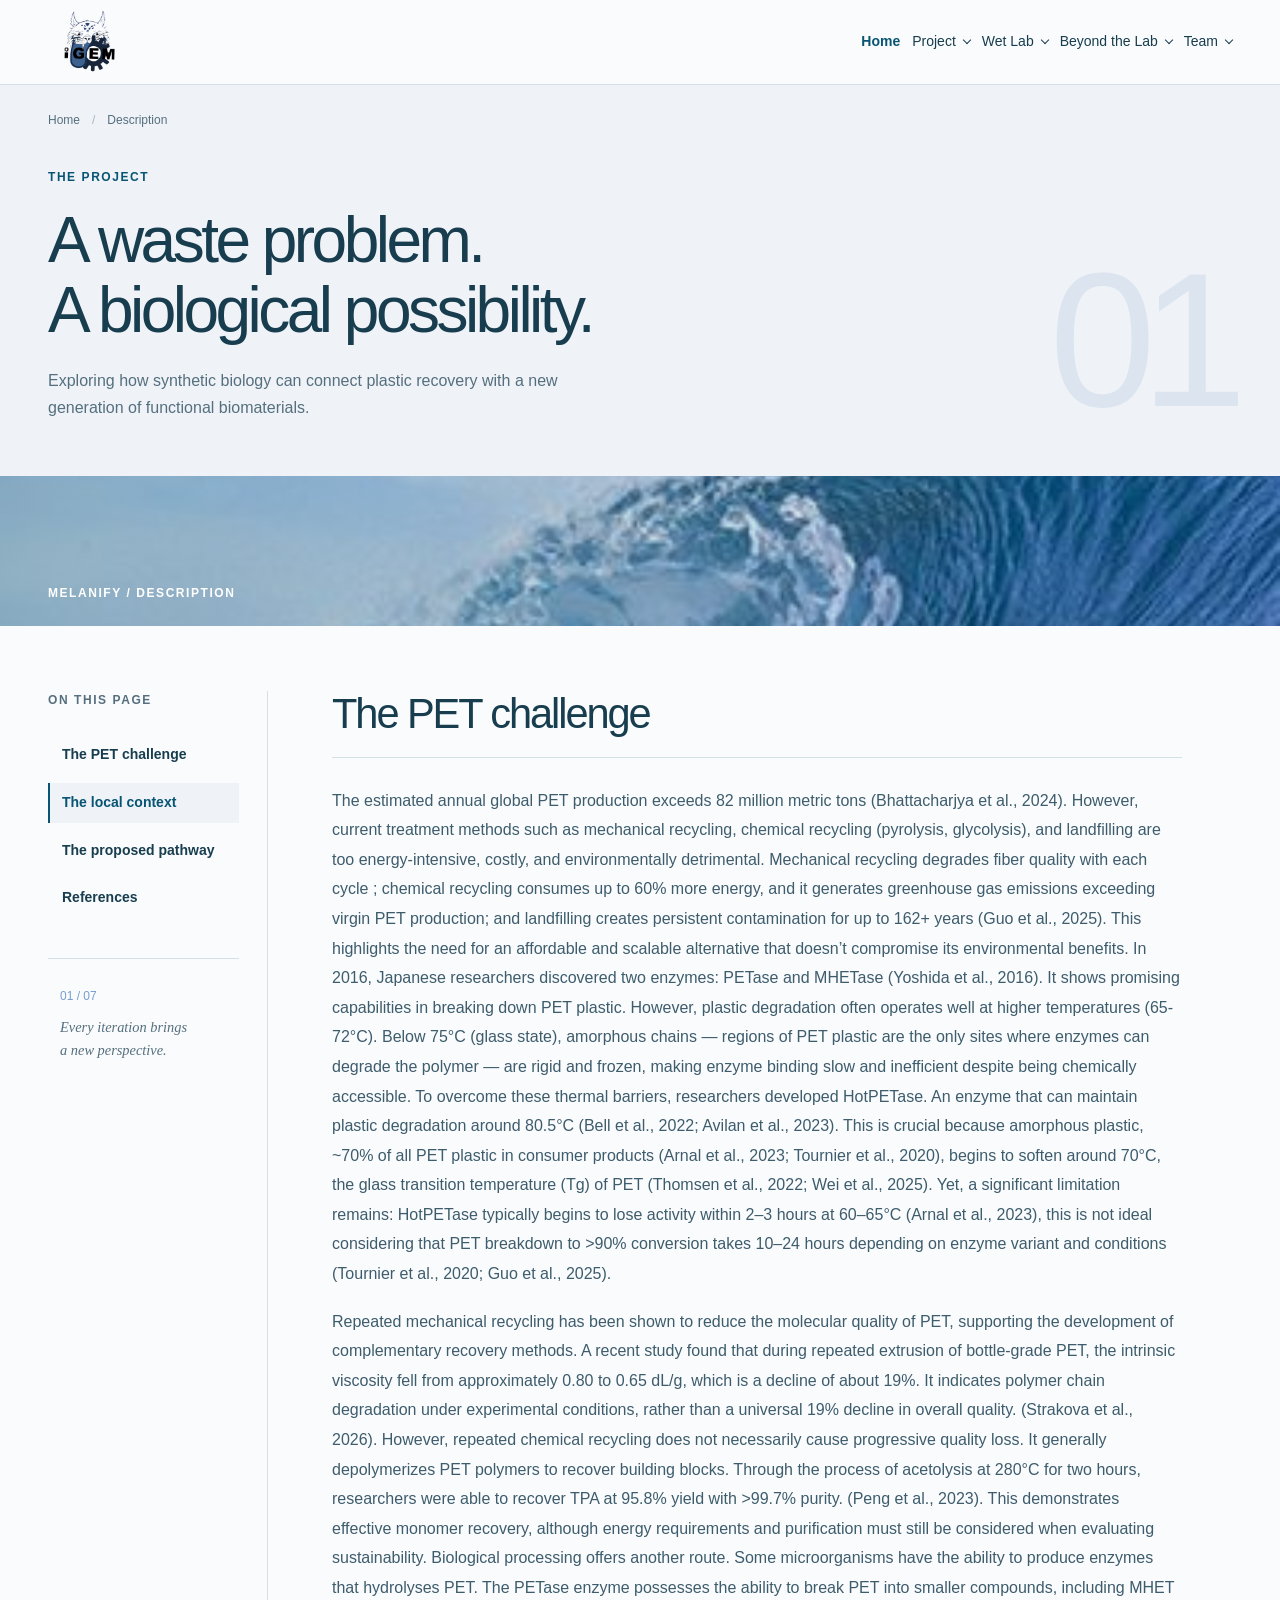
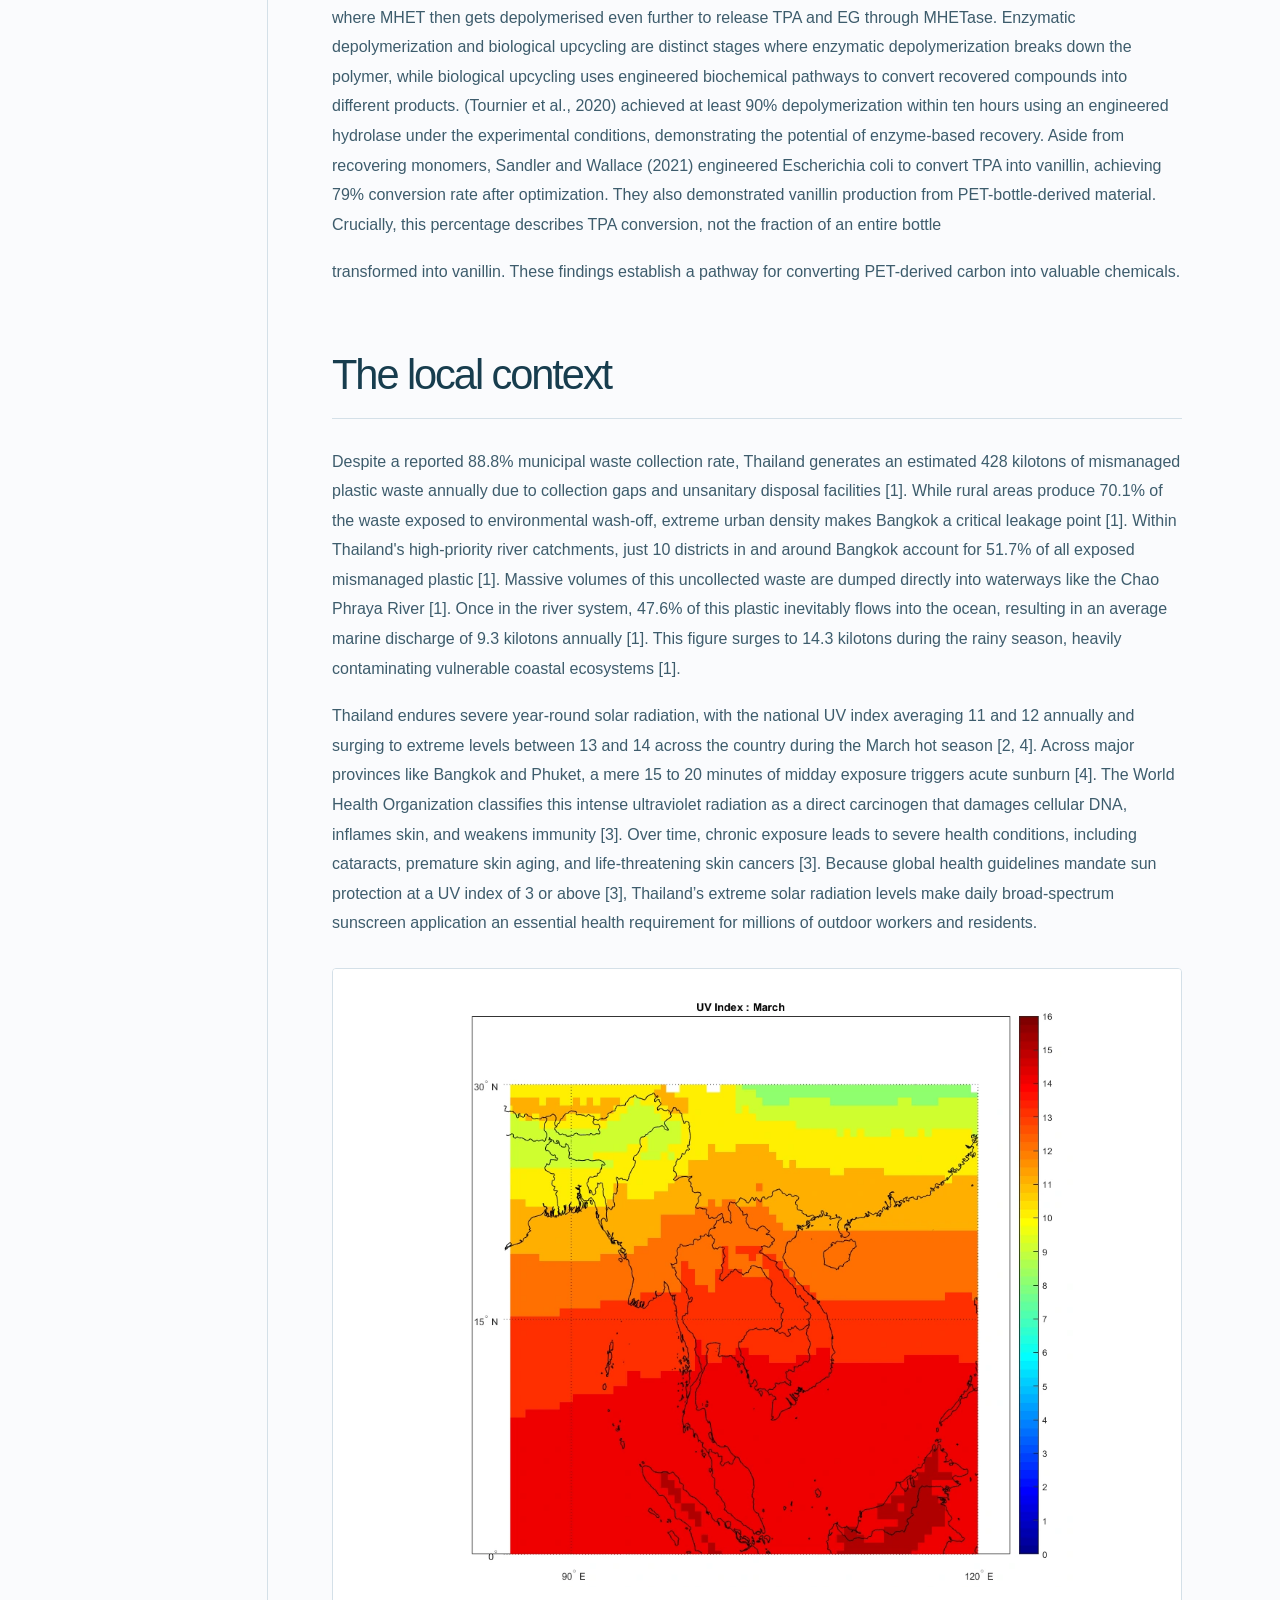
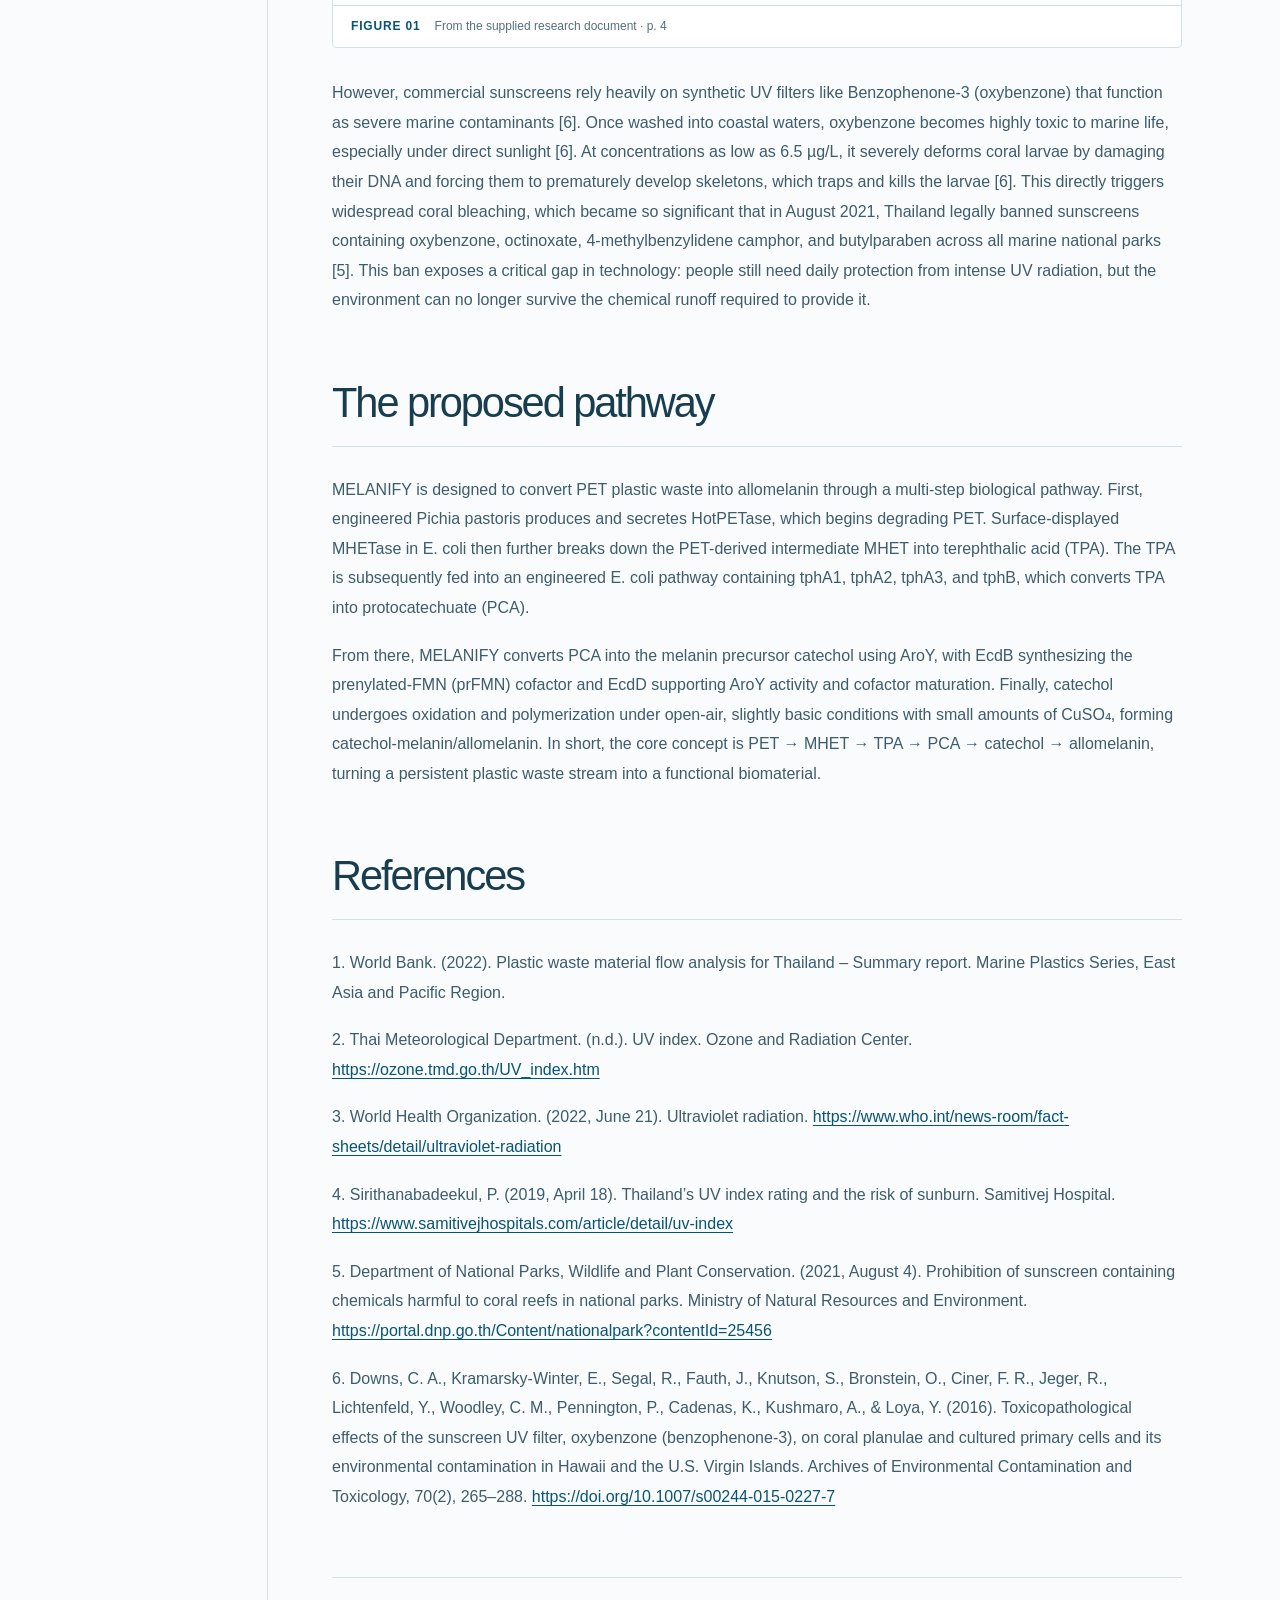
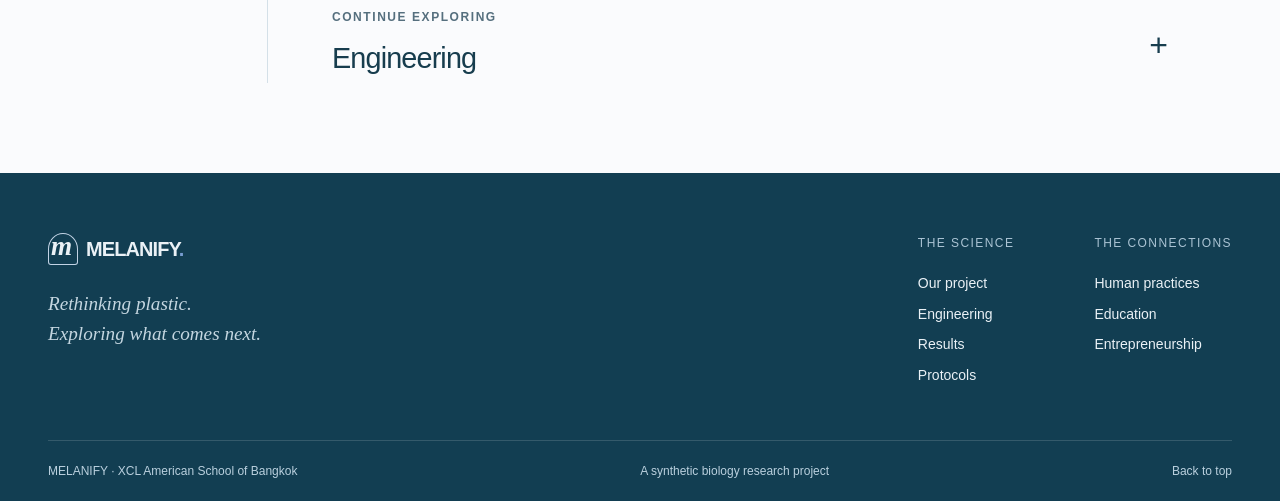
<file: description.html>
<!DOCTYPE html>
<html lang="en">
  <head>
    <meta charset="utf-8">
    <meta name="viewport" content="width=device-width, initial-scale=1">
    <meta name="theme-color" content="#075473">
    <meta name="description" content="MELANIFY explores a biological pathway from PET plastic waste to allomelanin. Discover our engineering, research and community work.">
    <title>Project description | MELANIFY</title>
    <link rel="icon" type="image/svg+xml" href="assets/favicon.svg">
    <link rel="stylesheet" href="styles.css">
    <script src="script.js" defer=""></script>
       
<style>

   /* GLOBAL BOX SIZING */


*,
*::before,
*::after {
  box-sizing: border-box;
}


   /* BRAND / LOGO */

.brand {
  display: inline-flex;
  align-items: center;
  gap: 8px;
  min-width: 0;
  max-width: 100%;
}

.brand-logo {
  display: block;
  width: 80px;
  height: 80px;
  max-width: 100%;
  flex: 0 0 auto;
  object-fit: contain;
  margin: 0;
}


   /* MAIN TAB INDICATOR */


.nav-main::before {
  content: "";
  display: block;
  width: 6px;
  height: 6px;
  background-color: #ffffff;
  border-radius: 50%;
}


   /* DROPDOWN INDICATOR */


.nav-dropdown-icon::before {
  content: "";
  display: block;
  width: 6px;
  height: 6px;
  border-right: 1.5px solid #ffffff;
  border-bottom: 1.5px solid #ffffff;
  transform: translateY(-2px) rotate(45deg);
}


   /* NAVIGATION LAYOUT */


#main-nav {
  display: flex;
  align-items: center;
  flex-wrap: wrap;
  gap: 8px 12px;
  max-width: 100%;
}

#main-nav > a.main-tab,
#main-nav .nav-group > summary {
  display: inline-flex;
  align-items: center;
  gap: 8px;
  min-width: 0;
  max-width: 100%;
  line-height: 1.5;
}

/* Main navigation links */

#main-nav > a {
  overflow-wrap: anywhere;
}

   /* SECTION HEADING */


.story-section .section-heading h2 {
  width: 100%;
  max-width: 800px;
  margin: 0 auto 16px;
  font-size: clamp(28px, 3.2vw, 42px);
  line-height: 1.2;
  text-align: center;
  white-space: normal;
  overflow-wrap: break-word;
  text-wrap: balance;
}


   /* TABLET RESPONSIVE */


@media (max-width: 900px) {
  .brand-logo {
    width: 36px;
    height: 36px;
  }

  #main-nav {
    gap: 8px 10px;
  }

  #main-nav > a.main-tab,
  #main-nav .nav-group > summary {
    gap: 6px;
    font-size: 14px;
  }

  .story-section .section-heading h2 {
    font-size: clamp(27px, 4vw, 36px);
  }
}


   /* MOBILE RESPONSIVE */


@media (max-width: 600px) {
  .brand {
    gap: 6px;
  }

  .brand-logo {
    width: 32px;
    height: 32px;
  }

  #main-nav {
    width: 100%;
    gap: 8px;
  }

  #main-nav > a.main-tab,
  #main-nav .nav-group > summary {
    font-size: 13px;
    gap: 6px;
  }

  #main-nav > a::before,
  #main-nav .nav-group > summary::before {
    width: 14px;
    height: 14px;
    min-width: 14px;
    flex-basis: 14px;
  }

  #main-nav .nav-group > summary::before {
    background-size: 11px;
  }

  .story-section .section-heading h2 {
    width: 100%;
    font-size: clamp(26px, 6.5vw, 34px);
    line-height: 1.25;
    text-align: left;
    white-space: normal;
    text-wrap: wrap;
  }
}


   /* SMALL MOBILE */


@media (max-width: 360px) {
  .brand-logo {
    width: 28px;
    height: 28px;
  }

  #main-nav {
    gap: 6px;
  }

  #main-nav > a.main-tab,
  #main-nav .nav-group > summary {
    font-size: 12px;
  }

  .story-section .section-heading h2 {
    font-size: 26px;
  }
}


   /* REDUCED MOTION ACCESSIBILITY */


@media (prefers-reduced-motion: reduce) {
  *,
  *::before,
  *::after {
    scroll-behavior: auto !important;
    animation-duration: 0.01ms !important;
    animation-iteration-count: 1 !important;
    transition-duration: 0.01ms !important;
  }
}
</style>
  </head>
  <body data-page="description">
    <a class="skip-link" href="#main">Skip to content</a>
   <header class="site-header">

  <div class="header-inner">

    <!-- Logo Image -->
    <a class="brand" href="index.html" aria-label="MELANIFY home">
        <!-- <span>MELANIFY<span class="brand-period">.</span></span> -->
      <img src="/logo-removebg-preview.png" alt="MELANIFY Logo" class="brand-logo">
    </a>

    
    <button class="menu-toggle" aria-expanded="false" aria-controls="main-nav">
      <span></span>
      <span></span>
      <span class="sr-only">Toggle navigation</span>
    </button>

    <nav id="main-nav" aria-label="Main navigation">

      <!-- Home -->
      <a href="index.html" aria-current="page">Home</a>

      <!-- Project -->
      <details class="nav-group">
        <summary>Project<span class="chevron"></span></summary>
        <div class="nav-dropdown">
          <a href="description.html">Description: Problem Breakdown</a>
          <a href="proposed-pathway.html">Proposed Pathway</a>
        </div>
      </details>

      <!-- Wet Lab -->
      <details class="nav-group">
        <summary>Wet Lab<span class="chevron"></span></summary>
        <div class="nav-dropdown">
          <a href="engineering.html">Engineering</a>
          <a href="results.html">Results</a>
          <a href="protocols.html">Protocols &amp; Notebook</a>
          <a href="safety.html">Safety</a>
        </div>
      </details>

      <!-- Beyond the Lab -->
      <details class="nav-group">
        <summary>Beyond the Lab<span class="chevron"></span></summary>
        <div class="nav-dropdown">
          <a href="human-practices.html">Integrated Human Practices</a>
          <a href="education.html">Education</a>
          <a href="entrepreneurship.html">Entrepreneurship</a>
        </div>
      </details>

      <!-- Team -->
      <details class="nav-group">
        <summary>Team<span class="chevron"></span></summary>
        <div class="nav-dropdown">
          <a href="members.html">Members</a>
          <a href="attributions.html">Attributions</a>
        </div>
      </details>

    </nav>

  </div>

  <div class="reading-progress" aria-hidden="true"></div>

</header>
    <main id="main">
      <section class="chapter-hero" id="top">
        <div class="wrap">
          <div class="breadcrumb"><a href="index.html">Home</a><span>/</span>Description</div>
          <div class="eyebrow">THE PROJECT</div>
          <h1>A waste problem.<br>A biological possibility.</h1>
          <p>Exploring how synthetic biology can connect plastic recovery with a new generation of functional biomaterials.</p>
          <span class="chapter-number" aria-hidden="true">01</span>
        </div>
      </section>
      <div class="chapter-banner">
        <img src="assets/ocean-palette.png" alt="" width="906" height="551">
        <span>MELANIFY / DESCRIPTION</span>
      </div>
      <div class="article-layout wrap">
        <aside class="article-sidebar">
          <div class="toc-sticky">
            <span class="small-label">ON THIS PAGE</span>
            <nav class="toc" aria-label="Chapter contents">
              <a class="toc-primary" href="#the-pet-challenge">The PET challenge</a>
              <a class="toc-primary" href="#the-local-context">The local context</a>
              <a class="toc-primary" href="#the-proposed-pathway">The proposed pathway</a>
              <a class="toc-primary" href="#references">References</a>
            </nav>
            <div class="sidebar-note">
              <span>01 / 07</span>
              <p>Every iteration brings<br>a new perspective.</p>
            </div>
          </div>
        </aside>
        <article class="article-content" id="chapter-content">
          <h2 id="the-pet-challenge" class="" data-reveal="">The PET challenge</h2>
          <p>The estimated annual global PET production exceeds 82 million metric tons (Bhattacharjya et al., 2024). However, current treatment methods such as mechanical recycling, chemical recycling (pyrolysis, glycolysis), and landfilling are too energy-intensive, costly, and environmentally detrimental. Mechanical recycling degrades fiber quality with each cycle ; chemical recycling consumes up to 60% more energy, and it generates greenhouse gas emissions exceeding virgin PET production; and landfilling creates persistent contamination for up to 162+ years (Guo et al., 2025). This highlights the need for an affordable and scalable alternative that doesn’t compromise its environmental benefits. In 2016, Japanese researchers discovered two enzymes: PETase and MHETase (Yoshida et al., 2016). It shows promising capabilities in breaking down PET plastic. However, plastic degradation often operates well at higher temperatures (65-72°C). Below 75°C (glass state), amorphous chains — regions of PET plastic are the only sites where enzymes can degrade the polymer — are rigid and frozen, making enzyme binding slow and inefficient despite being chemically accessible. To overcome these thermal barriers, researchers developed HotPETase. An enzyme that can maintain plastic degradation around 80.5°C (Bell et al., 2022; Avilan et al., 2023). This is crucial because amorphous plastic, ~70% of all PET plastic in consumer products (Arnal et al., 2023; Tournier et al., 2020), begins to soften around 70°C, the glass transition temperature (Tg) of PET (Thomsen et al., 2022; Wei et al., 2025). Yet, a significant limitation remains: HotPETase typically begins to lose activity within 2–3 hours at 60–65°C (Arnal et al., 2023), this is not ideal considering that PET breakdown to &gt;90% conversion takes 10–24 hours depending on enzyme variant and conditions (Tournier et al., 2020; Guo et al., 2025).</p>
          <p>Repeated mechanical recycling has been shown to reduce the molecular quality of PET, supporting the development of complementary recovery methods. A recent study found that during repeated extrusion of bottle-grade PET, the intrinsic viscosity fell from approximately 0.80 to 0.65 dL/g, which is a decline of about 19%. It indicates polymer chain degradation under experimental conditions, rather than a universal 19% decline in overall quality. (Strakova et al., 2026). However, repeated chemical recycling does not necessarily cause progressive quality loss. It generally depolymerizes PET polymers to recover building blocks. Through the process of acetolysis at 280°C for two hours, researchers were able to recover TPA at 95.8% yield with &gt;99.7% purity. (Peng et al., 2023). This demonstrates effective monomer recovery, although energy requirements and purification must still be considered when evaluating sustainability. Biological processing offers another route. Some microorganisms have the ability to produce enzymes that hydrolyses PET. The PETase enzyme possesses the ability to break PET into smaller compounds, including MHET where MHET then gets depolymerised even further to release TPA and EG through MHETase. Enzymatic depolymerization and biological upcycling are distinct stages where enzymatic depolymerization breaks down the polymer, while biological upcycling uses engineered biochemical pathways to convert recovered compounds into different products. (Tournier et al., 2020) achieved at least 90% depolymerization within ten hours using an engineered hydrolase under the experimental conditions, demonstrating the potential of enzyme-based recovery. Aside from recovering monomers, Sandler and Wallace (2021) engineered Escherichia coli to convert TPA into vanillin, achieving 79% conversion rate after optimization. They also demonstrated vanillin production from PET-bottle-derived material. Crucially, this percentage describes TPA conversion, not the fraction of an entire bottle</p>
          <p>transformed into vanillin. These findings establish a pathway for converting PET-derived carbon into valuable chemicals.</p>
          <h2 id="the-local-context" class="" data-reveal="">The local context</h2>
          <p>Despite a reported 88.8% municipal waste collection rate, Thailand generates an estimated 428 kilotons of mismanaged plastic waste annually due to collection gaps and unsanitary disposal facilities [1]. While rural areas produce 70.1% of the waste exposed to environmental wash-off, extreme urban density makes Bangkok a critical leakage point [1]. Within Thailand's high-priority river catchments, just 10 districts in and around Bangkok account for 51.7% of all exposed mismanaged plastic [1]. Massive volumes of this uncollected waste are dumped directly into waterways like the Chao Phraya River [1]. Once in the river system, 47.6% of this plastic inevitably flows into the ocean, resulting in an average marine discharge of 9.3 kilotons annually [1]. This figure surges to 14.3 kilotons during the rainy season, heavily contaminating vulnerable coastal ecosystems [1].</p>
          <p>Thailand endures severe year-round solar radiation, with the national UV index averaging 11 and 12 annually and surging to extreme levels between 13 and 14 across the country during the March hot season [2, 4]. Across major provinces like Bangkok and Phuket, a mere 15 to 20 minutes of midday exposure triggers acute sunburn [4]. The World Health Organization classifies this intense ultraviolet radiation as a direct carcinogen that damages cellular DNA, inflames skin, and weakens immunity [3]. Over time, chronic exposure leads to severe health conditions, including cataracts, premature skin aging, and life-threatening skin cancers [3]. Because global health guidelines mandate sun protection at a UV index of 3 or above [3], Thailand’s extreme solar radiation levels make daily broad-spectrum sunscreen application an essential health requirement for millions of outdoor workers and residents.</p>
          <figure class="research-figure" data-reveal="">
            <a class="figure-open" data-image="assets/figure-4-4.webp" data-alt="Supplied Description figure, source page 4" aria-label="Enlarge figure from source page 4" href="assets/figure-4-4.webp" target="_blank" rel="noopener"><img src="assets/figure-4-4.webp" alt="Supplied Description figure from source page 4" width="875" height="825" loading="lazy"><span class="figure-zoom">View full size</span></a>
            <figcaption><span>FIGURE 01</span>From the supplied research document · p. 4</figcaption>
          </figure>
          <p>However, commercial sunscreens rely heavily on synthetic UV filters like Benzophenone-3 (oxybenzone) that function as severe marine contaminants [6]. Once washed into coastal waters, oxybenzone becomes highly toxic to marine life, especially under direct sunlight [6]. At concentrations as low as 6.5 µg/L, it severely deforms coral larvae by damaging their DNA and forcing them to prematurely develop skeletons, which traps and kills the larvae [6]. This directly triggers widespread coral bleaching, which became so significant that in August 2021, Thailand legally banned sunscreens containing oxybenzone, octinoxate, 4-methylbenzylidene camphor, and butylparaben across all marine national parks [5]. This ban exposes a critical gap in technology: people still need daily protection from intense UV radiation, but the environment can no longer survive the chemical runoff required to provide it.</p>
          <h2 id="the-proposed-pathway" class="" data-reveal="">The proposed pathway</h2>
          <p>MELANIFY is designed to convert PET plastic waste into allomelanin through a multi-step biological pathway. First, engineered Pichia pastoris produces and secretes HotPETase, which begins degrading PET. Surface-displayed MHETase in E. coli then further breaks down the PET-derived intermediate MHET into terephthalic acid (TPA). The TPA is subsequently fed into an engineered E. coli pathway containing tphA1, tphA2, tphA3, and tphB, which converts TPA into protocatechuate (PCA).</p>
          <p>From there, MELANIFY converts PCA into the melanin precursor catechol using AroY, with EcdB synthesizing the prenylated-FMN (prFMN) cofactor and EcdD supporting AroY activity and cofactor maturation. Finally, catechol undergoes oxidation and polymerization under open-air, slightly basic conditions with small amounts of CuSO₄, forming catechol-melanin/allomelanin. In short, the core concept is PET → MHET → TPA → PCA → catechol → allomelanin, turning a persistent plastic waste stream into a functional biomaterial.</p>
          <h2 id="references" class="" data-reveal="">References</h2>
          <p>1. World Bank. (2022). Plastic waste material flow analysis for Thailand – Summary report. Marine Plastics Series, East Asia and Pacific Region.</p>
          <p>2. Thai Meteorological Department. (n.d.). UV index. Ozone and Radiation Center. <a href="https://ozone.tmd.go.th/UV_index.htm" target="_blank" rel="noopener noreferrer">https://ozone.tmd.go.th/UV_index.htm</a></p>
          <p>3. World Health Organization. (2022, June 21). Ultraviolet radiation. <a href="https://www.who.int/news-room/fact-sheets/detail/ultraviolet-radiation" target="_blank" rel="noopener noreferrer">https://www.who.int/news-room/fact-sheets/detail/ultraviolet-radiation</a></p>
          <p>4. Sirithanabadeekul, P. (2019, April 18). Thailand’s UV index rating and the risk of sunburn. Samitivej Hospital. <a href="https://www.samitivejhospitals.com/article/detail/uv-index" target="_blank" rel="noopener noreferrer">https://www.samitivejhospitals.com/article/detail/uv-index</a></p>
          <p>5. Department of National Parks, Wildlife and Plant Conservation. (2021, August 4). Prohibition of sunscreen containing chemicals harmful to coral reefs in national parks. Ministry of Natural Resources and Environment. <a href="https://portal.dnp.go.th/Content/nationalpark?contentId=25456" target="_blank" rel="noopener noreferrer">https://portal.dnp.go.th/Content/nationalpark?contentId=25456</a></p>
          <p>6. Downs, C. A., Kramarsky-Winter, E., Segal, R., Fauth, J., Knutson, S., Bronstein, O., Ciner, F. R., Jeger, R., Lichtenfeld, Y., Woodley, C. M., Pennington, P., Cadenas, K., Kushmaro, A., &amp; Loya, Y. (2016). Toxicopathological effects of the sunscreen UV filter, oxybenzone (benzophenone-3), on coral planulae and cultured primary cells and its environmental contamination in Hawaii and the U.S. Virgin Islands. Archives of Environmental Contamination and Toxicology, 70(2), 265–288. <a href="https://doi.org/10.1007/s00244-015-0227-7" target="_blank" rel="noopener noreferrer">https://doi.org/10.1007/s00244-015-0227-7</a></p>
          <a class="next-chapter" id="chapter-next" href="engineering.html" data-reveal=""><span><span class="small-label">CONTINUE EXPLORING</span><strong>Engineering</strong></span><span class="next-plus" aria-hidden="true">+</span></a>
        </article>
      </div>
    </main>
    <footer class="site-footer">
      <div class="footer-top">
        <div>
          <a class="brand footer-brand" href="index.html"><span class="brand-mark" aria-hidden="true">m</span><span>MELANIFY<span class="brand-period">.</span></span></a>
          <p>Rethinking plastic.<br>Exploring what comes next.</p>
        </div>
        <div class="footer-links">
          <div>
            <span>THE SCIENCE</span>
            <a href="description.html" aria-current="page">Our project</a>
            <a href="engineering.html">Engineering</a>
            <a href="results.html">Results</a>
            <a href="protocols.html">Protocols</a>
          </div>
          <div>
            <span>THE CONNECTIONS</span>
            <a href="human-practices.html">Human practices</a>
            <a href="education.html">Education</a>
            <a href="entrepreneurship.html">Entrepreneurship</a>
          </div>
        </div>
      </div>
      <div class="footer-bottom">
        <span>MELANIFY · XCL American School of Bangkok</span>
        <span>A synthetic biology research project</span>
        <a href="#top">Back to top</a>
      </div>
    </footer>
    <dialog class="figure-dialog" aria-label="Enlarged research figure">
      <button class="dialog-close" aria-label="Close enlarged figure">Close <span aria-hidden="true">×</span></button>
      <img alt="">
      <p>Original figure from the supplied research document</p>
    </dialog>
  </body>
</html>
</file>
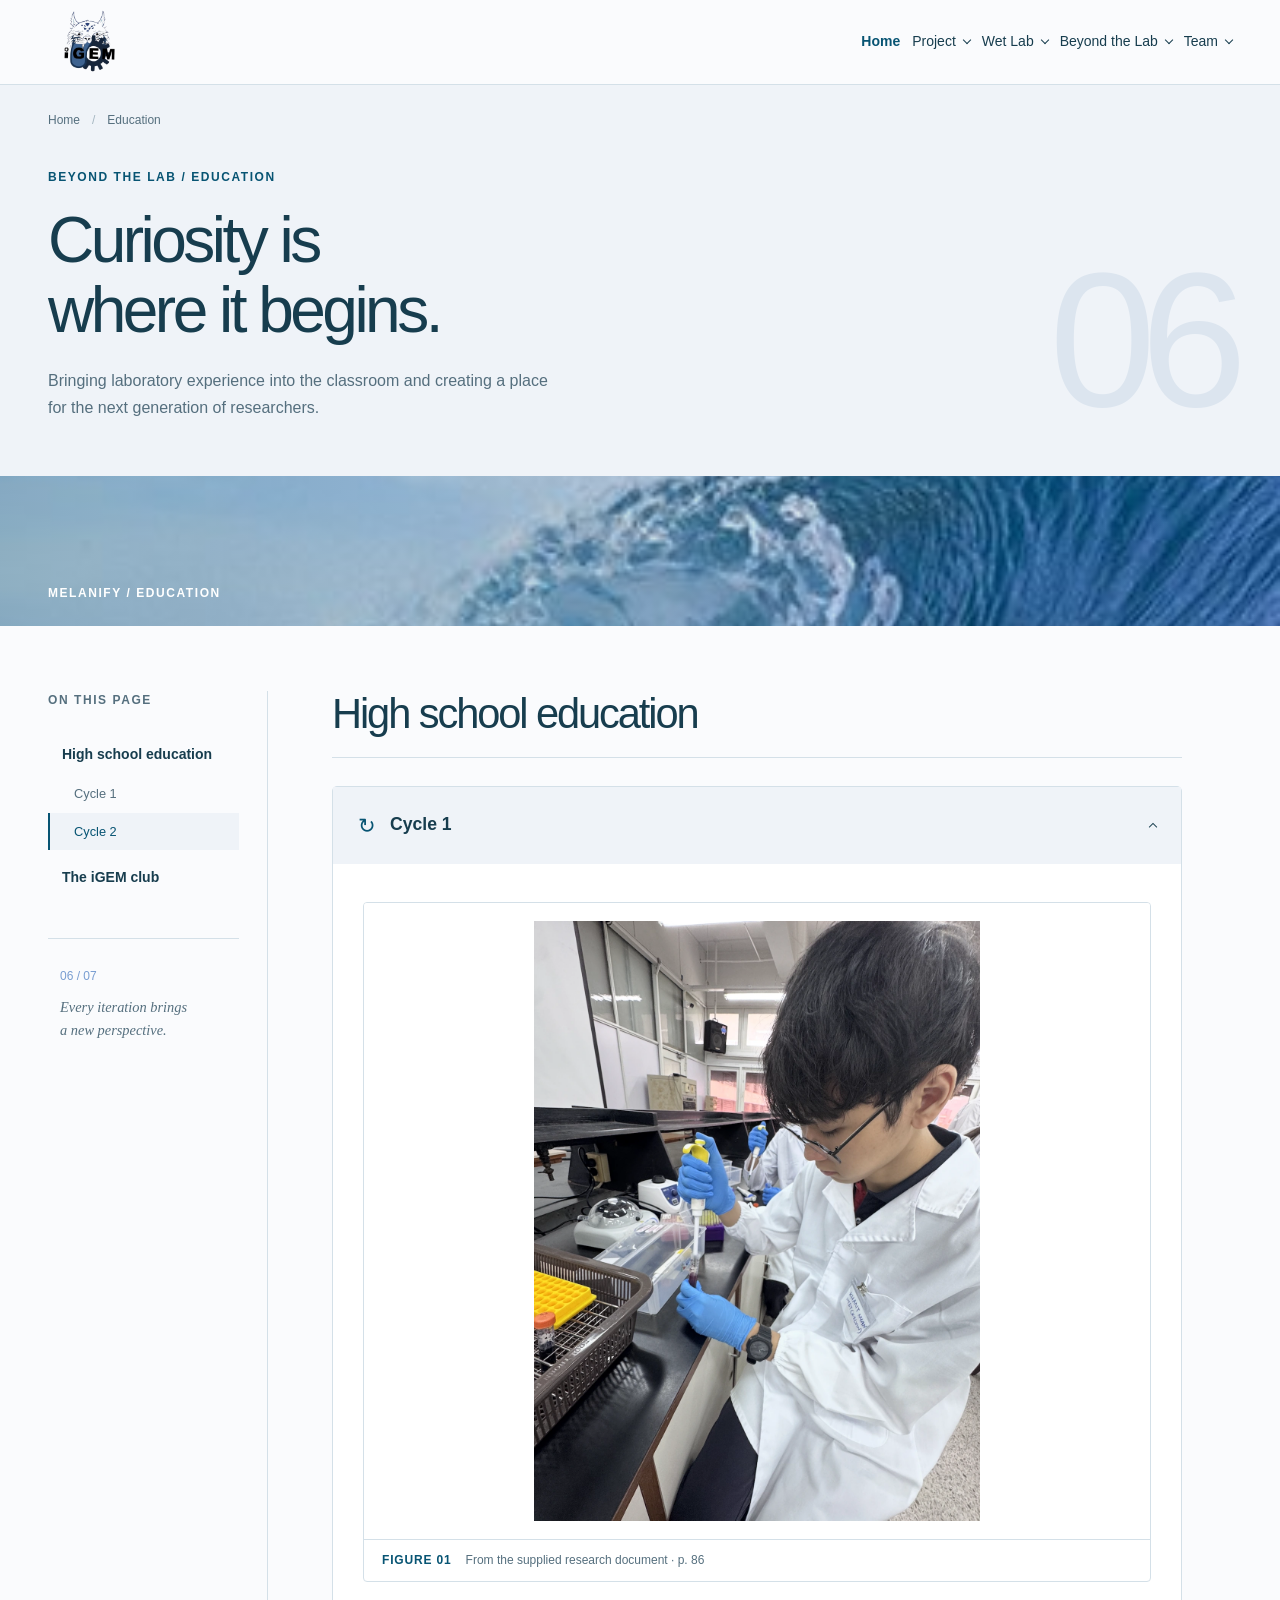
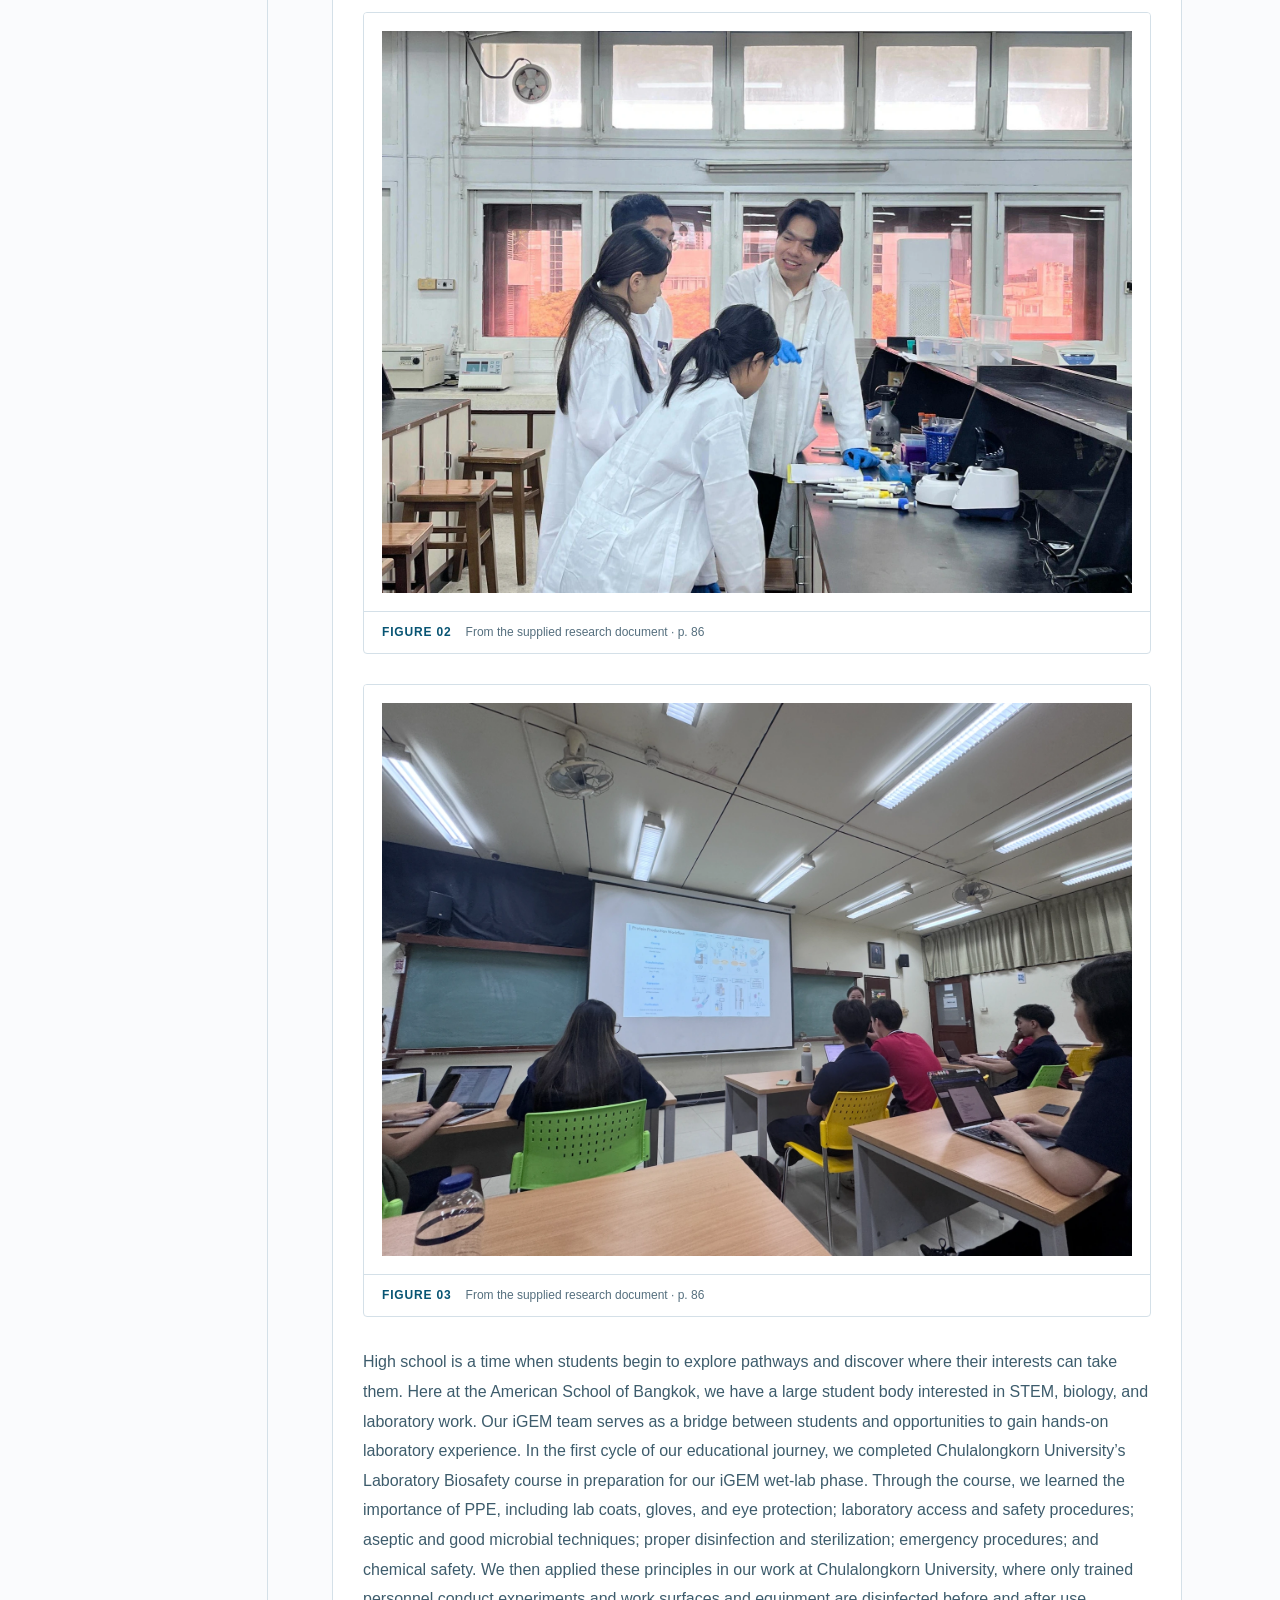
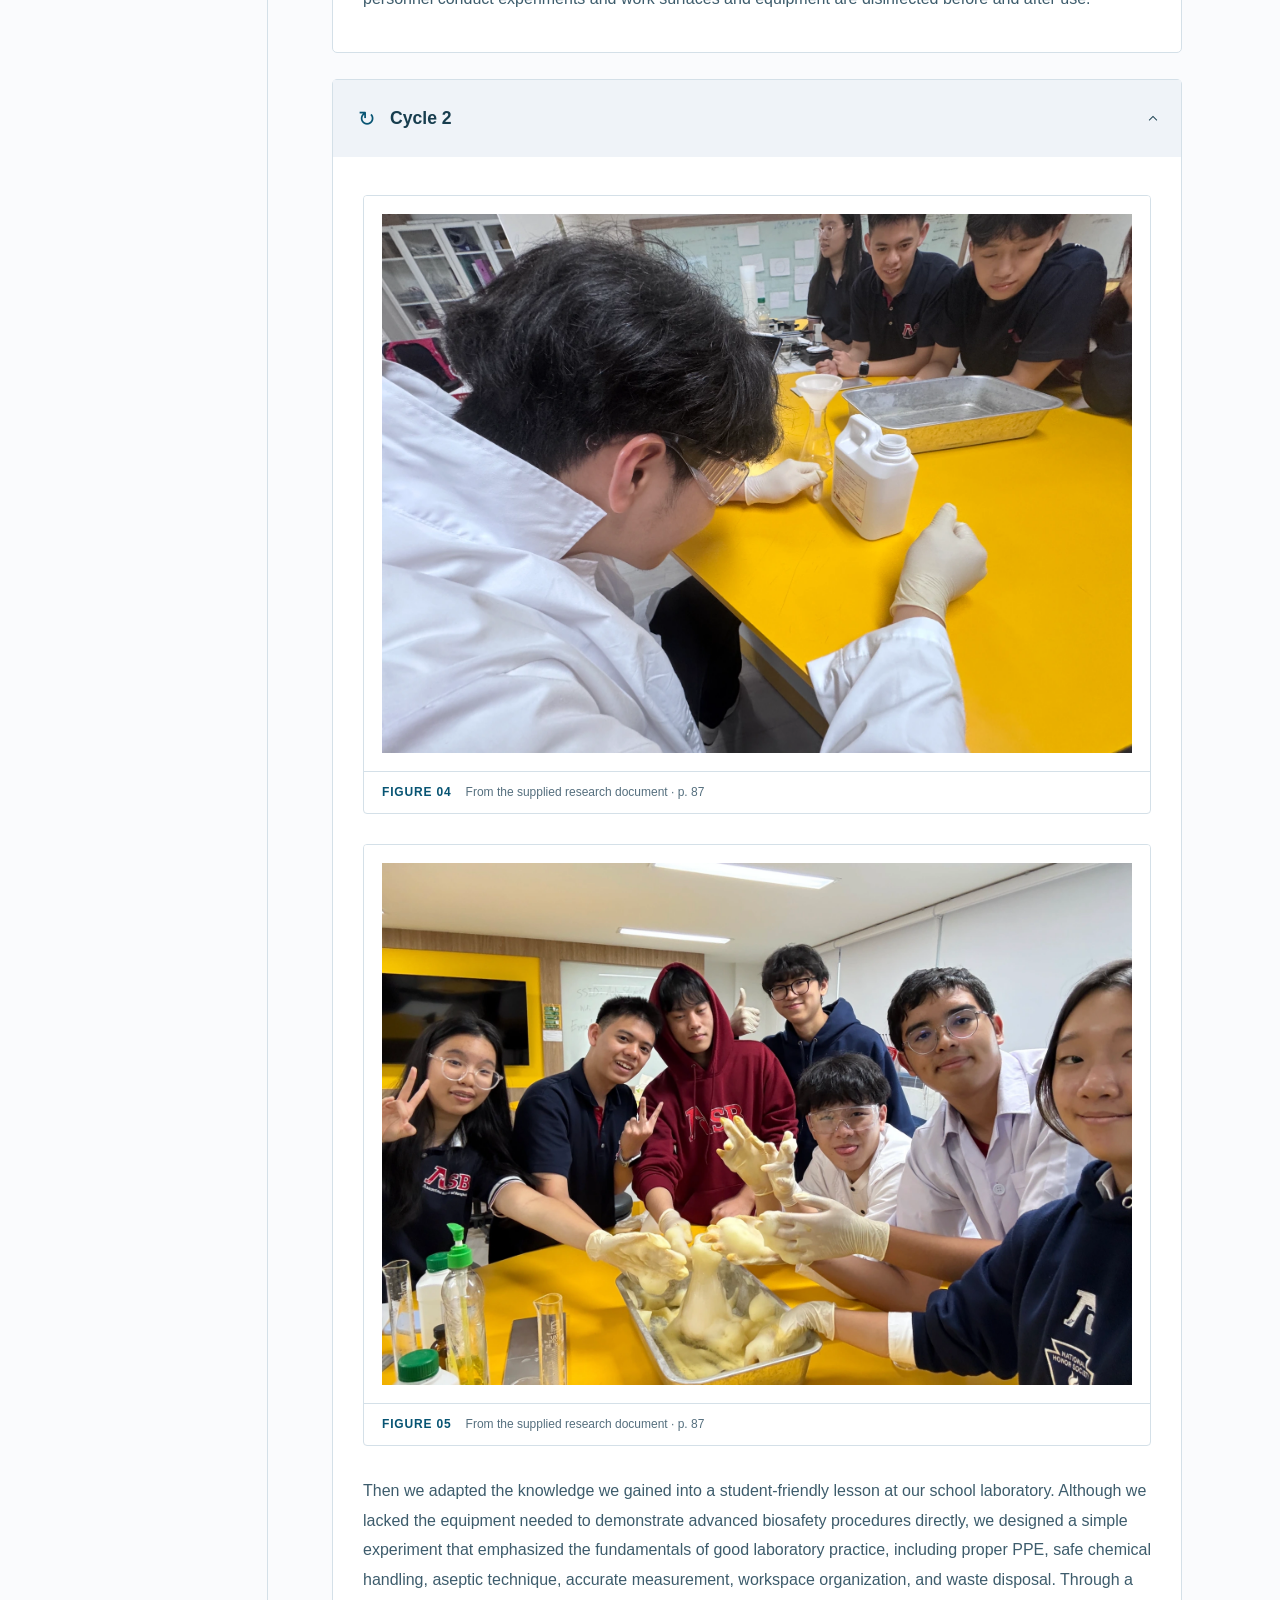
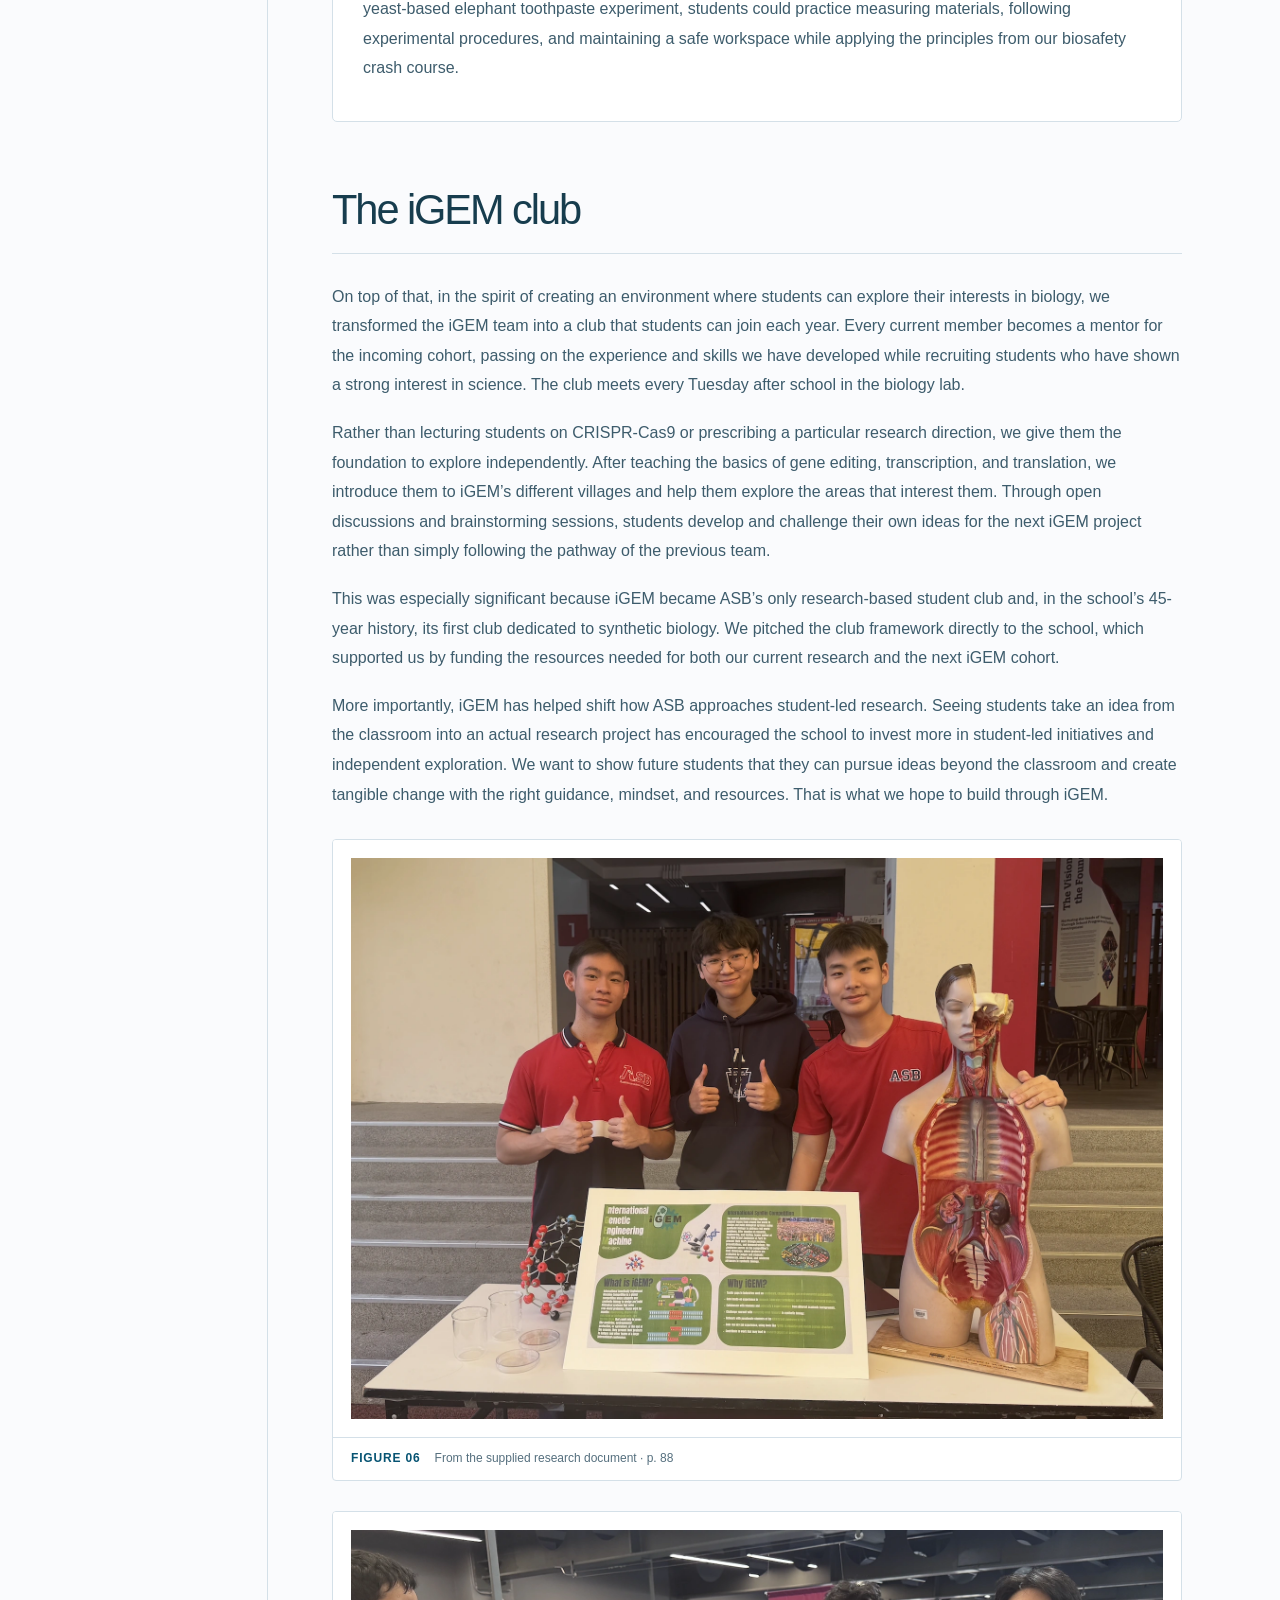
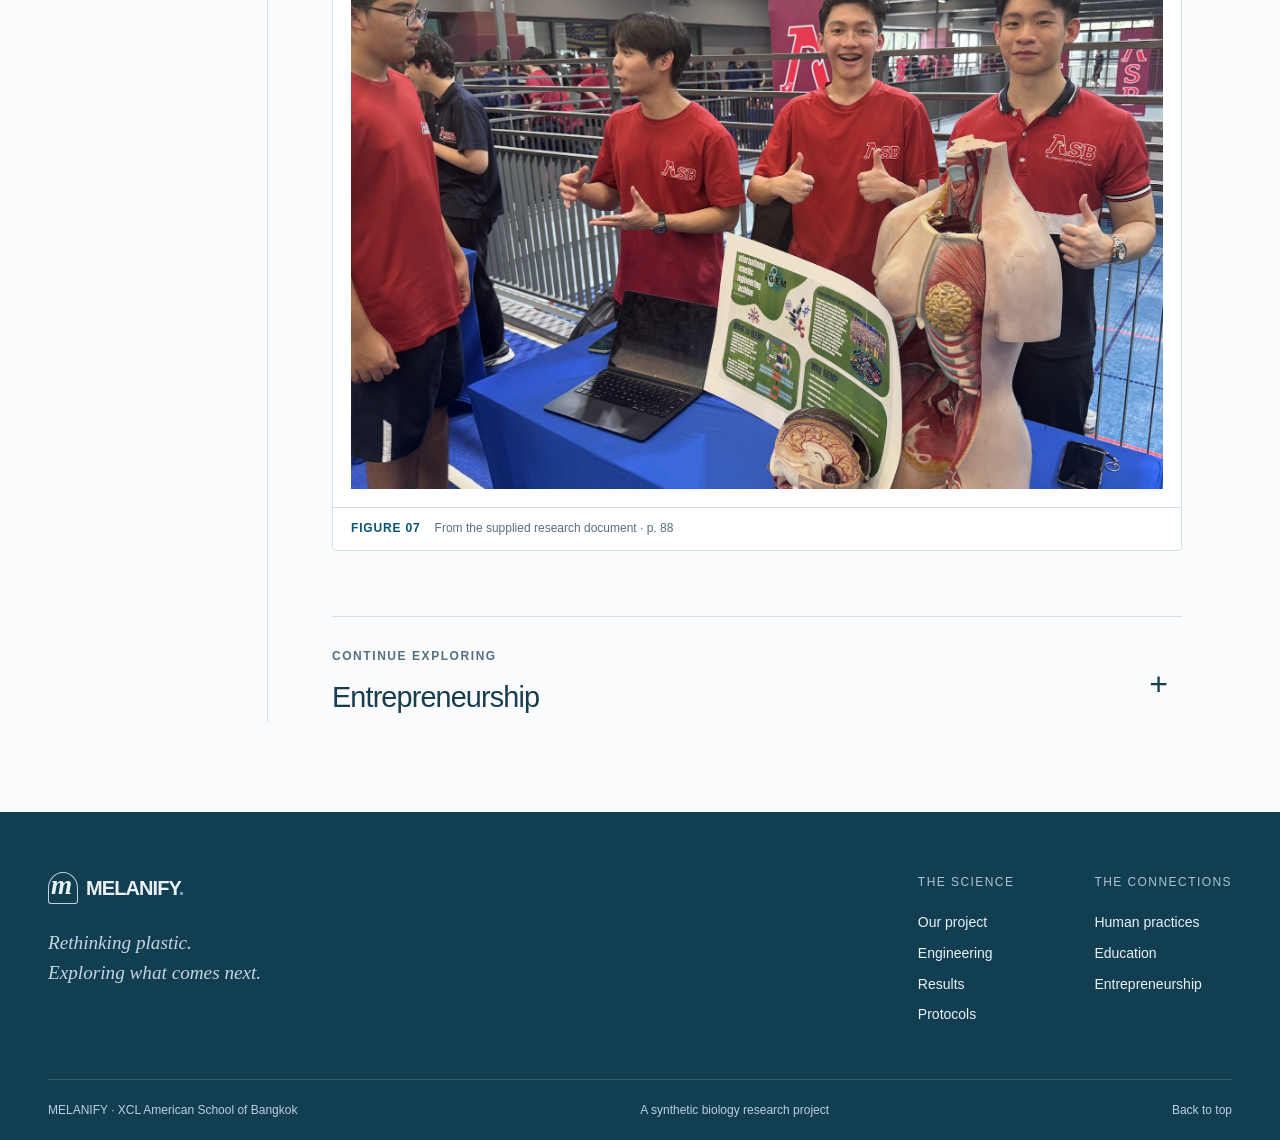
<file: education.html>
<!DOCTYPE html>
<html lang="en">
  <head>
    <meta charset="utf-8">
    <meta name="viewport" content="width=device-width, initial-scale=1">
    <meta name="theme-color" content="#075473">
    <meta name="description" content="MELANIFY explores a biological pathway from PET plastic waste to allomelanin. Discover our engineering, research and community work.">
    <title>Education | MELANIFY</title>
    <link rel="icon" type="image/svg+xml" href="assets/favicon.svg">
    <link rel="stylesheet" href="styles.css">
    <script src="script.js" defer=""></script>

    <style>

   /* GLOBAL BOX SIZING */


*,
*::before,
*::after {
  box-sizing: border-box;
}


   /* BRAND / LOGO */

.brand {
  display: inline-flex;
  align-items: center;
  gap: 8px;
  min-width: 0;
  max-width: 100%;
}

.brand-logo {
  display: block;
  width: 80px;
  height: 80px;
  max-width: 100%;
  flex: 0 0 auto;
  object-fit: contain;
  margin: 0;
}


   /* MAIN TAB INDICATOR */


.nav-main::before {
  content: "";
  display: block;
  width: 6px;
  height: 6px;
  background-color: #ffffff;
  border-radius: 50%;
}


   /* DROPDOWN INDICATOR */


.nav-dropdown-icon::before {
  content: "";
  display: block;
  width: 6px;
  height: 6px;
  border-right: 1.5px solid #ffffff;
  border-bottom: 1.5px solid #ffffff;
  transform: translateY(-2px) rotate(45deg);
}


   /* NAVIGATION LAYOUT */


#main-nav {
  display: flex;
  align-items: center;
  flex-wrap: wrap;
  gap: 8px 12px;
  max-width: 100%;
}

#main-nav > a.main-tab,
#main-nav .nav-group > summary {
  display: inline-flex;
  align-items: center;
  gap: 8px;
  min-width: 0;
  max-width: 100%;
  line-height: 1.5;
}

/* Main navigation links */

#main-nav > a {
  overflow-wrap: anywhere;
}

   /* SECTION HEADING */


.story-section .section-heading h2 {
  width: 100%;
  max-width: 800px;
  margin: 0 auto 16px;
  font-size: clamp(28px, 3.2vw, 42px);
  line-height: 1.2;
  text-align: center;
  white-space: normal;
  overflow-wrap: break-word;
  text-wrap: balance;
}


   /* TABLET RESPONSIVE */


@media (max-width: 900px) {
  .brand-logo {
    width: 36px;
    height: 36px;
  }

  #main-nav {
    gap: 8px 10px;
  }

  #main-nav > a.main-tab,
  #main-nav .nav-group > summary {
    gap: 6px;
    font-size: 14px;
  }

  .story-section .section-heading h2 {
    font-size: clamp(27px, 4vw, 36px);
  }
}


   /* MOBILE RESPONSIVE */


@media (max-width: 600px) {
  .brand {
    gap: 6px;
  }

  .brand-logo {
    width: 32px;
    height: 32px;
  }

  #main-nav {
    width: 100%;
    gap: 8px;
  }

  #main-nav > a.main-tab,
  #main-nav .nav-group > summary {
    font-size: 13px;
    gap: 6px;
  }

  #main-nav > a::before,
  #main-nav .nav-group > summary::before {
    width: 14px;
    height: 14px;
    min-width: 14px;
    flex-basis: 14px;
  }

  #main-nav .nav-group > summary::before {
    background-size: 11px;
  }

  .story-section .section-heading h2 {
    width: 100%;
    font-size: clamp(26px, 6.5vw, 34px);
    line-height: 1.25;
    text-align: left;
    white-space: normal;
    text-wrap: wrap;
  }
}


   /* SMALL MOBILE */


@media (max-width: 360px) {
  .brand-logo {
    width: 28px;
    height: 28px;
  }

  #main-nav {
    gap: 6px;
  }

  #main-nav > a.main-tab,
  #main-nav .nav-group > summary {
    font-size: 12px;
  }

  .story-section .section-heading h2 {
    font-size: 26px;
  }
}


   /* REDUCED MOTION ACCESSIBILITY */


@media (prefers-reduced-motion: reduce) {
  *,
  *::before,
  *::after {
    scroll-behavior: auto !important;
    animation-duration: 0.01ms !important;
    animation-iteration-count: 1 !important;
    transition-duration: 0.01ms !important;
  }
}
</style>
  </head>
  <body data-page="education">
    <a class="skip-link" href="#main">Skip to content</a>
   <header class="site-header">

  <div class="header-inner">

    <!-- Logo Image -->
    <a class="brand" href="index.html" aria-label="MELANIFY home">
        <!-- <span>MELANIFY<span class="brand-period">.</span></span> -->
      <img src="/logo-removebg-preview.png" alt="MELANIFY Logo" class="brand-logo">
    </a>

    
    <button class="menu-toggle" aria-expanded="false" aria-controls="main-nav">
      <span></span>
      <span></span>
      <span class="sr-only">Toggle navigation</span>
    </button>

    <nav id="main-nav" aria-label="Main navigation">

      <!-- Home -->
      <a href="index.html" aria-current="page">Home</a>

      <!-- Project -->
      <details class="nav-group">
        <summary>Project<span class="chevron"></span></summary>
        <div class="nav-dropdown">
          <a href="description.html">Description: Problem Breakdown</a>
          <a href="proposed-pathway.html">Proposed Pathway</a>
        </div>
      </details>

      <!-- Wet Lab -->
      <details class="nav-group">
        <summary>Wet Lab<span class="chevron"></span></summary>
        <div class="nav-dropdown">
          <a href="engineering.html">Engineering</a>
          <a href="results.html">Results</a>
          <a href="protocols.html">Protocols &amp; Notebook</a>
          <a href="safety.html">Safety</a>
        </div>
      </details>

      <!-- Beyond the Lab -->
      <details class="nav-group">
        <summary>Beyond the Lab<span class="chevron"></span></summary>
        <div class="nav-dropdown">
          <a href="human-practices.html">Integrated Human Practices</a>
          <a href="education.html">Education</a>
          <a href="entrepreneurship.html">Entrepreneurship</a>
        </div>
      </details>

      <!-- Team -->
      <details class="nav-group">
        <summary>Team<span class="chevron"></span></summary>
        <div class="nav-dropdown">
          <a href="members.html">Members</a>
          <a href="attributions.html">Attributions</a>

        </div>
      </details>

    </nav>

   

  </div>

  <div class="reading-progress" aria-hidden="true"></div>

</header>
    <main id="main">
      <section class="chapter-hero" id="top">
        <div class="wrap">
          <div class="breadcrumb"><a href="index.html">Home</a><span>/</span>Education</div>
          <div class="eyebrow">BEYOND THE LAB / EDUCATION</div>
          <h1>Curiosity is<br>where it begins.</h1>
          <p>Bringing laboratory experience into the classroom and creating a place for the next generation of researchers.</p>
          <span class="chapter-number" aria-hidden="true">06</span>
        </div>
      </section>
      <div class="chapter-banner">
        <img src="assets/ocean-palette.png" alt="" width="906" height="551">
        <span>MELANIFY / EDUCATION</span>
      </div>
      <div class="article-layout wrap">
        <aside class="article-sidebar">
          <div class="toc-sticky">
            <span class="small-label">ON THIS PAGE</span>
            <nav class="toc" aria-label="Chapter contents">
              <a class="toc-primary" href="#high-school-education">High school education</a>
              <a class="toc-secondary" href="#cycle-1">Cycle 1</a>
              <a class="toc-secondary" href="#cycle-2">Cycle 2</a>
              <a class="toc-primary" href="#the-igem-club">The iGEM club</a>
            </nav>
            <div class="sidebar-note">
              <span>06 / 07</span>
              <p>Every iteration brings<br>a new perspective.</p>
            </div>
          </div>
        </aside>
        <article class="article-content" id="chapter-content">
          <h2 id="high-school-education" class="" data-reveal="">High school education</h2>
          <details class="cycle-block" id="cycle-1" open="">
            <summary><span class="cycle-icon" aria-hidden="true">↻</span><span>Cycle 1</span><span class="chevron"></span></summary>
            <div class="cycle-content">
              <figure class="research-figure" data-reveal="">
                <a class="figure-open" data-image="assets/figure-86-6.webp" data-alt="Supplied Education figure, source page 86" aria-label="Enlarge figure from source page 86" href="assets/figure-86-6.webp" target="_blank" rel="noopener"><img src="assets/figure-86-6.webp" alt="Supplied Education figure from source page 86" width="1172" height="1580" loading="lazy"><span class="figure-zoom">View full size</span></a>
                <figcaption><span>FIGURE 01</span>From the supplied research document · p. 86</figcaption>
              </figure>
              <figure class="research-figure" data-reveal="">
                <a class="figure-open" data-image="assets/figure-86-5.webp" data-alt="Supplied Education figure, source page 86" aria-label="Enlarge figure from source page 86" href="assets/figure-86-5.webp" target="_blank" rel="noopener"><img src="assets/figure-86-5.webp" alt="Supplied Education figure from source page 86" width="1800" height="1349" loading="lazy"><span class="figure-zoom">View full size</span></a>
                <figcaption><span>FIGURE 02</span>From the supplied research document · p. 86</figcaption>
              </figure>
              <figure class="research-figure" data-reveal="">
                <a class="figure-open" data-image="assets/figure-86-7.webp" data-alt="Supplied Education figure, source page 86" aria-label="Enlarge figure from source page 86" href="assets/figure-86-7.webp" target="_blank" rel="noopener"><img src="assets/figure-86-7.webp" alt="Supplied Education figure from source page 86" width="1800" height="1327" loading="lazy"><span class="figure-zoom">View full size</span></a>
                <figcaption><span>FIGURE 03</span>From the supplied research document · p. 86</figcaption>
              </figure>
              <p>High school is a time when students begin to explore pathways and discover where their interests can take them. Here at the American School of Bangkok, we have a large student body interested in STEM, biology, and laboratory work. Our iGEM team serves as a bridge between students and opportunities to gain hands-on laboratory experience. In the first cycle of our educational journey, we completed Chulalongkorn University’s Laboratory Biosafety course in preparation for our iGEM wet-lab phase. Through the course, we learned the importance of PPE, including lab coats, gloves, and eye protection; laboratory access and safety procedures; aseptic and good microbial techniques; proper disinfection and sterilization; emergency procedures; and chemical safety. We then applied these principles in our work at Chulalongkorn University, where only trained personnel conduct experiments and work surfaces and equipment are disinfected before and after use.</p>
            </div>
          </details>
          <details class="cycle-block" id="cycle-2" open="">
            <summary><span class="cycle-icon" aria-hidden="true">↻</span><span>Cycle 2</span><span class="chevron"></span></summary>
            <div class="cycle-content">
              <figure class="research-figure" data-reveal="">
                <a class="figure-open" data-image="assets/figure-87-10.webp" data-alt="Supplied Education figure, source page 87" aria-label="Enlarge figure from source page 87" href="assets/figure-87-10.webp" target="_blank" rel="noopener"><img src="assets/figure-87-10.webp" alt="Supplied Education figure from source page 87" width="1800" height="1293" loading="lazy"><span class="figure-zoom">View full size</span></a>
                <figcaption><span>FIGURE 04</span>From the supplied research document · p. 87</figcaption>
              </figure>
              <figure class="research-figure" data-reveal="">
                <a class="figure-open" data-image="assets/figure-87-9.webp" data-alt="Supplied Education figure, source page 87" aria-label="Enlarge figure from source page 87" href="assets/figure-87-9.webp" target="_blank" rel="noopener"><img src="assets/figure-87-9.webp" alt="Supplied Education figure from source page 87" width="1800" height="1252" loading="lazy"><span class="figure-zoom">View full size</span></a>
                <figcaption><span>FIGURE 05</span>From the supplied research document · p. 87</figcaption>
              </figure>
              <p>Then we adapted the knowledge we gained into a student-friendly lesson at our school laboratory. Although we lacked the equipment needed to demonstrate advanced biosafety procedures directly, we designed a simple experiment that emphasized the fundamentals of good laboratory practice, including proper PPE, safe chemical handling, aseptic technique, accurate measurement, workspace organization, and waste disposal. Through a yeast-based elephant toothpaste experiment, students could practice measuring materials, following experimental procedures, and maintaining a safe workspace while applying the principles from our biosafety crash course.</p>
            </div>
          </details>
          <h2 id="the-igem-club" class="" data-reveal="">The iGEM club</h2>
          <p>On top of that, in the spirit of creating an environment where students can explore their interests in biology, we transformed the iGEM team into a club that students can join each year. Every current member becomes a mentor for the incoming cohort, passing on the experience and skills we have developed while recruiting students who have shown a strong interest in science. The club meets every Tuesday after school in the biology lab.</p>
          <p>Rather than lecturing students on CRISPR-Cas9 or prescribing a particular research direction, we give them the foundation to explore independently. After teaching the basics of gene editing, transcription, and translation, we introduce them to iGEM’s different villages and help them explore the areas that interest them. Through open discussions and brainstorming sessions, students develop and challenge their own ideas for the next iGEM project rather than simply following the pathway of the previous team.</p>
          <p>This was especially significant because iGEM became ASB’s only research-based student club and, in the school’s 45-year history, its first club dedicated to synthetic biology. We pitched the club framework directly to the school, which supported us by funding the resources needed for both our current research and the next iGEM cohort.</p>
          <p>More importantly, iGEM has helped shift how ASB approaches student-led research. Seeing students take an idea from the classroom into an actual research project has encouraged the school to invest more in student-led initiatives and independent exploration. We want to show future students that they can pursue ideas beyond the classroom and create tangible change with the right guidance, mindset, and resources. That is what we hope to build through iGEM.</p>
          <figure class="research-figure" data-reveal="">
            <a class="figure-open" data-image="assets/figure-88-5.webp" data-alt="Supplied Education figure, source page 88" aria-label="Enlarge figure from source page 88" href="assets/figure-88-5.webp" target="_blank" rel="noopener"><img src="assets/figure-88-5.webp" alt="Supplied Education figure from source page 88" width="1716" height="1186" loading="lazy"><span class="figure-zoom">View full size</span></a>
            <figcaption><span>FIGURE 06</span>From the supplied research document · p. 88</figcaption>
          </figure>
          <figure class="research-figure" data-reveal="">
            <a class="figure-open" data-image="assets/figure-88-4.webp" data-alt="Supplied Education figure, source page 88" aria-label="Enlarge figure from source page 88" href="assets/figure-88-4.webp" target="_blank" rel="noopener"><img src="assets/figure-88-4.webp" alt="Supplied Education figure from source page 88" width="1800" height="1241" loading="lazy"><span class="figure-zoom">View full size</span></a>
            <figcaption><span>FIGURE 07</span>From the supplied research document · p. 88</figcaption>
          </figure>
          <a class="next-chapter" id="chapter-next" href="entrepreneurship.html" data-reveal=""><span><span class="small-label">CONTINUE EXPLORING</span><strong>Entrepreneurship</strong></span><span class="next-plus" aria-hidden="true">+</span></a>
        </article>
      </div>
    </main>
    <footer class="site-footer">
      <div class="footer-top">
        <div>
          <a class="brand footer-brand" href="index.html"><span class="brand-mark" aria-hidden="true">m</span><span>MELANIFY<span class="brand-period">.</span></span></a>
          <p>Rethinking plastic.<br>Exploring what comes next.</p>
        </div>
        <div class="footer-links">
          <div>
            <span>THE SCIENCE</span>
            <a href="description.html">Our project</a>
            <a href="engineering.html">Engineering</a>
            <a href="results.html">Results</a>
            <a href="protocols.html">Protocols</a>
          </div>
          <div>
            <span>THE CONNECTIONS</span>
            <a href="human-practices.html">Human practices</a>
            <a href="education.html" aria-current="page">Education</a>
            <a href="entrepreneurship.html">Entrepreneurship</a>
          </div>
        </div>
      </div>
      <div class="footer-bottom">
        <span>MELANIFY · XCL American School of Bangkok</span>
        <span>A synthetic biology research project</span>
        <a href="#top">Back to top</a>
      </div>
    </footer>
    <dialog class="figure-dialog" aria-label="Enlarged research figure">
      <button class="dialog-close" aria-label="Close enlarged figure">Close <span aria-hidden="true">×</span></button>
      <img alt="">
      <p>Original figure from the supplied research document</p>
    </dialog>
  </body>
</html>
</file>
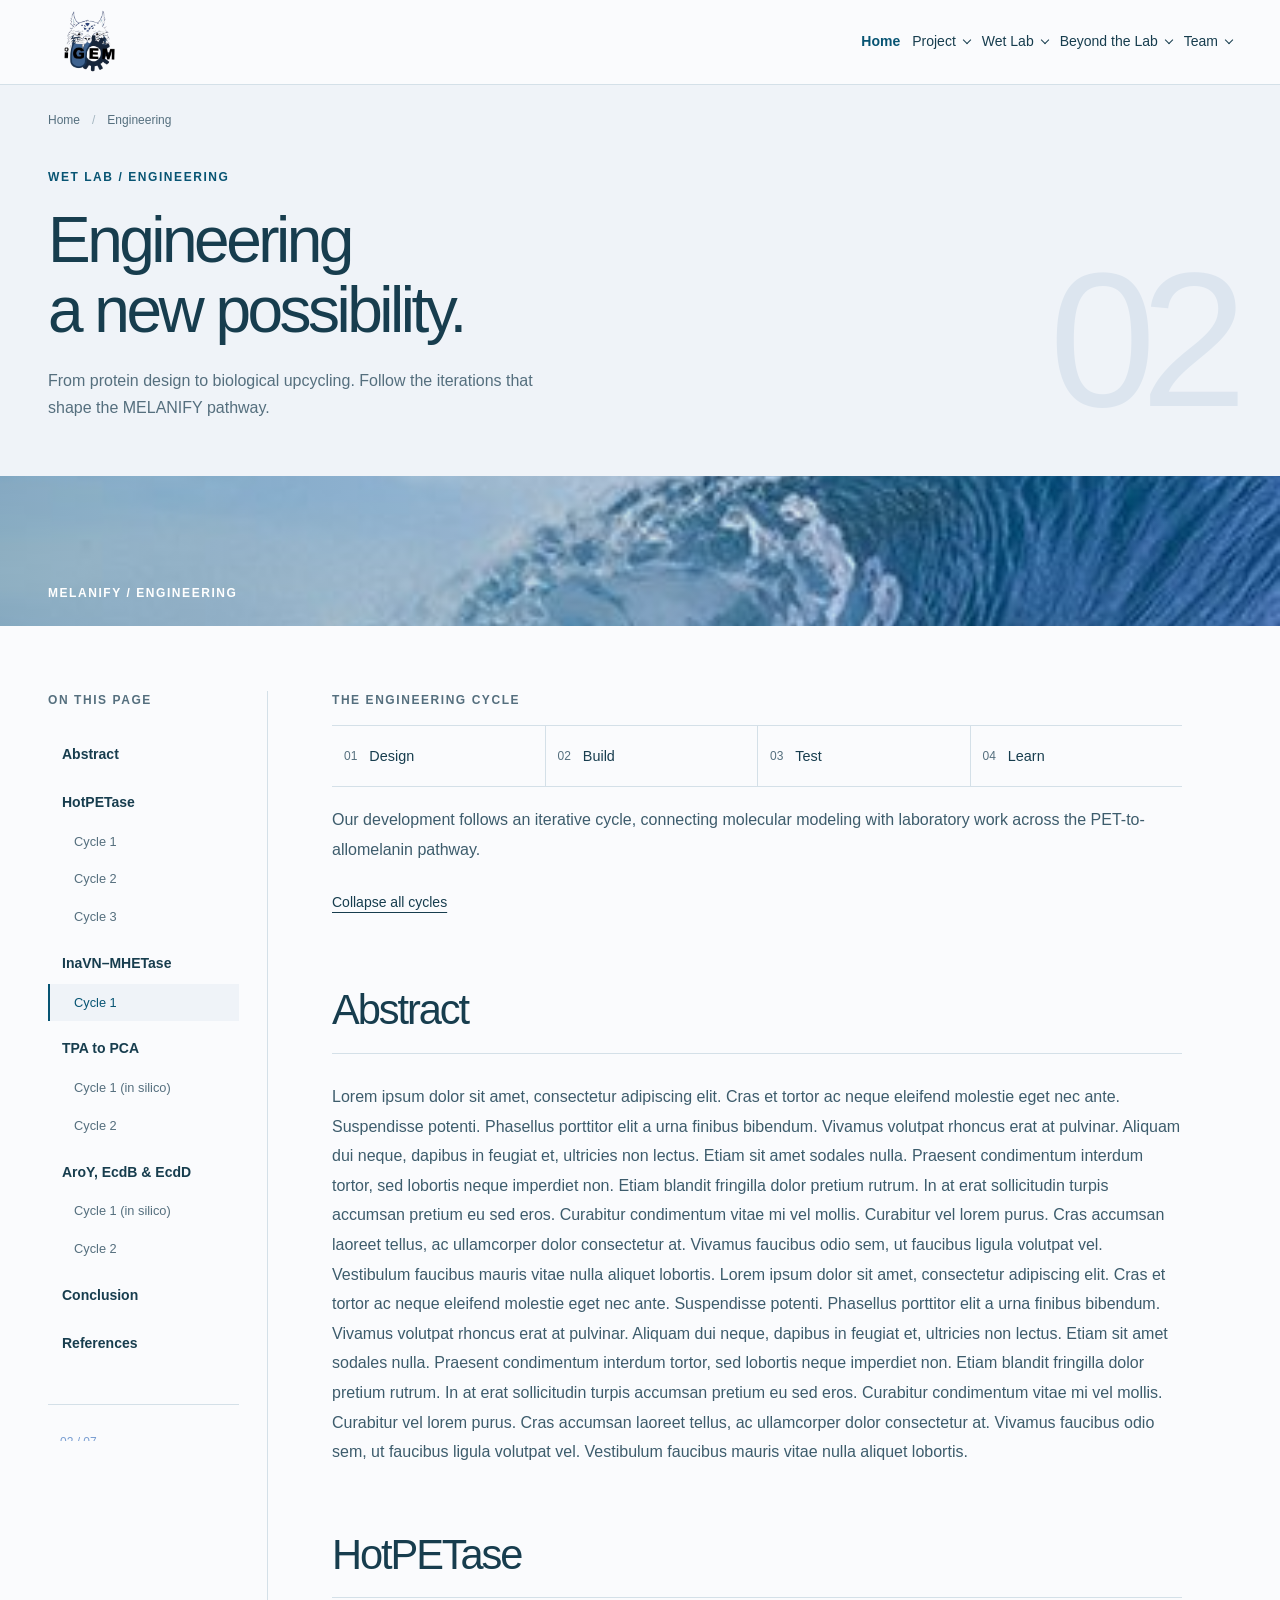
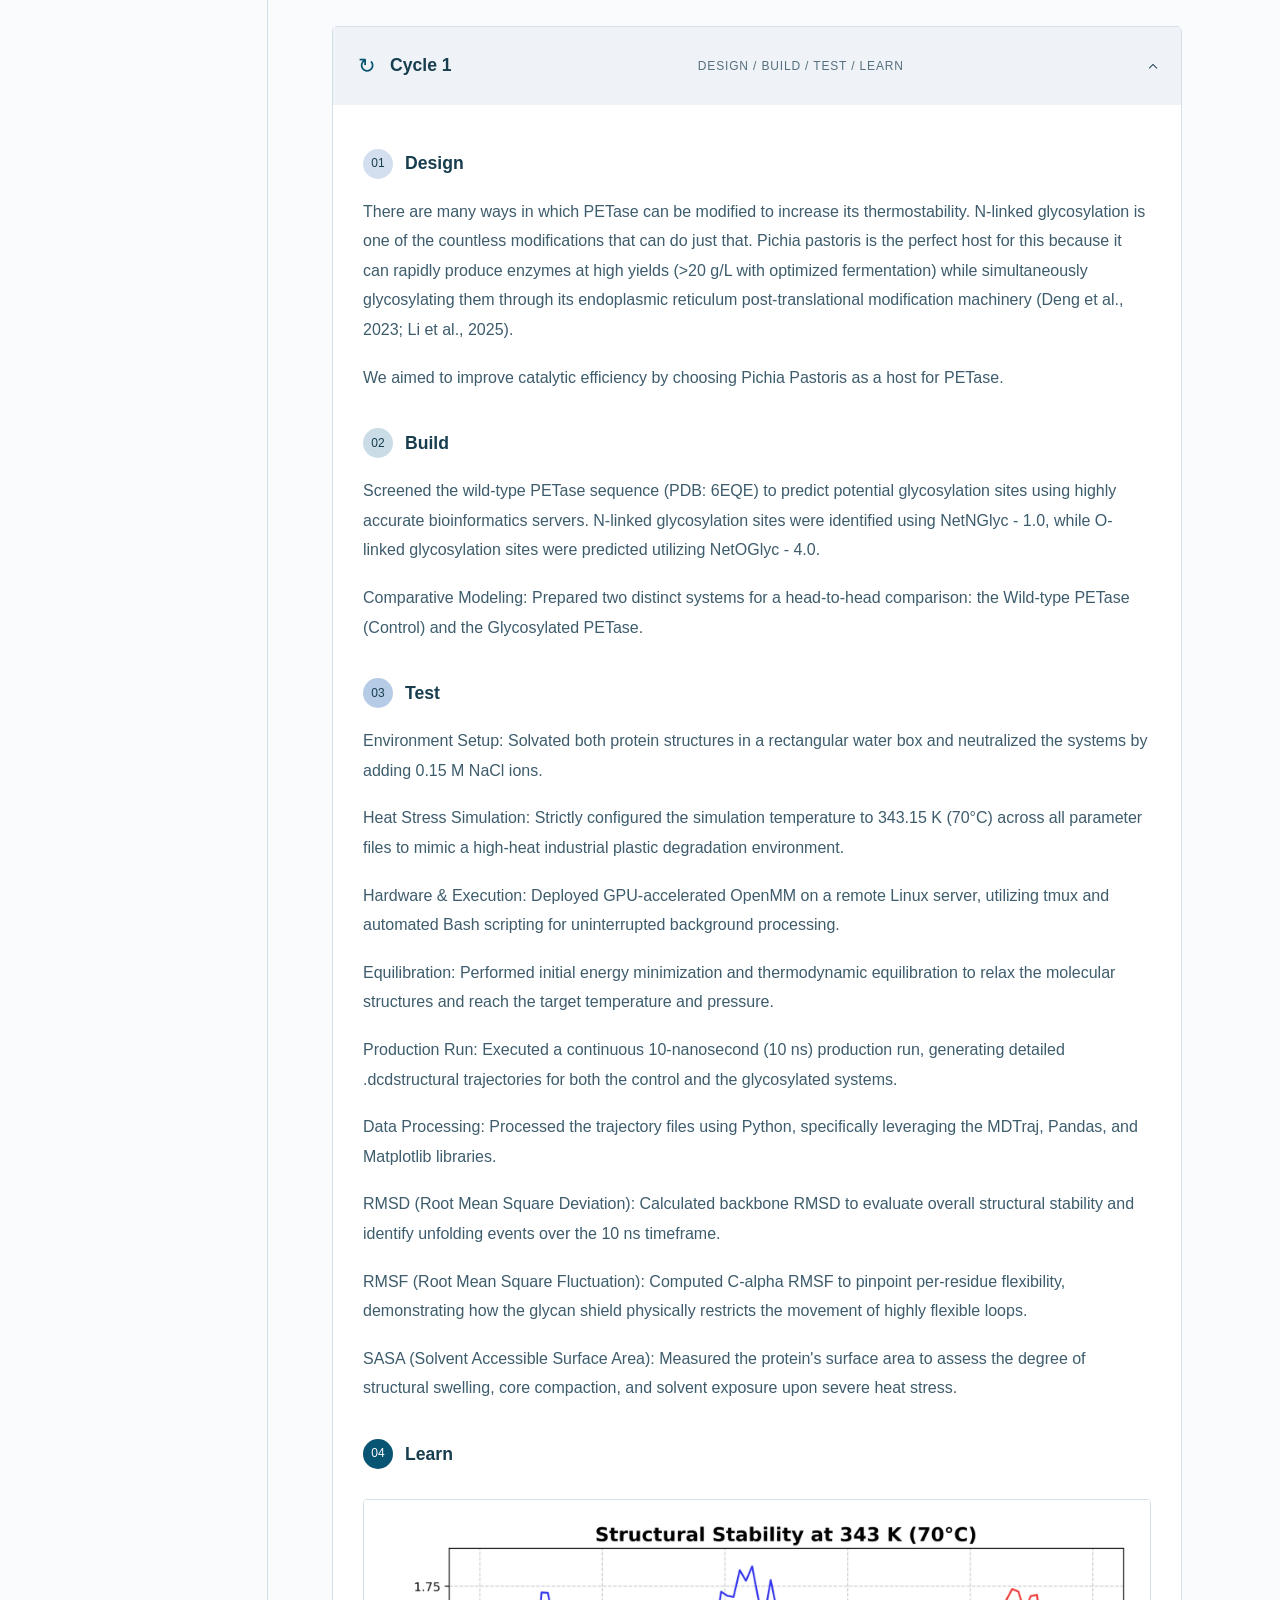
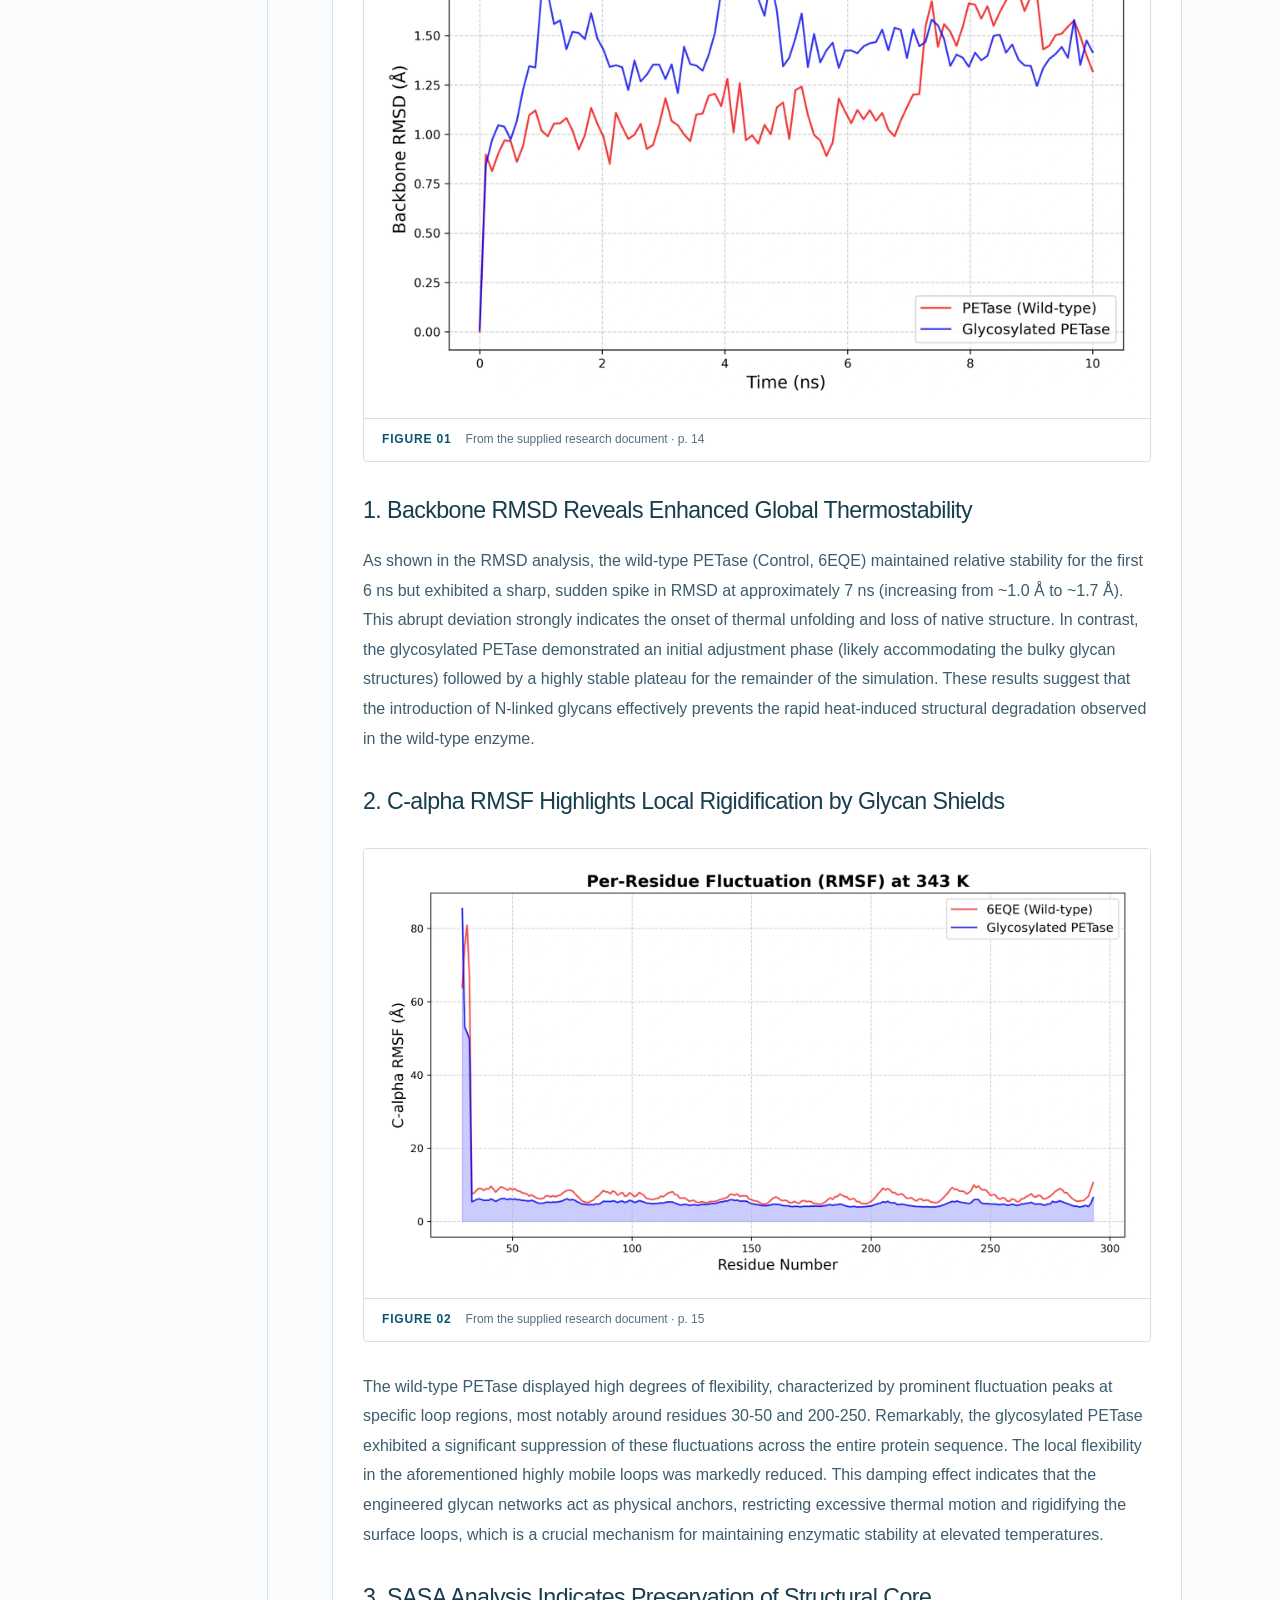
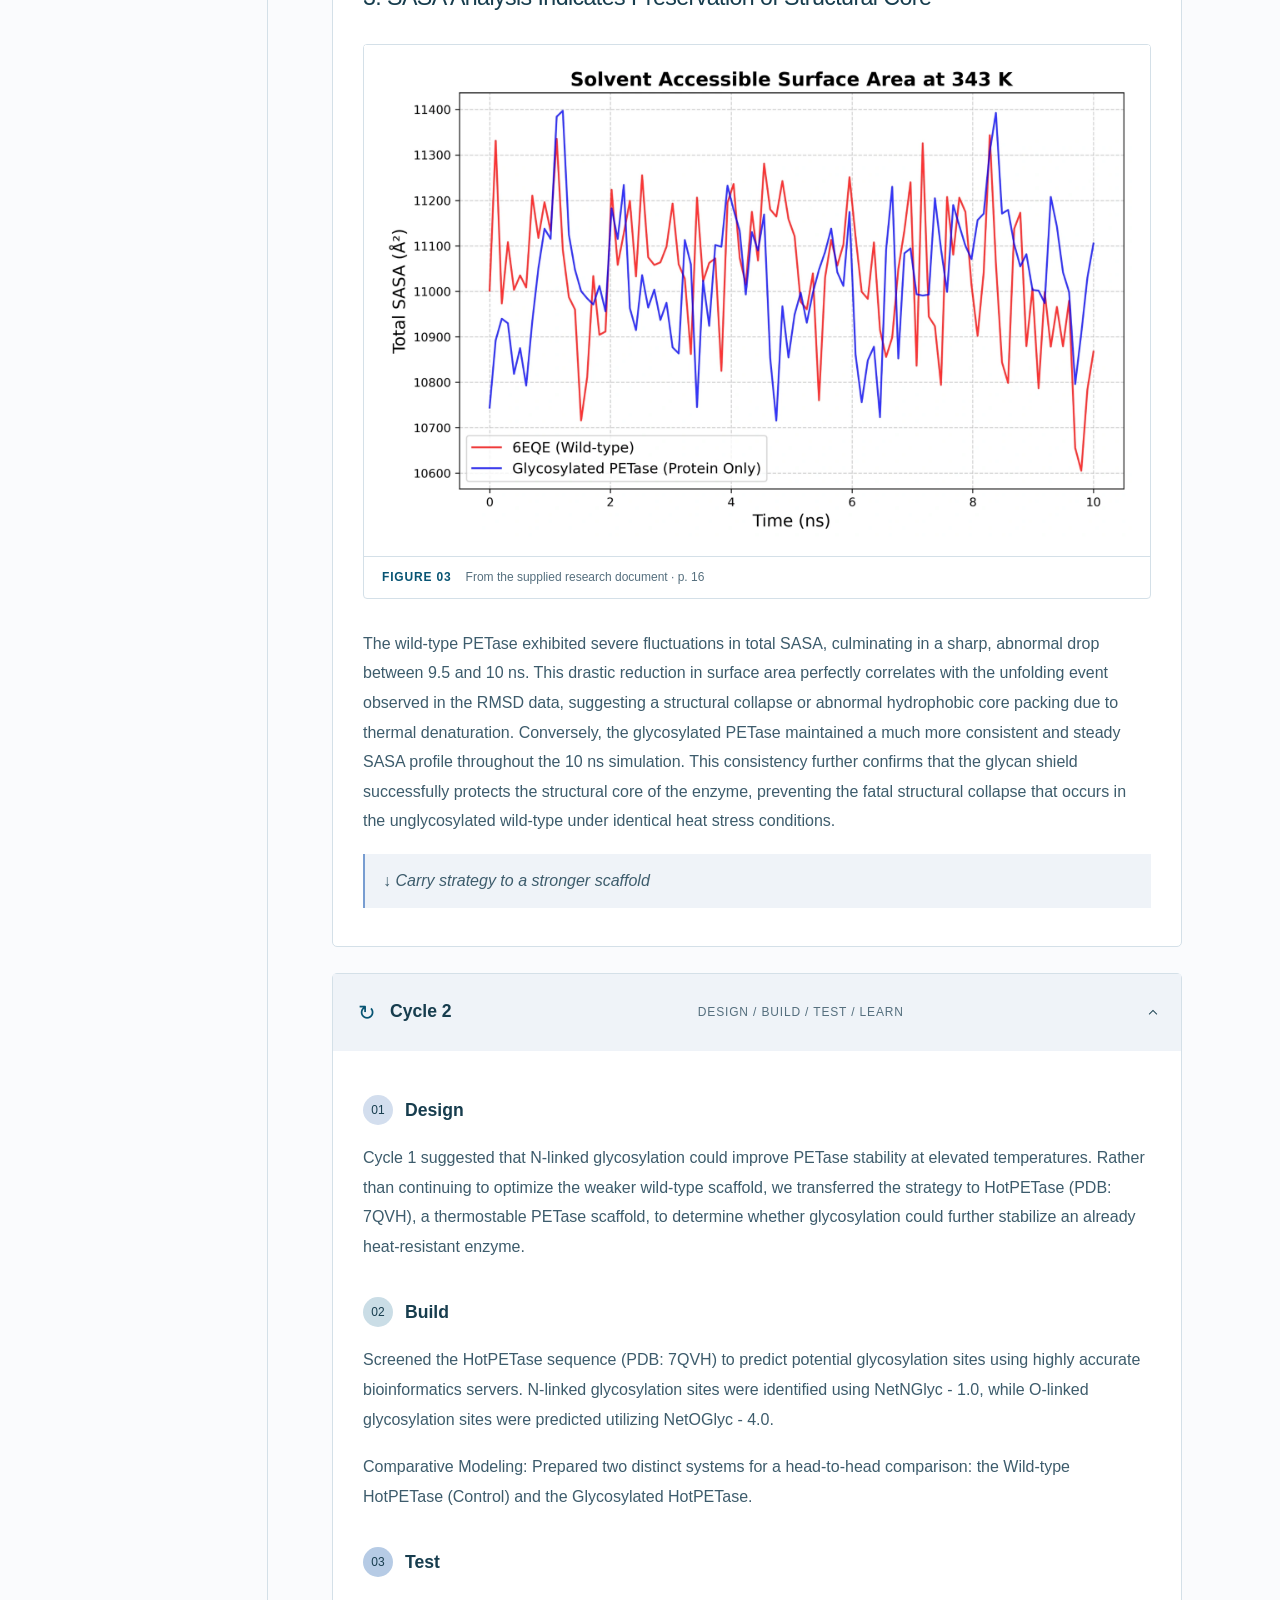
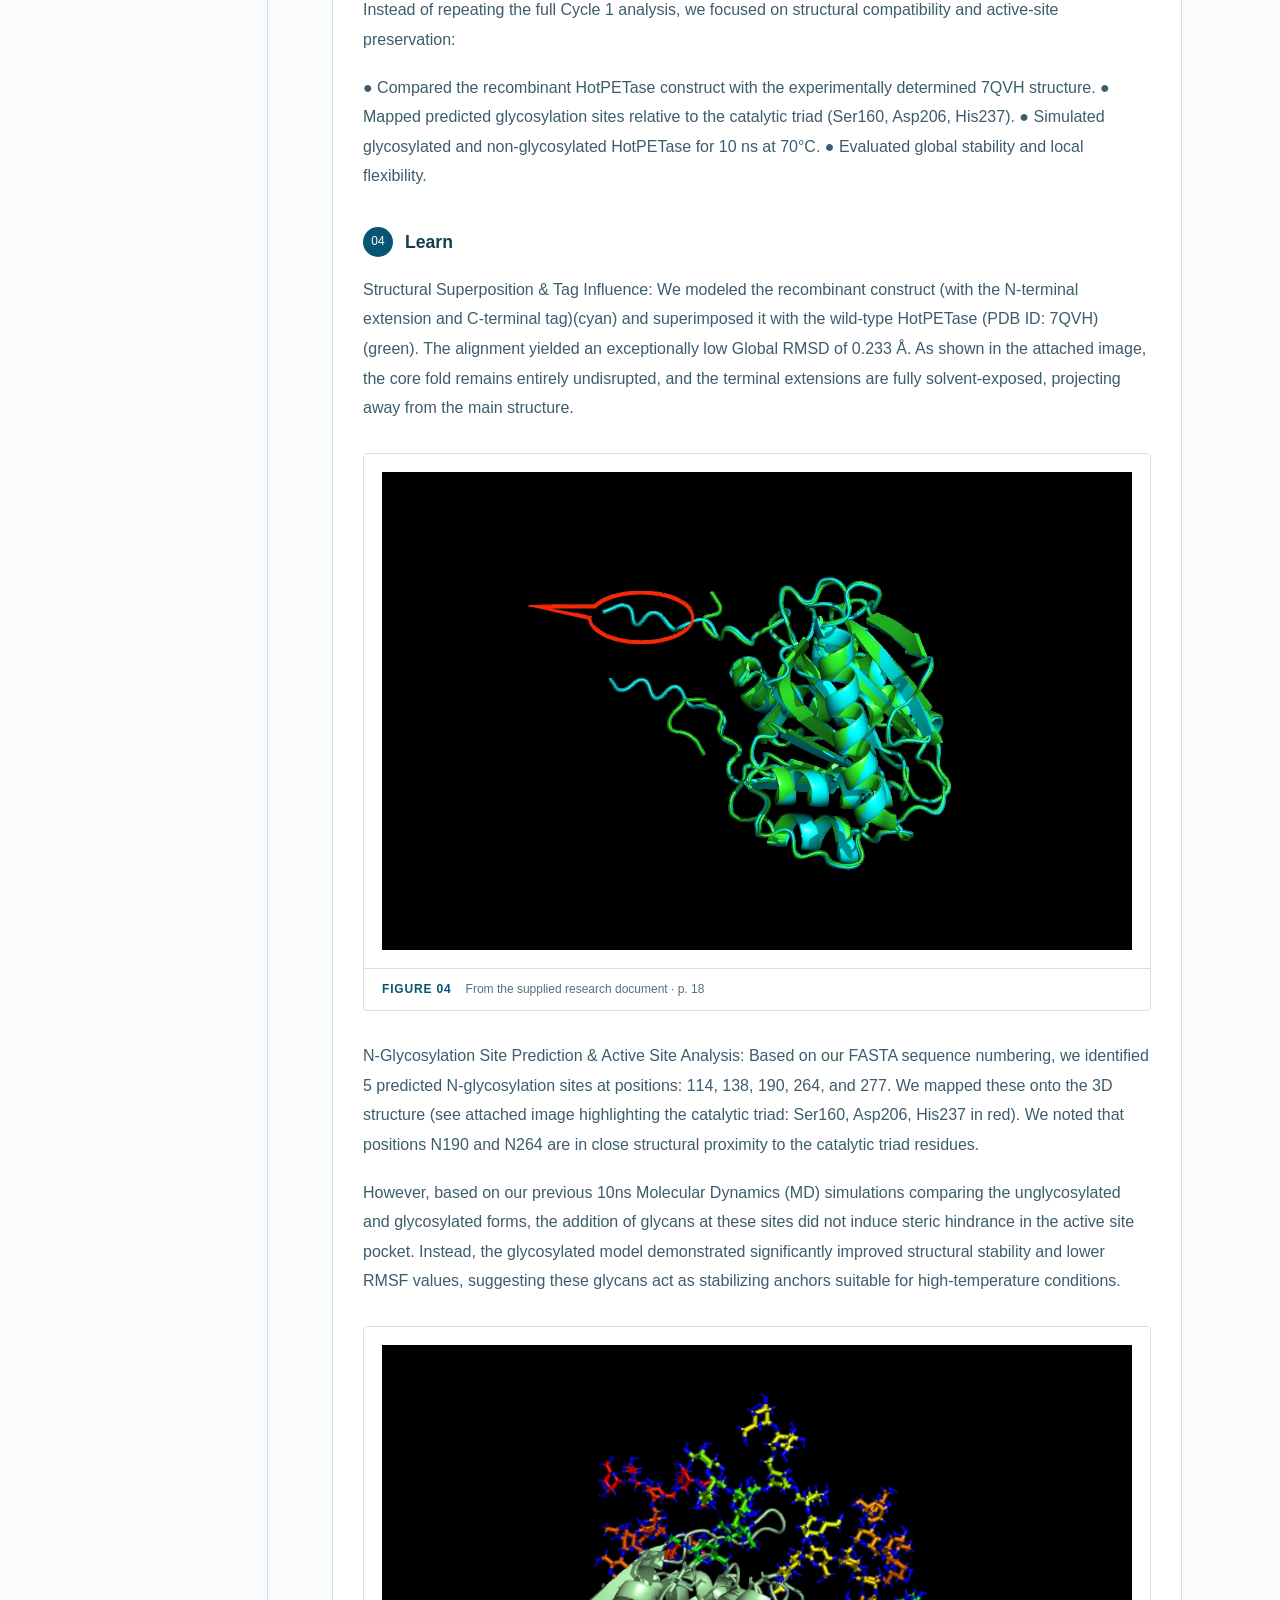
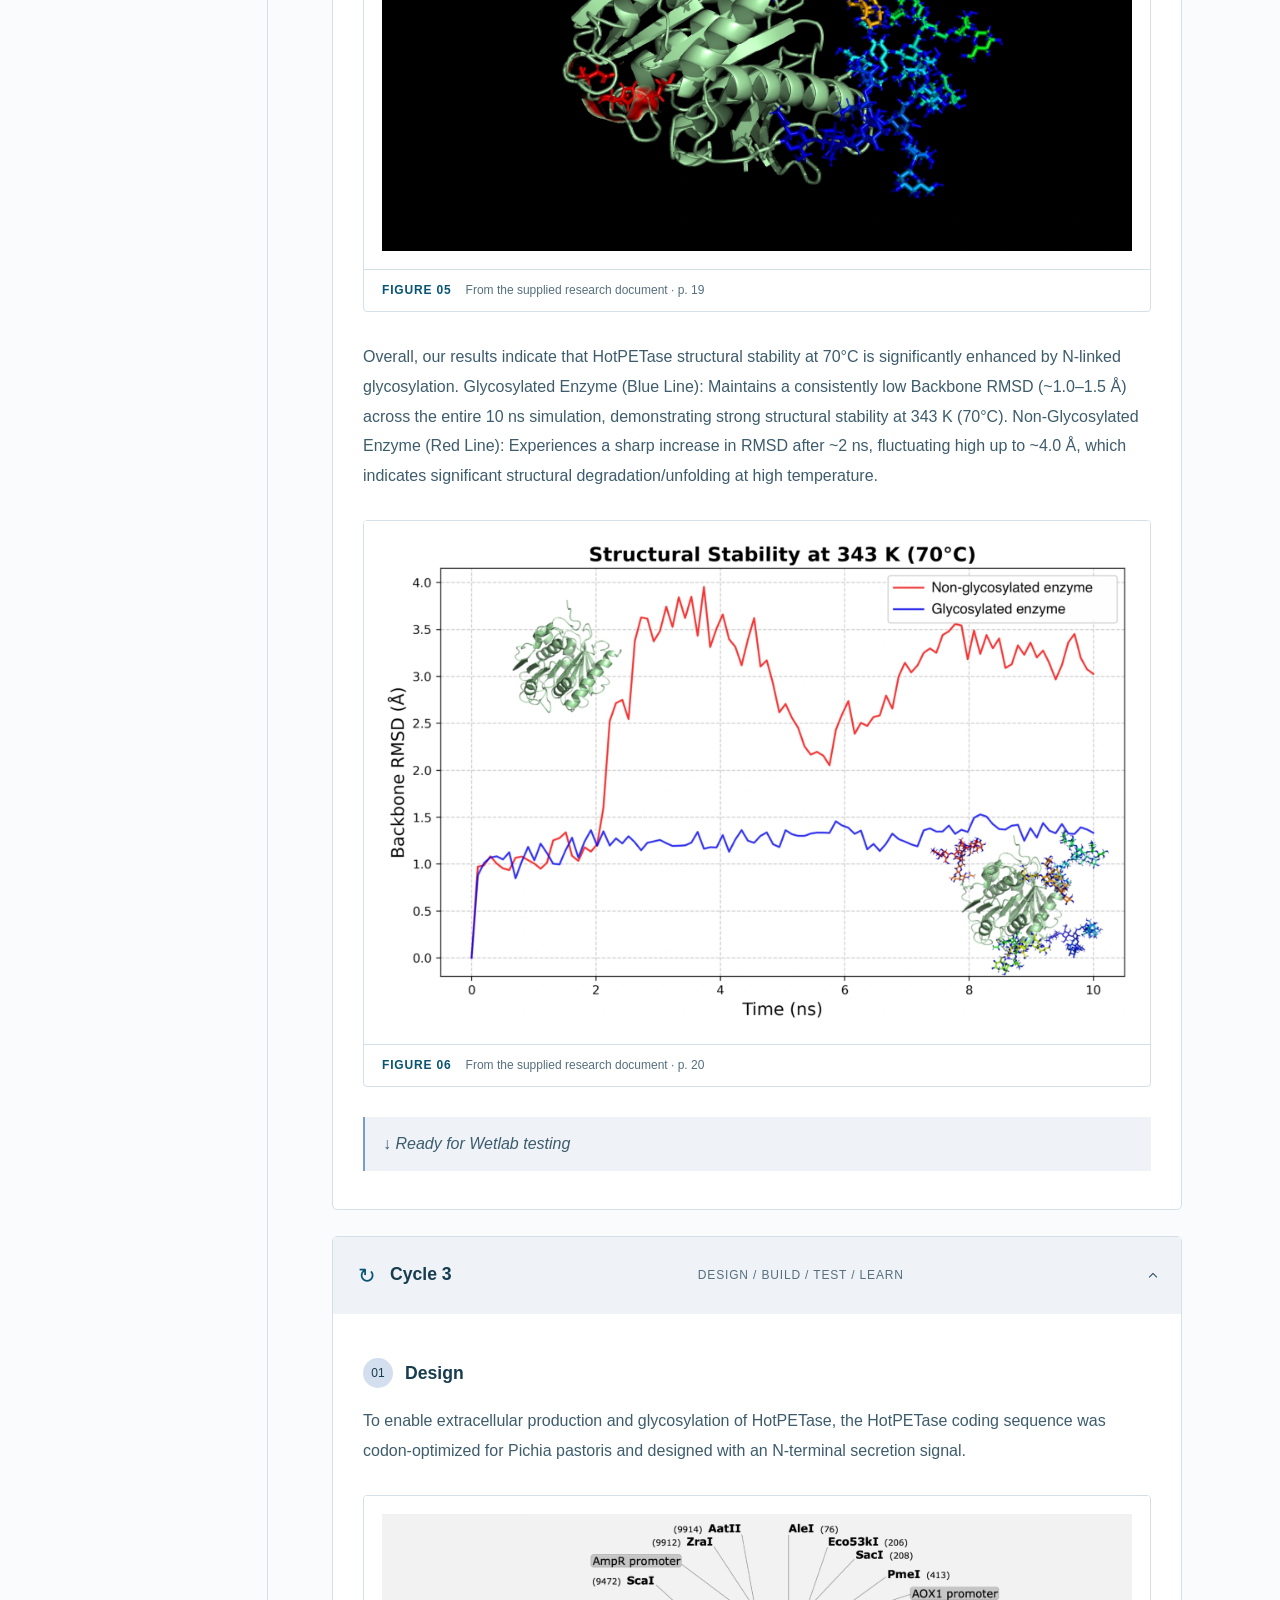
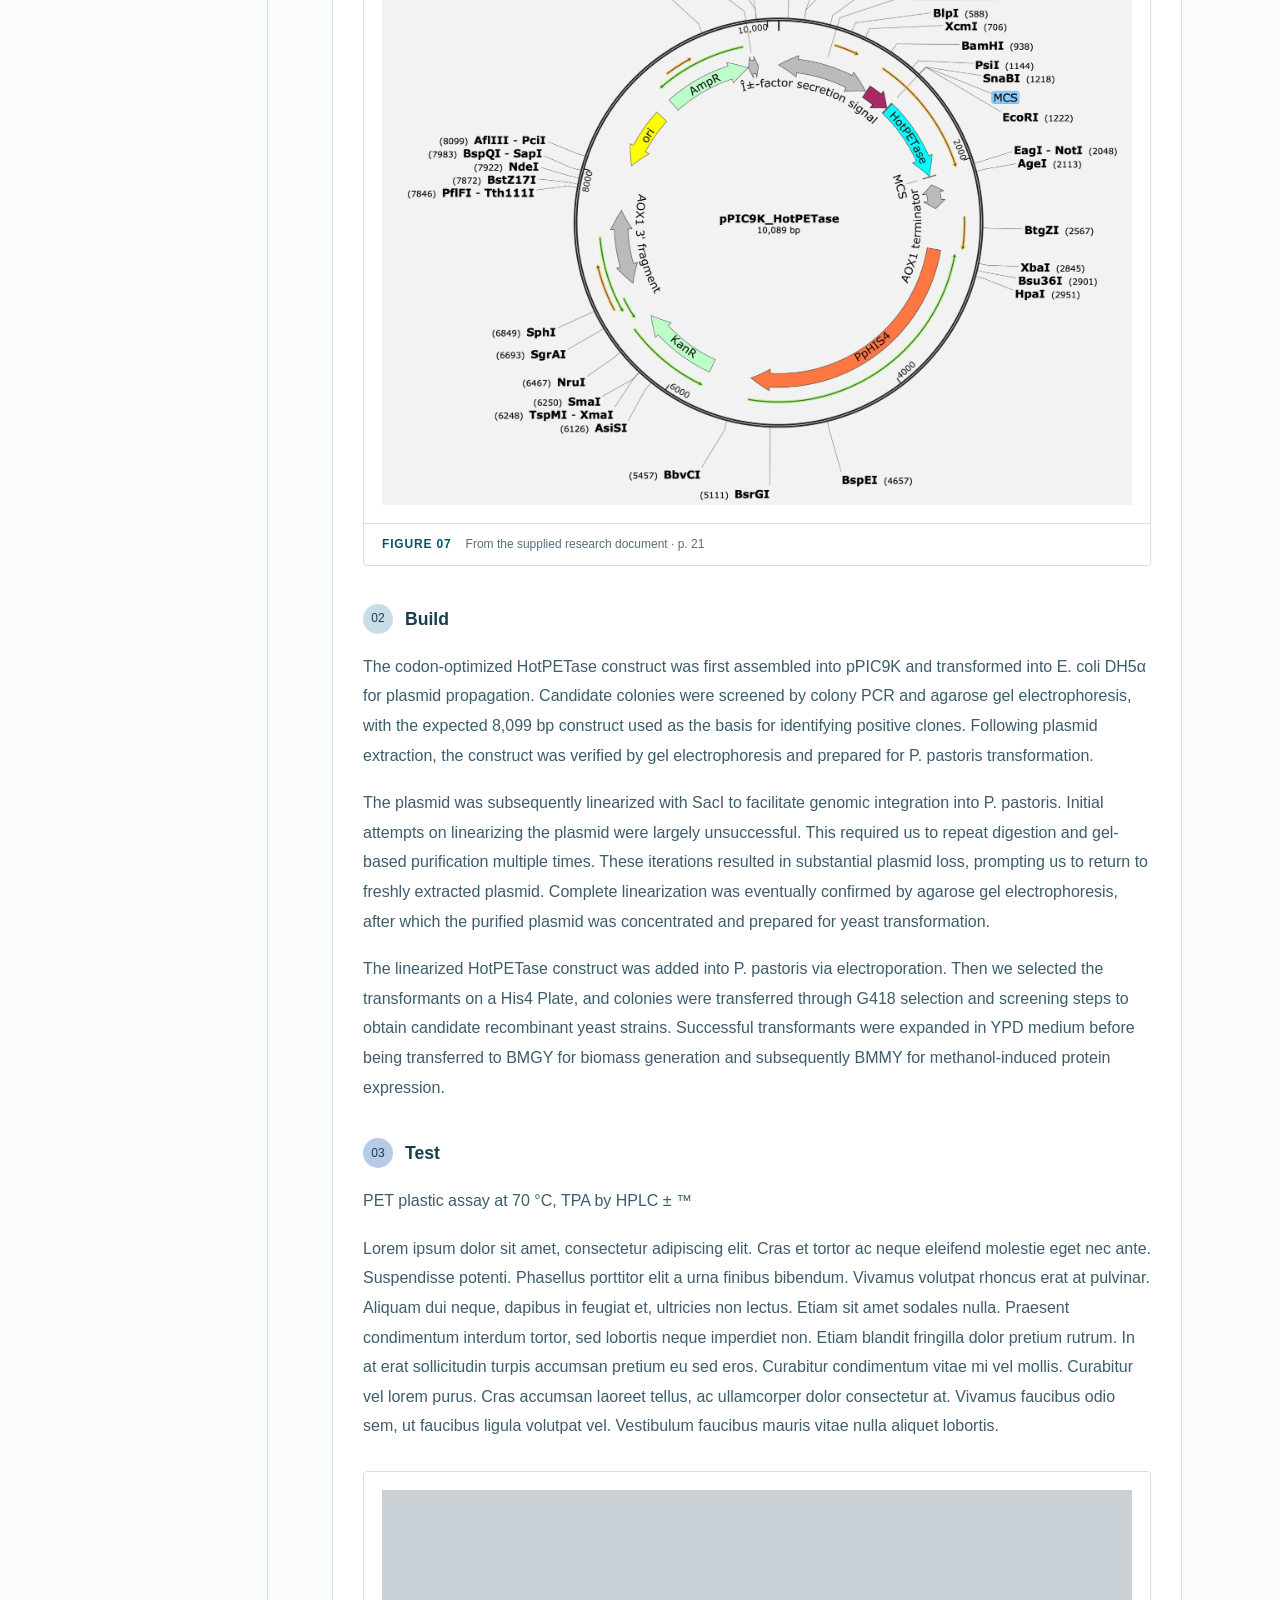
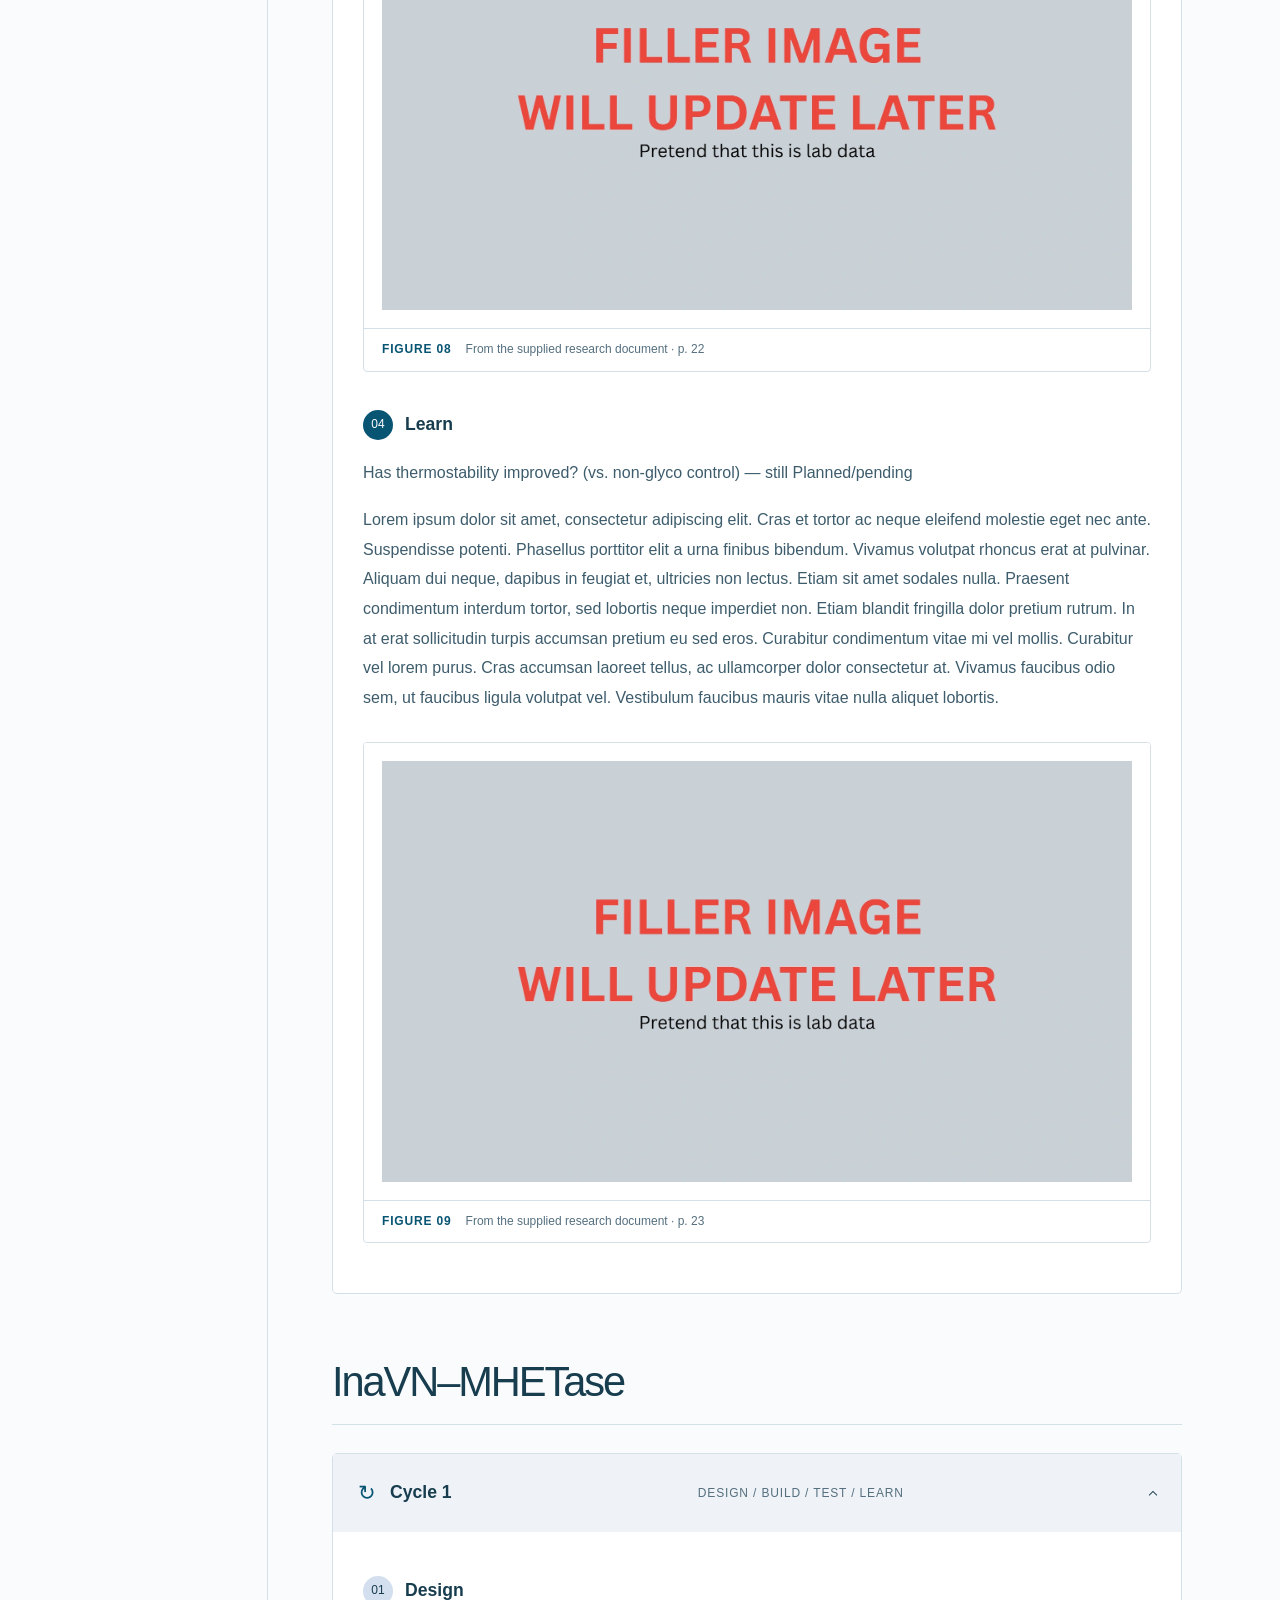
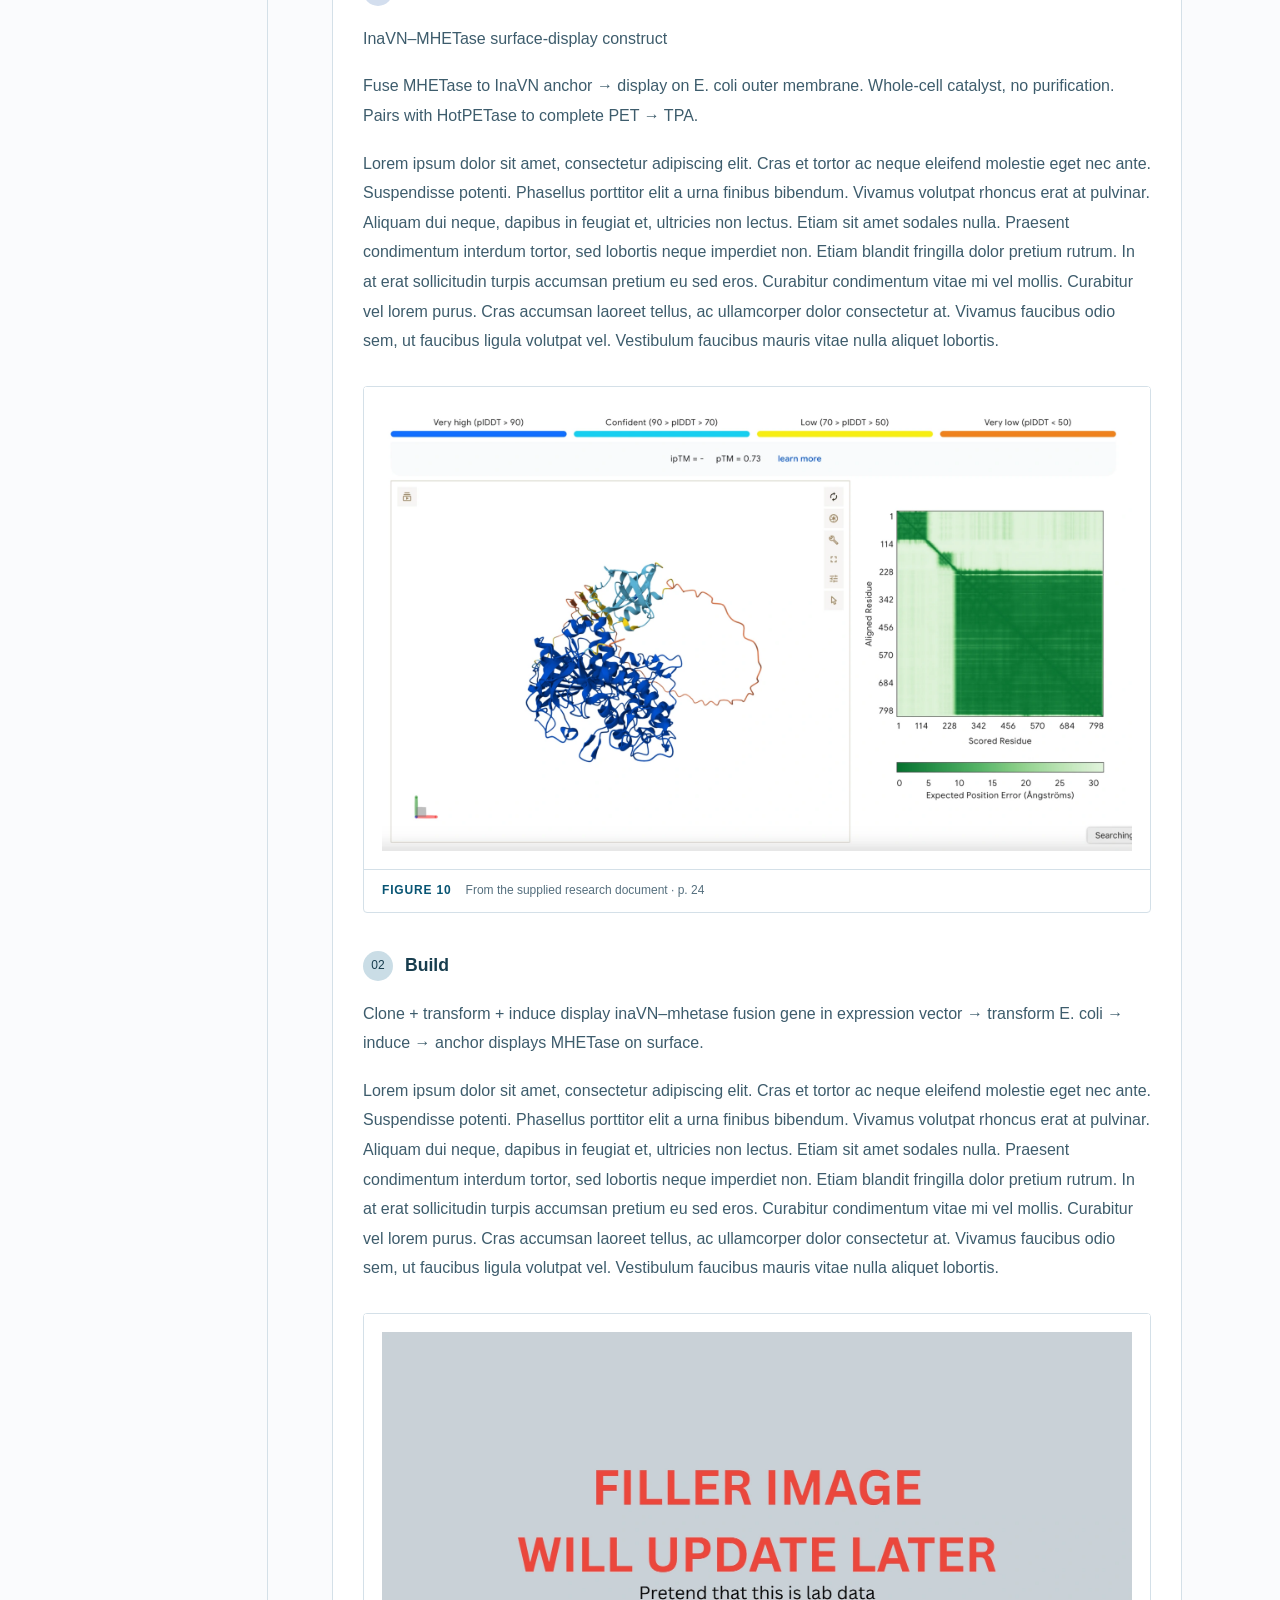
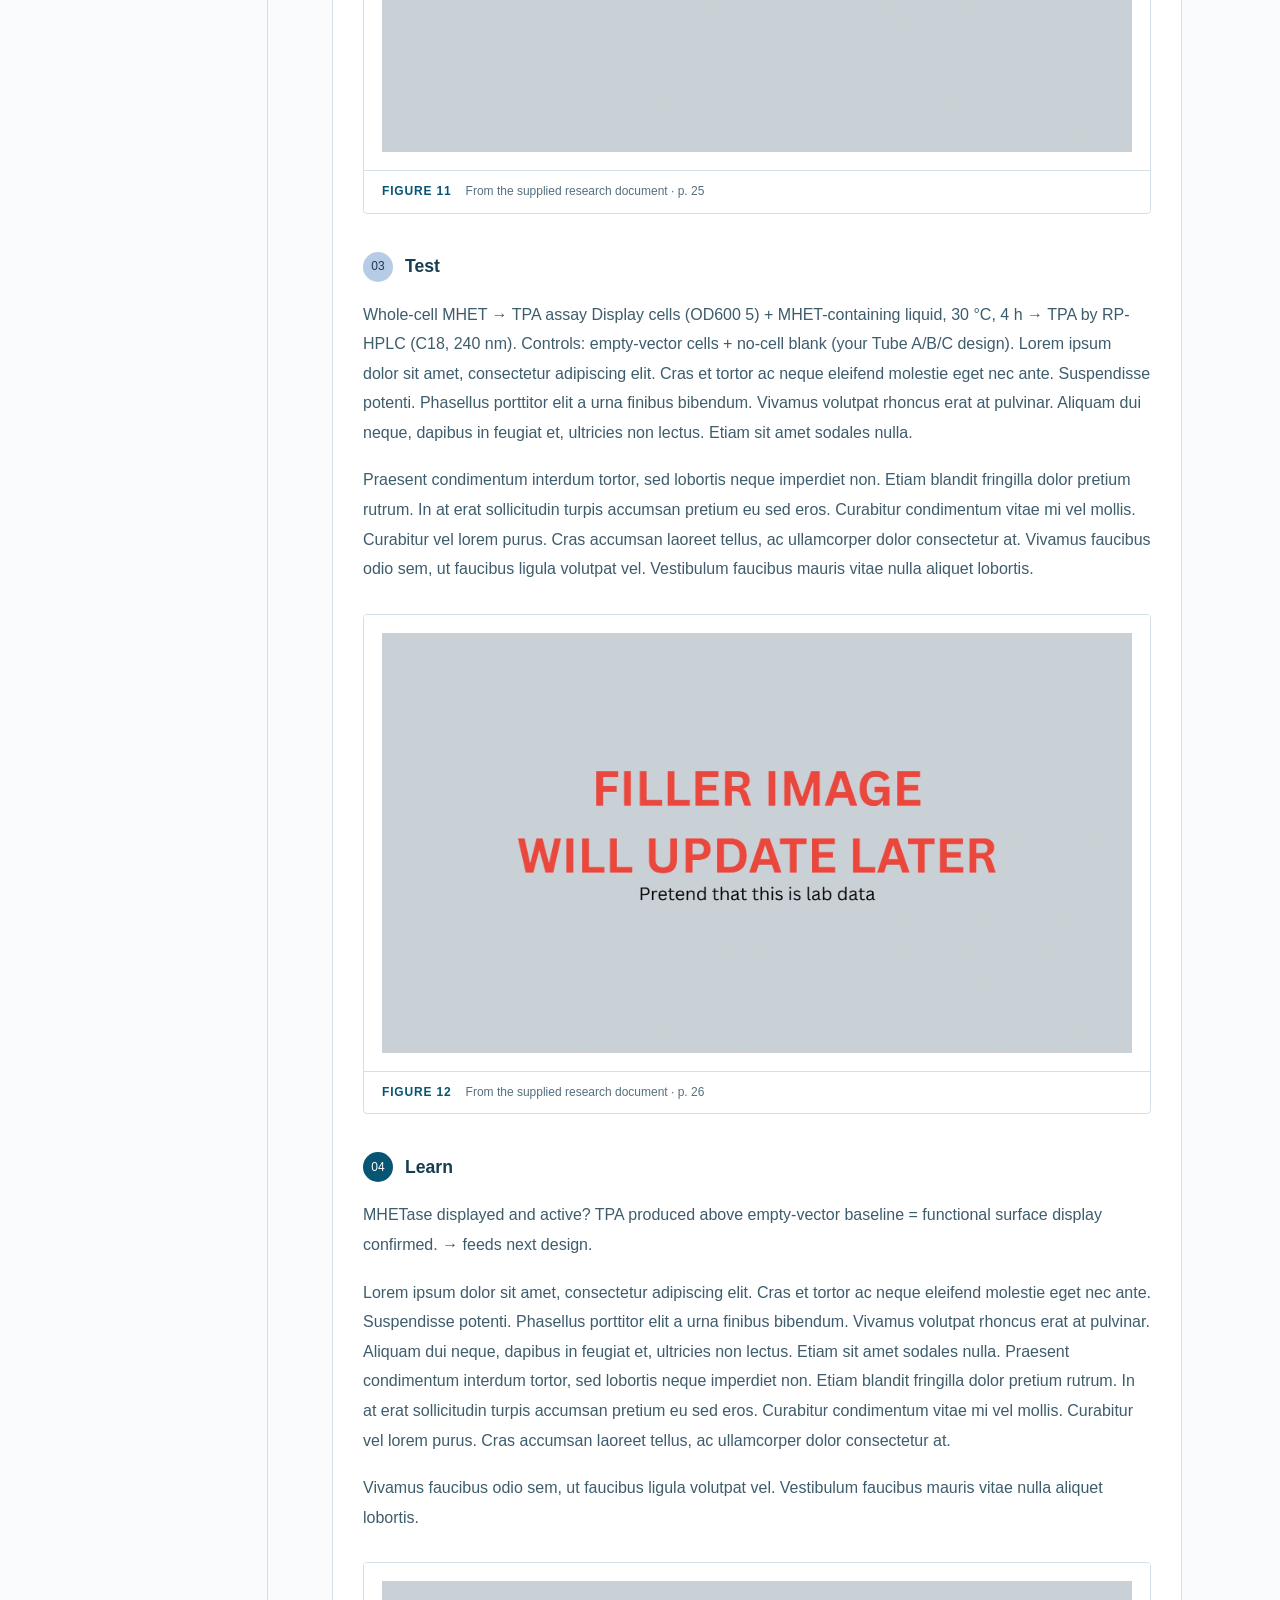
<file: engineering.html>
<!DOCTYPE html>
<html lang="en">
  <head>
    <meta charset="utf-8">
    <meta name="viewport" content="width=device-width, initial-scale=1">
    <meta name="theme-color" content="#075473">
    <meta name="description" content="MELANIFY explores a biological pathway from PET plastic waste to allomelanin. Discover our engineering, research and community work.">
    <title>Engineering success | MELANIFY</title>
    <link rel="icon" type="image/svg+xml" href="assets/favicon.svg">
    <link rel="stylesheet" href="styles.css">
    <script src="script.js" defer=""></script>

    <style>

   /* GLOBAL BOX SIZING */


*,
*::before,
*::after {
  box-sizing: border-box;
}


   /* BRAND / LOGO */

.brand {
  display: inline-flex;
  align-items: center;
  gap: 8px;
  min-width: 0;
  max-width: 100%;
}

.brand-logo {
  display: block;
  width: 80px;
  height: 80px;
  max-width: 100%;
  flex: 0 0 auto;
  object-fit: contain;
  margin: 0;
}


   /* MAIN TAB INDICATOR */


.nav-main::before {
  content: "";
  display: block;
  width: 6px;
  height: 6px;
  background-color: #ffffff;
  border-radius: 50%;
}


   /* DROPDOWN INDICATOR */


.nav-dropdown-icon::before {
  content: "";
  display: block;
  width: 6px;
  height: 6px;
  border-right: 1.5px solid #ffffff;
  border-bottom: 1.5px solid #ffffff;
  transform: translateY(-2px) rotate(45deg);
}


   /* NAVIGATION LAYOUT */


#main-nav {
  display: flex;
  align-items: center;
  flex-wrap: wrap;
  gap: 8px 12px;
  max-width: 100%;
}

#main-nav > a.main-tab,
#main-nav .nav-group > summary {
  display: inline-flex;
  align-items: center;
  gap: 8px;
  min-width: 0;
  max-width: 100%;
  line-height: 1.5;
}

/* Main navigation links */

#main-nav > a {
  overflow-wrap: anywhere;
}

   /* SECTION HEADING */


.story-section .section-heading h2 {
  width: 100%;
  max-width: 800px;
  margin: 0 auto 16px;
  font-size: clamp(28px, 3.2vw, 42px);
  line-height: 1.2;
  text-align: center;
  white-space: normal;
  overflow-wrap: break-word;
  text-wrap: balance;
}


   /* TABLET RESPONSIVE */


@media (max-width: 900px) {
  .brand-logo {
    width: 36px;
    height: 36px;
  }

  #main-nav {
    gap: 8px 10px;
  }

  #main-nav > a.main-tab,
  #main-nav .nav-group > summary {
    gap: 6px;
    font-size: 14px;
  }

  .story-section .section-heading h2 {
    font-size: clamp(27px, 4vw, 36px);
  }
}


   /* MOBILE RESPONSIVE */


@media (max-width: 600px) {
  .brand {
    gap: 6px;
  }

  .brand-logo {
    width: 32px;
    height: 32px;
  }

  #main-nav {
    width: 100%;
    gap: 8px;
  }

  #main-nav > a.main-tab,
  #main-nav .nav-group > summary {
    font-size: 13px;
    gap: 6px;
  }

  #main-nav > a::before,
  #main-nav .nav-group > summary::before {
    width: 14px;
    height: 14px;
    min-width: 14px;
    flex-basis: 14px;
  }

  #main-nav .nav-group > summary::before {
    background-size: 11px;
  }

  .story-section .section-heading h2 {
    width: 100%;
    font-size: clamp(26px, 6.5vw, 34px);
    line-height: 1.25;
    text-align: left;
    white-space: normal;
    text-wrap: wrap;
  }
}


   /* SMALL MOBILE */


@media (max-width: 360px) {
  .brand-logo {
    width: 28px;
    height: 28px;
  }

  #main-nav {
    gap: 6px;
  }

  #main-nav > a.main-tab,
  #main-nav .nav-group > summary {
    font-size: 12px;
  }

  .story-section .section-heading h2 {
    font-size: 26px;
  }
}


   /* REDUCED MOTION ACCESSIBILITY */


@media (prefers-reduced-motion: reduce) {
  *,
  *::before,
  *::after {
    scroll-behavior: auto !important;
    animation-duration: 0.01ms !important;
    animation-iteration-count: 1 !important;
    transition-duration: 0.01ms !important;
  }
}
</style>
  </head>
  <body data-page="engineering">
    <a class="skip-link" href="#main">Skip to content</a>
   

     <header class="site-header">

  <div class="header-inner">

    <!-- Logo Image -->
    <a class="brand" href="index.html" aria-label="MELANIFY home">
        <!-- <span>MELANIFY<span class="brand-period">.</span></span> -->
      <img src="/logo-removebg-preview.png" alt="MELANIFY Logo" class="brand-logo">
    </a>

    
    <button class="menu-toggle" aria-expanded="false" aria-controls="main-nav">
      <span></span>
      <span></span>
      <span class="sr-only">Toggle navigation</span>
    </button>

    <nav id="main-nav" aria-label="Main navigation">

      <!-- Home -->
      <a href="index.html" aria-current="page">Home</a>

      <!-- Project -->
      <details class="nav-group">
        <summary>Project<span class="chevron"></span></summary>
        <div class="nav-dropdown">
          <a href="description.html">Description: Problem Breakdown</a>
          <a href="proposed-pathway.html">Proposed Pathway</a>
        </div>
      </details>

      <!-- Wet Lab -->
      <details class="nav-group">
        <summary>Wet Lab<span class="chevron"></span></summary>
        <div class="nav-dropdown">
          <a href="engineering.html">Engineering</a>
          <a href="results.html">Results</a>
          <a href="protocols.html">Protocols &amp; Notebook</a>
          <a href="safety.html">Safety</a>
        </div>
      </details>

      <!-- Beyond the Lab -->
      <details class="nav-group">
        <summary>Beyond the Lab<span class="chevron"></span></summary>
        <div class="nav-dropdown">
          <a href="human-practices.html">Integrated Human Practices</a>
          <a href="education.html">Education</a>
          <a href="entrepreneurship.html">Entrepreneurship</a>
        </div>
      </details>

      <!-- Team -->
      <details class="nav-group">
        <summary>Team<span class="chevron"></span></summary>
        <div class="nav-dropdown">
          <a href="members.html">Members</a>
          <a href="attributions.html">Attributions</a>
        </div>
      </details>

    </nav>

  </div>

  <div class="reading-progress" aria-hidden="true"></div>

</header>
    <main id="main">
      <section class="chapter-hero" id="top">
        <div class="wrap">
          <div class="breadcrumb"><a href="index.html">Home</a><span>/</span>Engineering</div>
          <div class="eyebrow">WET LAB / ENGINEERING</div>
          <h1>Engineering<br>a new possibility.</h1>
          <p>From protein design to biological upcycling. Follow the iterations that shape the MELANIFY pathway.</p>
          <span class="chapter-number" aria-hidden="true">02</span>
        </div>
      </section>
      <div class="chapter-banner">
        <img src="assets/ocean-palette.png" alt="" width="906" height="551">
        <span>MELANIFY / ENGINEERING</span>
      </div>
      <div class="article-layout wrap">
        <aside class="article-sidebar">
          <div class="toc-sticky">
            <span class="small-label">ON THIS PAGE</span>
            <nav class="toc" aria-label="Chapter contents">
              <a class="toc-primary" href="#abstract">Abstract</a>
              <a class="toc-primary" href="#hotpetase">HotPETase</a>
              <a class="toc-secondary" href="#cycle-1">Cycle 1</a>
              <a class="toc-secondary" href="#cycle-2">Cycle 2</a>
              <a class="toc-secondary" href="#cycle-3">Cycle 3</a>
              <a class="toc-primary" href="#inavn-mhetase">InaVN–MHETase</a>
              <a class="toc-secondary" href="#cycle-1-2">Cycle 1</a>
              <a class="toc-primary" href="#tpa-to-pca">TPA to PCA</a>
              <a class="toc-secondary" href="#cycle-1-in-silico">Cycle 1 (in silico)</a>
              <a class="toc-secondary" href="#cycle-2-2">Cycle 2</a>
              <a class="toc-primary" href="#aroy-ecdb-ecdd">AroY, EcdB &amp; EcdD</a>
              <a class="toc-secondary" href="#cycle-1-in-silico-2">Cycle 1 (in silico)</a>
              <a class="toc-secondary" href="#cycle-2-3">Cycle 2</a>
              <a class="toc-primary" href="#conclusion">Conclusion</a>
              <a class="toc-primary" href="#references">References</a>
            </nav>
            <div class="sidebar-note">
              <span>02 / 07</span>
              <p>Every iteration brings<br>a new perspective.</p>
            </div>
          </div>
        </aside>
        <article class="article-content" id="chapter-content">
          <div class="engineering-intro">
            <span class="small-label">THE ENGINEERING CYCLE</span>
            <div class="dbtl-strip">
              <span><b>01</b>Design</span>
              <span><b>02</b>Build</span>
              <span><b>03</b>Test</span>
              <span><b>04</b>Learn</span>
            </div>
            <p>Our development follows an iterative cycle, connecting molecular modeling with laboratory work across the PET-to-allomelanin pathway.</p>
            <button class="cycle-toggle" aria-expanded="true">Collapse all cycles</button>
          </div>
          <h2 id="abstract" class="" data-reveal="">Abstract</h2>
          <p>Lorem ipsum dolor sit amet, consectetur adipiscing elit. Cras et tortor ac neque eleifend molestie eget nec ante. Suspendisse potenti. Phasellus porttitor elit a urna finibus bibendum. Vivamus volutpat rhoncus erat at pulvinar. Aliquam dui neque, dapibus in feugiat et, ultricies non lectus. Etiam sit amet sodales nulla. Praesent condimentum interdum tortor, sed lobortis neque imperdiet non. Etiam blandit fringilla dolor pretium rutrum. In at erat sollicitudin turpis accumsan pretium eu sed eros. Curabitur condimentum vitae mi vel mollis. Curabitur vel lorem purus. Cras accumsan laoreet tellus, ac ullamcorper dolor consectetur at. Vivamus faucibus odio sem, ut faucibus ligula volutpat vel. Vestibulum faucibus mauris vitae nulla aliquet lobortis. Lorem ipsum dolor sit amet, consectetur adipiscing elit. Cras et tortor ac neque eleifend molestie eget nec ante. Suspendisse potenti. Phasellus porttitor elit a urna finibus bibendum. Vivamus volutpat rhoncus erat at pulvinar. Aliquam dui neque, dapibus in feugiat et, ultricies non lectus. Etiam sit amet sodales nulla. Praesent condimentum interdum tortor, sed lobortis neque imperdiet non. Etiam blandit fringilla dolor pretium rutrum. In at erat sollicitudin turpis accumsan pretium eu sed eros. Curabitur condimentum vitae mi vel mollis. Curabitur vel lorem purus. Cras accumsan laoreet tellus, ac ullamcorper dolor consectetur at. Vivamus faucibus odio sem, ut faucibus ligula volutpat vel. Vestibulum faucibus mauris vitae nulla aliquet lobortis.</p>
          <h2 id="hotpetase" class="" data-reveal="">HotPETase</h2>
          <details class="cycle-block" id="cycle-1" open="">
            <summary><span class="cycle-icon" aria-hidden="true">↻</span><span>Cycle 1</span><span class="cycle-summary-label">DESIGN / BUILD / TEST / LEARN</span><span class="chevron"></span></summary>
            <div class="cycle-content">
              <h4 id="design" class="stage-heading stage-design"><span aria-hidden="true">01</span>Design</h4>
              <p>There are many ways in which PETase can be modified to increase its thermostability. N-linked glycosylation is one of the countless modifications that can do just that. Pichia pastoris is the perfect host for this because it can rapidly produce enzymes at high yields (&gt;20 g/L with optimized fermentation) while simultaneously glycosylating them through its endoplasmic reticulum post-translational modification machinery (Deng et al., 2023; Li et al., 2025).</p>
              <p>We aimed to improve catalytic efficiency by choosing Pichia Pastoris as a host for PETase.</p>
              <h4 id="build" class="stage-heading stage-build"><span aria-hidden="true">02</span>Build</h4>
              <p>Screened the wild-type PETase sequence (PDB: 6EQE) to predict potential glycosylation sites using highly accurate bioinformatics servers. N-linked glycosylation sites were identified using NetNGlyc - 1.0, while O-linked glycosylation sites were predicted utilizing NetOGlyc - 4.0.</p>
              <p>Comparative Modeling: Prepared two distinct systems for a head-to-head comparison: the Wild-type PETase (Control) and the Glycosylated PETase.</p>
              <h4 id="test" class="stage-heading stage-test"><span aria-hidden="true">03</span>Test</h4>
              <p>Environment Setup: Solvated both protein structures in a rectangular water box and neutralized the systems by adding 0.15 M NaCl ions.</p>
              <p>Heat Stress Simulation: Strictly configured the simulation temperature to 343.15 K (70°C) across all parameter files to mimic a high-heat industrial plastic degradation environment.</p>
              <p>Hardware &amp; Execution: Deployed GPU-accelerated OpenMM on a remote Linux server, utilizing tmux and automated Bash scripting for uninterrupted background processing.</p>
              <p>Equilibration: Performed initial energy minimization and thermodynamic equilibration to relax the molecular structures and reach the target temperature and pressure.</p>
              <p>Production Run: Executed a continuous 10-nanosecond (10 ns) production run, generating detailed .dcdstructural trajectories for both the control and the glycosylated systems.</p>
              <p>Data Processing: Processed the trajectory files using Python, specifically leveraging the MDTraj, Pandas, and Matplotlib libraries.</p>
              <p>RMSD (Root Mean Square Deviation): Calculated backbone RMSD to evaluate overall structural stability and identify unfolding events over the 10 ns timeframe.</p>
              <p>RMSF (Root Mean Square Fluctuation): Computed C-alpha RMSF to pinpoint per-residue flexibility, demonstrating how the glycan shield physically restricts the movement of highly flexible loops.</p>
              <p>SASA (Solvent Accessible Surface Area): Measured the protein's surface area to assess the degree of structural swelling, core compaction, and solvent exposure upon severe heat stress.</p>
              <h4 id="learn" class="stage-heading stage-learn"><span aria-hidden="true">04</span>Learn</h4>
              <figure class="research-figure" data-reveal="">
                <a class="figure-open" data-image="assets/figure-14-8.webp" data-alt="Supplied Engineering figure, source page 14" aria-label="Enlarge figure from source page 14" href="assets/figure-14-8.webp" target="_blank" rel="noopener"><img src="assets/figure-14-8.webp" alt="Supplied Engineering figure from source page 14" width="1800" height="1158" loading="lazy"><span class="figure-zoom">View full size</span></a>
                <figcaption><span>FIGURE 01</span>From the supplied research document · p. 14</figcaption>
              </figure>
              <h3 id="1-backbone-rmsd-reveals-enhanced-global-thermostability" class="">1. Backbone RMSD Reveals Enhanced Global Thermostability</h3>
              <p>As shown in the RMSD analysis, the wild-type PETase (Control, 6EQE) maintained relative stability for the first 6 ns but exhibited a sharp, sudden spike in RMSD at approximately 7 ns (increasing from ~1.0 Å to ~1.7 Å). This abrupt deviation strongly indicates the onset of thermal unfolding and loss of native structure. In contrast, the glycosylated PETase demonstrated an initial adjustment phase (likely accommodating the bulky glycan structures) followed by a highly stable plateau for the remainder of the simulation. These results suggest that the introduction of N-linked glycans effectively prevents the rapid heat-induced structural degradation observed in the wild-type enzyme.</p>
              <h3 id="2-c-alpha-rmsf-highlights-local-rigidification-by-glycan-shields" class="">2. C-alpha RMSF Highlights Local Rigidification by Glycan Shields</h3>
              <figure class="research-figure" data-reveal="">
                <a class="figure-open" data-image="assets/figure-15-4.webp" data-alt="Supplied Engineering figure, source page 15" aria-label="Enlarge figure from source page 15" href="assets/figure-15-4.webp" target="_blank" rel="noopener"><img src="assets/figure-15-4.webp" alt="Supplied Engineering figure from source page 15" width="1800" height="993" loading="lazy"><span class="figure-zoom">View full size</span></a>
                <figcaption><span>FIGURE 02</span>From the supplied research document · p. 15</figcaption>
              </figure>
              <p>The wild-type PETase displayed high degrees of flexibility, characterized by prominent fluctuation peaks at specific loop regions, most notably around residues 30-50 and 200-250. Remarkably, the glycosylated PETase exhibited a significant suppression of these fluctuations across the entire protein sequence. The local flexibility in the aforementioned highly mobile loops was markedly reduced. This damping effect indicates that the engineered glycan networks act as physical anchors, restricting excessive thermal motion and rigidifying the surface loops, which is a crucial mechanism for maintaining enzymatic stability at elevated temperatures.</p>
              <h3 id="3-sasa-analysis-indicates-preservation-of-structural-core" class="">3. SASA Analysis Indicates Preservation of Structural Core</h3>
              <figure class="research-figure" data-reveal="">
                <a class="figure-open" data-image="assets/figure-16-5.webp" data-alt="Supplied Engineering figure, source page 16" aria-label="Enlarge figure from source page 16" href="assets/figure-16-5.webp" target="_blank" rel="noopener"><img src="assets/figure-16-5.webp" alt="Supplied Engineering figure from source page 16" width="1800" height="1140" loading="lazy"><span class="figure-zoom">View full size</span></a>
                <figcaption><span>FIGURE 03</span>From the supplied research document · p. 16</figcaption>
              </figure>
              <p>The wild-type PETase exhibited severe fluctuations in total SASA, culminating in a sharp, abnormal drop between 9.5 and 10 ns. This drastic reduction in surface area perfectly correlates with the unfolding event observed in the RMSD data, suggesting a structural collapse or abnormal hydrophobic core packing due to thermal denaturation. Conversely, the glycosylated PETase maintained a much more consistent and steady SASA profile throughout the 10 ns simulation. This consistency further confirms that the glycan shield successfully protects the structural core of the enzyme, preventing the fatal structural collapse that occurs in the unglycosylated wild-type under identical heat stress conditions.</p>
              <p class="research-transition">↓ Carry strategy to a stronger scaffold</p>
            </div>
          </details>
          <details class="cycle-block" id="cycle-2" open="">
            <summary><span class="cycle-icon" aria-hidden="true">↻</span><span>Cycle 2</span><span class="cycle-summary-label">DESIGN / BUILD / TEST / LEARN</span><span class="chevron"></span></summary>
            <div class="cycle-content">
              <h4 id="design-2" class="stage-heading stage-design"><span aria-hidden="true">01</span>Design</h4>
              <p>Cycle 1 suggested that N-linked glycosylation could improve PETase stability at elevated temperatures. Rather than continuing to optimize the weaker wild-type scaffold, we transferred the strategy to HotPETase (PDB: 7QVH), a thermostable PETase scaffold, to determine whether glycosylation could further stabilize an already heat-resistant enzyme.</p>
              <h4 id="build-2" class="stage-heading stage-build"><span aria-hidden="true">02</span>Build</h4>
              <p>Screened the HotPETase sequence (PDB: 7QVH) to predict potential glycosylation sites using highly accurate bioinformatics servers. N-linked glycosylation sites were identified using NetNGlyc - 1.0, while O-linked glycosylation sites were predicted utilizing NetOGlyc - 4.0.</p>
              <p>Comparative Modeling: Prepared two distinct systems for a head-to-head comparison: the Wild-type HotPETase (Control) and the Glycosylated HotPETase.</p>
              <h4 id="test-2" class="stage-heading stage-test"><span aria-hidden="true">03</span>Test</h4>
              <p>Instead of repeating the full Cycle 1 analysis, we focused on structural compatibility and active-site preservation:</p>
              <p>● Compared the recombinant HotPETase construct with the experimentally determined 7QVH structure. ● Mapped predicted glycosylation sites relative to the catalytic triad (Ser160, Asp206, His237). ● Simulated glycosylated and non-glycosylated HotPETase for 10 ns at 70°C. ● Evaluated global stability and local flexibility.</p>
              <h4 id="learn-2" class="stage-heading stage-learn"><span aria-hidden="true">04</span>Learn</h4>
              <p>Structural Superposition &amp; Tag Influence: We modeled the recombinant construct (with the N-terminal extension and C-terminal tag)(cyan) and superimposed it with the wild-type HotPETase (PDB ID: 7QVH) (green). The alignment yielded an exceptionally low Global RMSD of 0.233 Å. As shown in the attached image, the core fold remains entirely undisrupted, and the terminal extensions are fully solvent-exposed, projecting away from the main structure.</p>
              <figure class="research-figure" data-reveal="">
                <a class="figure-open" data-image="assets/figure-18-2.webp" data-alt="Supplied Engineering figure, source page 18" aria-label="Enlarge figure from source page 18" href="assets/figure-18-2.webp" target="_blank" rel="noopener"><img src="assets/figure-18-2.webp" alt="Supplied Engineering figure from source page 18" width="1280" height="816" loading="lazy"><span class="figure-zoom">View full size</span></a>
                <figcaption><span>FIGURE 04</span>From the supplied research document · p. 18</figcaption>
              </figure>
              <p>N-Glycosylation Site Prediction &amp; Active Site Analysis: Based on our FASTA sequence numbering, we identified 5 predicted N-glycosylation sites at positions: 114, 138, 190, 264, and 277. We mapped these onto the 3D structure (see attached image highlighting the catalytic triad: Ser160, Asp206, His237 in red). We noted that positions N190 and N264 are in close structural proximity to the catalytic triad residues.</p>
              <p>However, based on our previous 10ns Molecular Dynamics (MD) simulations comparing the unglycosylated and glycosylated forms, the addition of glycans at these sites did not induce steric hindrance in the active site pocket. Instead, the glycosylated model demonstrated significantly improved structural stability and lower RMSF values, suggesting these glycans act as stabilizing anchors suitable for high-temperature conditions.</p>
              <figure class="research-figure" data-reveal="">
                <a class="figure-open" data-image="assets/figure-19-2.webp" data-alt="Supplied Engineering figure, source page 19" aria-label="Enlarge figure from source page 19" href="assets/figure-19-2.webp" target="_blank" rel="noopener"><img src="assets/figure-19-2.webp" alt="Supplied Engineering figure from source page 19" width="1680" height="1134" loading="lazy"><span class="figure-zoom">View full size</span></a>
                <figcaption><span>FIGURE 05</span>From the supplied research document · p. 19</figcaption>
              </figure>
              <p>Overall, our results indicate that HotPETase structural stability at 70°C is significantly enhanced by N-linked glycosylation. Glycosylated Enzyme (Blue Line): Maintains a consistently low Backbone RMSD (~1.0–1.5 Å) across the entire 10 ns simulation, demonstrating strong structural stability at 343 K (70°C). Non-Glycosylated Enzyme (Red Line): Experiences a sharp increase in RMSD after ~2 ns, fluctuating high up to ~4.0 Å, which indicates significant structural degradation/unfolding at high temperature.</p>
              <figure class="research-figure" data-reveal="">
                <a class="figure-open" data-image="assets/figure-20-3.webp" data-alt="Supplied Engineering figure, source page 20" aria-label="Enlarge figure from source page 20" href="assets/figure-20-3.webp" target="_blank" rel="noopener"><img src="assets/figure-20-3.webp" alt="Supplied Engineering figure from source page 20" width="1800" height="1168" loading="lazy"><span class="figure-zoom">View full size</span></a>
                <figcaption><span>FIGURE 06</span>From the supplied research document · p. 20</figcaption>
              </figure>
              <p class="research-transition">↓ Ready for Wetlab testing</p>
            </div>
          </details>
          <details class="cycle-block" id="cycle-3" open="">
            <summary><span class="cycle-icon" aria-hidden="true">↻</span><span>Cycle 3</span><span class="cycle-summary-label">DESIGN / BUILD / TEST / LEARN</span><span class="chevron"></span></summary>
            <div class="cycle-content">
              <h4 id="design-3" class="stage-heading stage-design"><span aria-hidden="true">01</span>Design</h4>
              <p>To enable extracellular production and glycosylation of HotPETase, the HotPETase coding sequence was codon-optimized for Pichia pastoris and designed with an N-terminal secretion signal.</p>
              <figure class="research-figure" data-reveal="">
                <a class="figure-open" data-image="assets/figure-21-3.webp" data-alt="Supplied Engineering figure, source page 21" aria-label="Enlarge figure from source page 21" href="assets/figure-21-3.webp" target="_blank" rel="noopener"><img src="assets/figure-21-3.webp" alt="Supplied Engineering figure from source page 21" width="1800" height="1417" loading="lazy"><span class="figure-zoom">View full size</span></a>
                <figcaption><span>FIGURE 07</span>From the supplied research document · p. 21</figcaption>
              </figure>
              <h4 id="build-3" class="stage-heading stage-build"><span aria-hidden="true">02</span>Build</h4>
              <p>The codon-optimized HotPETase construct was first assembled into pPIC9K and transformed into E. coli DH5α for plasmid propagation. Candidate colonies were screened by colony PCR and agarose gel electrophoresis, with the expected 8,099 bp construct used as the basis for identifying positive clones. Following plasmid extraction, the construct was verified by gel electrophoresis and prepared for P. pastoris transformation.</p>
              <p>The plasmid was subsequently linearized with SacI to facilitate genomic integration into P. pastoris. Initial attempts on linearizing the plasmid were largely unsuccessful. This required us to repeat digestion and gel-based purification multiple times. These iterations resulted in substantial plasmid loss, prompting us to return to freshly extracted plasmid. Complete linearization was eventually confirmed by agarose gel electrophoresis, after which the purified plasmid was concentrated and prepared for yeast transformation.</p>
              <p>The linearized HotPETase construct was added into P. pastoris via electroporation. Then we selected the transformants on a His4 Plate, and colonies were transferred through G418 selection and screening steps to obtain candidate recombinant yeast strains. Successful transformants were expanded in YPD medium before being transferred to BMGY for biomass generation and subsequently BMMY for methanol-induced protein expression.</p>
              <h4 id="test-3" class="stage-heading stage-test"><span aria-hidden="true">03</span>Test</h4>
              <p>PET plastic assay at 70 °C, TPA by HPLC ± ™</p>
              <p>Lorem ipsum dolor sit amet, consectetur adipiscing elit. Cras et tortor ac neque eleifend molestie eget nec ante. Suspendisse potenti. Phasellus porttitor elit a urna finibus bibendum. Vivamus volutpat rhoncus erat at pulvinar. Aliquam dui neque, dapibus in feugiat et, ultricies non lectus. Etiam sit amet sodales nulla. Praesent condimentum interdum tortor, sed lobortis neque imperdiet non. Etiam blandit fringilla dolor pretium rutrum. In at erat sollicitudin turpis accumsan pretium eu sed eros. Curabitur condimentum vitae mi vel mollis. Curabitur vel lorem purus. Cras accumsan laoreet tellus, ac ullamcorper dolor consectetur at. Vivamus faucibus odio sem, ut faucibus ligula volutpat vel. Vestibulum faucibus mauris vitae nulla aliquet lobortis.</p>
              <figure class="research-figure" data-reveal="">
                <a class="figure-open" data-image="assets/figure-22-3.webp" data-alt="Supplied Engineering figure, source page 22" aria-label="Enlarge figure from source page 22" href="assets/figure-22-3.webp" target="_blank" rel="noopener"><img src="assets/figure-22-3.webp" alt="Supplied Engineering figure from source page 22" width="1800" height="1009" loading="lazy"><span class="figure-zoom">View full size</span></a>
                <figcaption><span>FIGURE 08</span>From the supplied research document · p. 22</figcaption>
              </figure>
              <h4 id="learn-3" class="stage-heading stage-learn"><span aria-hidden="true">04</span>Learn</h4>
              <p>Has thermostability improved? (vs. non-glyco control) — still Planned/pending</p>
              <p>Lorem ipsum dolor sit amet, consectetur adipiscing elit. Cras et tortor ac neque eleifend molestie eget nec ante. Suspendisse potenti. Phasellus porttitor elit a urna finibus bibendum. Vivamus volutpat rhoncus erat at pulvinar. Aliquam dui neque, dapibus in feugiat et, ultricies non lectus. Etiam sit amet sodales nulla. Praesent condimentum interdum tortor, sed lobortis neque imperdiet non. Etiam blandit fringilla dolor pretium rutrum. In at erat sollicitudin turpis accumsan pretium eu sed eros. Curabitur condimentum vitae mi vel mollis. Curabitur vel lorem purus. Cras accumsan laoreet tellus, ac ullamcorper dolor consectetur at. Vivamus faucibus odio sem, ut faucibus ligula volutpat vel. Vestibulum faucibus mauris vitae nulla aliquet lobortis.</p>
              <figure class="research-figure" data-reveal="">
                <a class="figure-open" data-image="assets/figure-23-5.webp" data-alt="Supplied Engineering figure, source page 23" aria-label="Enlarge figure from source page 23" href="assets/figure-23-5.webp" target="_blank" rel="noopener"><img src="assets/figure-23-5.webp" alt="Supplied Engineering figure from source page 23" width="1800" height="1009" loading="lazy"><span class="figure-zoom">View full size</span></a>
                <figcaption><span>FIGURE 09</span>From the supplied research document · p. 23</figcaption>
              </figure>
            </div>
          </details>
          <h2 id="inavn-mhetase" class="" data-reveal="">InaVN–MHETase</h2>
          <details class="cycle-block" id="cycle-1-2" open="">
            <summary><span class="cycle-icon" aria-hidden="true">↻</span><span>Cycle 1</span><span class="cycle-summary-label">DESIGN / BUILD / TEST / LEARN</span><span class="chevron"></span></summary>
            <div class="cycle-content">
              <h4 id="design-4" class="stage-heading stage-design"><span aria-hidden="true">01</span>Design</h4>
              <p>InaVN–MHETase surface-display construct</p>
              <p>Fuse MHETase to InaVN anchor → display on E. coli outer membrane. Whole-cell catalyst, no purification. Pairs with HotPETase to complete PET → TPA.</p>
              <p>Lorem ipsum dolor sit amet, consectetur adipiscing elit. Cras et tortor ac neque eleifend molestie eget nec ante. Suspendisse potenti. Phasellus porttitor elit a urna finibus bibendum. Vivamus volutpat rhoncus erat at pulvinar. Aliquam dui neque, dapibus in feugiat et, ultricies non lectus. Etiam sit amet sodales nulla. Praesent condimentum interdum tortor, sed lobortis neque imperdiet non. Etiam blandit fringilla dolor pretium rutrum. In at erat sollicitudin turpis accumsan pretium eu sed eros. Curabitur condimentum vitae mi vel mollis. Curabitur vel lorem purus. Cras accumsan laoreet tellus, ac ullamcorper dolor consectetur at. Vivamus faucibus odio sem, ut faucibus ligula volutpat vel. Vestibulum faucibus mauris vitae nulla aliquet lobortis.</p>
              <figure class="research-figure" data-reveal="">
                <a class="figure-open" data-image="assets/figure-24-3.webp" data-alt="Supplied Engineering figure, source page 24" aria-label="Enlarge figure from source page 24" href="assets/figure-24-3.webp" target="_blank" rel="noopener"><img src="assets/figure-24-3.webp" alt="Supplied Engineering figure from source page 24" width="1800" height="1072" loading="lazy"><span class="figure-zoom">View full size</span></a>
                <figcaption><span>FIGURE 10</span>From the supplied research document · p. 24</figcaption>
              </figure>
              <h4 id="build-4" class="stage-heading stage-build"><span aria-hidden="true">02</span>Build</h4>
              <p>Clone + transform + induce display inaVN–mhetase fusion gene in expression vector → transform E. coli → induce → anchor displays MHETase on surface.</p>
              <p>Lorem ipsum dolor sit amet, consectetur adipiscing elit. Cras et tortor ac neque eleifend molestie eget nec ante. Suspendisse potenti. Phasellus porttitor elit a urna finibus bibendum. Vivamus volutpat rhoncus erat at pulvinar. Aliquam dui neque, dapibus in feugiat et, ultricies non lectus. Etiam sit amet sodales nulla. Praesent condimentum interdum tortor, sed lobortis neque imperdiet non. Etiam blandit fringilla dolor pretium rutrum. In at erat sollicitudin turpis accumsan pretium eu sed eros. Curabitur condimentum vitae mi vel mollis. Curabitur vel lorem purus. Cras accumsan laoreet tellus, ac ullamcorper dolor consectetur at. Vivamus faucibus odio sem, ut faucibus ligula volutpat vel. Vestibulum faucibus mauris vitae nulla aliquet lobortis.</p>
              <figure class="research-figure" data-reveal="">
                <a class="figure-open" data-image="assets/figure-25-3.webp" data-alt="Supplied Engineering figure, source page 25" aria-label="Enlarge figure from source page 25" href="assets/figure-25-3.webp" target="_blank" rel="noopener"><img src="assets/figure-25-3.webp" alt="Supplied Engineering figure from source page 25" width="1800" height="1009" loading="lazy"><span class="figure-zoom">View full size</span></a>
                <figcaption><span>FIGURE 11</span>From the supplied research document · p. 25</figcaption>
              </figure>
              <h4 id="test-4" class="stage-heading stage-test"><span aria-hidden="true">03</span>Test</h4>
              <p>Whole-cell MHET → TPA assay Display cells (OD600 5) + MHET-containing liquid, 30 °C, 4 h → TPA by RP-HPLC (C18, 240 nm). Controls: empty-vector cells + no-cell blank (your Tube A/B/C design). Lorem ipsum dolor sit amet, consectetur adipiscing elit. Cras et tortor ac neque eleifend molestie eget nec ante. Suspendisse potenti. Phasellus porttitor elit a urna finibus bibendum. Vivamus volutpat rhoncus erat at pulvinar. Aliquam dui neque, dapibus in feugiat et, ultricies non lectus. Etiam sit amet sodales nulla.</p>
              <p>Praesent condimentum interdum tortor, sed lobortis neque imperdiet non. Etiam blandit fringilla dolor pretium rutrum. In at erat sollicitudin turpis accumsan pretium eu sed eros. Curabitur condimentum vitae mi vel mollis. Curabitur vel lorem purus. Cras accumsan laoreet tellus, ac ullamcorper dolor consectetur at. Vivamus faucibus odio sem, ut faucibus ligula volutpat vel. Vestibulum faucibus mauris vitae nulla aliquet lobortis.</p>
              <figure class="research-figure" data-reveal="">
                <a class="figure-open" data-image="assets/figure-26-3.webp" data-alt="Supplied Engineering figure, source page 26" aria-label="Enlarge figure from source page 26" href="assets/figure-26-3.webp" target="_blank" rel="noopener"><img src="assets/figure-26-3.webp" alt="Supplied Engineering figure from source page 26" width="1800" height="1009" loading="lazy"><span class="figure-zoom">View full size</span></a>
                <figcaption><span>FIGURE 12</span>From the supplied research document · p. 26</figcaption>
              </figure>
              <h4 id="learn-4" class="stage-heading stage-learn"><span aria-hidden="true">04</span>Learn</h4>
              <p>MHETase displayed and active? TPA produced above empty-vector baseline = functional surface display confirmed. → feeds next design.</p>
              <p>Lorem ipsum dolor sit amet, consectetur adipiscing elit. Cras et tortor ac neque eleifend molestie eget nec ante. Suspendisse potenti. Phasellus porttitor elit a urna finibus bibendum. Vivamus volutpat rhoncus erat at pulvinar. Aliquam dui neque, dapibus in feugiat et, ultricies non lectus. Etiam sit amet sodales nulla. Praesent condimentum interdum tortor, sed lobortis neque imperdiet non. Etiam blandit fringilla dolor pretium rutrum. In at erat sollicitudin turpis accumsan pretium eu sed eros. Curabitur condimentum vitae mi vel mollis. Curabitur vel lorem purus. Cras accumsan laoreet tellus, ac ullamcorper dolor consectetur at.</p>
              <p>Vivamus faucibus odio sem, ut faucibus ligula volutpat vel. Vestibulum faucibus mauris vitae nulla aliquet lobortis.</p>
              <figure class="research-figure" data-reveal="">
                <a class="figure-open" data-image="assets/figure-27-5.webp" data-alt="Supplied Engineering figure, source page 27" aria-label="Enlarge figure from source page 27" href="assets/figure-27-5.webp" target="_blank" rel="noopener"><img src="assets/figure-27-5.webp" alt="Supplied Engineering figure from source page 27" width="1800" height="1009" loading="lazy"><span class="figure-zoom">View full size</span></a>
                <figcaption><span>FIGURE 13</span>From the supplied research document · p. 27</figcaption>
              </figure>
            </div>
          </details>
          <h2 id="tpa-to-pca" class="" data-reveal="">TPA to PCA</h2>
          <details class="cycle-block" id="cycle-1-in-silico" open="">
            <summary><span class="cycle-icon" aria-hidden="true">↻</span><span>Cycle 1 (in silico)</span><span class="cycle-summary-label">DESIGN / BUILD / TEST / LEARN</span><span class="chevron"></span></summary>
            <div class="cycle-content">
              <h4 id="design-5" class="stage-heading stage-design"><span aria-hidden="true">01</span>Design</h4>
              <p>tph operon in pETDuet, 4 subunits</p>
              <p>Lorem ipsum dolor sit amet, consectetur adipiscing elit. Cras et tortor ac neque eleifend molestie eget nec ante. Suspendisse potenti. Phasellus porttitor elit a urna finibus bibendum. Vivamus volutpat rhoncus erat at pulvinar. Aliquam dui neque, dapibus in feugiat et, ultricies non lectus. Etiam sit amet sodales nulla. Praesent condimentum interdum tortor, sed lobortis neque imperdiet non. Etiam blandit fringilla dolor pretium rutrum. In at erat sollicitudin turpis accumsan pretium eu sed eros. Curabitur condimentum vitae mi vel mollis. Curabitur vel lorem purus. Cras accumsan laoreet tellus, ac ullamcorper dolor consectetur at.</p>
              <p>Vivamus faucibus odio sem, ut faucibus ligula volutpat vel. Vestibulum faucibus mauris vitae nulla aliquet lobortis.</p>
              <figure class="research-figure" data-reveal="">
                <a class="figure-open" data-image="assets/figure-28-3.webp" data-alt="Supplied Engineering figure, source page 28" aria-label="Enlarge figure from source page 28" href="assets/figure-28-3.webp" target="_blank" rel="noopener"><img src="assets/figure-28-3.webp" alt="Supplied Engineering figure from source page 28" width="1800" height="1009" loading="lazy"><span class="figure-zoom">View full size</span></a>
                <figcaption><span>FIGURE 14</span>From the supplied research document · p. 28</figcaption>
              </figure>
              <h4 id="build-5" class="stage-heading stage-build"><span aria-hidden="true">02</span>Build</h4>
              <p>AlphaFold / AF-multimer models of subunits + dioxygenase complex</p>
              <p>Lorem ipsum dolor sit amet, consectetur adipiscing elit. Cras et tortor ac neque eleifend molestie eget nec ante. Suspendisse potenti. Phasellus porttitor elit a urna finibus bibendum. Vivamus volutpat rhoncus erat at pulvinar. Aliquam dui neque, dapibus in feugiat et, ultricies non lectus. Etiam sit amet sodales nulla. Praesent condimentum interdum tortor, sed lobortis neque imperdiet non. Etiam blandit fringilla dolor pretium rutrum. In at erat sollicitudin turpis accumsan pretium eu sed eros. Curabitur condimentum vitae mi vel mollis. Curabitur vel lorem purus. Cras accumsan laoreet tellus, ac ullamcorper dolor consectetur at. Vivamus faucibus odio sem, ut faucibus ligula volutpat vel. Vestibulum faucibus mauris vitae nulla aliquet lobortis.</p>
              <figure class="research-figure" data-reveal="">
                <a class="figure-open" data-image="assets/figure-29-2.webp" data-alt="Supplied Engineering figure, source page 29" aria-label="Enlarge figure from source page 29" href="assets/figure-29-2.webp" target="_blank" rel="noopener"><img src="assets/figure-29-2.webp" alt="Supplied Engineering figure from source page 29" width="1800" height="1009" loading="lazy"><span class="figure-zoom">View full size</span></a>
                <figcaption><span>FIGURE 15</span>From the supplied research document · p. 29</figcaption>
              </figure>
              <h4 id="test-5" class="stage-heading stage-test"><span aria-hidden="true">03</span>Test</h4>
              <p>Structure QC — folds, Rieske + mononuclear Fe site geometry, A2–A3 interface, complex assembly plausible</p>
              <p>Lorem ipsum dolor sit amet, consectetur adipiscing elit. Cras et tortor ac neque eleifend molestie eget nec ante. Suspendisse potenti. Phasellus porttitor elit a urna finibus bibendum. Vivamus volutpat rhoncus erat at pulvinar. Aliquam dui neque, dapibus in feugiat et, ultricies non lectus. Etiam sit amet sodales nulla. Praesent condimentum interdum tortor, sed lobortis neque imperdiet non. Etiam blandit fringilla dolor pretium rutrum. In at erat sollicitudin turpis accumsan pretium eu sed eros. Curabitur condimentum vitae mi vel mollis. Curabitur vel lorem purus. Cras accumsan laoreet tellus, ac ullamcorper dolor consectetur at. Vivamus faucibus odio sem, ut faucibus ligula volutpat vel. Vestibulum faucibus mauris vitae nulla aliquet lobortis.</p>
              <figure class="research-figure" data-reveal="">
                <a class="figure-open" data-image="assets/figure-30-2.webp" data-alt="Supplied Engineering figure, source page 30" aria-label="Enlarge figure from source page 30" href="assets/figure-30-2.webp" target="_blank" rel="noopener"><img src="assets/figure-30-2.webp" alt="Supplied Engineering figure from source page 30" width="1800" height="1009" loading="lazy"><span class="figure-zoom">View full size</span></a>
                <figcaption><span>FIGURE 16</span>From the supplied research document · p. 30</figcaption>
              </figure>
              <h4 id="learn-5" class="stage-heading stage-learn"><span aria-hidden="true">04</span>Learn</h4>
              <p>Subunits model well, complex assembles</p>
              <p class="research-transition">↓ Ready for Wetlab testing</p>
              <p>Lorem ipsum dolor sit amet, consectetur adipiscing elit. Cras et tortor ac neque eleifend molestie eget nec ante. Suspendisse potenti. Phasellus porttitor elit a urna finibus bibendum. Vivamus volutpat rhoncus erat at pulvinar. Aliquam dui neque, dapibus in feugiat et, ultricies non lectus. Etiam sit amet sodales nulla. Praesent condimentum interdum tortor, sed lobortis neque imperdiet non. Etiam blandit fringilla dolor pretium rutrum. In at erat sollicitudin turpis accumsan pretium eu sed eros. Curabitur condimentum vitae mi vel mollis. Curabitur vel lorem purus. Cras accumsan laoreet tellus, ac ullamcorper dolor consectetur at. Vivamus faucibus odio sem, ut faucibus ligula volutpat vel. Vestibulum faucibus mauris vitae nulla aliquet lobortis.</p>
              <figure class="research-figure" data-reveal="">
                <a class="figure-open" data-image="assets/figure-31-3.webp" data-alt="Supplied Engineering figure, source page 31" aria-label="Enlarge figure from source page 31" href="assets/figure-31-3.webp" target="_blank" rel="noopener"><img src="assets/figure-31-3.webp" alt="Supplied Engineering figure from source page 31" width="1800" height="1009" loading="lazy"><span class="figure-zoom">View full size</span></a>
                <figcaption><span>FIGURE 17</span>From the supplied research document · p. 31</figcaption>
              </figure>
            </div>
          </details>
          <details class="cycle-block" id="cycle-2-2" open="">
            <summary><span class="cycle-icon" aria-hidden="true">↻</span><span>Cycle 2</span><span class="cycle-summary-label">DESIGN / BUILD / TEST / LEARN</span><span class="chevron"></span></summary>
            <div class="cycle-content">
              <h4 id="design-6" class="stage-heading stage-design"><span aria-hidden="true">01</span>Design</h4>
              <p>tph operon in pETDuet for TPA→PCA Co-express 4-gene system: 3-component dioxygenase (A1 reductase + A2 oxygenase-α + A3 β) and TphB dehydrogenase. Converts TPA → PCA downstream of MHETase.</p>
              <p>Lorem ipsum dolor sit amet, consectetur adipiscing elit. Cras et tortor ac neque eleifend molestie eget nec ante. Suspendisse potenti. Phasellus porttitor elit a urna finibus bibendum. Vivamus volutpat rhoncus erat at pulvinar. Aliquam dui neque, dapibus in feugiat et, ultricies non lectus. Etiam sit amet sodales nulla. Praesent condimentum interdum tortor, sed lobortis neque imperdiet non. Etiam blandit fringilla dolor pretium rutrum. In at erat sollicitudin turpis accumsan pretium eu sed eros. Curabitur condimentum vitae mi vel mollis. Curabitur vel lorem purus. Cras accumsan laoreet tellus, ac ullamcorper dolor consectetur at. Vivamus faucibus odio sem, ut faucibus ligula volutpat vel. Vestibulum faucibus mauris vitae nulla aliquet lobortis.</p>
              <figure class="research-figure" data-reveal="">
                <a class="figure-open" data-image="assets/figure-32-2.webp" data-alt="Supplied Engineering figure, source page 32" aria-label="Enlarge figure from source page 32" href="assets/figure-32-2.webp" target="_blank" rel="noopener"><img src="assets/figure-32-2.webp" alt="Supplied Engineering figure from source page 32" width="1800" height="1009" loading="lazy"><span class="figure-zoom">View full size</span></a>
                <figcaption><span>FIGURE 18</span>From the supplied research document · p. 32</figcaption>
              </figure>
              <h4 id="build-6" class="stage-heading stage-build"><span aria-hidden="true">02</span>Build</h4>
              <p>Clone into pETDuet dual MCS, transform BL21 tphA1A2A3 in MCS1, tphB in MCS2 (or native operon order). Transform E. coli, IPTG induce.</p>
              <p>Lorem ipsum dolor sit amet, consectetur adipiscing elit. Cras et tortor ac neque eleifend molestie eget nec ante. Suspendisse potenti. Phasellus porttitor elit a urna finibus bibendum. Vivamus volutpat rhoncus erat at pulvinar. Aliquam dui neque, dapibus in feugiat et, ultricies non lectus. Etiam sit amet sodales nulla. Praesent condimentum interdum tortor, sed lobortis neque imperdiet non. Etiam blandit fringilla dolor pretium rutrum. In at erat sollicitudin turpis accumsan pretium eu sed eros. Curabitur condimentum vitae mi vel mollis. Curabitur vel lorem purus. Cras accumsan laoreet tellus, ac ullamcorper dolor consectetur at. Vivamus faucibus odio sem, ut faucibus ligula volutpat vel. Vestibulum faucibus mauris vitae nulla aliquet lobortis.</p>
              <figure class="research-figure" data-reveal="">
                <a class="figure-open" data-image="assets/figure-33-2.webp" data-alt="Supplied Engineering figure, source page 33" aria-label="Enlarge figure from source page 33" href="assets/figure-33-2.webp" target="_blank" rel="noopener"><img src="assets/figure-33-2.webp" alt="Supplied Engineering figure from source page 33" width="1800" height="1009" loading="lazy"><span class="figure-zoom">View full size</span></a>
                <figcaption><span>FIGURE 19</span>From the supplied research document · p. 33</figcaption>
              </figure>
              <h4 id="test-6" class="stage-heading stage-test"><span aria-hidden="true">03</span>Test</h4>
              <p>TPA→PCA conversion assay Feed TPA to whole cells, 30 °C → track TPA loss + PCA gain by HPLC (PCA UV ~250/290 nm) or LC-MS. Controls: empty vector + no-substrate.</p>
              <p>Lorem ipsum dolor sit amet, consectetur adipiscing elit. Cras et tortor ac neque eleifend molestie eget nec ante. Suspendisse potenti. Phasellus porttitor elit a urna finibus bibendum. Vivamus volutpat rhoncus erat at pulvinar. Aliquam dui neque, dapibus in feugiat et, ultricies non lectus. Etiam sit amet sodales nulla. Praesent condimentum interdum tortor, sed lobortis neque imperdiet non. Etiam blandit fringilla dolor pretium rutrum. In at erat sollicitudin turpis accumsan pretium eu sed eros. Curabitur condimentum vitae mi vel mollis. Curabitur vel lorem purus. Cras accumsan laoreet tellus, ac ullamcorper dolor consectetur at. Vivamus faucibus odio sem, ut faucibus ligula volutpat vel. Vestibulum faucibus mauris vitae nulla aliquet lobortis.</p>
              <figure class="research-figure" data-reveal="">
                <a class="figure-open" data-image="assets/figure-34-2.webp" data-alt="Supplied Engineering figure, source page 34" aria-label="Enlarge figure from source page 34" href="assets/figure-34-2.webp" target="_blank" rel="noopener"><img src="assets/figure-34-2.webp" alt="Supplied Engineering figure from source page 34" width="1800" height="1009" loading="lazy"><span class="figure-zoom">View full size</span></a>
                <figcaption><span>FIGURE 20</span>From the supplied research document · p. 34</figcaption>
              </figure>
              <h4 id="learn-6" class="stage-heading stage-learn"><span aria-hidden="true">04</span>Learn</h4>
              <p>Functional TPA→PCA? PCA produced + TPA consumed vs. control = operon active, dioxygenase assembled.</p>
              <p>Lorem ipsum dolor sit amet, consectetur adipiscing elit. Cras et tortor ac neque eleifend molestie eget nec ante. Suspendisse potenti. Phasellus porttitor elit a urna finibus bibendum. Vivamus volutpat rhoncus erat at pulvinar. Aliquam dui neque, dapibus in feugiat et, ultricies non lectus. Etiam sit amet sodales nulla. Praesent condimentum interdum tortor, sed lobortis neque imperdiet non. Etiam blandit fringilla dolor pretium rutrum. In at erat sollicitudin turpis accumsan pretium eu sed eros. Curabitur condimentum vitae mi vel mollis. Curabitur vel lorem purus. Cras accumsan laoreet tellus, ac ullamcorper dolor consectetur at. Vivamus faucibus odio sem, ut faucibus ligula volutpat vel. Vestibulum faucibus mauris vitae nulla aliquet lobortis.</p>
              <figure class="research-figure" data-reveal="">
                <a class="figure-open" data-image="assets/figure-35-3.webp" data-alt="Supplied Engineering figure, source page 35" aria-label="Enlarge figure from source page 35" href="assets/figure-35-3.webp" target="_blank" rel="noopener"><img src="assets/figure-35-3.webp" alt="Supplied Engineering figure from source page 35" width="1800" height="1009" loading="lazy"><span class="figure-zoom">View full size</span></a>
                <figcaption><span>FIGURE 21</span>From the supplied research document · p. 35</figcaption>
              </figure>
            </div>
          </details>
          <h2 id="aroy-ecdb-ecdd" class="" data-reveal="">AroY, EcdB &amp; EcdD</h2>
          <details class="cycle-block" id="cycle-1-in-silico-2" open="">
            <summary><span class="cycle-icon" aria-hidden="true">↻</span><span>Cycle 1 (in silico)</span><span class="cycle-summary-label">DESIGN / BUILD / TEST / LEARN</span><span class="chevron"></span></summary>
            <div class="cycle-content">
              <h4 id="design-7" class="stage-heading stage-design"><span aria-hidden="true">01</span>Design</h4>
              <p>tph operon in pETDuet, 4 subunits</p>
              <h4 id="build-7" class="stage-heading stage-build"><span aria-hidden="true">02</span>Build</h4>
              <p>AlphaFold / AF-multimer models of subunits + dioxygenase complex</p>
              <h4 id="test-7" class="stage-heading stage-test"><span aria-hidden="true">03</span>Test</h4>
              <p>Structure QC — folds, Rieske + mononuclear Fe site geometry, A2–A3 interface, complex assembly plausible</p>
              <h4 id="learn-7" class="stage-heading stage-learn"><span aria-hidden="true">04</span>Learn</h4>
              <p>Subunits model well, complex assembles</p>
              <p class="research-transition">↓ Ready for Wetlab testing</p>
            </div>
          </details>
          <details class="cycle-block" id="cycle-2-3" open="">
            <summary><span class="cycle-icon" aria-hidden="true">↻</span><span>Cycle 2</span><span class="cycle-summary-label">DESIGN / BUILD / TEST / LEARN</span><span class="chevron"></span></summary>
            <div class="cycle-content">
              <h4 id="design-8" class="stage-heading stage-design"><span aria-hidden="true">01</span>Design</h4>
              <p>tph operon in pETDuet for TPA→PCA Co-express 4-gene system: 3-component dioxygenase (A1 reductase + A2 oxygenase-α + A3 β) and TphB dehydrogenase. Converts TPA → PCA downstream of MHETase.</p>
              <h4 id="build-8" class="stage-heading stage-build"><span aria-hidden="true">02</span>Build</h4>
              <p>Clone into pETDuet dual MCS, transform BL21 tphA1A2A3 in MCS1, tphB in MCS2 (or native operon order). Transform E. coli, IPTG induce.</p>
              <h4 id="test-8" class="stage-heading stage-test"><span aria-hidden="true">03</span>Test</h4>
              <p>TPA→PCA conversion assay Feed TPA to whole cells, 30 °C → track TPA loss + PCA gain by HPLC (PCA UV ~250/290 nm) or LC-MS. Controls: empty vector + no-substrate.</p>
              <h4 id="learn-8" class="stage-heading stage-learn"><span aria-hidden="true">04</span>Learn</h4>
              <p>Functional TPA→PCA? PCA produced + TPA consumed vs. control = operon active, dioxygenase assembled.</p>
            </div>
          </details>
          <h2 id="conclusion" class="" data-reveal="">Conclusion</h2>
          <p>Lorem ipsum dolor sit amet, consectetur adipiscing elit. Cras et tortor ac neque eleifend molestie eget nec ante. Suspendisse potenti. Phasellus porttitor elit a urna finibus bibendum. Vivamus volutpat rhoncus erat at pulvinar. Aliquam dui neque, dapibus in feugiat et, ultricies non lectus. Etiam sit amet sodales nulla. Praesent condimentum interdum tortor, sed lobortis neque imperdiet non. Etiam blandit fringilla dolor pretium rutrum. In at erat sollicitudin turpis accumsan pretium eu sed eros. Curabitur condimentum vitae mi vel mollis. Curabitur vel lorem purus. Cras accumsan laoreet tellus, ac ullamcorper dolor consectetur at. Vivamus</p>
          <p>faucibus odio sem, ut faucibus ligula volutpat vel. Vestibulum faucibus mauris vitae nulla aliquet lobortis. Lorem ipsum dolor sit amet, consectetur adipiscing elit. Cras et tortor ac neque eleifend molestie eget nec ante. Suspendisse potenti. Phasellus porttitor elit a urna finibus bibendum. Vivamus volutpat rhoncus erat at pulvinar. Aliquam dui neque, dapibus in feugiat et, ultricies non lectus. Etiam sit amet sodales nulla. Praesent condimentum interdum tortor, sed lobortis neque imperdiet non. Etiam blandit fringilla dolor pretium rutrum. In at erat sollicitudin turpis accumsan pretium eu sed eros. Curabitur condimentum vitae mi vel mollis. Curabitur vel lorem purus. Cras accumsan laoreet tellus, ac ullamcorper dolor consectetur at. Vivamus faucibus odio sem, ut faucibus ligula volutpat vel. Vestibulum faucibus mauris vitae nulla aliquet lobortis. Lorem ipsum dolor sit amet, consectetur adipiscing elit. Cras et tortor ac neque eleifend molestie eget nec ante. Suspendisse potenti. Phasellus porttitor elit a urna finibus bibendum. Vivamus volutpat rhoncus erat at pulvinar. Aliquam dui neque, dapibus in feugiat et, ultricies non lectus. Etiam sit amet sodales nulla. Praesent condimentum interdum tortor, sed lobortis neque imperdiet non. Etiam blandit fringilla dolor pretium rutrum. In at erat sollicitudin turpis accumsan pretium eu sed eros. Curabitur condimentum vitae mi vel mollis. Curabitur vel lorem purus. Cras accumsan laoreet tellus, ac ullamcorper dolor consectetur at. Vivamus faucibus odio sem, ut faucibus ligula volutpat vel. Vestibulum faucibus mauris vitae nulla aliquet lobortis.</p>
          <h2 id="references" class="" data-reveal="">References</h2>
          <p>Lorem ipsum dolor sit amet, consectetur adipiscing elit. Cras et tortor ac neque eleifend molestie eget nec ante. Suspendisse potenti. Phasellus porttitor elit a urna finibus bibendum. Vivamus volutpat rhoncus erat at pulvinar. Aliquam dui neque, dapibus in feugiat et, ultricies non lectus. Etiam sit amet sodales nulla. Praesent condimentum interdum tortor, sed lobortis neque imperdiet non. Etiam blandit fringilla dolor pretium rutrum. In at erat sollicitudin turpis accumsan pretium eu sed eros. Curabitur condimentum vitae mi vel mollis. Curabitur vel lorem purus. Cras accumsan laoreet tellus, ac ullamcorper dolor consectetur at. Vivamus</p>
          <p>faucibus odio sem, ut faucibus ligula volutpat vel. Vestibulum faucibus mauris vitae nulla aliquet lobortis. Lorem ipsum dolor sit amet, consectetur adipiscing elit. Cras et tortor ac neque eleifend molestie eget nec ante. Suspendisse potenti. Phasellus porttitor elit a urna finibus bibendum. Vivamus volutpat rhoncus erat at pulvinar. Aliquam dui neque, dapibus in feugiat et, ultricies non lectus. Etiam sit amet sodales nulla. Praesent condimentum interdum tortor, sed lobortis neque imperdiet non. Etiam blandit fringilla dolor pretium rutrum. In at erat sollicitudin turpis accumsan pretium eu sed eros. Curabitur condimentum vitae mi vel mollis. Curabitur vel lorem purus. Cras accumsan laoreet tellus, ac ullamcorper dolor consectetur at. Vivamus faucibus odio sem, ut faucibus ligula volutpat vel. Vestibulum faucibus mauris vitae nulla aliquet lobortis. Lorem ipsum dolor sit amet, consectetur adipiscing elit. Cras et tortor ac neque eleifend molestie eget nec ante. Suspendisse potenti. Phasellus porttitor elit a urna finibus bibendum. Vivamus volutpat rhoncus erat at pulvinar. Aliquam dui neque, dapibus in feugiat et, ultricies non lectus. Etiam sit amet sodales nulla. Praesent condimentum interdum tortor, sed lobortis neque imperdiet non. Etiam blandit fringilla dolor pretium rutrum. In at erat sollicitudin turpis accumsan pretium eu sed eros. Curabitur condimentum vitae mi vel mollis. Curabitur vel lorem purus. Cras accumsan laoreet tellus, ac ullamcorper dolor consectetur at. Vivamus faucibus odio sem, ut faucibus ligula volutpat vel. Vestibulum faucibus mauris vitae nulla aliquet lobortis.</p>
          <a class="next-chapter" id="chapter-next" href="protocols.html" data-reveal=""><span><span class="small-label">CONTINUE EXPLORING</span><strong>Protocols</strong></span><span class="next-plus" aria-hidden="true">+</span></a>
        </article>
      </div>
    </main>
    <footer class="site-footer">
      <div class="footer-top">
        <div>
          <a class="brand footer-brand" href="index.html"><span class="brand-mark" aria-hidden="true">m</span><span>MELANIFY<span class="brand-period">.</span></span></a>
          <p>Rethinking plastic.<br>Exploring what comes next.</p>
        </div>
        <div class="footer-links">
          <div>
            <span>THE SCIENCE</span>
            <a href="description.html">Our project</a>
            <a href="engineering.html" aria-current="page">Engineering</a>
            <a href="results.html">Results</a>
            <a href="protocols.html">Protocols</a>
          </div>
          <div>
            <span>THE CONNECTIONS</span>
            <a href="human-practices.html">Human practices</a>
            <a href="education.html">Education</a>
            <a href="entrepreneurship.html">Entrepreneurship</a>
          </div>
        </div>
      </div>
      <div class="footer-bottom">
        <span>MELANIFY · XCL American School of Bangkok</span>
        <span>A synthetic biology research project</span>
        <a href="#top">Back to top</a>
      </div>
    </footer>
    <dialog class="figure-dialog" aria-label="Enlarged research figure">
      <button class="dialog-close" aria-label="Close enlarged figure">Close <span aria-hidden="true">×</span></button>
      <img alt="">
      <p>Original figure from the supplied research document</p>
    </dialog>
  </body>
</html>
</file>
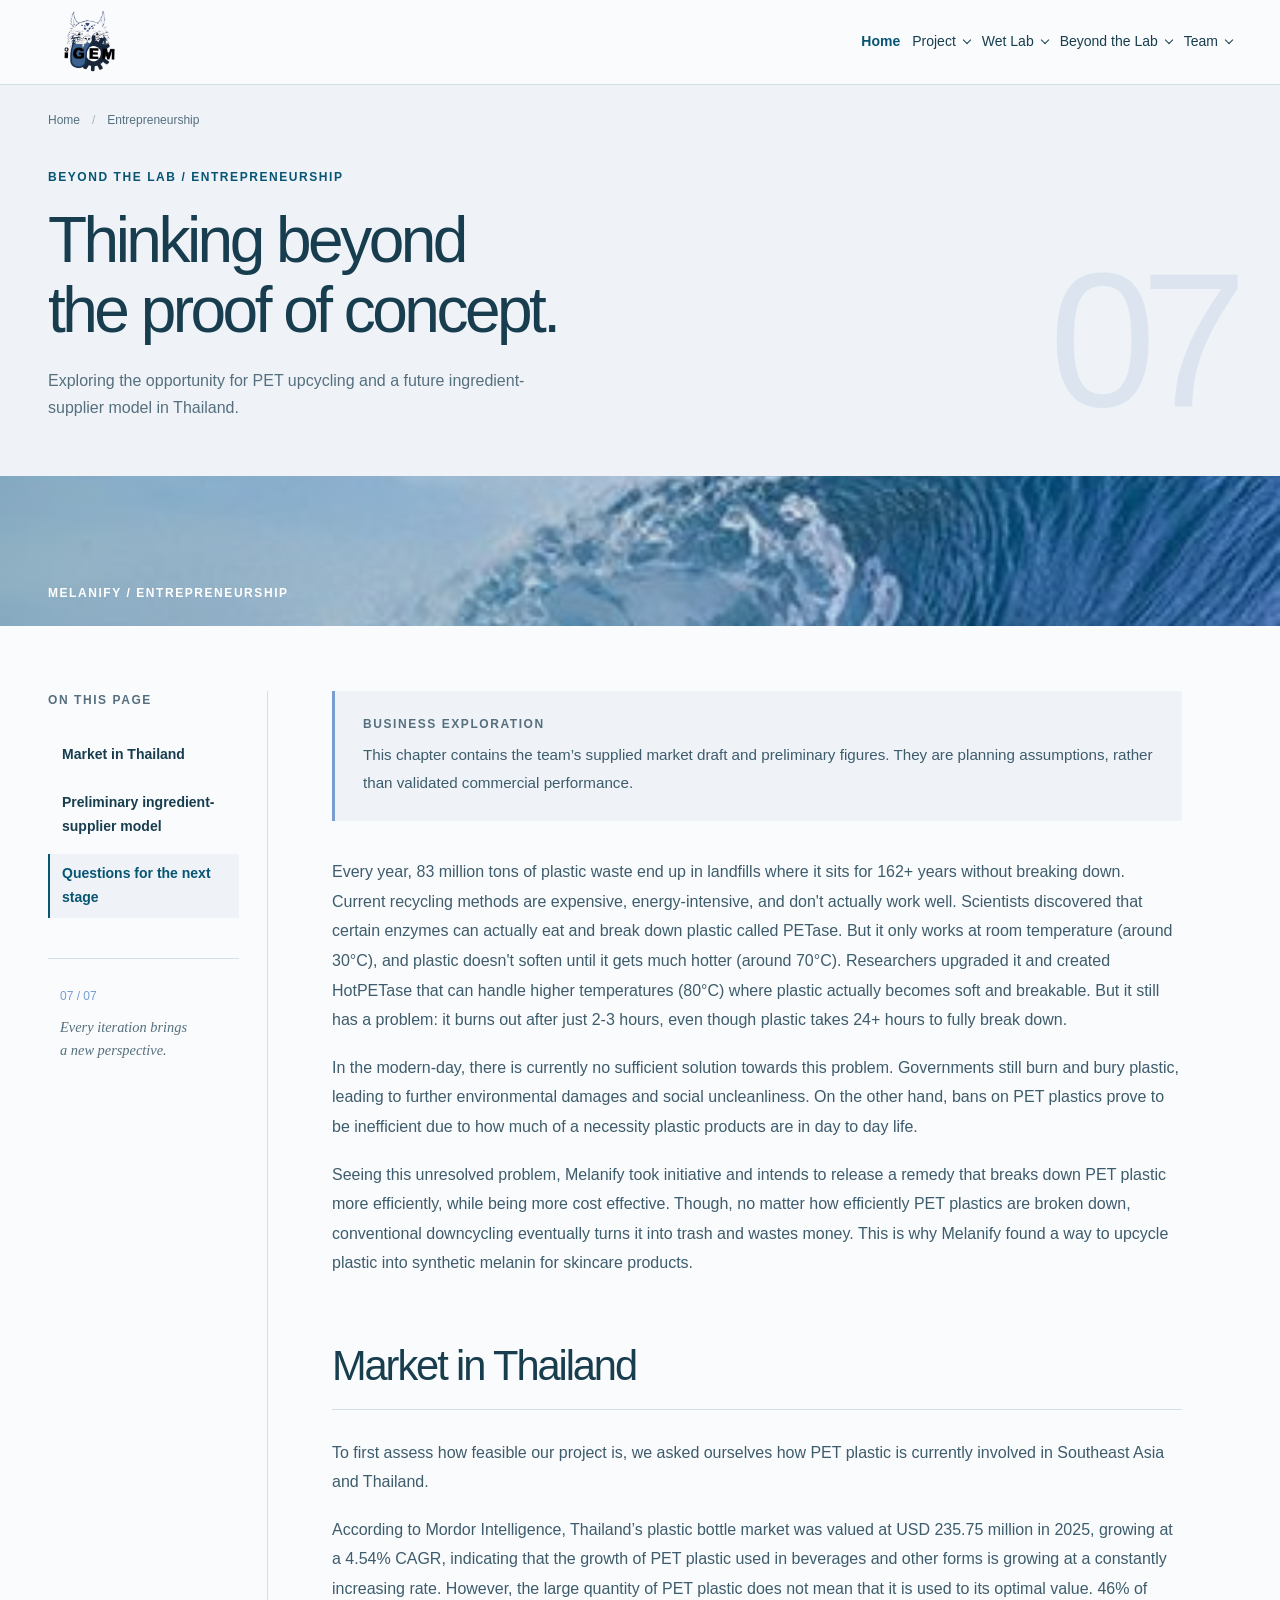
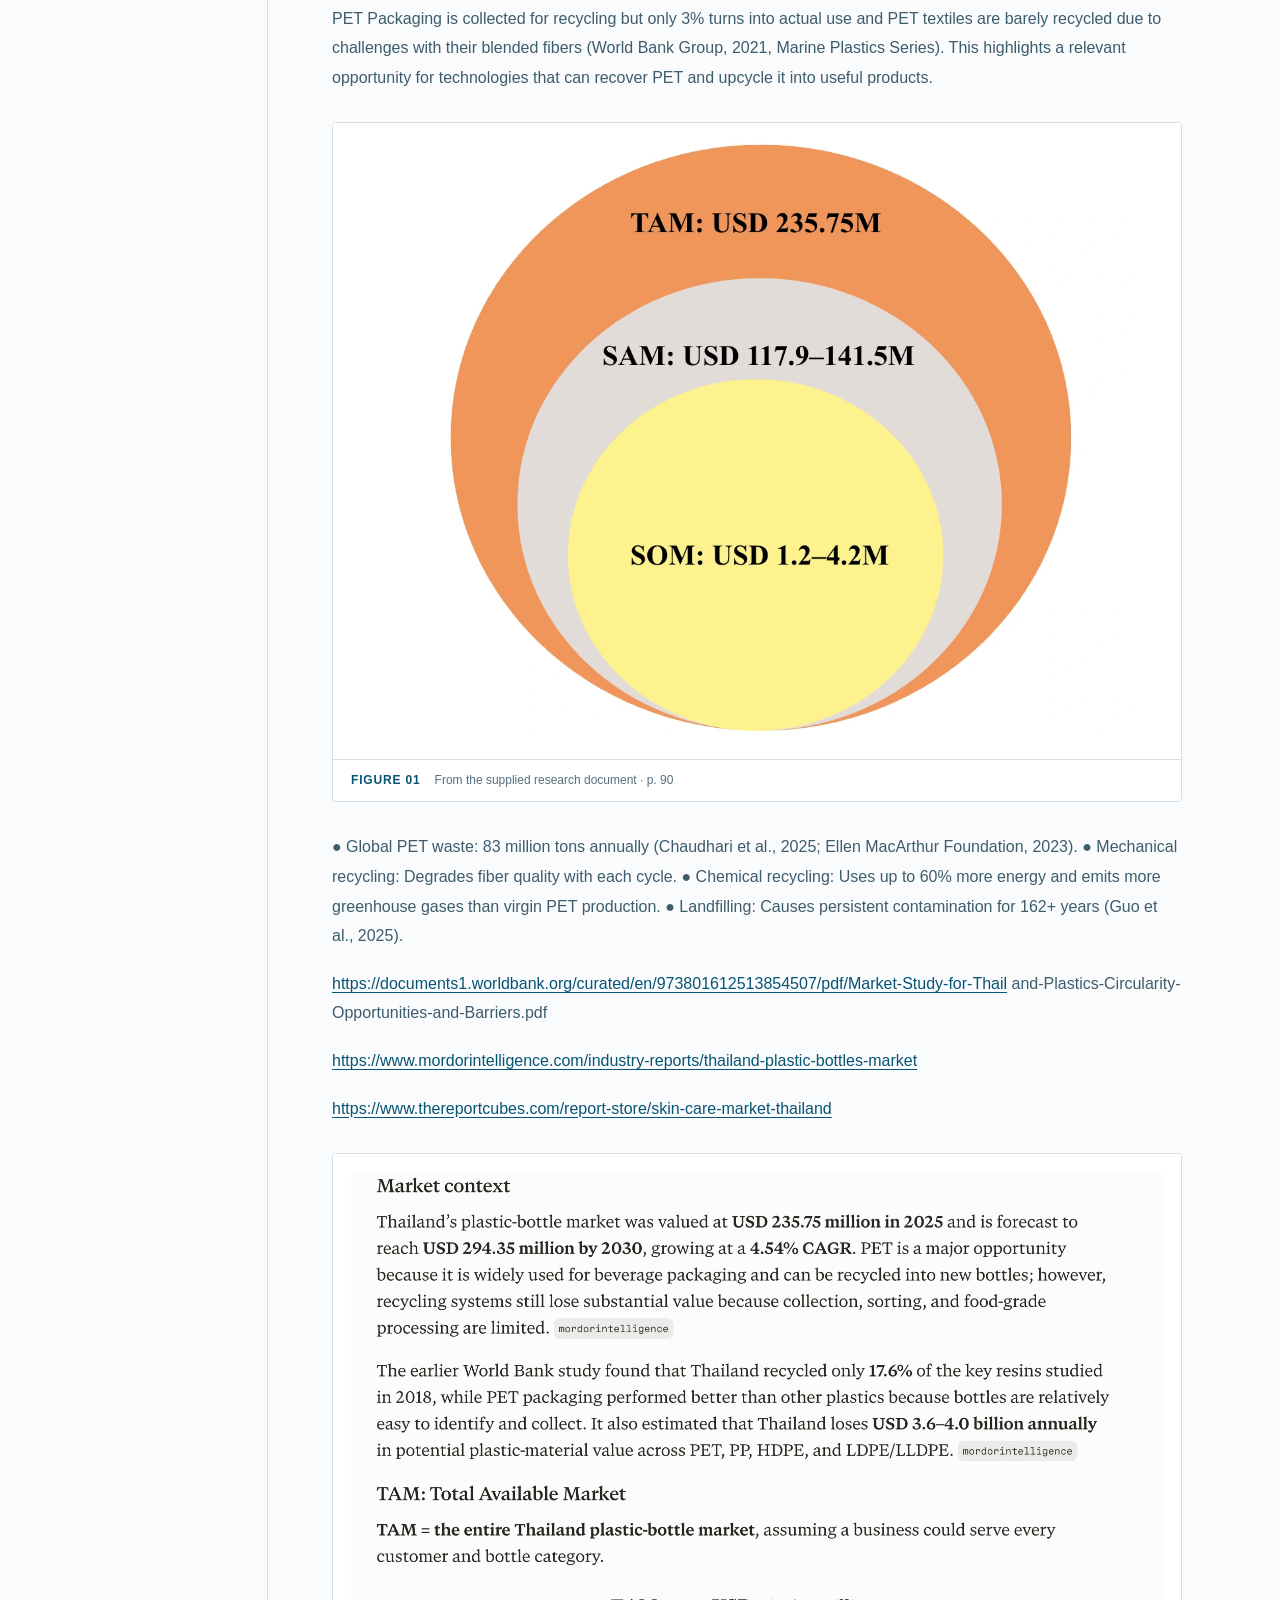
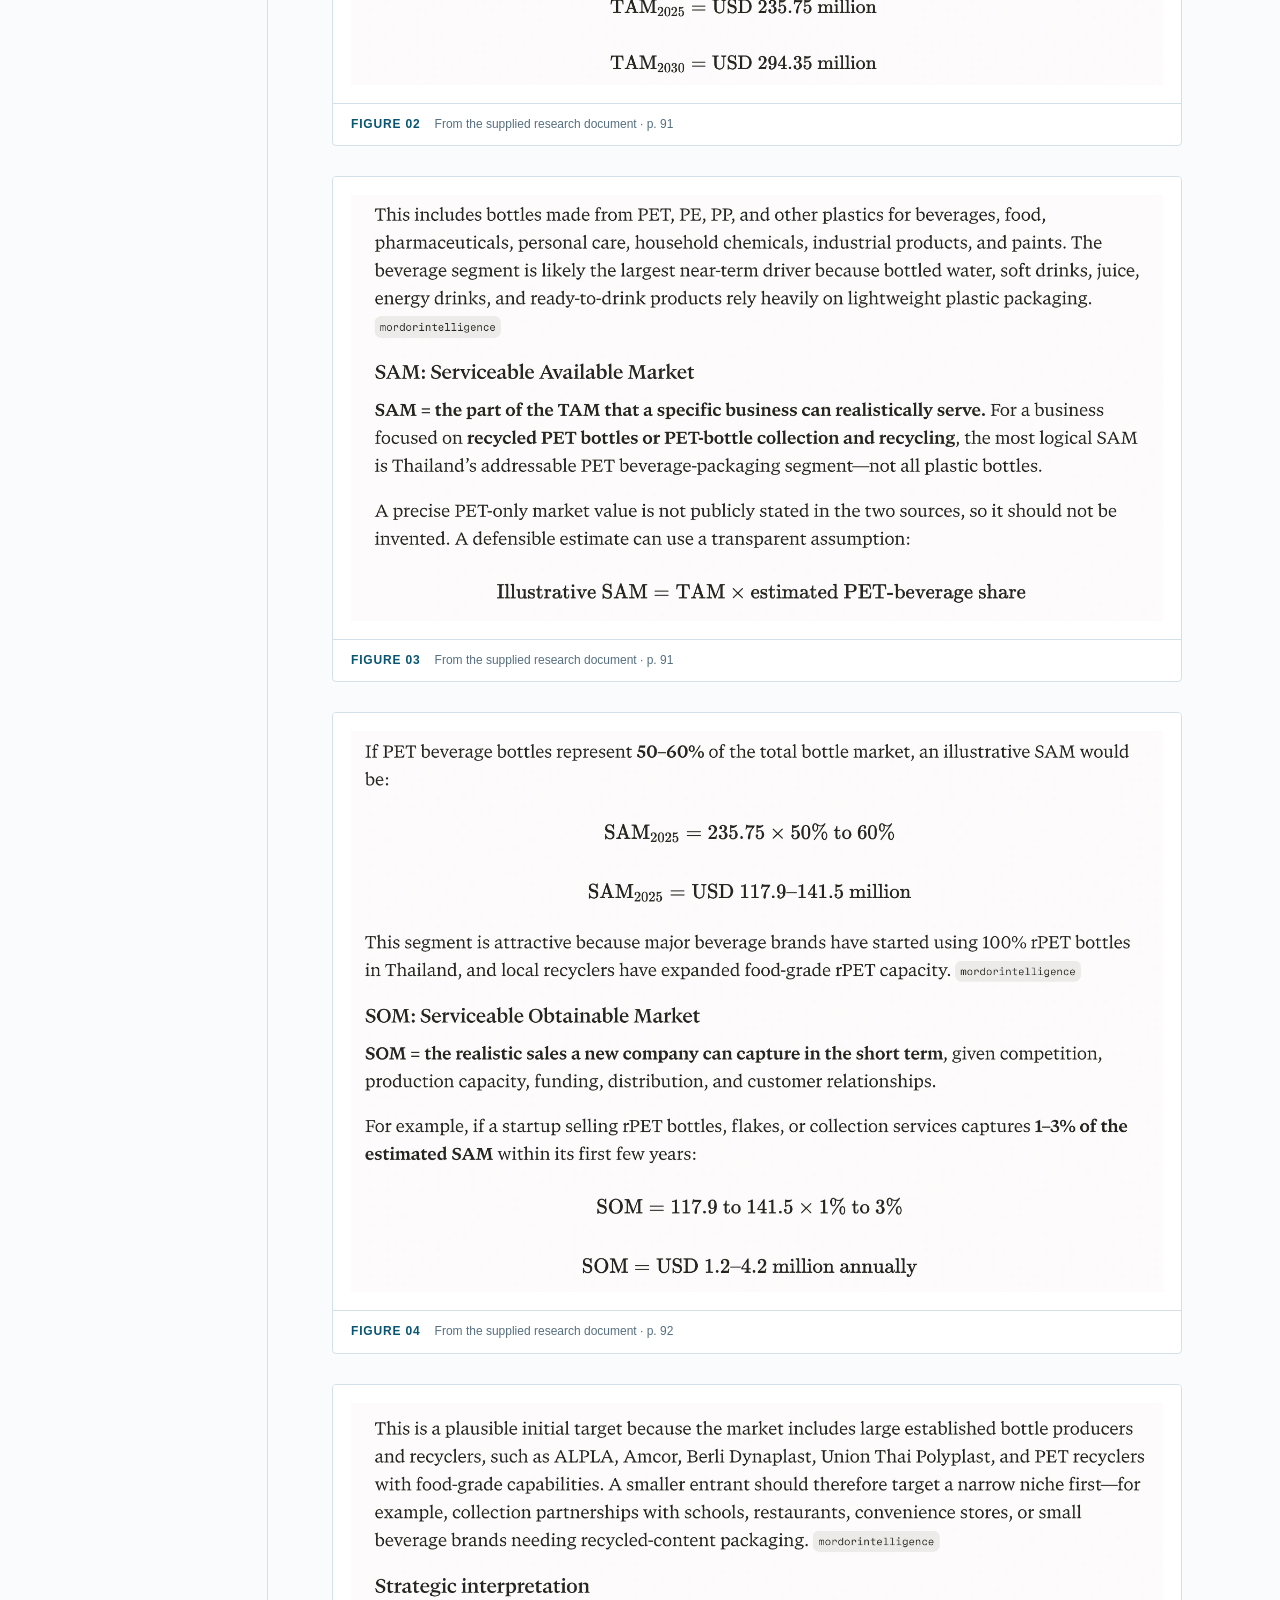
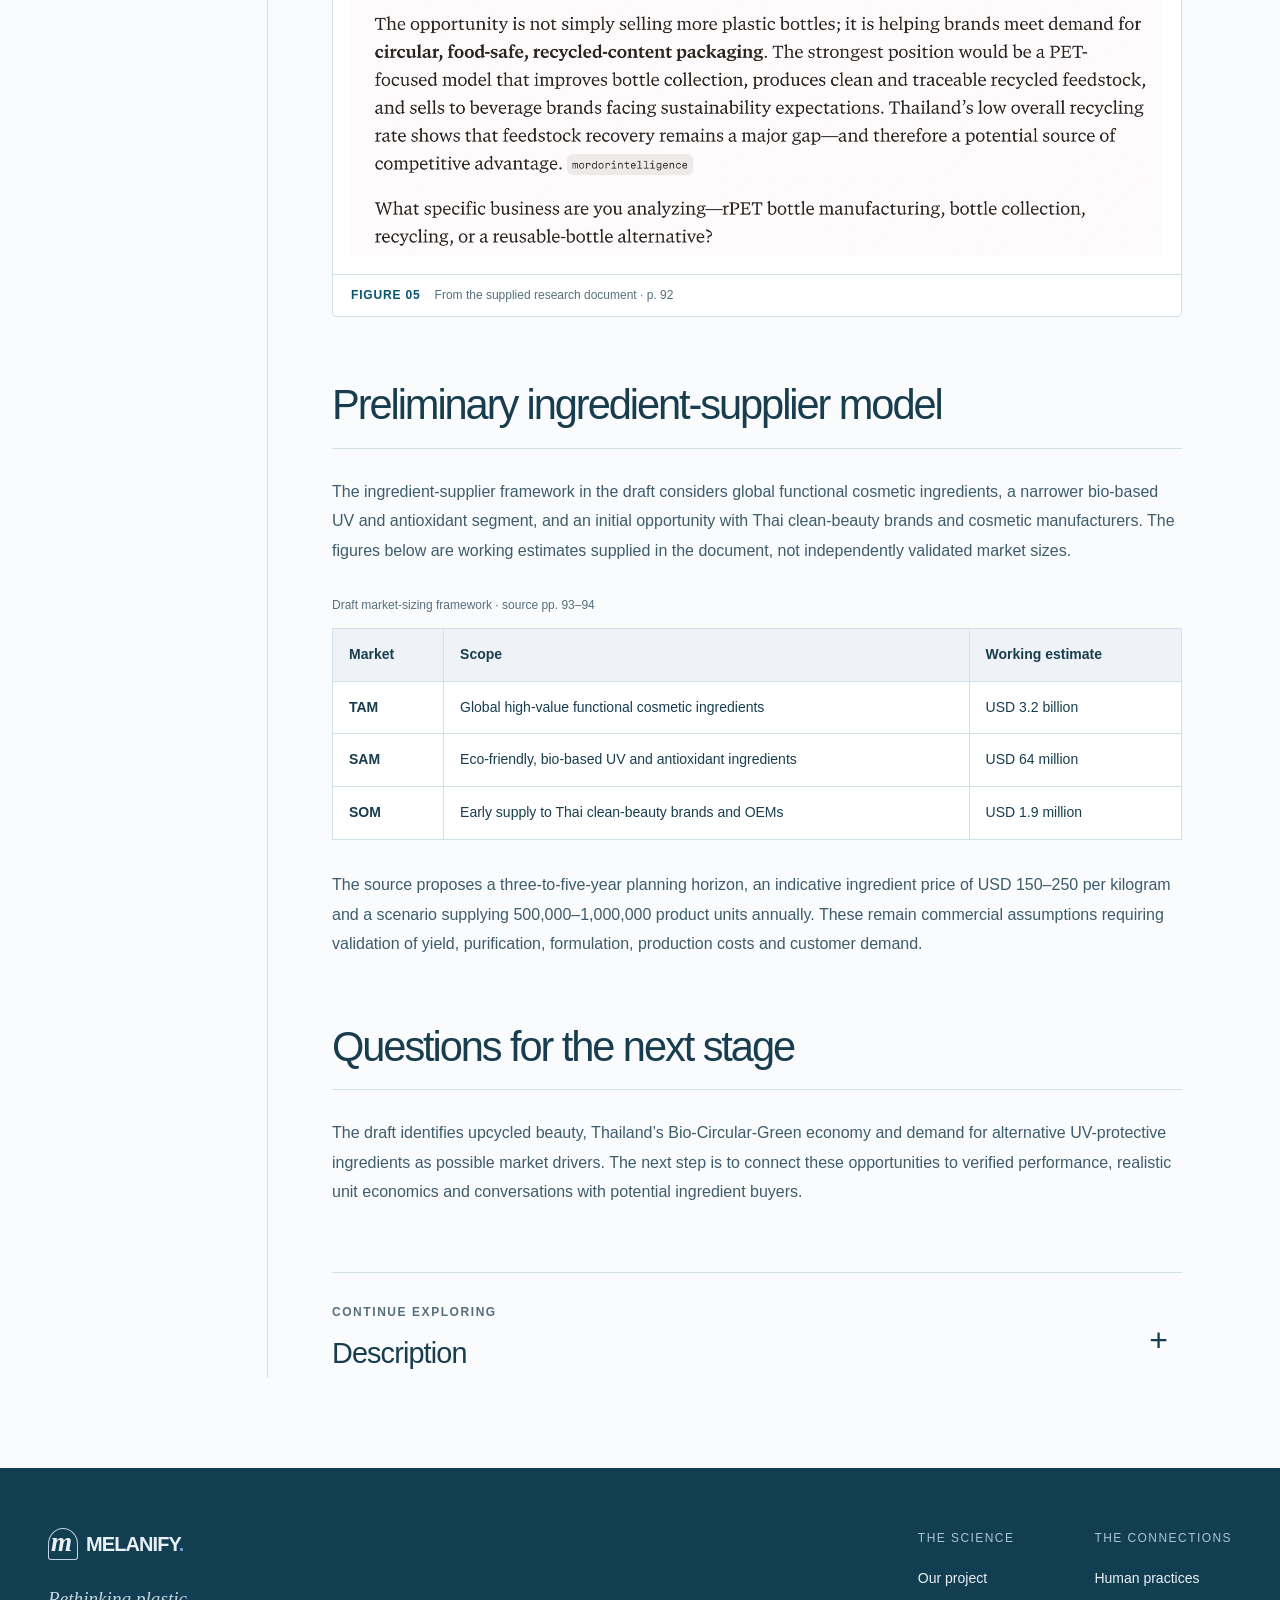
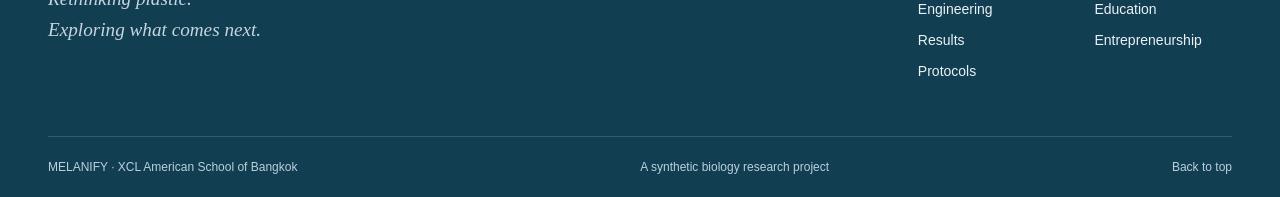
<file: entrepreneurship.html>
<!DOCTYPE html>
<html lang="en">
  <head>
    <meta charset="utf-8">
    <meta name="viewport" content="width=device-width, initial-scale=1">
    <meta name="theme-color" content="#075473">
    <meta name="description" content="MELANIFY explores a biological pathway from PET plastic waste to allomelanin. Discover our engineering, research and community work.">
    <title>Entrepreneurship | MELANIFY</title>
    <link rel="icon" type="image/svg+xml" href="assets/favicon.svg">
    <link rel="stylesheet" href="styles.css">
    <script src="script.js" defer=""></script>

      <style>

   /* GLOBAL BOX SIZING */


*,
*::before,
*::after {
  box-sizing: border-box;
}


   /* BRAND / LOGO */

.brand {
  display: inline-flex;
  align-items: center;
  gap: 8px;
  min-width: 0;
  max-width: 100%;
}

.brand-logo {
  display: block;
  width: 80px;
  height: 80px;
  max-width: 100%;
  flex: 0 0 auto;
  object-fit: contain;
  margin: 0;
}


   /* MAIN TAB INDICATOR */


.nav-main::before {
  content: "";
  display: block;
  width: 6px;
  height: 6px;
  background-color: #ffffff;
  border-radius: 50%;
}


   /* DROPDOWN INDICATOR */


.nav-dropdown-icon::before {
  content: "";
  display: block;
  width: 6px;
  height: 6px;
  border-right: 1.5px solid #ffffff;
  border-bottom: 1.5px solid #ffffff;
  transform: translateY(-2px) rotate(45deg);
}


   /* NAVIGATION LAYOUT */


#main-nav {
  display: flex;
  align-items: center;
  flex-wrap: wrap;
  gap: 8px 12px;
  max-width: 100%;
}

#main-nav > a.main-tab,
#main-nav .nav-group > summary {
  display: inline-flex;
  align-items: center;
  gap: 8px;
  min-width: 0;
  max-width: 100%;
  line-height: 1.5;
}

/* Main navigation links */

#main-nav > a {
  overflow-wrap: anywhere;
}

   /* SECTION HEADING */


.story-section .section-heading h2 {
  width: 100%;
  max-width: 800px;
  margin: 0 auto 16px;
  font-size: clamp(28px, 3.2vw, 42px);
  line-height: 1.2;
  text-align: center;
  white-space: normal;
  overflow-wrap: break-word;
  text-wrap: balance;
}


   /* TABLET RESPONSIVE */


@media (max-width: 900px) {
  .brand-logo {
    width: 36px;
    height: 36px;
  }

  #main-nav {
    gap: 8px 10px;
  }

  #main-nav > a.main-tab,
  #main-nav .nav-group > summary {
    gap: 6px;
    font-size: 14px;
  }

  .story-section .section-heading h2 {
    font-size: clamp(27px, 4vw, 36px);
  }
}


   /* MOBILE RESPONSIVE */


@media (max-width: 600px) {
  .brand {
    gap: 6px;
  }

  .brand-logo {
    width: 32px;
    height: 32px;
  }

  #main-nav {
    width: 100%;
    gap: 8px;
  }

  #main-nav > a.main-tab,
  #main-nav .nav-group > summary {
    font-size: 13px;
    gap: 6px;
  }

  #main-nav > a::before,
  #main-nav .nav-group > summary::before {
    width: 14px;
    height: 14px;
    min-width: 14px;
    flex-basis: 14px;
  }

  #main-nav .nav-group > summary::before {
    background-size: 11px;
  }

  .story-section .section-heading h2 {
    width: 100%;
    font-size: clamp(26px, 6.5vw, 34px);
    line-height: 1.25;
    text-align: left;
    white-space: normal;
    text-wrap: wrap;
  }
}


   /* SMALL MOBILE */


@media (max-width: 360px) {
  .brand-logo {
    width: 28px;
    height: 28px;
  }

  #main-nav {
    gap: 6px;
  }

  #main-nav > a.main-tab,
  #main-nav .nav-group > summary {
    font-size: 12px;
  }

  .story-section .section-heading h2 {
    font-size: 26px;
  }
}


   /* REDUCED MOTION ACCESSIBILITY */


@media (prefers-reduced-motion: reduce) {
  *,
  *::before,
  *::after {
    scroll-behavior: auto !important;
    animation-duration: 0.01ms !important;
    animation-iteration-count: 1 !important;
    transition-duration: 0.01ms !important;
  }
}
</style>
  </head>
  <body data-page="entrepreneurship">
    <a class="skip-link" href="#main">Skip to content</a>
     <header class="site-header">

  <div class="header-inner">

    <!-- Logo Image -->
    <a class="brand" href="index.html" aria-label="MELANIFY home">
        <!-- <span>MELANIFY<span class="brand-period">.</span></span> -->
      <img src="/logo-removebg-preview.png" alt="MELANIFY Logo" class="brand-logo">
    </a>

    
    <button class="menu-toggle" aria-expanded="false" aria-controls="main-nav">
      <span></span>
      <span></span>
      <span class="sr-only">Toggle navigation</span>
    </button>

    <nav id="main-nav" aria-label="Main navigation">

      <!-- Home -->
      <a href="index.html" aria-current="page">Home</a>

      <!-- Project -->
      <details class="nav-group">
        <summary>Project<span class="chevron"></span></summary>
        <div class="nav-dropdown">
          <a href="description.html">Description: Problem Breakdown</a>
          <a href="proposed-pathway.html">Proposed Pathway</a>
        </div>
      </details>

      <!-- Wet Lab -->
      <details class="nav-group">
        <summary>Wet Lab<span class="chevron"></span></summary>
        <div class="nav-dropdown">
          <a href="engineering.html">Engineering</a>
          <a href="results.html">Results</a>
          <a href="protocols.html">Protocols &amp; Notebook</a>
          <a href="safety.html">Safety</a>
        </div>
      </details>

      <!-- Beyond the Lab -->
      <details class="nav-group">
        <summary>Beyond the Lab<span class="chevron"></span></summary>
        <div class="nav-dropdown">
          <a href="human-practices.html">Integrated Human Practices</a>
          <a href="education.html">Education</a>
          <a href="entrepreneurship.html">Entrepreneurship</a>
        </div>
      </details>

      <!-- Team -->
      <details class="nav-group">
        <summary>Team<span class="chevron"></span></summary>
        <div class="nav-dropdown">
          <a href="members.html">Members</a>
          <a href="attributions.html">Attributions</a>
        </div>
      </details>

    </nav>

  </div>

  <div class="reading-progress" aria-hidden="true"></div>

</header>
    <main id="main">
      <section class="chapter-hero" id="top">
        <div class="wrap">
          <div class="breadcrumb"><a href="index.html">Home</a><span>/</span>Entrepreneurship</div>
          <div class="eyebrow">BEYOND THE LAB / ENTREPRENEURSHIP</div>
          <h1>Thinking beyond<br>the proof of concept.</h1>
          <p>Exploring the opportunity for PET upcycling and a future ingredient-supplier model in Thailand.</p>
          <span class="chapter-number" aria-hidden="true">07</span>
        </div>
      </section>
      <div class="chapter-banner">
        <img src="assets/ocean-palette.png" alt="" width="906" height="551">
        <span>MELANIFY / ENTREPRENEURSHIP</span>
      </div>
      <div class="article-layout wrap">
        <aside class="article-sidebar">
          <div class="toc-sticky">
            <span class="small-label">ON THIS PAGE</span>
            <nav class="toc" aria-label="Chapter contents">
              <a class="toc-primary" href="#market-in-thailand">Market in Thailand</a>
              <a class="toc-primary" href="#preliminary-ingredient-supplier-model">Preliminary ingredient-supplier model</a>
              <a class="toc-primary" href="#questions-for-the-next-stage">Questions for the next stage</a>
            </nav>
            <div class="sidebar-note">
              <span>07 / 07</span>
              <p>Every iteration brings<br>a new perspective.</p>
            </div>
          </div>
        </aside>
        <article class="article-content" id="chapter-content">
          <div class="article-callout">
            <span class="small-label">BUSINESS EXPLORATION</span>
            <p>This chapter contains the team’s supplied market draft and preliminary figures. They are planning assumptions, rather than validated commercial performance.</p>
          </div>
          <p>Every year, 83 million tons of plastic waste end up in landfills where it sits for 162+ years without breaking down. Current recycling methods are expensive, energy-intensive, and don't actually work well. Scientists discovered that certain enzymes can actually eat and break down plastic called PETase. But it only works at room temperature (around 30°C), and plastic doesn't soften until it gets much hotter (around 70°C). Researchers upgraded it and created HotPETase that can handle higher temperatures (80°C) where plastic actually becomes soft and breakable. But it still has a problem: it burns out after just 2-3 hours, even though plastic takes 24+ hours to fully break down.</p>
          <p>In the modern-day, there is currently no sufficient solution towards this problem. Governments still burn and bury plastic, leading to further environmental damages and social uncleanliness. On the other hand, bans on PET plastics prove to be inefficient due to how much of a necessity plastic products are in day to day life.</p>
          <p>Seeing this unresolved problem, Melanify took initiative and intends to release a remedy that breaks down PET plastic more efficiently, while being more cost effective. Though, no matter how efficiently PET plastics are broken down, conventional downcycling eventually turns it into trash and wastes money. This is why Melanify found a way to upcycle plastic into synthetic melanin for skincare products.</p>
          <h2 id="market-in-thailand" class="" data-reveal="">Market in Thailand</h2>
          <p>To first assess how feasible our project is, we asked ourselves how PET plastic is currently involved in Southeast Asia and Thailand.</p>
          <p>According to Mordor Intelligence, Thailand’s plastic bottle market was valued at USD 235.75 million in 2025, growing at a 4.54% CAGR, indicating that the growth of PET plastic used in beverages and other forms is growing at a constantly increasing rate. However, the large quantity of PET plastic does not mean that it is used to its optimal value. 46% of PET Packaging is collected for recycling but only 3% turns into actual use and PET textiles are barely recycled due to challenges with their blended fibers (World Bank Group, 2021, Marine Plastics Series). This highlights a relevant opportunity for technologies that can recover PET and upcycle it into useful products.</p>
          <figure class="research-figure" data-reveal="">
            <a class="figure-open" data-image="assets/figure-90-3.webp" data-alt="Supplied Entrepreneurship figure, source page 90" aria-label="Enlarge figure from source page 90" href="assets/figure-90-3.webp" target="_blank" rel="noopener"><img src="assets/figure-90-3.webp" alt="Supplied Entrepreneurship figure from source page 90" width="1168" height="908" loading="lazy"><span class="figure-zoom">View full size</span></a>
            <figcaption><span>FIGURE 01</span>From the supplied research document · p. 90</figcaption>
          </figure>
          <p>● Global PET waste: 83 million tons annually (Chaudhari et al., 2025; Ellen MacArthur Foundation, 2023). ● Mechanical recycling: Degrades fiber quality with each cycle. ● Chemical recycling: Uses up to 60% more energy and emits more greenhouse gases than virgin PET production. ● Landfilling: Causes persistent contamination for 162+ years (Guo et al., 2025).</p>
          <p><a href="https://documents1.worldbank.org/curated/en/973801612513854507/pdf/Market-Study-for-Thail" target="_blank" rel="noopener noreferrer">https://documents1.worldbank.org/curated/en/973801612513854507/pdf/Market-Study-for-Thail</a> and-Plastics-Circularity-Opportunities-and-Barriers.pdf</p>
          <p><a href="https://www.mordorintelligence.com/industry-reports/thailand-plastic-bottles-market" target="_blank" rel="noopener noreferrer">https://www.mordorintelligence.com/industry-reports/thailand-plastic-bottles-market</a></p>
          <p><a href="https://www.thereportcubes.com/report-store/skin-care-market-thailand" target="_blank" rel="noopener noreferrer">https://www.thereportcubes.com/report-store/skin-care-market-thailand</a></p>
          <figure class="research-figure" data-reveal="">
            <a class="figure-open" data-image="assets/figure-91-3.webp" data-alt="Supplied Entrepreneurship figure, source page 91" aria-label="Enlarge figure from source page 91" href="assets/figure-91-3.webp" target="_blank" rel="noopener"><img src="assets/figure-91-3.webp" alt="Supplied Entrepreneurship figure from source page 91" width="1594" height="1006" loading="lazy"><span class="figure-zoom">View full size</span></a>
            <figcaption><span>FIGURE 02</span>From the supplied research document · p. 91</figcaption>
          </figure>
          <figure class="research-figure" data-reveal="">
            <a class="figure-open" data-image="assets/figure-91-4.webp" data-alt="Supplied Entrepreneurship figure, source page 91" aria-label="Enlarge figure from source page 91" href="assets/figure-91-4.webp" target="_blank" rel="noopener"><img src="assets/figure-91-4.webp" alt="Supplied Entrepreneurship figure from source page 91" width="1512" height="794" loading="lazy"><span class="figure-zoom">View full size</span></a>
            <figcaption><span>FIGURE 03</span>From the supplied research document · p. 91</figcaption>
          </figure>
          <figure class="research-figure" data-reveal="">
            <a class="figure-open" data-image="assets/figure-92-2.webp" data-alt="Supplied Entrepreneurship figure, source page 92" aria-label="Enlarge figure from source page 92" href="assets/figure-92-2.webp" target="_blank" rel="noopener"><img src="assets/figure-92-2.webp" alt="Supplied Entrepreneurship figure from source page 92" width="1520" height="1050" loading="lazy"><span class="figure-zoom">View full size</span></a>
            <figcaption><span>FIGURE 04</span>From the supplied research document · p. 92</figcaption>
          </figure>
          <figure class="research-figure" data-reveal="">
            <a class="figure-open" data-image="assets/figure-92-3.webp" data-alt="Supplied Entrepreneurship figure, source page 92" aria-label="Enlarge figure from source page 92" href="assets/figure-92-3.webp" target="_blank" rel="noopener"><img src="assets/figure-92-3.webp" alt="Supplied Entrepreneurship figure from source page 92" width="1512" height="844" loading="lazy"><span class="figure-zoom">View full size</span></a>
            <figcaption><span>FIGURE 05</span>From the supplied research document · p. 92</figcaption>
          </figure>
          <h2 id="preliminary-ingredient-supplier-model" class="" data-reveal="">Preliminary ingredient-supplier model</h2>
          <p>The ingredient-supplier framework in the draft considers global functional cosmetic ingredients, a narrower bio-based UV and antioxidant segment, and an initial opportunity with Thai clean-beauty brands and cosmetic manufacturers. The figures below are working estimates supplied in the document, not independently validated market sizes.</p>
          <div class="table-wrap">
            <table>
              <caption>Draft market-sizing framework · source pp. 93–94</caption>
              <thead>
                <tr>
                  <th scope="col">Market</th>
                  <th scope="col">Scope</th>
                  <th scope="col">Working estimate</th>
                </tr>
              </thead>
              <tbody>
                <tr>
                  <th scope="row">TAM</th>
                  <td>Global high-value functional cosmetic ingredients</td>
                  <td>USD 3.2 billion</td>
                </tr>
                <tr>
                  <th scope="row">SAM</th>
                  <td>Eco-friendly, bio-based UV and antioxidant ingredients</td>
                  <td>USD 64 million</td>
                </tr>
                <tr>
                  <th scope="row">SOM</th>
                  <td>Early supply to Thai clean-beauty brands and OEMs</td>
                  <td>USD 1.9 million</td>
                </tr>
              </tbody>
            </table>
          </div>
          <p>The source proposes a three-to-five-year planning horizon, an indicative ingredient price of USD 150–250 per kilogram and a scenario supplying 500,000–1,000,000 product units annually. These remain commercial assumptions requiring validation of yield, purification, formulation, production costs and customer demand.</p>
          <h2 id="questions-for-the-next-stage" class="" data-reveal="">Questions for the next stage</h2>
          <p>The draft identifies upcycled beauty, Thailand’s Bio-Circular-Green economy and demand for alternative UV-protective ingredients as possible market drivers. The next step is to connect these opportunities to verified performance, realistic unit economics and conversations with potential ingredient buyers.</p>
          <a class="next-chapter" id="chapter-next" href="description.html" data-reveal=""><span><span class="small-label">CONTINUE EXPLORING</span><strong>Description</strong></span><span class="next-plus" aria-hidden="true">+</span></a>
        </article>
      </div>
    </main>
    <footer class="site-footer">
      <div class="footer-top">
        <div>
          <a class="brand footer-brand" href="index.html"><span class="brand-mark" aria-hidden="true">m</span><span>MELANIFY<span class="brand-period">.</span></span></a>
          <p>Rethinking plastic.<br>Exploring what comes next.</p>
        </div>
        <div class="footer-links">
          <div>
            <span>THE SCIENCE</span>
            <a href="description.html">Our project</a>
            <a href="engineering.html">Engineering</a>
            <a href="results.html">Results</a>
            <a href="protocols.html">Protocols</a>
          </div>
          <div>
            <span>THE CONNECTIONS</span>
            <a href="human-practices.html">Human practices</a>
            <a href="education.html">Education</a>
            <a href="entrepreneurship.html" aria-current="page">Entrepreneurship</a>
          </div>
        </div>
      </div>
      <div class="footer-bottom">
        <span>MELANIFY · XCL American School of Bangkok</span>
        <span>A synthetic biology research project</span>
        <a href="#top">Back to top</a>
      </div>
    </footer>
    <dialog class="figure-dialog" aria-label="Enlarged research figure">
      <button class="dialog-close" aria-label="Close enlarged figure">Close <span aria-hidden="true">×</span></button>
      <img alt="">
      <p>Original figure from the supplied research document</p>
    </dialog>
  </body>
</html>
</file>
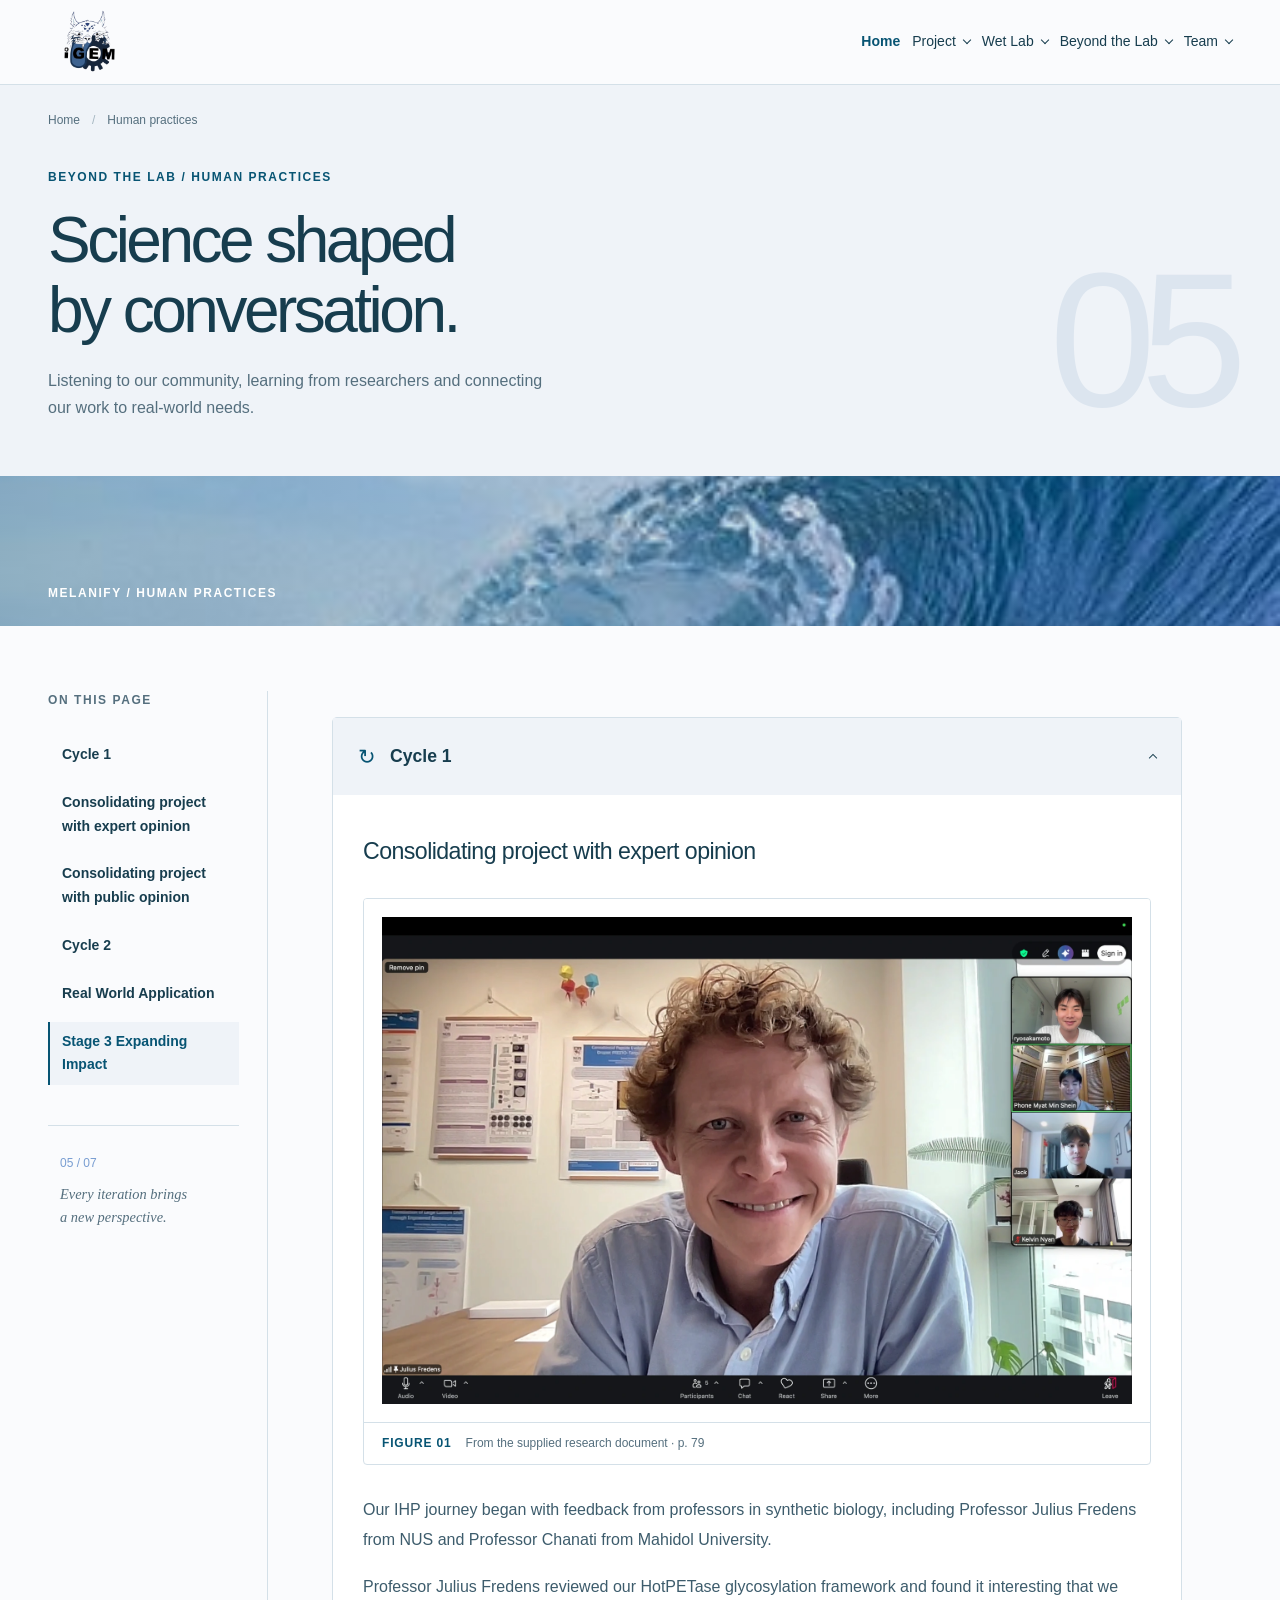
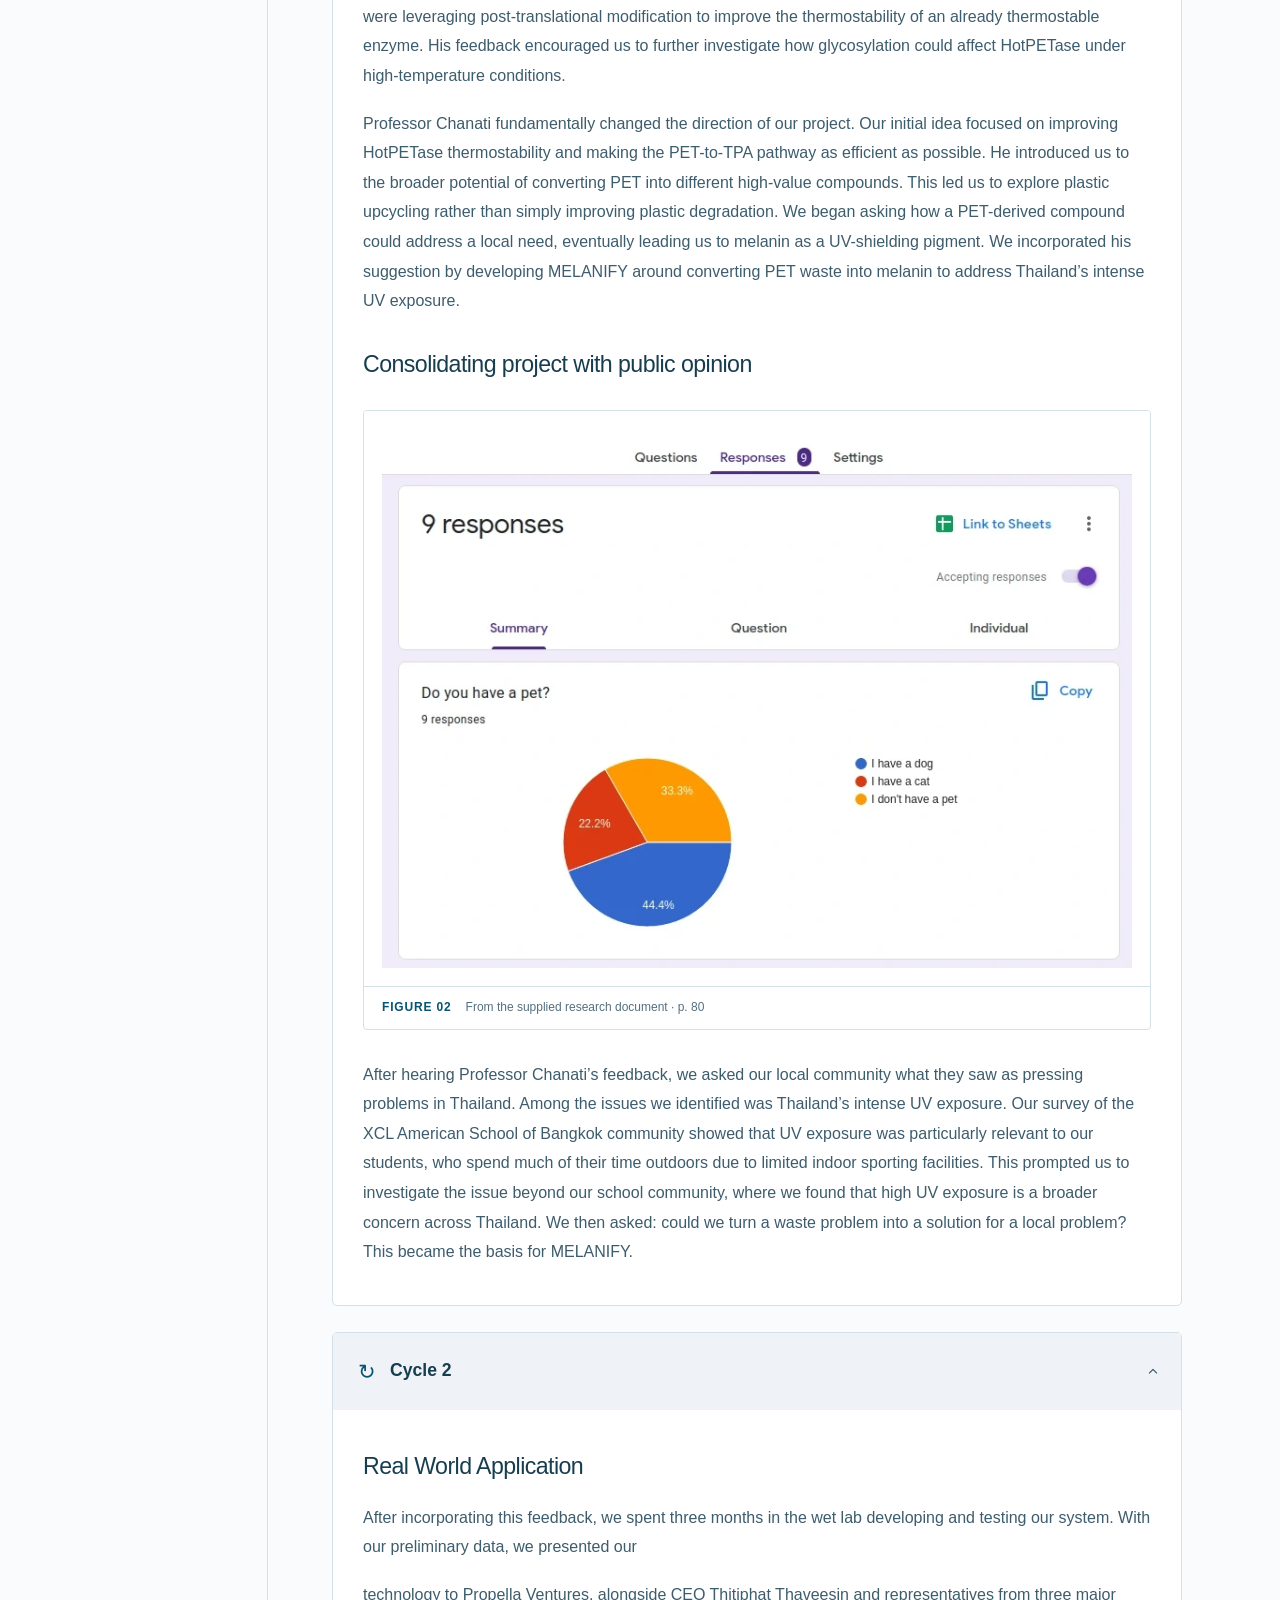
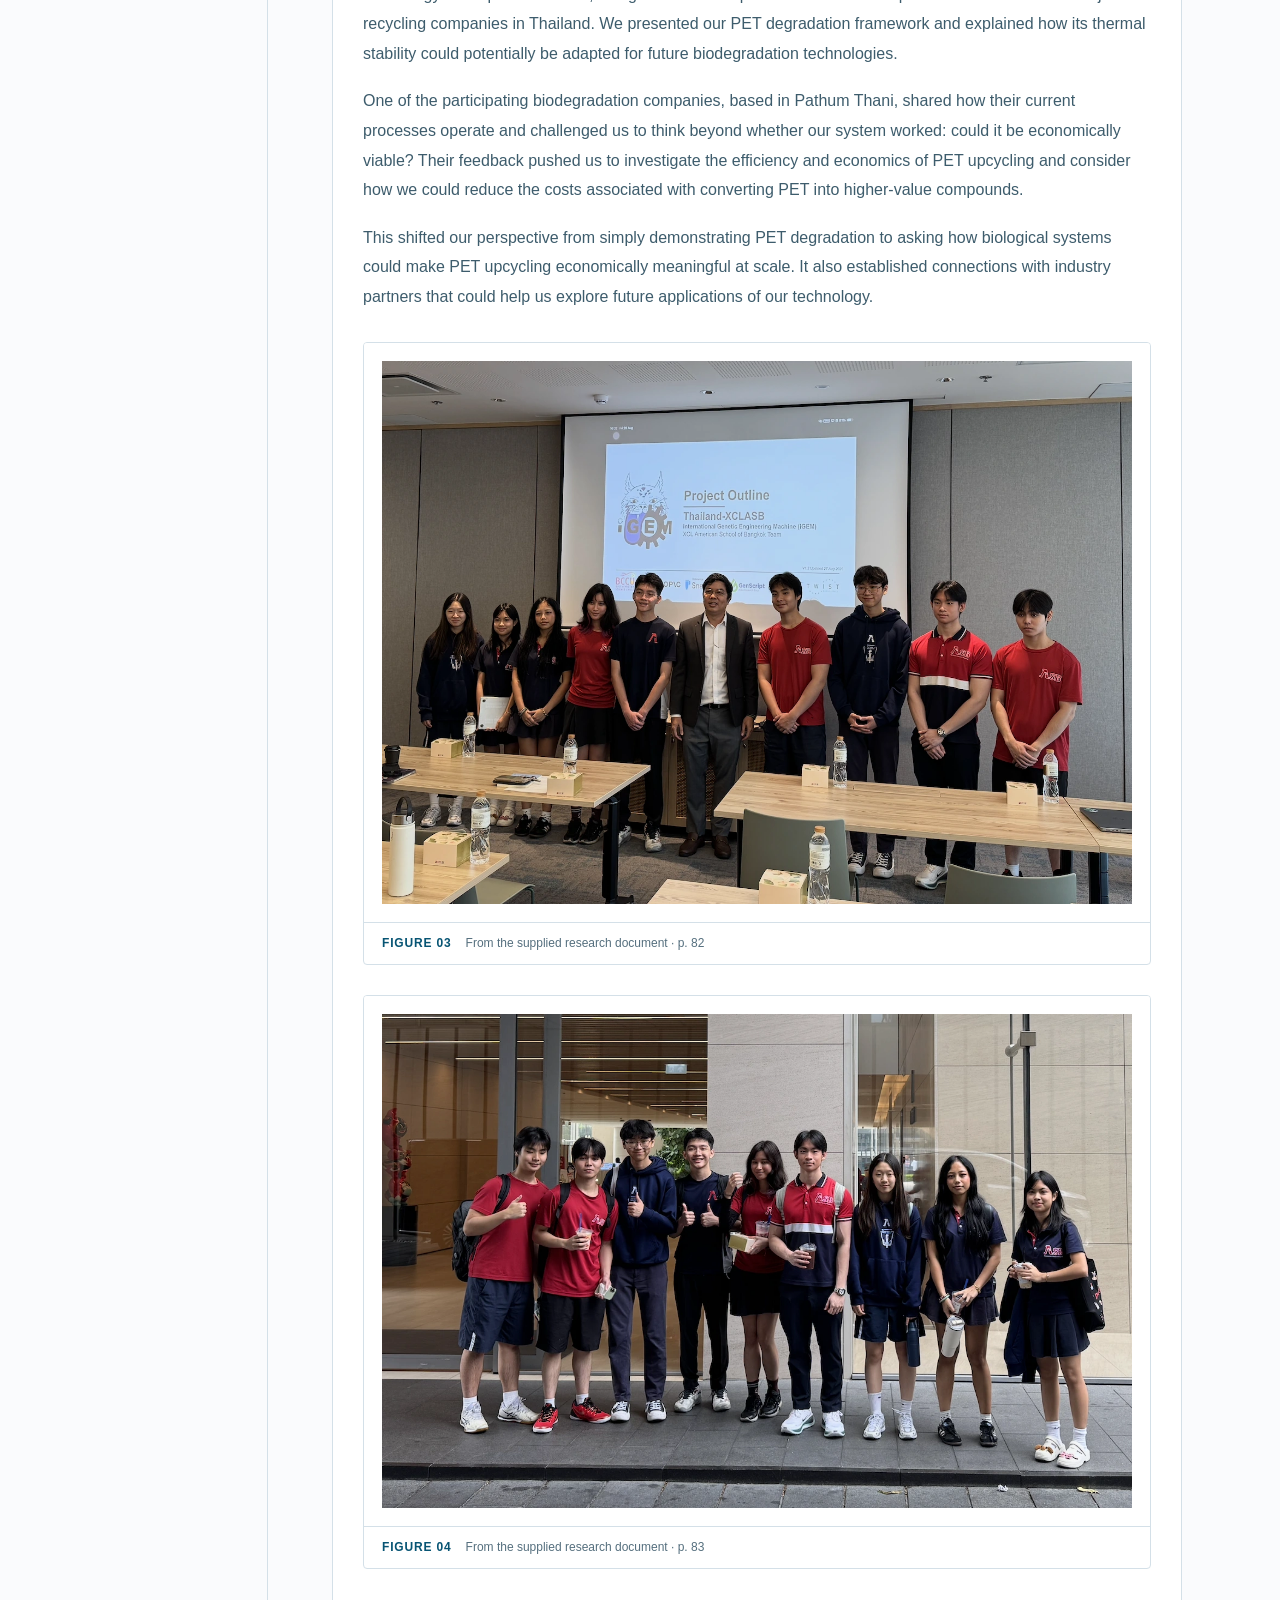
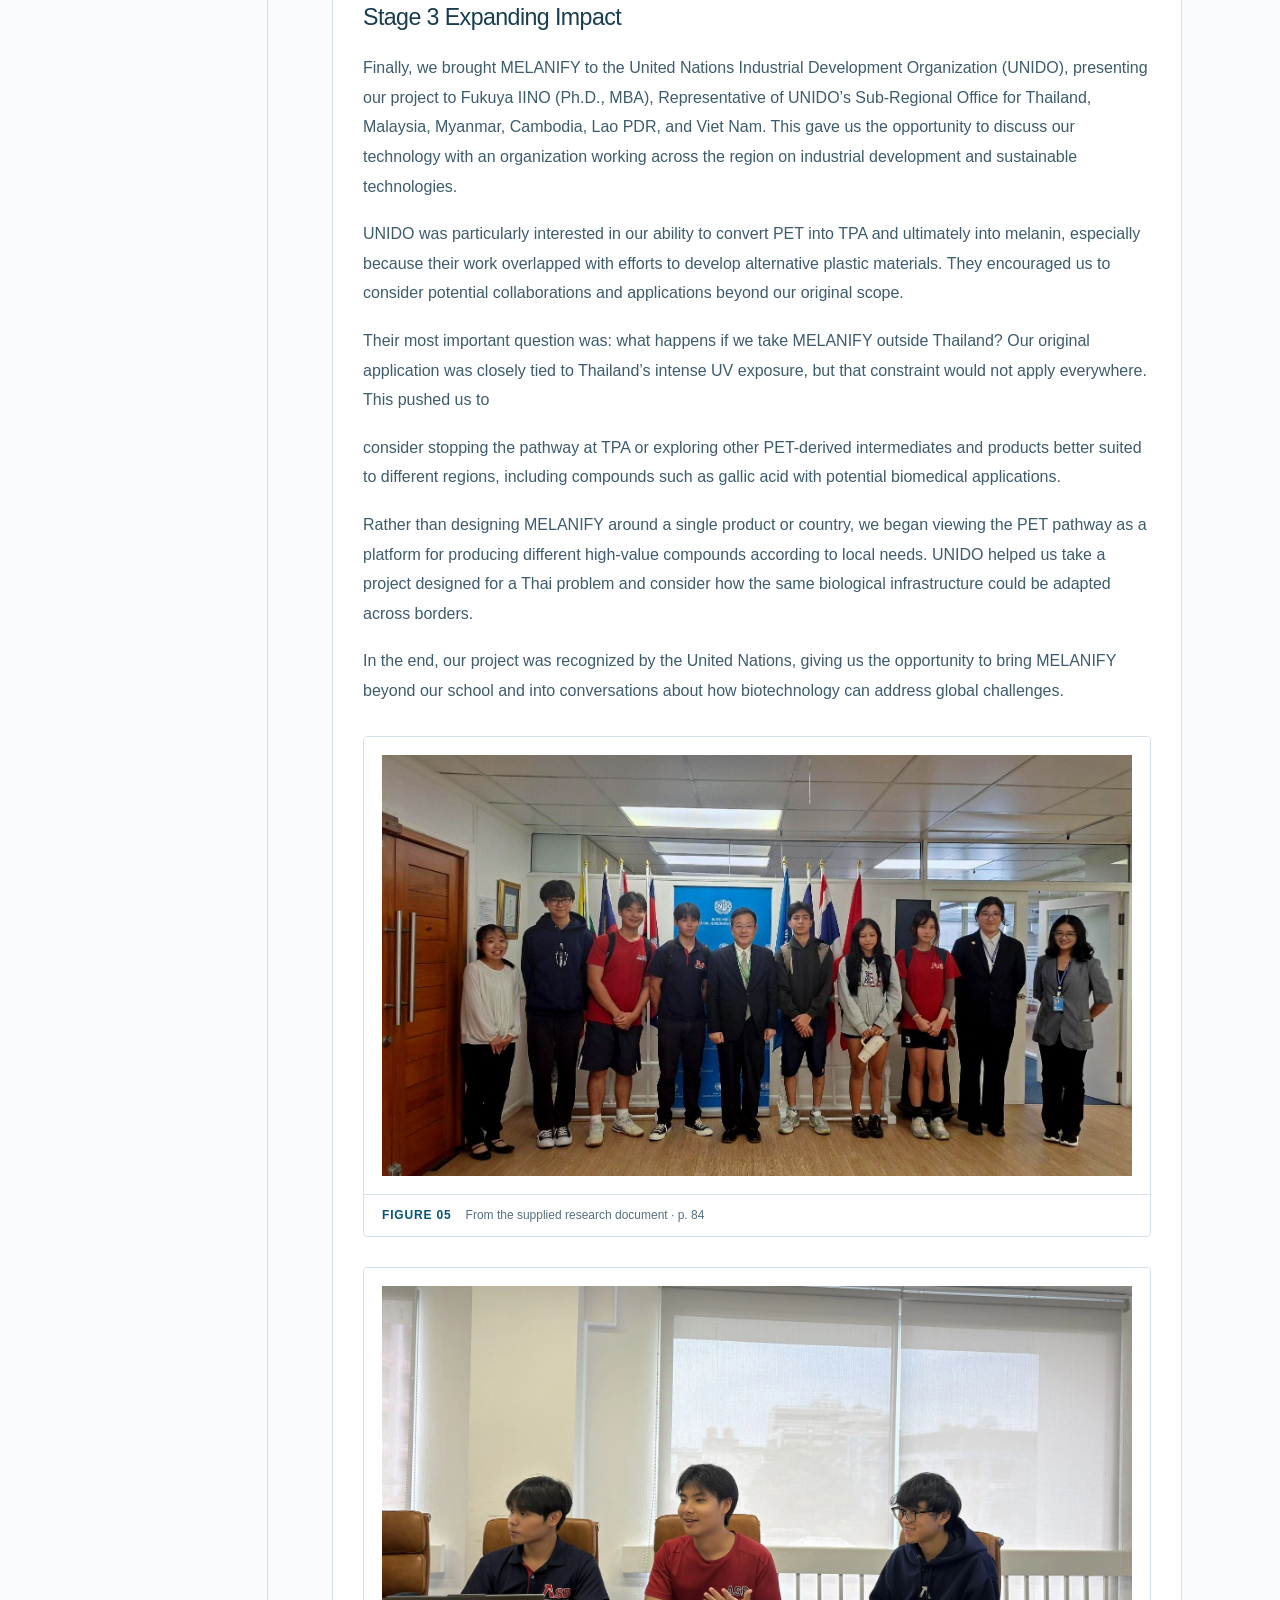
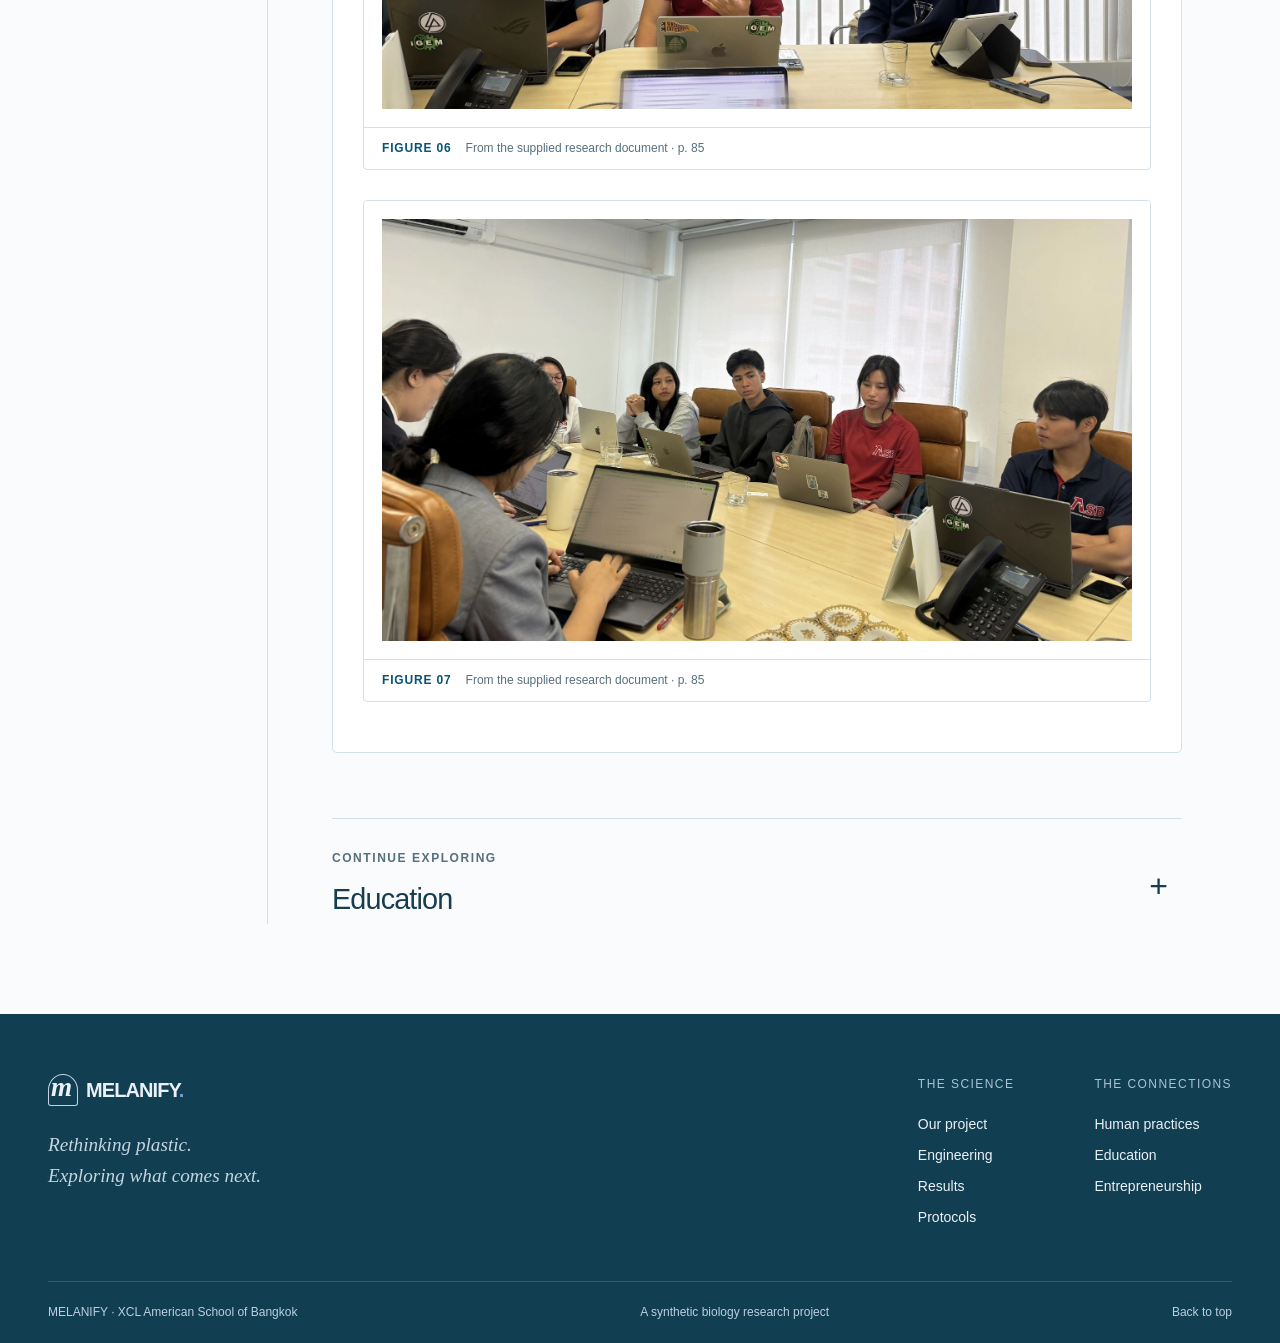
<file: human-practices.html>
<!DOCTYPE html>
<html lang="en">
  <head>
    <meta charset="utf-8">
    <meta name="viewport" content="width=device-width, initial-scale=1">
    <meta name="theme-color" content="#075473">
    <meta name="description" content="MELANIFY explores a biological pathway from PET plastic waste to allomelanin. Discover our engineering, research and community work.">
    <title>Integrated human practices | MELANIFY</title>
    <link rel="icon" type="image/svg+xml" href="assets/favicon.svg">
    <link rel="stylesheet" href="styles.css">
    <script src="script.js" defer=""></script>

      <style>

   /* GLOBAL BOX SIZING */


*,
*::before,
*::after {
  box-sizing: border-box;
}


   /* BRAND / LOGO */

.brand {
  display: inline-flex;
  align-items: center;
  gap: 8px;
  min-width: 0;
  max-width: 100%;
}

.brand-logo {
  display: block;
  width: 80px;
  height: 80px;
  max-width: 100%;
  flex: 0 0 auto;
  object-fit: contain;
  margin: 0;
}


   /* MAIN TAB INDICATOR */


.nav-main::before {
  content: "";
  display: block;
  width: 6px;
  height: 6px;
  background-color: #ffffff;
  border-radius: 50%;
}


   /* DROPDOWN INDICATOR */


.nav-dropdown-icon::before {
  content: "";
  display: block;
  width: 6px;
  height: 6px;
  border-right: 1.5px solid #ffffff;
  border-bottom: 1.5px solid #ffffff;
  transform: translateY(-2px) rotate(45deg);
}


   /* NAVIGATION LAYOUT */


#main-nav {
  display: flex;
  align-items: center;
  flex-wrap: wrap;
  gap: 8px 12px;
  max-width: 100%;
}

#main-nav > a.main-tab,
#main-nav .nav-group > summary {
  display: inline-flex;
  align-items: center;
  gap: 8px;
  min-width: 0;
  max-width: 100%;
  line-height: 1.5;
}

/* Main navigation links */

#main-nav > a {
  overflow-wrap: anywhere;
}

   /* SECTION HEADING */


.story-section .section-heading h2 {
  width: 100%;
  max-width: 800px;
  margin: 0 auto 16px;
  font-size: clamp(28px, 3.2vw, 42px);
  line-height: 1.2;
  text-align: center;
  white-space: normal;
  overflow-wrap: break-word;
  text-wrap: balance;
}


   /* TABLET RESPONSIVE */


@media (max-width: 900px) {
  .brand-logo {
    width: 36px;
    height: 36px;
  }

  #main-nav {
    gap: 8px 10px;
  }

  #main-nav > a.main-tab,
  #main-nav .nav-group > summary {
    gap: 6px;
    font-size: 14px;
  }

  .story-section .section-heading h2 {
    font-size: clamp(27px, 4vw, 36px);
  }
}


   /* MOBILE RESPONSIVE */


@media (max-width: 600px) {
  .brand {
    gap: 6px;
  }

  .brand-logo {
    width: 32px;
    height: 32px;
  }

  #main-nav {
    width: 100%;
    gap: 8px;
  }

  #main-nav > a.main-tab,
  #main-nav .nav-group > summary {
    font-size: 13px;
    gap: 6px;
  }

  #main-nav > a::before,
  #main-nav .nav-group > summary::before {
    width: 14px;
    height: 14px;
    min-width: 14px;
    flex-basis: 14px;
  }

  #main-nav .nav-group > summary::before {
    background-size: 11px;
  }

  .story-section .section-heading h2 {
    width: 100%;
    font-size: clamp(26px, 6.5vw, 34px);
    line-height: 1.25;
    text-align: left;
    white-space: normal;
    text-wrap: wrap;
  }
}


   /* SMALL MOBILE */


@media (max-width: 360px) {
  .brand-logo {
    width: 28px;
    height: 28px;
  }

  #main-nav {
    gap: 6px;
  }

  #main-nav > a.main-tab,
  #main-nav .nav-group > summary {
    font-size: 12px;
  }

  .story-section .section-heading h2 {
    font-size: 26px;
  }
}


   /* REDUCED MOTION ACCESSIBILITY */


@media (prefers-reduced-motion: reduce) {
  *,
  *::before,
  *::after {
    scroll-behavior: auto !important;
    animation-duration: 0.01ms !important;
    animation-iteration-count: 1 !important;
    transition-duration: 0.01ms !important;
  }
}
</style>
  </head>
  <body data-page="human-practices">
    <a class="skip-link" href="#main">Skip to content</a>
   


     <header class="site-header">

  <div class="header-inner">

    <!-- Logo Image -->
    <a class="brand" href="index.html" aria-label="MELANIFY home">
        <!-- <span>MELANIFY<span class="brand-period">.</span></span> -->
      <img src="/logo-removebg-preview.png" alt="MELANIFY Logo" class="brand-logo">
    </a>

    
    <button class="menu-toggle" aria-expanded="false" aria-controls="main-nav">
      <span></span>
      <span></span>
      <span class="sr-only">Toggle navigation</span>
    </button>

    <nav id="main-nav" aria-label="Main navigation">

      <!-- Home -->
      <a href="index.html" aria-current="page">Home</a>

      <!-- Project -->
      <details class="nav-group">
        <summary>Project<span class="chevron"></span></summary>
        <div class="nav-dropdown">
          <a href="description.html">Description: Problem Breakdown</a>
          <a href="proposed-pathway.html">Proposed Pathway</a>
        </div>
      </details>

      <!-- Wet Lab -->
      <details class="nav-group">
        <summary>Wet Lab<span class="chevron"></span></summary>
        <div class="nav-dropdown">
          <a href="engineering.html">Engineering</a>
          <a href="results.html">Results</a>
          <a href="protocols.html">Protocols &amp; Notebook</a>
          <a href="safety.html">Safety</a>
        </div>
      </details>

      <!-- Beyond the Lab -->
      <details class="nav-group">
        <summary>Beyond the Lab<span class="chevron"></span></summary>
        <div class="nav-dropdown">
          <a href="human-practices.html">Integrated Human Practices</a>
          <a href="education.html">Education</a>
          <a href="entrepreneurship.html">Entrepreneurship</a>
        </div>
      </details>

      <!-- Team -->
      <details class="nav-group">
        <summary>Team<span class="chevron"></span></summary>
        <div class="nav-dropdown">
          <a href="members.html">Members</a>
          <a href="attributions.html">Attributions</a>
        </div>
      </details>

    </nav>

  </div>

  <div class="reading-progress" aria-hidden="true"></div>

</header>
    <main id="main">
      <section class="chapter-hero" id="top">
        <div class="wrap">
          <div class="breadcrumb"><a href="index.html">Home</a><span>/</span>Human practices</div>
          <div class="eyebrow">BEYOND THE LAB / HUMAN PRACTICES</div>
          <h1>Science shaped<br>by conversation.</h1>
          <p>Listening to our community, learning from researchers and connecting our work to real-world needs.</p>
          <span class="chapter-number" aria-hidden="true">05</span>
        </div>
      </section>
      <div class="chapter-banner">
        <img src="assets/ocean-palette.png" alt="" width="906" height="551">
        <span>MELANIFY / HUMAN PRACTICES</span>
      </div>
      <div class="article-layout wrap">
        <aside class="article-sidebar">
          <div class="toc-sticky">
            <span class="small-label">ON THIS PAGE</span>
            <nav class="toc" aria-label="Chapter contents">
              <a class="toc-primary" href="#cycle-1">Cycle 1</a>
              <a class="toc-primary" href="#consolidating-project-with-expert-opinion">Consolidating project with expert opinion</a>
              <a class="toc-primary" href="#consolidating-project-with-public-opinion">Consolidating project with public opinion</a>
              <a class="toc-primary" href="#cycle-2">Cycle 2</a>
              <a class="toc-primary" href="#real-world-application">Real World Application</a>
              <a class="toc-primary" href="#stage-3-expanding-impact">Stage 3 Expanding Impact</a>
            </nav>
            <div class="sidebar-note">
              <span>05 / 07</span>
              <p>Every iteration brings<br>a new perspective.</p>
            </div>
          </div>
        </aside>
        <article class="article-content" id="chapter-content">
          <details class="cycle-block" id="cycle-1" open="">
            <summary><span class="cycle-icon" aria-hidden="true">↻</span><span>Cycle 1</span><span class="chevron"></span></summary>
            <div class="cycle-content">
              <h3 id="consolidating-project-with-expert-opinion" class="">Consolidating project with expert opinion</h3>
              <figure class="research-figure" data-reveal="">
                <a class="figure-open" data-image="assets/figure-79-3.webp" data-alt="Supplied Human practices figure, source page 79" aria-label="Enlarge figure from source page 79" href="assets/figure-79-3.webp" target="_blank" rel="noopener"><img src="assets/figure-79-3.webp" alt="Supplied Human practices figure from source page 79" width="1800" height="1169" loading="lazy"><span class="figure-zoom">View full size</span></a>
                <figcaption><span>FIGURE 01</span>From the supplied research document · p. 79</figcaption>
              </figure>
              <p>Our IHP journey began with feedback from professors in synthetic biology, including Professor Julius Fredens from NUS and Professor Chanati from Mahidol University.</p>
              <p>Professor Julius Fredens reviewed our HotPETase glycosylation framework and found it interesting that we were leveraging post-translational modification to improve the thermostability of an already thermostable enzyme. His feedback encouraged us to further investigate how glycosylation could affect HotPETase under high-temperature conditions.</p>
              <p>Professor Chanati fundamentally changed the direction of our project. Our initial idea focused on improving HotPETase thermostability and making the PET-to-TPA pathway as efficient as possible. He introduced us to the broader potential of converting PET into different high-value compounds. This led us to explore plastic upcycling rather than simply improving plastic degradation. We began asking how a PET-derived compound could address a local need, eventually leading us to melanin as a UV-shielding pigment. We incorporated his suggestion by developing MELANIFY around converting PET waste into melanin to address Thailand’s intense UV exposure.</p>
              <h3 id="consolidating-project-with-public-opinion" class="">Consolidating project with public opinion</h3>
              <figure class="research-figure" data-reveal="">
                <a class="figure-open" data-image="assets/figure-80-2.webp" data-alt="Supplied Human practices figure, source page 80" aria-label="Enlarge figure from source page 80" href="assets/figure-80-2.webp" target="_blank" rel="noopener"><img src="assets/figure-80-2.webp" alt="Supplied Human practices figure from source page 80" width="800" height="575" loading="lazy"><span class="figure-zoom">View full size</span></a>
                <figcaption><span>FIGURE 02</span>From the supplied research document · p. 80</figcaption>
              </figure>
              <p>After hearing Professor Chanati’s feedback, we asked our local community what they saw as pressing problems in Thailand. Among the issues we identified was Thailand’s intense UV exposure. Our survey of the XCL American School of Bangkok community showed that UV exposure was particularly relevant to our students, who spend much of their time outdoors due to limited indoor sporting facilities. This prompted us to investigate the issue beyond our school community, where we found that high UV exposure is a broader concern across Thailand. We then asked: could we turn a waste problem into a solution for a local problem? This became the basis for MELANIFY.</p>
            </div>
          </details>
          <details class="cycle-block" id="cycle-2" open="">
            <summary><span class="cycle-icon" aria-hidden="true">↻</span><span>Cycle 2</span><span class="chevron"></span></summary>
            <div class="cycle-content">
              <h3 id="real-world-application" class="">Real World Application</h3>
              <p>After incorporating this feedback, we spent three months in the wet lab developing and testing our system. With our preliminary data, we presented our</p>
              <p>technology to Propella Ventures, alongside CEO Thitiphat Thaveesin and representatives from three major recycling companies in Thailand. We presented our PET degradation framework and explained how its thermal stability could potentially be adapted for future biodegradation technologies.</p>
              <p>One of the participating biodegradation companies, based in Pathum Thani, shared how their current processes operate and challenged us to think beyond whether our system worked: could it be economically viable? Their feedback pushed us to investigate the efficiency and economics of PET upcycling and consider how we could reduce the costs associated with converting PET into higher-value compounds.</p>
              <p>This shifted our perspective from simply demonstrating PET degradation to asking how biological systems could make PET upcycling economically meaningful at scale. It also established connections with industry partners that could help us explore future applications of our technology.</p>
              <figure class="research-figure" data-reveal="">
                <a class="figure-open" data-image="assets/figure-82-2.webp" data-alt="Supplied Human practices figure, source page 82" aria-label="Enlarge figure from source page 82" href="assets/figure-82-2.webp" target="_blank" rel="noopener"><img src="assets/figure-82-2.webp" alt="Supplied Human practices figure from source page 82" width="1374" height="996" loading="lazy"><span class="figure-zoom">View full size</span></a>
                <figcaption><span>FIGURE 03</span>From the supplied research document · p. 82</figcaption>
              </figure>
              <figure class="research-figure" data-reveal="">
                <a class="figure-open" data-image="assets/figure-83-2.webp" data-alt="Supplied Human practices figure, source page 83" aria-label="Enlarge figure from source page 83" href="assets/figure-83-2.webp" target="_blank" rel="noopener"><img src="assets/figure-83-2.webp" alt="Supplied Human practices figure from source page 83" width="1238" height="814" loading="lazy"><span class="figure-zoom">View full size</span></a>
                <figcaption><span>FIGURE 04</span>From the supplied research document · p. 83</figcaption>
              </figure>
              <h3 id="stage-3-expanding-impact" class="">Stage 3 Expanding Impact</h3>
              <p>Finally, we brought MELANIFY to the United Nations Industrial Development Organization (UNIDO), presenting our project to Fukuya IINO (Ph.D., MBA), Representative of UNIDO’s Sub-Regional Office for Thailand, Malaysia, Myanmar, Cambodia, Lao PDR, and Viet Nam. This gave us the opportunity to discuss our technology with an organization working across the region on industrial development and sustainable technologies.</p>
              <p>UNIDO was particularly interested in our ability to convert PET into TPA and ultimately into melanin, especially because their work overlapped with efforts to develop alternative plastic materials. They encouraged us to consider potential collaborations and applications beyond our original scope.</p>
              <p>Their most important question was: what happens if we take MELANIFY outside Thailand? Our original application was closely tied to Thailand’s intense UV exposure, but that constraint would not apply everywhere. This pushed us to</p>
              <p>consider stopping the pathway at TPA or exploring other PET-derived intermediates and products better suited to different regions, including compounds such as gallic acid with potential biomedical applications.</p>
              <p>Rather than designing MELANIFY around a single product or country, we began viewing the PET pathway as a platform for producing different high-value compounds according to local needs. UNIDO helped us take a project designed for a Thai problem and consider how the same biological infrastructure could be adapted across borders.</p>
              <p>In the end, our project was recognized by the United Nations, giving us the opportunity to bring MELANIFY beyond our school and into conversations about how biotechnology can address global challenges.</p>
              <figure class="research-figure" data-reveal="">
                <a class="figure-open" data-image="assets/figure-84-3.webp" data-alt="Supplied Human practices figure, source page 84" aria-label="Enlarge figure from source page 84" href="assets/figure-84-3.webp" target="_blank" rel="noopener"><img src="assets/figure-84-3.webp" alt="Supplied Human practices figure from source page 84" width="1663" height="935" loading="lazy"><span class="figure-zoom">View full size</span></a>
                <figcaption><span>FIGURE 05</span>From the supplied research document · p. 84</figcaption>
              </figure>
              <figure class="research-figure" data-reveal="">
                <a class="figure-open" data-image="assets/figure-85-3.webp" data-alt="Supplied Human practices figure, source page 85" aria-label="Enlarge figure from source page 85" href="assets/figure-85-3.webp" target="_blank" rel="noopener"><img src="assets/figure-85-3.webp" alt="Supplied Human practices figure from source page 85" width="1800" height="1013" loading="lazy"><span class="figure-zoom">View full size</span></a>
                <figcaption><span>FIGURE 06</span>From the supplied research document · p. 85</figcaption>
              </figure>
              <figure class="research-figure" data-reveal="">
                <a class="figure-open" data-image="assets/figure-85-4.webp" data-alt="Supplied Human practices figure, source page 85" aria-label="Enlarge figure from source page 85" href="assets/figure-85-4.webp" target="_blank" rel="noopener"><img src="assets/figure-85-4.webp" alt="Supplied Human practices figure from source page 85" width="1800" height="1013" loading="lazy"><span class="figure-zoom">View full size</span></a>
                <figcaption><span>FIGURE 07</span>From the supplied research document · p. 85</figcaption>
              </figure>
            </div>
          </details>
          <a class="next-chapter" id="chapter-next" href="education.html" data-reveal=""><span><span class="small-label">CONTINUE EXPLORING</span><strong>Education</strong></span><span class="next-plus" aria-hidden="true">+</span></a>
        </article>
      </div>
    </main>
    <footer class="site-footer">
      <div class="footer-top">
        <div>
          <a class="brand footer-brand" href="index.html"><span class="brand-mark" aria-hidden="true">m</span><span>MELANIFY<span class="brand-period">.</span></span></a>
          <p>Rethinking plastic.<br>Exploring what comes next.</p>
        </div>
        <div class="footer-links">
          <div>
            <span>THE SCIENCE</span>
            <a href="description.html">Our project</a>
            <a href="engineering.html">Engineering</a>
            <a href="results.html">Results</a>
            <a href="protocols.html">Protocols</a>
          </div>
          <div>
            <span>THE CONNECTIONS</span>
            <a href="human-practices.html" aria-current="page">Human practices</a>
            <a href="education.html">Education</a>
            <a href="entrepreneurship.html">Entrepreneurship</a>
          </div>
        </div>
      </div>
      <div class="footer-bottom">
        <span>MELANIFY · XCL American School of Bangkok</span>
        <span>A synthetic biology research project</span>
        <a href="#top">Back to top</a>
      </div>
    </footer>
    <dialog class="figure-dialog" aria-label="Enlarged research figure">
      <button class="dialog-close" aria-label="Close enlarged figure">Close <span aria-hidden="true">×</span></button>
      <img alt="">
      <p>Original figure from the supplied research document</p>
    </dialog>
  </body>
</html>
</file>
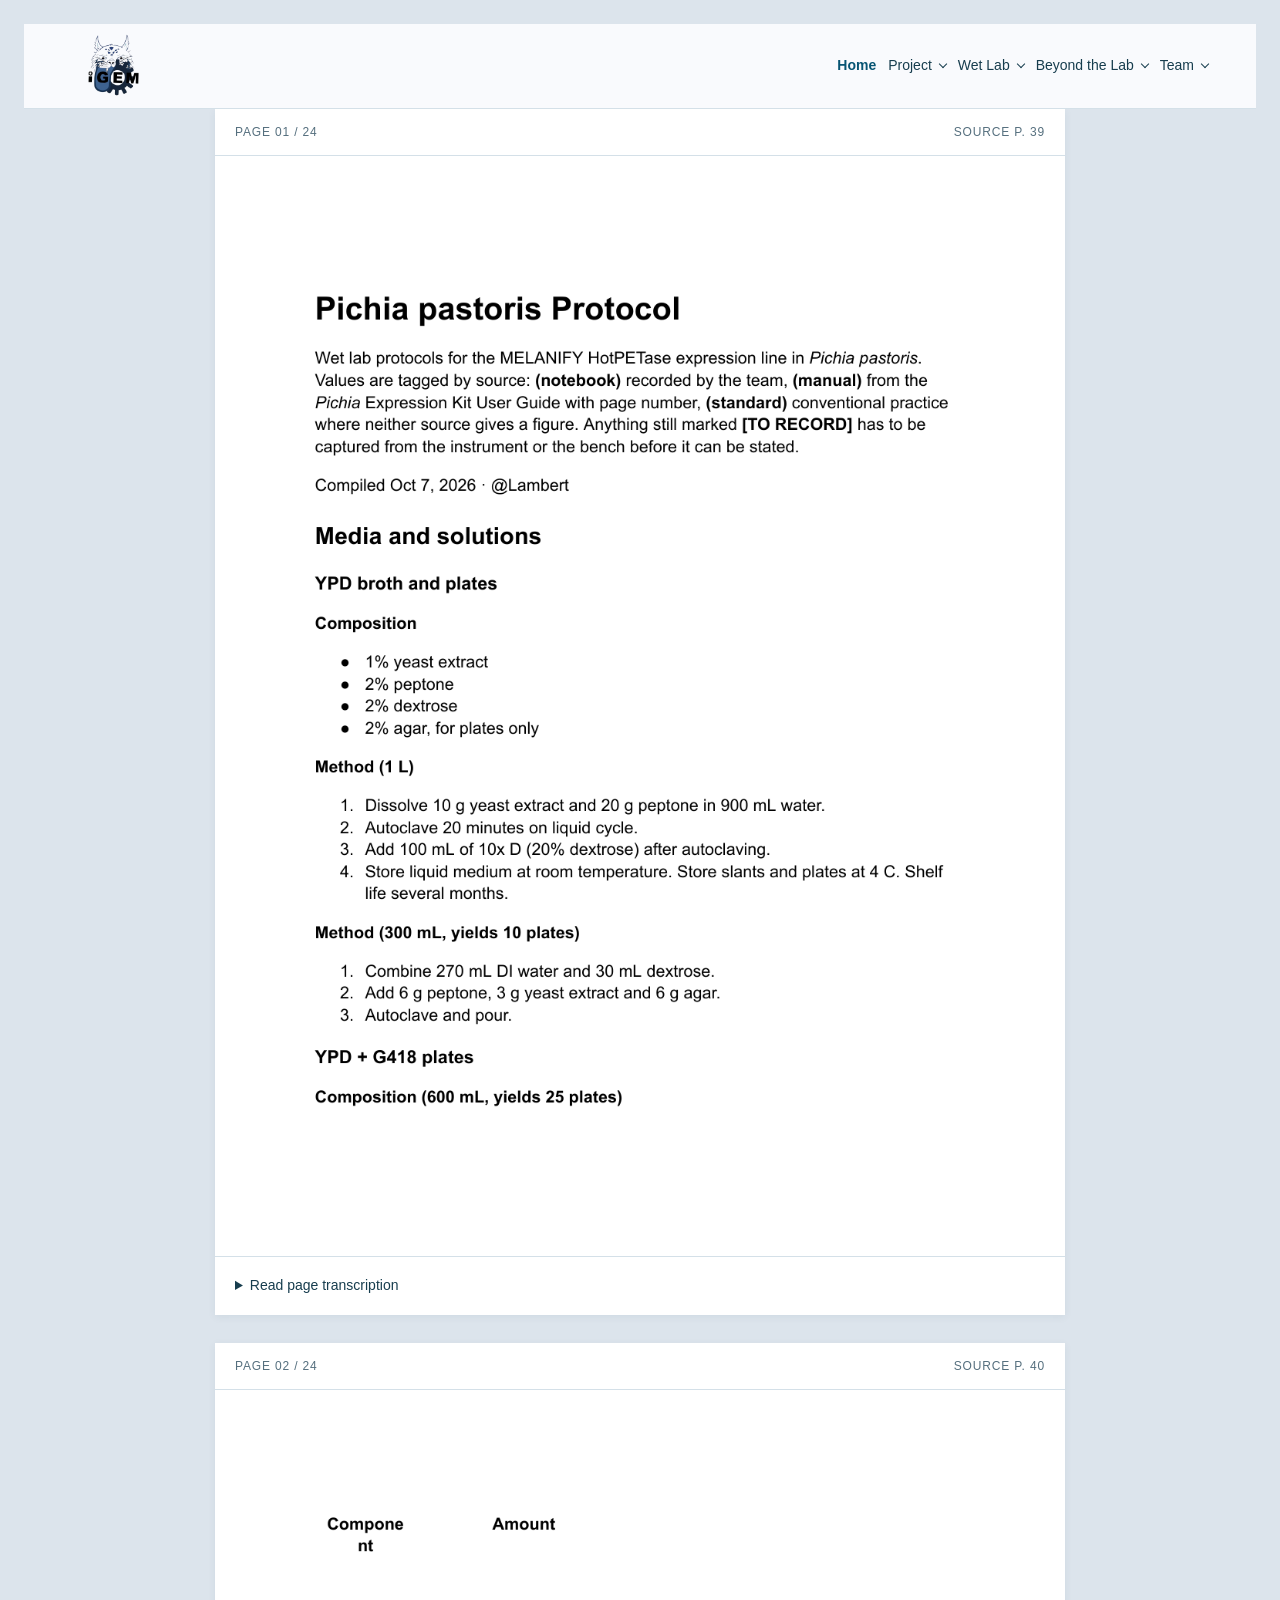
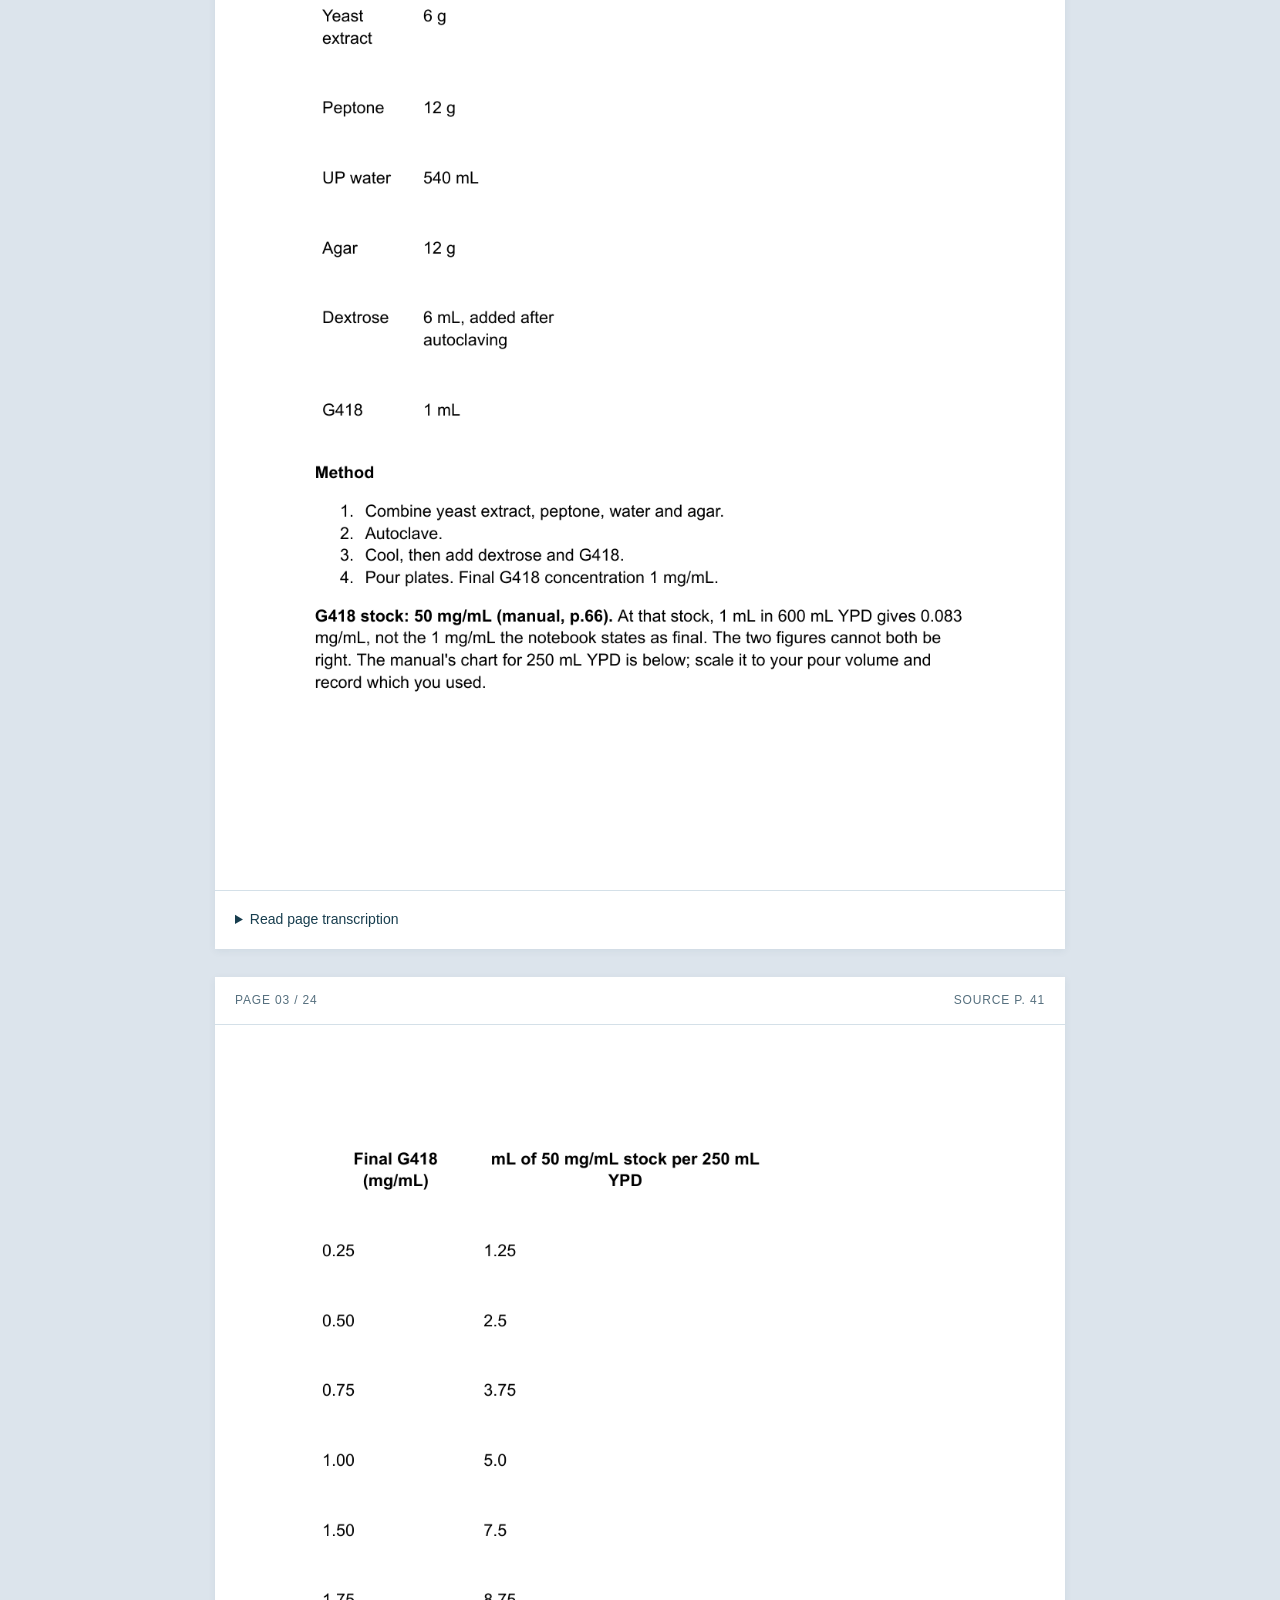
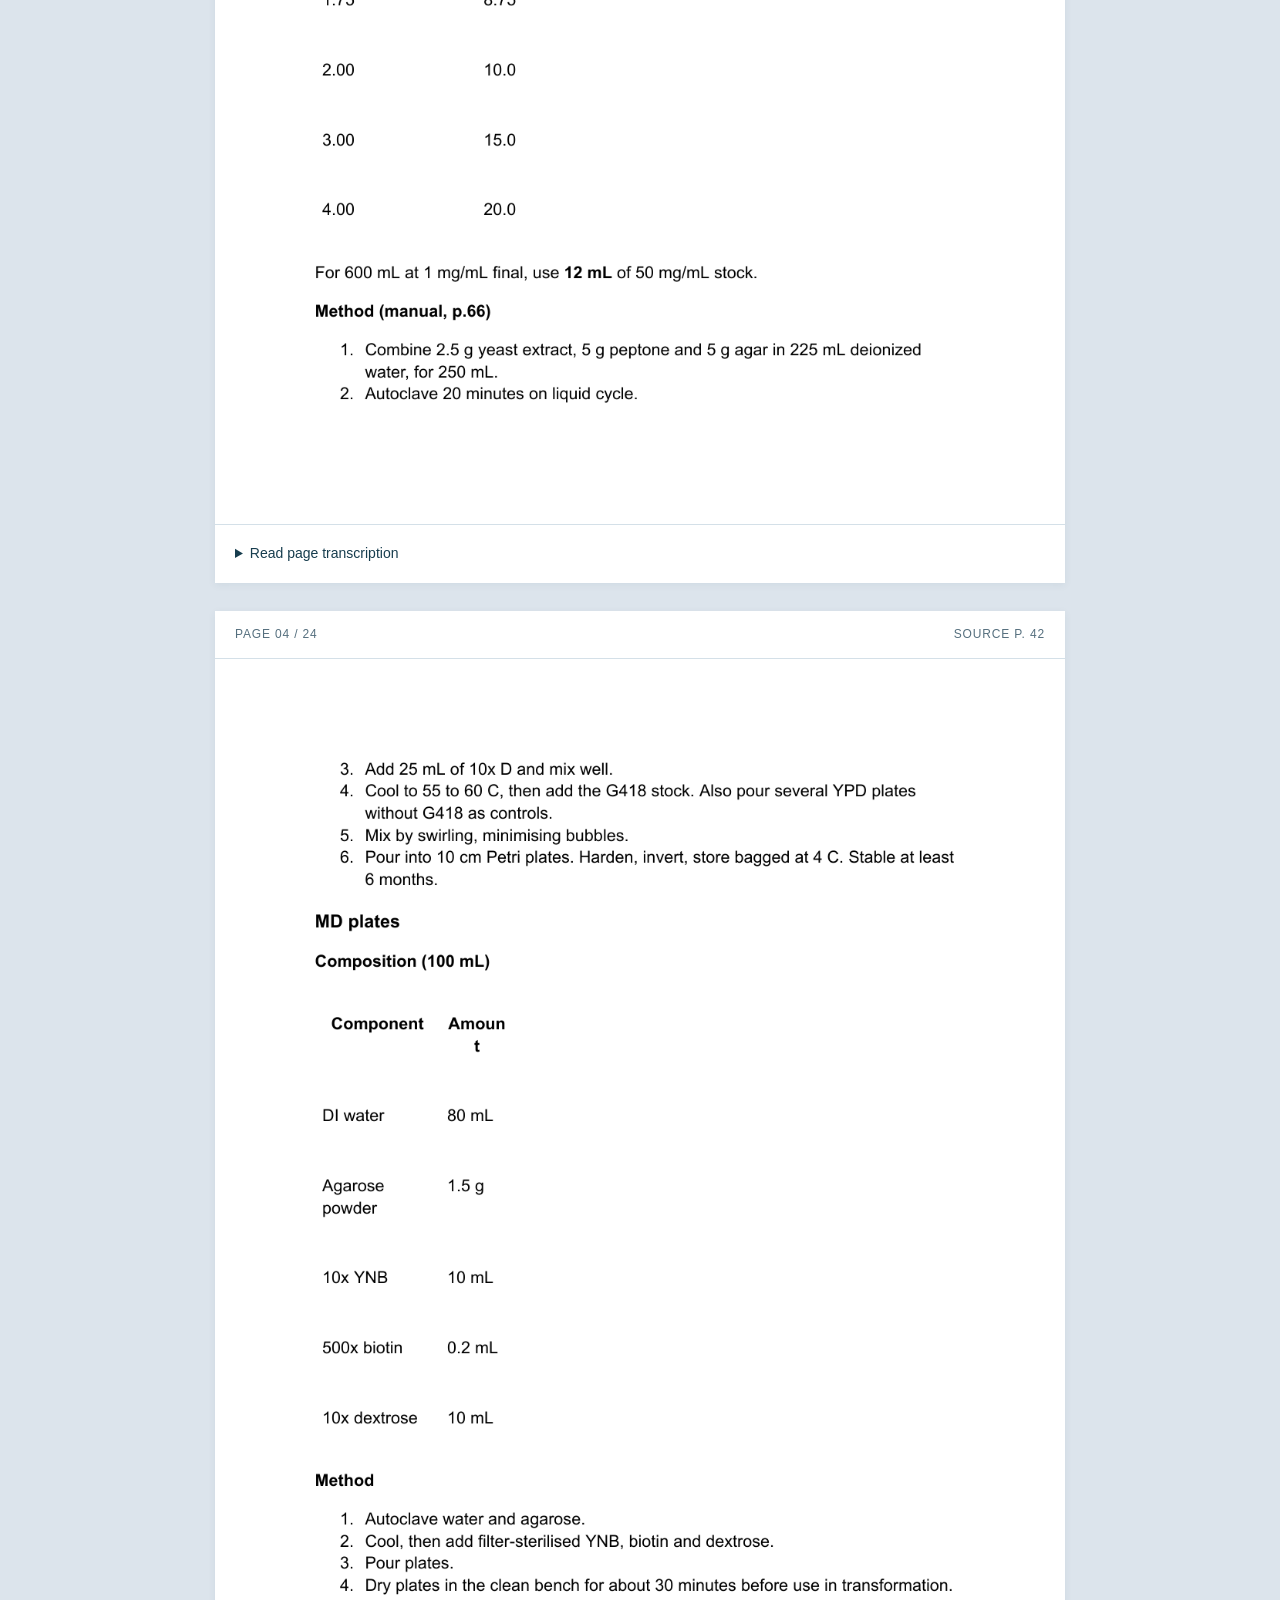
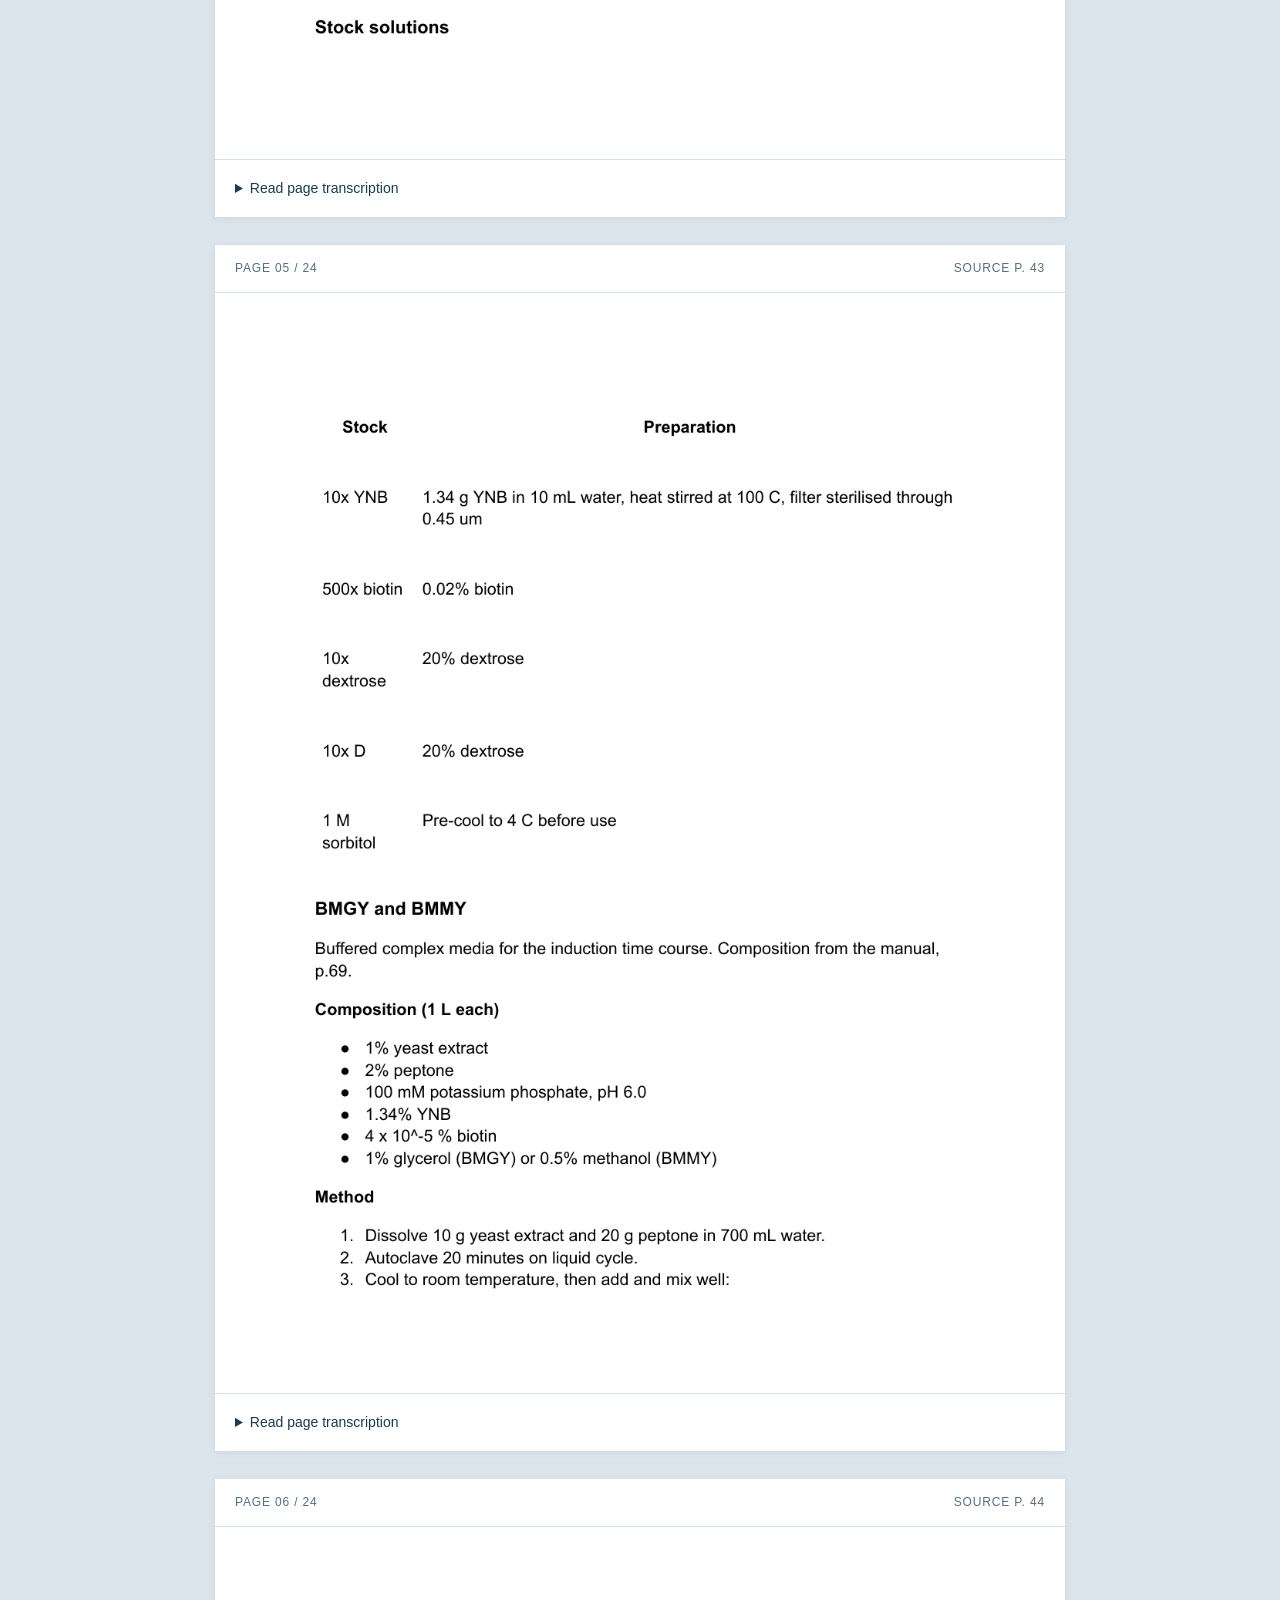
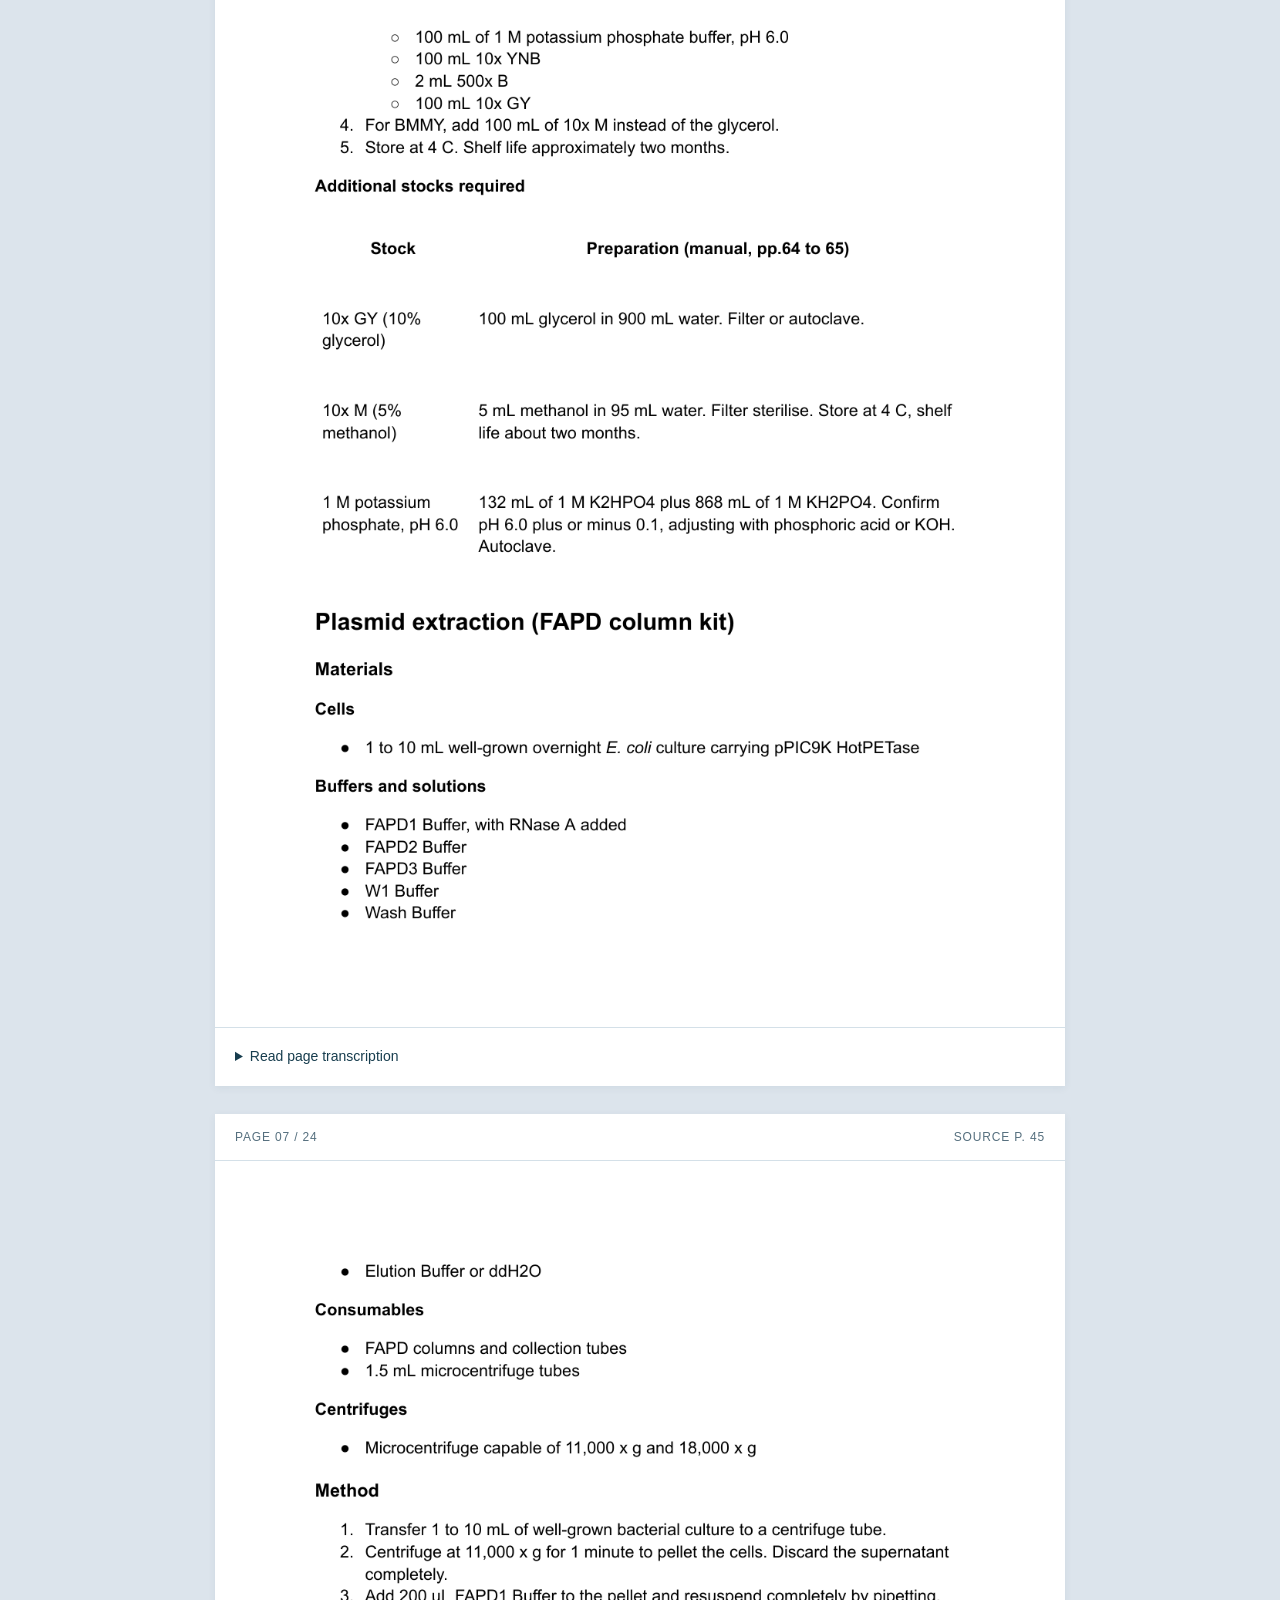
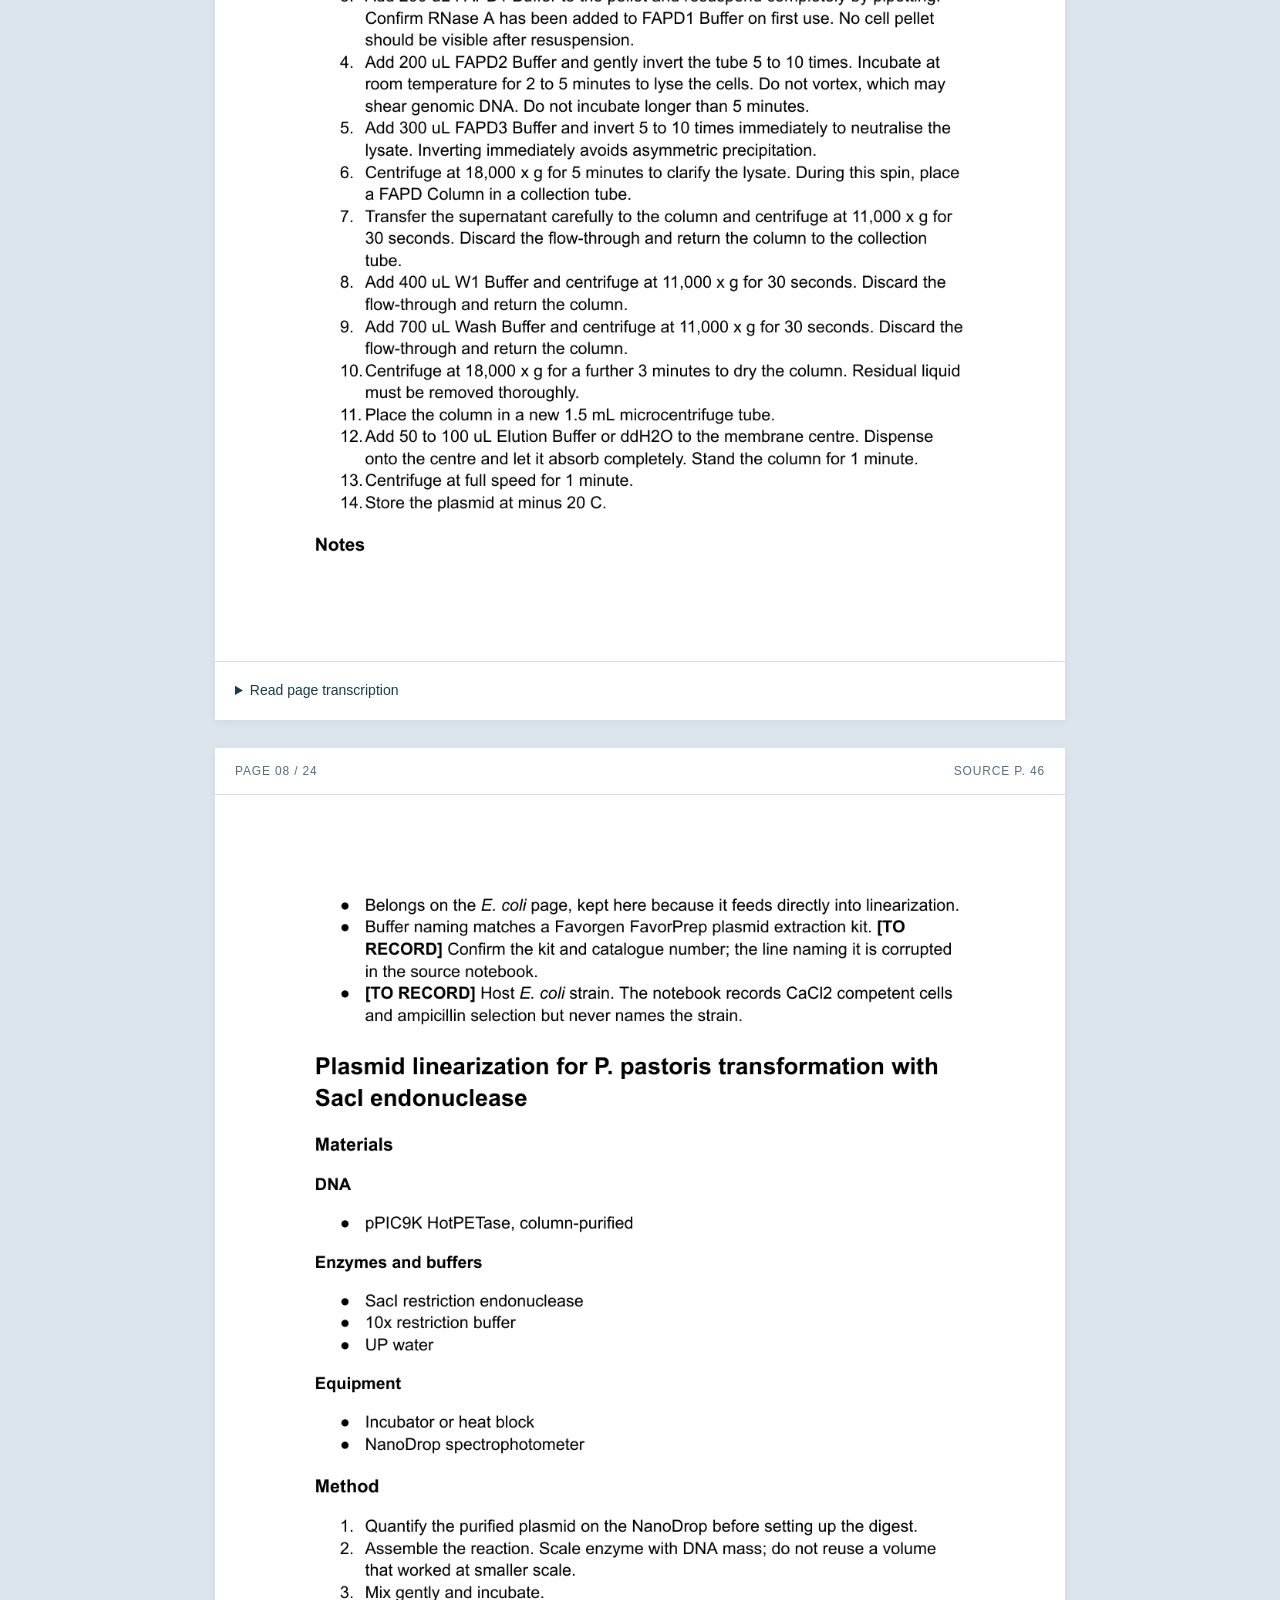
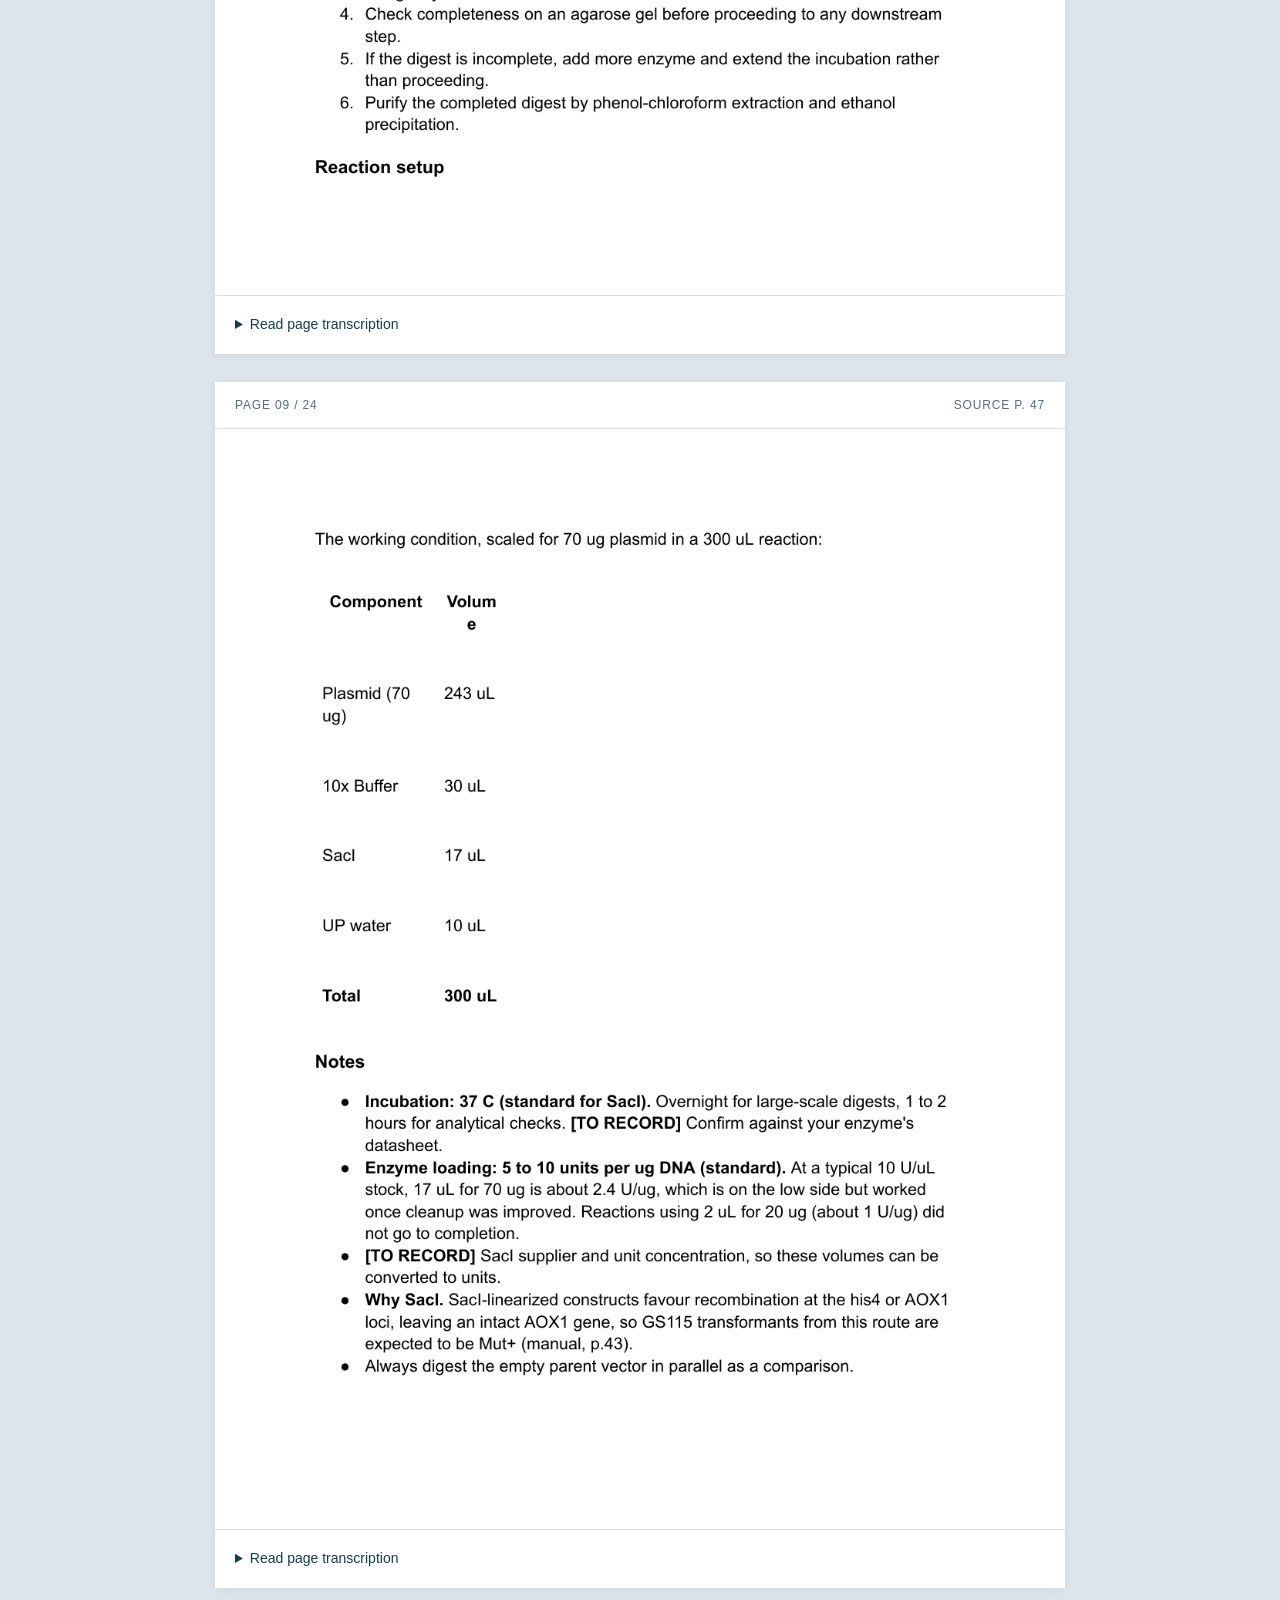
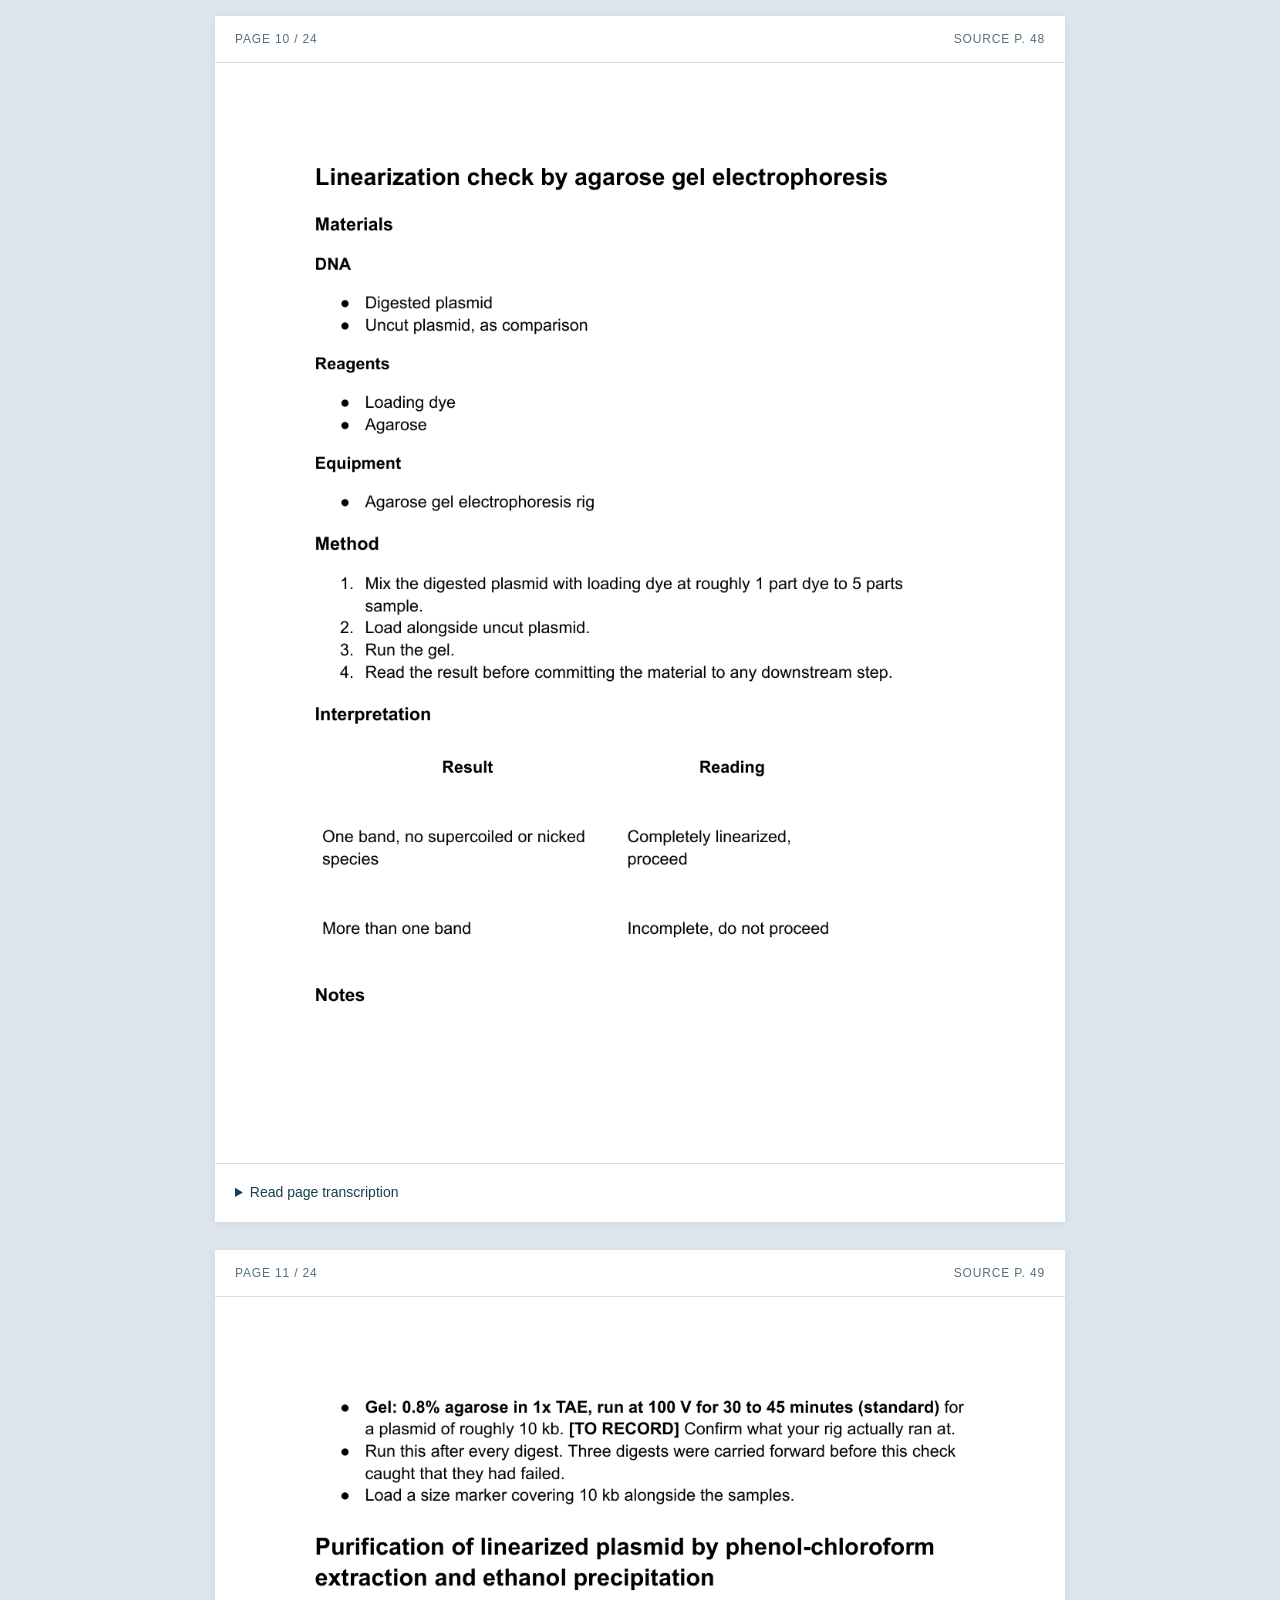
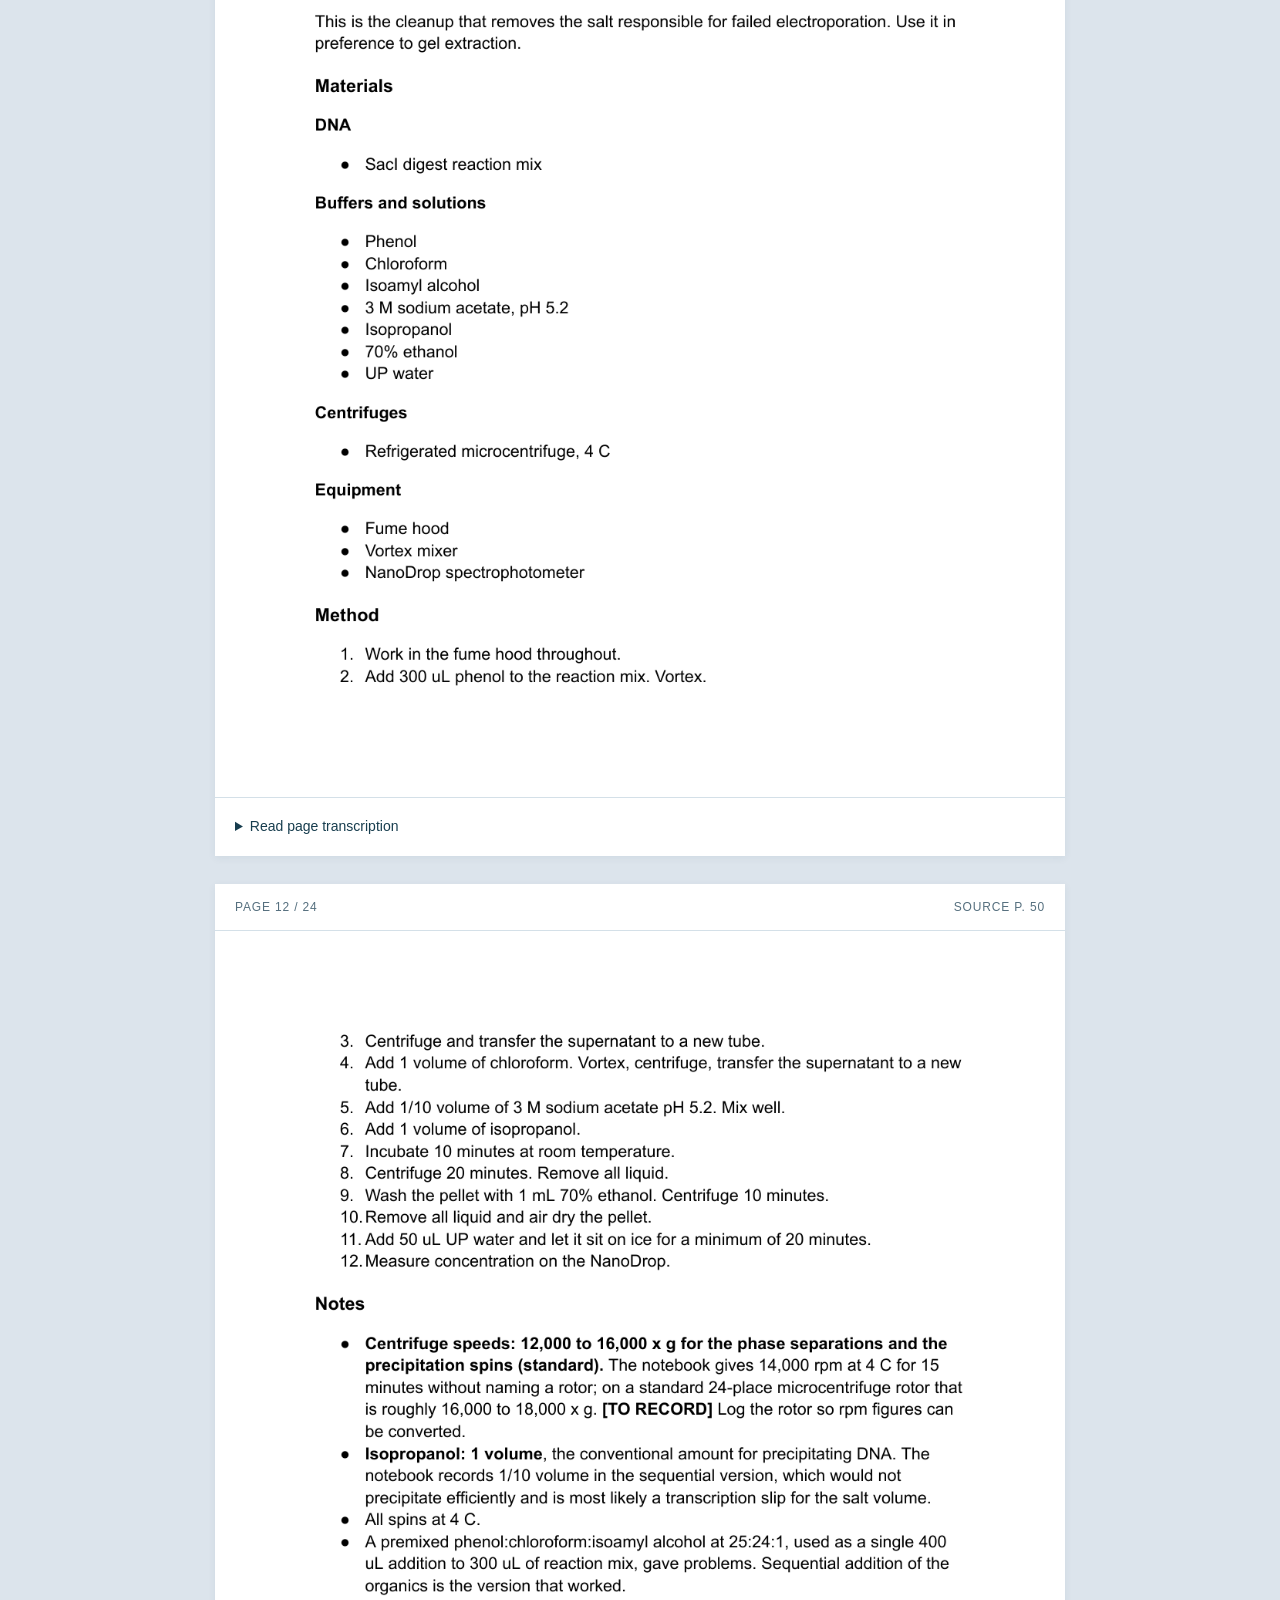
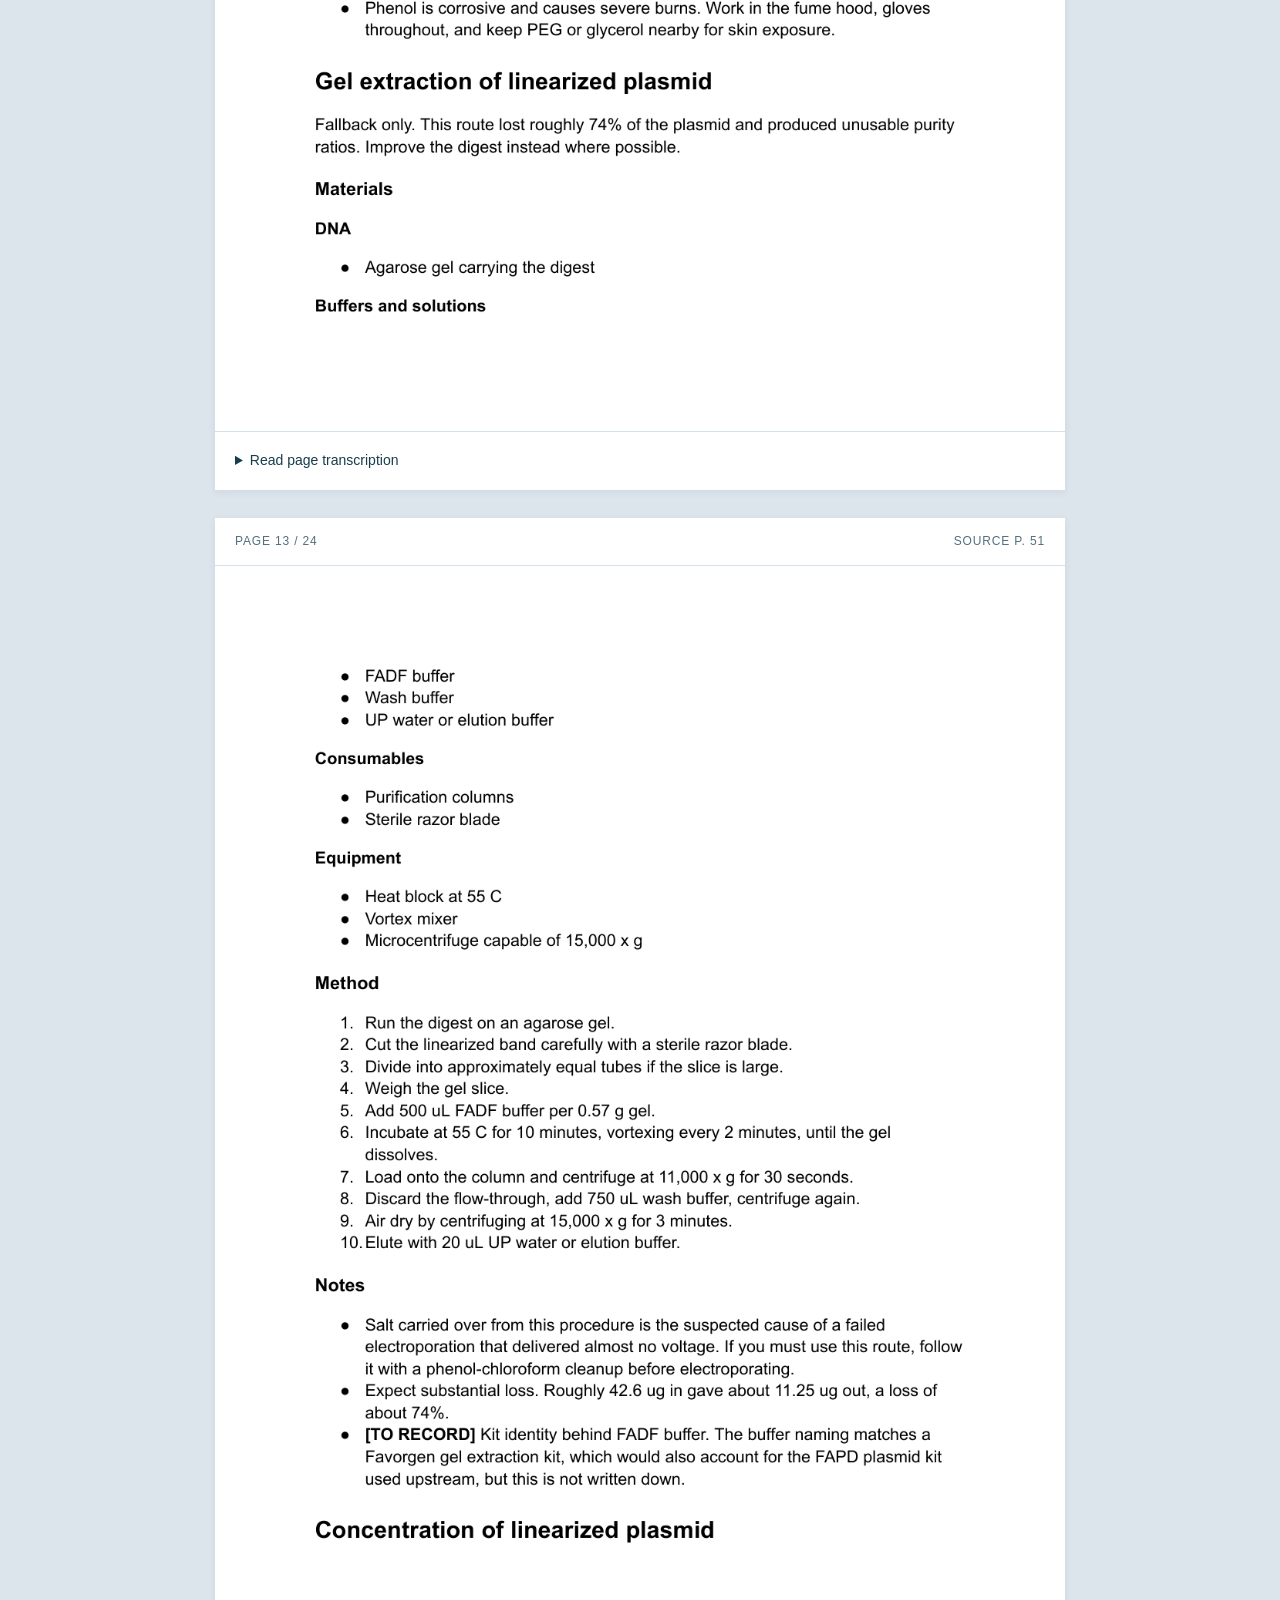
<file: notebook.html>
<!DOCTYPE html>
<html lang="en">
  <head>
    <meta charset="utf-8">
    <meta name="viewport" content="width=device-width, initial-scale=1">
    <meta name="theme-color" content="#075473">
    <meta name="description" content="MELANIFY explores a biological pathway from PET plastic waste to allomelanin. Discover our engineering, research and community work.">
    <title>Pichia pastoris notebook | MELANIFY</title>
    <link rel="icon" type="image/svg+xml" href="assets/favicon.svg">
    <link rel="stylesheet" href="styles.css">
    <script src="script.js" defer=""></script>

      <style>

   /* GLOBAL BOX SIZING */


*,
*::before,
*::after {
  box-sizing: border-box;
}


   /* BRAND / LOGO */

.brand {
  display: inline-flex;
  align-items: center;
  gap: 8px;
  min-width: 0;
  max-width: 100%;
}

.brand-logo {
  display: block;
  width: 80px;
  height: 80px;
  max-width: 100%;
  flex: 0 0 auto;
  object-fit: contain;
  margin: 0;
}


   /* MAIN TAB INDICATOR */


.nav-main::before {
  content: "";
  display: block;
  width: 6px;
  height: 6px;
  background-color: #ffffff;
  border-radius: 50%;
}


   /* DROPDOWN INDICATOR */


.nav-dropdown-icon::before {
  content: "";
  display: block;
  width: 6px;
  height: 6px;
  border-right: 1.5px solid #ffffff;
  border-bottom: 1.5px solid #ffffff;
  transform: translateY(-2px) rotate(45deg);
}


   /* NAVIGATION LAYOUT */


#main-nav {
  display: flex;
  align-items: center;
  flex-wrap: wrap;
  gap: 8px 12px;
  max-width: 100%;
}

#main-nav > a.main-tab,
#main-nav .nav-group > summary {
  display: inline-flex;
  align-items: center;
  gap: 8px;
  min-width: 0;
  max-width: 100%;
  line-height: 1.5;
}

/* Main navigation links */

#main-nav > a {
  overflow-wrap: anywhere;
}

   /* SECTION HEADING */


.story-section .section-heading h2 {
  width: 100%;
  max-width: 800px;
  margin: 0 auto 16px;
  font-size: clamp(28px, 3.2vw, 42px);
  line-height: 1.2;
  text-align: center;
  white-space: normal;
  overflow-wrap: break-word;
  text-wrap: balance;
}


   /* TABLET RESPONSIVE */


@media (max-width: 900px) {
  .brand-logo {
    width: 36px;
    height: 36px;
  }

  #main-nav {
    gap: 8px 10px;
  }

  #main-nav > a.main-tab,
  #main-nav .nav-group > summary {
    gap: 6px;
    font-size: 14px;
  }

  .story-section .section-heading h2 {
    font-size: clamp(27px, 4vw, 36px);
  }
}


   /* MOBILE RESPONSIVE */


@media (max-width: 600px) {
  .brand {
    gap: 6px;
  }

  .brand-logo {
    width: 32px;
    height: 32px;
  }

  #main-nav {
    width: 100%;
    gap: 8px;
  }

  #main-nav > a.main-tab,
  #main-nav .nav-group > summary {
    font-size: 13px;
    gap: 6px;
  }

  #main-nav > a::before,
  #main-nav .nav-group > summary::before {
    width: 14px;
    height: 14px;
    min-width: 14px;
    flex-basis: 14px;
  }

  #main-nav .nav-group > summary::before {
    background-size: 11px;
  }

  .story-section .section-heading h2 {
    width: 100%;
    font-size: clamp(26px, 6.5vw, 34px);
    line-height: 1.25;
    text-align: left;
    white-space: normal;
    text-wrap: wrap;
  }
}


   /* SMALL MOBILE */


@media (max-width: 360px) {
  .brand-logo {
    width: 28px;
    height: 28px;
  }

  #main-nav {
    gap: 6px;
  }

  #main-nav > a.main-tab,
  #main-nav .nav-group > summary {
    font-size: 12px;
  }

  .story-section .section-heading h2 {
    font-size: 26px;
  }
}


   /* REDUCED MOTION ACCESSIBILITY */


@media (prefers-reduced-motion: reduce) {
  *,
  *::before,
  *::after {
    scroll-behavior: auto !important;
    animation-duration: 0.01ms !important;
    animation-iteration-count: 1 !important;
    transition-duration: 0.01ms !important;
  }
}
</style>
  </head>
  <body data-page="notebook">
    <a class="skip-link" href="#main">Skip to content</a>
    <main id="main" class="notebook-document">
  

       <header class="site-header">

  <div class="header-inner">

    <!-- Logo Image -->
    <a class="brand" href="index.html" aria-label="MELANIFY home">
        <!-- <span>MELANIFY<span class="brand-period">.</span></span> -->
      <img src="/logo-removebg-preview.png" alt="MELANIFY Logo" class="brand-logo">
    </a>

    
    <button class="menu-toggle" aria-expanded="false" aria-controls="main-nav">
      <span></span>
      <span></span>
      <span class="sr-only">Toggle navigation</span>
    </button>

    <nav id="main-nav" aria-label="Main navigation">

      <!-- Home -->
      <a href="index.html" aria-current="page">Home</a>

      <!-- Project -->
      <details class="nav-group">
        <summary>Project<span class="chevron"></span></summary>
        <div class="nav-dropdown">
          <a href="description.html">Description: Problem Breakdown</a>
          <a href="proposed-pathway.html">Proposed Pathway</a>
        </div>
      </details>

      <!-- Wet Lab -->
      <details class="nav-group">
        <summary>Wet Lab<span class="chevron"></span></summary>
        <div class="nav-dropdown">
          <a href="engineering.html">Engineering</a>
          <a href="results.html">Results</a>
          <a href="protocols.html">Protocols &amp; Notebook</a>
          <a href="safety.html">Safety</a>
        </div>
      </details>

      <!-- Beyond the Lab -->
      <details class="nav-group">
        <summary>Beyond the Lab<span class="chevron"></span></summary>
        <div class="nav-dropdown">
          <a href="human-practices.html">Integrated Human Practices</a>
          <a href="education.html">Education</a>
          <a href="entrepreneurship.html">Entrepreneurship</a>
        </div>
      </details>

      <!-- Team -->
      <details class="nav-group">
        <summary>Team<span class="chevron"></span></summary>
        <div class="nav-dropdown">
          <a href="members.html">Members</a>
          <a href="attributions.html">Attributions</a>
        </div>
      </details>

    </nav>

  </div>

  <div class="reading-progress" aria-hidden="true"></div>

</header>
      <section class="notebook-page" aria-label="Notebook page 1">
        <div class="notebook-page-label">
          <span>PAGE 01 / 24</span>
          <span>SOURCE P. 39</span>
        </div>
        <img src="assets/protocol-page-39.png" alt="Protocol notebook page 1; a text transcription is available below" width="1102" height="1426" loading="eager">
        <details class="page-transcription">
          <summary>Read page transcription</summary>
          <div>
            <h3 id="pichia-pastoris-protocol" class="">Pichia pastoris Protocol</h3>
            <p>Wet lab protocols for the MELANIFY HotPETase expression line in Pichia pastoris. Values are tagged by source: (notebook) recorded by the team, (manual) from the Pichia Expression Kit User Guide with page number, (standard) conventional practice where neither source gives a figure. Anything still marked [TO RECORD] has to be captured from the instrument or the bench before it can be stated.</p>
            <p>Compiled Oct 7, 2026 · @Lambert</p>
            <h2 id="media-and-solutions" class="">Media and solutions</h2>
            <p>YPD broth and plates</p>
            <p>Composition</p>
            <p>● 1% yeast extract ● 2% peptone ● 2% dextrose ● 2% agar, for plates only</p>
            <p>Method (1 L)</p>
            <p>1. Dissolve 10 g yeast extract and 20 g peptone in 900 mL water. 2. Autoclave 20 minutes on liquid cycle. 3. Add 100 mL of 10x D (20% dextrose) after autoclaving. 4. Store liquid medium at room temperature. Store slants and plates at 4 C. Shelf life several months.</p>
            <p>Method (300 mL, yields 10 plates)</p>
            <p>1. Combine 270 mL DI water and 30 mL dextrose. 2. Add 6 g peptone, 3 g yeast extract and 6 g agar. 3. Autoclave and pour.</p>
            <p>YPD + G418 plates</p>
            <p>Composition (600 mL, yields 25 plates)</p>
          </div>
        </details>
      </section>
      <section class="notebook-page" aria-label="Notebook page 2">
        <div class="notebook-page-label">
          <span>PAGE 02 / 24</span>
          <span>SOURCE P. 40</span>
        </div>
        <img src="assets/protocol-page-40.png" alt="Protocol notebook page 2; a text transcription is available below" width="1102" height="1426" loading="lazy">
        <details class="page-transcription">
          <summary>Read page transcription</summary>
          <div>
            <p>Compone</p>
            <p>Amount</p>
            <p>nt</p>
            <p>Yeast extract</p>
            <p>6 g</p>
            <p>Peptone 12 g</p>
            <p>UP water 540 mL</p>
            <p>Agar 12 g</p>
            <p>Dextrose 6 mL, added after autoclaving</p>
            <p>G418 1 mL</p>
            <p>Method</p>
            <p>1. Combine yeast extract, peptone, water and agar. 2. Autoclave. 3. Cool, then add dextrose and G418. 4. Pour plates. Final G418 concentration 1 mg/mL.</p>
            <p>G418 stock: 50 mg/mL (manual, p.66). At that stock, 1 mL in 600 mL YPD gives 0.083 mg/mL, not the 1 mg/mL the notebook states as final. The two figures cannot both be right. The manual's chart for 250 mL YPD is below; scale it to your pour volume and record which you used.</p>
          </div>
        </details>
      </section>
      <section class="notebook-page" aria-label="Notebook page 3">
        <div class="notebook-page-label">
          <span>PAGE 03 / 24</span>
          <span>SOURCE P. 41</span>
        </div>
        <img src="assets/protocol-page-41.png" alt="Protocol notebook page 3; a text transcription is available below" width="1102" height="1426" loading="lazy">
        <details class="page-transcription">
          <summary>Read page transcription</summary>
          <div>
            <p>Final G418</p>
            <p>mL of 50 mg/mL stock per 250 mL</p>
            <p>(mg/mL)</p>
            <p>YPD</p>
            <p>0.25 1.25</p>
            <p>0.50 2.5</p>
            <p>0.75 3.75</p>
            <p>1.00 5.0</p>
            <p>1.50 7.5</p>
            <p>1.75 8.75</p>
            <p>2.00 10.0</p>
            <p>3.00 15.0</p>
            <p>4.00 20.0</p>
            <p>For 600 mL at 1 mg/mL final, use 12 mL of 50 mg/mL stock.</p>
            <p>Method (manual, p.66)</p>
            <p>1. Combine 2.5 g yeast extract, 5 g peptone and 5 g agar in 225 mL deionized water, for 250 mL. 2. Autoclave 20 minutes on liquid cycle.</p>
          </div>
        </details>
      </section>
      <section class="notebook-page" aria-label="Notebook page 4">
        <div class="notebook-page-label">
          <span>PAGE 04 / 24</span>
          <span>SOURCE P. 42</span>
        </div>
        <img src="assets/protocol-page-42.png" alt="Protocol notebook page 4; a text transcription is available below" width="1102" height="1426" loading="lazy">
        <details class="page-transcription">
          <summary>Read page transcription</summary>
          <div>
            <p>3. Add 25 mL of 10x D and mix well. 4. Cool to 55 to 60 C, then add the G418 stock. Also pour several YPD plates without G418 as controls. 5. Mix by swirling, minimising bubbles. 6. Pour into 10 cm Petri plates. Harden, invert, store bagged at 4 C. Stable at least 6 months.</p>
            <p>MD plates</p>
            <p>Composition (100 mL)</p>
            <p>Component Amoun</p>
            <p>t</p>
            <p>DI water 80 mL</p>
            <p>Agarose powder</p>
            <p>1.5 g</p>
            <p>10x YNB 10 mL</p>
            <p>500x biotin 0.2 mL</p>
            <p>10x dextrose 10 mL</p>
            <p>Method</p>
            <p>1. Autoclave water and agarose. 2. Cool, then add filter-sterilised YNB, biotin and dextrose. 3. Pour plates. 4. Dry plates in the clean bench for about 30 minutes before use in transformation.</p>
            <p>Stock solutions</p>
          </div>
        </details>
      </section>
      <section class="notebook-page" aria-label="Notebook page 5">
        <div class="notebook-page-label">
          <span>PAGE 05 / 24</span>
          <span>SOURCE P. 43</span>
        </div>
        <img src="assets/protocol-page-43.png" alt="Protocol notebook page 5; a text transcription is available below" width="1102" height="1426" loading="lazy">
        <details class="page-transcription">
          <summary>Read page transcription</summary>
          <div>
            <p>Stock Preparation</p>
            <p>10x YNB 1.34 g YNB in 10 mL water, heat stirred at 100 C, filter sterilised through 0.45 um</p>
            <p>500x biotin 0.02% biotin</p>
            <p>10x dextrose</p>
            <p>20% dextrose</p>
            <p>10x D 20% dextrose</p>
            <p>1 M sorbitol</p>
            <p>Pre-cool to 4 C before use</p>
            <p>BMGY and BMMY</p>
            <p>Buffered complex media for the induction time course. Composition from the manual, p.69.</p>
            <p>Composition (1 L each)</p>
            <p>● 1% yeast extract ● 2% peptone ● 100 mM potassium phosphate, pH 6.0 ● 1.34% YNB ● 4 x 10^-5 % biotin ● 1% glycerol (BMGY) or 0.5% methanol (BMMY)</p>
            <p>Method</p>
            <p>1. Dissolve 10 g yeast extract and 20 g peptone in 700 mL water. 2. Autoclave 20 minutes on liquid cycle. 3. Cool to room temperature, then add and mix well:</p>
          </div>
        </details>
      </section>
      <section class="notebook-page" aria-label="Notebook page 6">
        <div class="notebook-page-label">
          <span>PAGE 06 / 24</span>
          <span>SOURCE P. 44</span>
        </div>
        <img src="assets/protocol-page-44.png" alt="Protocol notebook page 6; a text transcription is available below" width="1102" height="1426" loading="lazy">
        <details class="page-transcription">
          <summary>Read page transcription</summary>
          <div>
            <p>○ 100 mL of 1 M potassium phosphate buffer, pH 6.0 ○ 100 mL 10x YNB ○ 2 mL 500x B ○ 100 mL 10x GY 4. For BMMY, add 100 mL of 10x M instead of the glycerol. 5. Store at 4 C. Shelf life approximately two months.</p>
            <p>Additional stocks required</p>
            <p>Stock Preparation (manual, pp.64 to 65)</p>
            <p>10x GY (10% glycerol)</p>
            <p>100 mL glycerol in 900 mL water. Filter or autoclave.</p>
            <p>10x M (5% methanol)</p>
            <p>5 mL methanol in 95 mL water. Filter sterilise. Store at 4 C, shelf life about two months.</p>
            <p>1 M potassium phosphate, pH 6.0</p>
            <p>132 mL of 1 M K2HPO4 plus 868 mL of 1 M KH2PO4. Confirm pH 6.0 plus or minus 0.1, adjusting with phosphoric acid or KOH. Autoclave.</p>
            <h3 id="plasmid-extraction-fapd-column-kit" class="">Plasmid extraction (FAPD column kit)</h3>
            <p>Materials</p>
            <p>Cells</p>
            <p>● 1 to 10 mL well-grown overnight E. coli culture carrying pPIC9K HotPETase</p>
            <p>Buffers and solutions</p>
            <p>● FAPD1 Buffer, with RNase A added ● FAPD2 Buffer ● FAPD3 Buffer ● W1 Buffer ● Wash Buffer</p>
          </div>
        </details>
      </section>
      <section class="notebook-page" aria-label="Notebook page 7">
        <div class="notebook-page-label">
          <span>PAGE 07 / 24</span>
          <span>SOURCE P. 45</span>
        </div>
        <img src="assets/protocol-page-45.png" alt="Protocol notebook page 7; a text transcription is available below" width="1102" height="1426" loading="lazy">
        <details class="page-transcription">
          <summary>Read page transcription</summary>
          <div>
            <p>● Elution Buffer or ddH2O</p>
            <p>Consumables</p>
            <p>● FAPD columns and collection tubes ● 1.5 mL microcentrifuge tubes</p>
            <p>Centrifuges</p>
            <p>● Microcentrifuge capable of 11,000 x g and 18,000 x g</p>
            <p>Method</p>
            <p>1. Transfer 1 to 10 mL of well-grown bacterial culture to a centrifuge tube. 2. Centrifuge at 11,000 x g for 1 minute to pellet the cells. Discard the supernatant completely. 3. Add 200 uL FAPD1 Buffer to the pellet and resuspend completely by pipetting. Confirm RNase A has been added to FAPD1 Buffer on first use. No cell pellet should be visible after resuspension. 4. Add 200 uL FAPD2 Buffer and gently invert the tube 5 to 10 times. Incubate at room temperature for 2 to 5 minutes to lyse the cells. Do not vortex, which may shear genomic DNA. Do not incubate longer than 5 minutes. 5. Add 300 uL FAPD3 Buffer and invert 5 to 10 times immediately to neutralise the lysate. Inverting immediately avoids asymmetric precipitation. 6. Centrifuge at 18,000 x g for 5 minutes to clarify the lysate. During this spin, place a FAPD Column in a collection tube. 7. Transfer the supernatant carefully to the column and centrifuge at 11,000 x g for 30 seconds. Discard the flow-through and return the column to the collection tube. 8. Add 400 uL W1 Buffer and centrifuge at 11,000 x g for 30 seconds. Discard the flow-through and return the column. 9. Add 700 uL Wash Buffer and centrifuge at 11,000 x g for 30 seconds. Discard the flow-through and return the column. 10.Centrifuge at 18,000 x g for a further 3 minutes to dry the column. Residual liquid must be removed thoroughly. 11.Place the column in a new 1.5 mL microcentrifuge tube. 12.Add 50 to 100 uL Elution Buffer or ddH2O to the membrane centre. Dispense onto the centre and let it absorb completely. Stand the column for 1 minute. 13.Centrifuge at full speed for 1 minute. 14.Store the plasmid at minus 20 C.</p>
            <p>Notes</p>
          </div>
        </details>
      </section>
      <section class="notebook-page" aria-label="Notebook page 8">
        <div class="notebook-page-label">
          <span>PAGE 08 / 24</span>
          <span>SOURCE P. 46</span>
        </div>
        <img src="assets/protocol-page-46.png" alt="Protocol notebook page 8; a text transcription is available below" width="1102" height="1426" loading="lazy">
        <details class="page-transcription">
          <summary>Read page transcription</summary>
          <div>
            <p>● Belongs on the E. coli page, kept here because it feeds directly into linearization. ● Buffer naming matches a Favorgen FavorPrep plasmid extraction kit. [TO RECORD] Confirm the kit and catalogue number; the line naming it is corrupted in the source notebook. ● [TO RECORD] Host E. coli strain. The notebook records CaCl2 competent cells and ampicillin selection but never names the strain.</p>
            <h3 id="plasmid-linearization-for-p-pastoris-transformation-with" class="">Plasmid linearization for P. pastoris transformation with</h3>
            <h3 id="saci-endonuclease" class="">SacI endonuclease</h3>
            <p>Materials</p>
            <p>DNA</p>
            <p>● pPIC9K HotPETase, column-purified</p>
            <p>Enzymes and buffers</p>
            <p>● SacI restriction endonuclease ● 10x restriction buffer ● UP water</p>
            <p>Equipment</p>
            <p>● Incubator or heat block ● NanoDrop spectrophotometer</p>
            <p>Method</p>
            <p>1. Quantify the purified plasmid on the NanoDrop before setting up the digest. 2. Assemble the reaction. Scale enzyme with DNA mass; do not reuse a volume that worked at smaller scale. 3. Mix gently and incubate. 4. Check completeness on an agarose gel before proceeding to any downstream step. 5. If the digest is incomplete, add more enzyme and extend the incubation rather than proceeding. 6. Purify the completed digest by phenol-chloroform extraction and ethanol precipitation.</p>
            <p>Reaction setup</p>
          </div>
        </details>
      </section>
      <section class="notebook-page" aria-label="Notebook page 9">
        <div class="notebook-page-label">
          <span>PAGE 09 / 24</span>
          <span>SOURCE P. 47</span>
        </div>
        <img src="assets/protocol-page-47.png" alt="Protocol notebook page 9; a text transcription is available below" width="1102" height="1426" loading="lazy">
        <details class="page-transcription">
          <summary>Read page transcription</summary>
          <div>
            <p>The working condition, scaled for 70 ug plasmid in a 300 uL reaction:</p>
            <p>Component Volum</p>
            <p>e</p>
            <p>Plasmid (70 ug)</p>
            <p>243 uL</p>
            <p>10x Buffer 30 uL</p>
            <p>SacI 17 uL</p>
            <p>UP water 10 uL</p>
            <p>Total 300 uL</p>
            <p>Notes</p>
            <p>● Incubation: 37 C (standard for SacI). Overnight for large-scale digests, 1 to 2 hours for analytical checks. [TO RECORD] Confirm against your enzyme's datasheet. ● Enzyme loading: 5 to 10 units per ug DNA (standard). At a typical 10 U/uL stock, 17 uL for 70 ug is about 2.4 U/ug, which is on the low side but worked once cleanup was improved. Reactions using 2 uL for 20 ug (about 1 U/ug) did not go to completion. ● [TO RECORD] SacI supplier and unit concentration, so these volumes can be converted to units. ● Why SacI. SacI-linearized constructs favour recombination at the his4 or AOX1 loci, leaving an intact AOX1 gene, so GS115 transformants from this route are expected to be Mut+ (manual, p.43). ● Always digest the empty parent vector in parallel as a comparison.</p>
          </div>
        </details>
      </section>
      <section class="notebook-page" aria-label="Notebook page 10">
        <div class="notebook-page-label">
          <span>PAGE 10 / 24</span>
          <span>SOURCE P. 48</span>
        </div>
        <img src="assets/protocol-page-48.png" alt="Protocol notebook page 10; a text transcription is available below" width="1102" height="1426" loading="lazy">
        <details class="page-transcription">
          <summary>Read page transcription</summary>
          <div>
            <h3 id="linearization-check-by-agarose-gel-electrophoresis" class="">Linearization check by agarose gel electrophoresis</h3>
            <p>Materials</p>
            <p>DNA</p>
            <p>● Digested plasmid ● Uncut plasmid, as comparison</p>
            <p>Reagents</p>
            <p>● Loading dye ● Agarose</p>
            <p>Equipment</p>
            <p>● Agarose gel electrophoresis rig</p>
            <p>Method</p>
            <p>1. Mix the digested plasmid with loading dye at roughly 1 part dye to 5 parts sample. 2. Load alongside uncut plasmid. 3. Run the gel. 4. Read the result before committing the material to any downstream step.</p>
            <p>Interpretation</p>
            <p>Result Reading</p>
            <p>One band, no supercoiled or nicked species</p>
            <p>Completely linearized, proceed</p>
            <p>More than one band Incomplete, do not proceed</p>
            <p>Notes</p>
          </div>
        </details>
      </section>
      <section class="notebook-page" aria-label="Notebook page 11">
        <div class="notebook-page-label">
          <span>PAGE 11 / 24</span>
          <span>SOURCE P. 49</span>
        </div>
        <img src="assets/protocol-page-49.png" alt="Protocol notebook page 11; a text transcription is available below" width="1102" height="1426" loading="lazy">
        <details class="page-transcription">
          <summary>Read page transcription</summary>
          <div>
            <p>● Gel: 0.8% agarose in 1x TAE, run at 100 V for 30 to 45 minutes (standard) for a plasmid of roughly 10 kb. [TO RECORD] Confirm what your rig actually ran at. ● Run this after every digest. Three digests were carried forward before this check caught that they had failed. ● Load a size marker covering 10 kb alongside the samples.</p>
            <h3 id="purification-of-linearized-plasmid-by-phenol-chloroform" class="">Purification of linearized plasmid by phenol-chloroform</h3>
            <h3 id="extraction-and-ethanol-precipitation" class="">extraction and ethanol precipitation</h3>
            <p>This is the cleanup that removes the salt responsible for failed electroporation. Use it in preference to gel extraction.</p>
            <p>Materials</p>
            <p>DNA</p>
            <p>● SacI digest reaction mix</p>
            <p>Buffers and solutions</p>
            <p>● Phenol ● Chloroform ● Isoamyl alcohol ● 3 M sodium acetate, pH 5.2 ● Isopropanol ● 70% ethanol ● UP water</p>
            <p>Centrifuges</p>
            <p>● Refrigerated microcentrifuge, 4 C</p>
            <p>Equipment</p>
            <p>● Fume hood ● Vortex mixer ● NanoDrop spectrophotometer</p>
            <p>Method</p>
            <p>1. Work in the fume hood throughout. 2. Add 300 uL phenol to the reaction mix. Vortex.</p>
          </div>
        </details>
      </section>
      <section class="notebook-page" aria-label="Notebook page 12">
        <div class="notebook-page-label">
          <span>PAGE 12 / 24</span>
          <span>SOURCE P. 50</span>
        </div>
        <img src="assets/protocol-page-50.png" alt="Protocol notebook page 12; a text transcription is available below" width="1102" height="1426" loading="lazy">
        <details class="page-transcription">
          <summary>Read page transcription</summary>
          <div>
            <p>3. Centrifuge and transfer the supernatant to a new tube. 4. Add 1 volume of chloroform. Vortex, centrifuge, transfer the supernatant to a new tube. 5. Add 1/10 volume of 3 M sodium acetate pH 5.2. Mix well. 6. Add 1 volume of isopropanol. 7. Incubate 10 minutes at room temperature. 8. Centrifuge 20 minutes. Remove all liquid. 9. Wash the pellet with 1 mL 70% ethanol. Centrifuge 10 minutes. 10.Remove all liquid and air dry the pellet. 11.Add 50 uL UP water and let it sit on ice for a minimum of 20 minutes. 12.Measure concentration on the NanoDrop.</p>
            <p>Notes</p>
            <p>● Centrifuge speeds: 12,000 to 16,000 x g for the phase separations and the precipitation spins (standard). The notebook gives 14,000 rpm at 4 C for 15 minutes without naming a rotor; on a standard 24-place microcentrifuge rotor that is roughly 16,000 to 18,000 x g. [TO RECORD] Log the rotor so rpm figures can be converted. ● Isopropanol: 1 volume, the conventional amount for precipitating DNA. The notebook records 1/10 volume in the sequential version, which would not precipitate efficiently and is most likely a transcription slip for the salt volume. ● All spins at 4 C. ● A premixed phenol:chloroform:isoamyl alcohol at 25:24:1, used as a single 400 uL addition to 300 uL of reaction mix, gave problems. Sequential addition of the organics is the version that worked. ● Phenol is corrosive and causes severe burns. Work in the fume hood, gloves throughout, and keep PEG or glycerol nearby for skin exposure.</p>
            <h3 id="gel-extraction-of-linearized-plasmid" class="">Gel extraction of linearized plasmid</h3>
            <p>Fallback only. This route lost roughly 74% of the plasmid and produced unusable purity ratios. Improve the digest instead where possible.</p>
            <p>Materials</p>
            <p>DNA</p>
            <p>● Agarose gel carrying the digest</p>
            <p>Buffers and solutions</p>
          </div>
        </details>
      </section>
      <section class="notebook-page" aria-label="Notebook page 13">
        <div class="notebook-page-label">
          <span>PAGE 13 / 24</span>
          <span>SOURCE P. 51</span>
        </div>
        <img src="assets/protocol-page-51.png" alt="Protocol notebook page 13; a text transcription is available below" width="1102" height="1426" loading="lazy">
        <details class="page-transcription">
          <summary>Read page transcription</summary>
          <div>
            <p>● FADF buffer ● Wash buffer ● UP water or elution buffer</p>
            <p>Consumables</p>
            <p>● Purification columns ● Sterile razor blade</p>
            <p>Equipment</p>
            <p>● Heat block at 55 C ● Vortex mixer ● Microcentrifuge capable of 15,000 x g</p>
            <p>Method</p>
            <p>1. Run the digest on an agarose gel. 2. Cut the linearized band carefully with a sterile razor blade. 3. Divide into approximately equal tubes if the slice is large. 4. Weigh the gel slice. 5. Add 500 uL FADF buffer per 0.57 g gel. 6. Incubate at 55 C for 10 minutes, vortexing every 2 minutes, until the gel dissolves. 7. Load onto the column and centrifuge at 11,000 x g for 30 seconds. 8. Discard the flow-through, add 750 uL wash buffer, centrifuge again. 9. Air dry by centrifuging at 15,000 x g for 3 minutes. 10.Elute with 20 uL UP water or elution buffer.</p>
            <p>Notes</p>
            <p>● Salt carried over from this procedure is the suspected cause of a failed electroporation that delivered almost no voltage. If you must use this route, follow it with a phenol-chloroform cleanup before electroporating. ● Expect substantial loss. Roughly 42.6 ug in gave about 11.25 ug out, a loss of about 74%. ● [TO RECORD] Kit identity behind FADF buffer. The buffer naming matches a Favorgen gel extraction kit, which would also account for the FAPD plasmid kit used upstream, but this is not written down.</p>
            <h3 id="concentration-of-linearized-plasmid" class="">Concentration of linearized plasmid</h3>
          </div>
        </details>
      </section>
      <section class="notebook-page" aria-label="Notebook page 14">
        <div class="notebook-page-label">
          <span>PAGE 14 / 24</span>
          <span>SOURCE P. 52</span>
        </div>
        <img src="assets/protocol-page-52.png" alt="Protocol notebook page 14; a text transcription is available below" width="1102" height="1426" loading="lazy">
        <details class="page-transcription">
          <summary>Read page transcription</summary>
          <div>
            <p>Electroporation requires a small volume at high concentration.</p>
            <p>Materials</p>
            <p>DNA</p>
            <p>● Purified, linearized plasmid</p>
            <p>Equipment</p>
            <p>● Heat block at 80 C ● NanoDrop spectrophotometer</p>
            <p>Method</p>
            <p>1. Incubate the purified plasmid at approximately 80 C for 30 minutes with the tube cap open, allowing water to evaporate. 2. Dilute 0.5 uL of the concentrated plasmid with 1.5 uL UP water, a 4-fold dilution. 3. Measure on the NanoDrop. 4. Multiply the reading by 4 to obtain the true concentration.</p>
            <p>Worked example</p>
            <p>477.8 ng/uL measured on the 4-fold dilution gives 1.9 ug/uL, so 3 uL delivers 5.7 ug.</p>
            <p>Notes</p>
            <p>● Holding DNA at 80 C with the cap open risks degradation and contamination. A vacuum concentrator at 30 to 45 C, or a silica column elution into a smaller volume, is the preferred route (standard). Use the 80 C method only if neither is available. ● Run a gel and re-check A260/A280 after concentrating, to confirm the DNA survived intact. ● Target concentration for electroporation: enough to deliver 5 to 20 ug in 5 to 10 uL, so roughly 1 to 2 ug/uL (manual, p.77). ● Record the stock volume alongside every total-yield figure. One entry gives a total of 16.81 ug that only follows if the volume was 10 uL, which is not written down.</p>
            <h3 id="competent-cell-preparation-of-p-pastoris" class="">Competent cell preparation of P. pastoris</h3>
          </div>
        </details>
      </section>
      <section class="notebook-page" aria-label="Notebook page 15">
        <div class="notebook-page-label">
          <span>PAGE 15 / 24</span>
          <span>SOURCE P. 53</span>
        </div>
        <img src="assets/protocol-page-53.png" alt="Protocol notebook page 15; a text transcription is available below" width="1102" height="1426" loading="lazy">
        <details class="page-transcription">
          <summary>Read page transcription</summary>
          <div>
            <p>Procedure from the kit manual, p.77. The notebook refers to an external archive without writing the steps out, so the manual version is given here. If your archive copy differs, the archive wins and this should be replaced.</p>
            <p>Materials</p>
            <p>Cells</p>
            <p>● P. pastoris, streaked for single colonies</p>
            <p>Buffers and solutions</p>
            <p>● Ice-cold sterile water ● 1 M sorbitol, ice cold</p>
            <p>Media</p>
            <p>● YPD, 5 mL and 500 mL</p>
            <p>Centrifuges</p>
            <p>● Refrigerated centrifuge taking 500 mL bottles, 1,500 x g at 4 C</p>
            <p>Equipment</p>
            <p>● 50 mL conical tube ● 2 L baffled flask ● 30 C shaking incubator ● Spectrophotometer</p>
            <p>Method</p>
            <p>1. Grow 5 mL of P. pastoris in YPD in a 50 mL conical at 30 C overnight. 2. Inoculate 500 mL of fresh YPD in a 2 L flask with 0.1 to 0.5 mL of the overnight culture. Grow overnight again to OD600 1.3 to 1.5. 3. Centrifuge the cells at 1,500 x g for 5 minutes at 4 C. Resuspend the pellet in 500 mL of ice-cold sterile water. 4. Centrifuge as in step 3 and resuspend in 250 mL of ice-cold sterile water. 5. Centrifuge as in step 3 and resuspend in 20 mL of ice-cold 1 M sorbitol. 6. Centrifuge as in step 3 and resuspend in 1 mL of ice-cold 1 M sorbitol, for a final volume of approximately 1.5 mL.</p>
            <p>Notes</p>
          </div>
        </details>
      </section>
      <section class="notebook-page" aria-label="Notebook page 16">
        <div class="notebook-page-label">
          <span>PAGE 16 / 24</span>
          <span>SOURCE P. 54</span>
        </div>
        <img src="assets/protocol-page-54.png" alt="Protocol notebook page 16; a text transcription is available below" width="1102" height="1426" loading="lazy">
        <details class="page-transcription">
          <summary>Read page transcription</summary>
          <div>
            <p>● Keep everything on ice from step 3 onward and use the cells the same day. ● Cells may be frozen in 80 uL aliquots, but transformation efficiency decreases significantly. ● This yields enough for roughly 18 transformations at 80 uL each.</p>
            <h3 id="transformation-of-p-pastoris-by-electroporation" class="">Transformation of P. pastoris by electroporation</h3>
            <p>Materials</p>
            <p>Cells</p>
            <p>● 80 uL electrocompetent P. pastoris per transformation</p>
            <p>DNA</p>
            <p>● 4 to 5 uL linearized, purified, concentrated pPIC9K HotPETase</p>
            <p>Buffers and solutions</p>
            <p>● 1 M sorbitol, ice cold</p>
            <p>Consumables</p>
            <p>● Electroporation cuvettes, pre-chilled ● Sterile microcentrifuge tubes</p>
            <p>Media</p>
            <p>● MD plates, solid</p>
            <p>Equipment</p>
            <p>● Electroporator ● Laminar flow hood ● Incubator at 30 C</p>
            <p>Method</p>
            <p>1. Dry the MD plates in the laminar flow hood for about 30 minutes before starting. 2. Mix 80 uL competent cells with 4 to 5 uL linearized plasmid. 3. Load the mixture into a pre-chilled cuvette. Make sure there are zero bubbles in the cuvette. 4. Incubate on ice for 5 minutes.</p>
          </div>
        </details>
      </section>
      <section class="notebook-page" aria-label="Notebook page 17">
        <div class="notebook-page-label">
          <span>PAGE 17 / 24</span>
          <span>SOURCE P. 55</span>
        </div>
        <img src="assets/protocol-page-55.png" alt="Protocol notebook page 17; a text transcription is available below" width="1102" height="1426" loading="lazy">
        <details class="page-transcription">
          <summary>Read page transcription</summary>
          <div>
            <p>5. Pulse the cuvette. 6. Immediately add 1 mL ice-cold 1 M sorbitol and transfer the contents to a sterile microcentrifuge tube. 7. Pour and spread 200 uL aliquots onto each MD plate, 5 plates per transformation. 8. Incubate at 30 C until colonies appear, approximately 7 days.</p>
            <p>Notes</p>
            <p>● Pulse settings. The manual defers to the instrument manufacturer's recommended parameters for yeast (manual, p.77). Conventional settings for P. pastoris in a 0.2 cm cuvette are 1.5 to 2.0 kV, 25 uF, 200 ohms, giving a time constant near 5 ms (standard). The notebook's "Electroporation value: 2.0" is consistent with 2.0 kV. [TO RECORD] Confirm the unit against your instrument, and log capacitance, resistance and the measured time constant on every run. ● Cuvette: 0.2 cm gap, pre-chilled (manual, p.77). ● Recovery. The manual plates directly after adding sorbitol, with no recovery incubation (manual, p.77), which matches what the notebook describes. No recovery step is needed before plating on MD. A 1 hour recovery at 30 C would be required only if plating onto a drug-selection plate such as G418. ● A pulse that delivers far below the set value indicates salt in the DNA. Re-precipitate by phenol-chloroform extraction and retry rather than proceeding. ● [TO RECORD] Run a no-DNA control plate to confirm the MD plates are selecting. ● Colonies typically appear in 2 to 4 days at 30 C; the notebook records about 7 days.</p>
            <h3 id="g418-selection-screening-of-his4-transformants" class="">G418 selection screening of His4 transformants</h3>
            <p>Materials</p>
            <p>Cells</p>
            <p>● His4 transformants on MD plates</p>
            <p>Buffers and solutions</p>
            <p>● Sterile water</p>
            <p>Consumables</p>
            <p>● Spreader</p>
          </div>
        </details>
      </section>
      <section class="notebook-page" aria-label="Notebook page 18">
        <div class="notebook-page-label">
          <span>PAGE 18 / 24</span>
          <span>SOURCE P. 56</span>
        </div>
        <img src="assets/protocol-page-56.png" alt="Protocol notebook page 18; a text transcription is available below" width="1102" height="1426" loading="lazy">
        <details class="page-transcription">
          <summary>Read page transcription</summary>
          <div>
            <p>● Falcon tube</p>
            <p>Media</p>
            <p>● YPD + G418 plates, 1 mg/mL final G418</p>
            <p>Equipment</p>
            <p>● Vortex mixer ● Spectrophotometer ● Incubator at 30 C</p>
            <p>Method</p>
            <p>1. Pipette 1 to 2 mL sterile water over the His4 transformants on each plate. 2. Resuspend the transformants into the water using a spreader, running it across the agar without breaking the surface. 3. Transfer and pour the cell suspension into a Falcon tube. 4. Vortex at the lowest setting. 5. Dilute an aliquot and measure OD600 on the spectrophotometer. 6. Calculate cell density using OD600 of 1 equal to 5 x 10^7 cells/mL. Multiply by the dilution factor. 7. Plate onto YPD + G418 at volumes giving the target cell number per plate. 8. Incubate at 30 C and check daily until colonies appear, approximately 7 days.</p>
            <p>Worked example</p>
            <p>● 200 uL cells in 800 uL water, dilution factor 5 ● Reading 1.019, corrected to 5.095, taken as about 5 ● Density 5 x 5 x 10^7 = 2.5 x 10^8 cells/mL in a 7.5 mL suspension</p>
            <p>Volume per</p>
            <p>Approximate</p>
            <p>Plate</p>
            <p>plate</p>
            <p>cells</p>
            <p>s</p>
            <p>500 uL 10^8 8</p>
            <p>300 uL 7.5 x 10^7 16</p>
          </div>
        </details>
      </section>
      <section class="notebook-page" aria-label="Notebook page 19">
        <div class="notebook-page-label">
          <span>PAGE 19 / 24</span>
          <span>SOURCE P. 57</span>
        </div>
        <img src="assets/protocol-page-57.png" alt="Protocol notebook page 19; a text transcription is available below" width="1102" height="1426" loading="lazy">
        <details class="page-transcription">
          <summary>Read page transcription</summary>
          <div>
            <p>Notes</p>
            <p>● Pour G418 plates in YPD. Ammonium sulfate in minimal media interferes with G418. ● Multicopy screening series (manual, p.66). Plate the same transformant pool across the full G418 range rather than a single concentration: 0.25, 0.5, 0.75, 1.0, 1.5, 1.75, 2.0, 3.0 and 4.0 mg/mL. Score the highest concentration each clone grows on. Resistance rises with integrated copy number, so this ranks clones before expression testing. Only 1 mg/mL was used in this project, so no copy-number ranking exists. ● Multiple integration events are reasonably common among His+ transformants. Confirm real copy number by Southern or dot blot (manual, p.85) if the number matters to a claim. ● [TO RECORD] Integration stability. Grow a candidate for roughly 50 generations on non-selective YPD, then replica-plate back onto YPD + G418. Loss of resistance means the integration is unstable.</p>
            <h3 id="methanol-induction-of-hotpetase-expression" class="">Methanol induction of HotPETase expression</h3>
            <p>Biomass is grown on glycerol medium, then switched to methanol medium to drive expression from the AOX1 promoter.</p>
            <p>Materials</p>
            <p>Cells</p>
            <p>● Single colonies of verified transformants</p>
            <p>Media</p>
            <p>● YPD, 5 mL per colony ● BMGY, 100 mL per flask ● BMMY, 10 to 20 mL per flask</p>
            <p>Reagents</p>
            <p>● 100% methanol</p>
            <p>Consumables</p>
            <p>● 50 mL tubes ● 1 L flask</p>
          </div>
        </details>
      </section>
      <section class="notebook-page" aria-label="Notebook page 20">
        <div class="notebook-page-label">
          <span>PAGE 20 / 24</span>
          <span>SOURCE P. 58</span>
        </div>
        <img src="assets/protocol-page-58.png" alt="Protocol notebook page 20; a text transcription is available below" width="1102" height="1426" loading="lazy">
        <details class="page-transcription">
          <summary>Read page transcription</summary>
          <div>
            <p>● Liquid nitrogen</p>
            <p>Centrifuges</p>
            <p>● Refrigerated centrifuge capable of 5,000 x g at 4 C</p>
            <p>Equipment</p>
            <p>● Shaking incubator ● Spectrophotometer ● Minus 80 C freezer</p>
            <p>Method</p>
            <p>Inoculation</p>
            <p>1. Pick single colonies into 5 mL YPD in a 50 mL tube. 2. Incubate overnight.</p>
            <p>Growth phase</p>
            <p>3. Transfer into 100 mL BMGY in a 1 L flask. Save 700 uL from each tube before transferring the rest. 4. Shake until OD600 reaches 2 to 6, about 16 to 18 hours.</p>
            <p>Switch to methanol</p>
            <p>5. Centrifuge at 5,000 x g, 10 minutes, 4 C. 6. Remove the supernatant. 7. Add 20 mL BMMY and resuspend by pipetting. 8. Collect a 1 mL sample. This is the zero time point.</p>
            <p>Induction</p>
            <p>9. Every 24 hours, collect a 1 mL sample and then add 100% methanol to 0.5% of the current culture volume. 10.Continue for 3 days.</p>
            <p>Harvest</p>
            <p>11.Centrifuge all culture. 12.Freeze immediately in liquid nitrogen. 13.Store at minus 80 C until ready for assay.</p>
          </div>
        </details>
      </section>
      <section class="notebook-page" aria-label="Notebook page 21">
        <div class="notebook-page-label">
          <span>PAGE 21 / 24</span>
          <span>SOURCE P. 59</span>
        </div>
        <img src="assets/protocol-page-59.png" alt="Protocol notebook page 21; a text transcription is available below" width="1102" height="1426" loading="lazy">
        <details class="page-transcription">
          <summary>Read page transcription</summary>
          <div>
            <p>Methanol feed reference</p>
            <p>For a 20 mL culture, 0.5% is 100 uL. Volumes actually used were 90 uL and 85 uL on successive days, which give 0.45% and 0.43%. Recalculate against the actual culture volume at each feed, since 1 mL is removed at every sampling point.</p>
            <p>Notes</p>
            <p>● Temperature 28 to 30 C, never above 30 C (manual, p.50). If the incubator fluctuates, set 28 C. ● Shaking 250 to 300 rpm for a table-top shaker inside an incubator, or 225 to 250 rpm for a floor shaker (manual, p.50). ● Aeration is the single most important parameter for expression (manual, p.49). Keep the culture at 10 to 30% of flask volume, use a baffled flask, and cover with 2 layers of sterile gauze or cheesecloth. Never use a tight-fitting cover. ● Mut phenotype determines the schedule. SacI-linearized constructs favour recombination at the his4 or AOX1 loci leaving an intact AOX1, so GS115 transformants from this route should be Mut+ (manual, p.43). The Mut+ schedule is 25 mL BMGY in a 250 mL flask, resuspended to OD600 1.0 in 100 to 200 mL BMMY in a 1 L flask, sampled at 0, 6, 12, 24, 36, 48, 60, 72, 84 and 96 hours (manual, p.51). The volumes used in this project (100 mL BMGY into 20 mL BMMY) follow the MutS schedule, which concentrates into one fifth to one tenth of the original volume and samples at 0, 24, 48, 72, 96, 120 and 144 hours (manual, p.52). [TO RECORD] Run the Mut screen and match the schedule to the result. ● Methanol feed: 100% methanol to 0.5% final every 24 hours, recalculated against the current culture volume, which falls through sampling and evaporation (manual, p.51). For 20 mL that is 100 uL; the volumes used were 90 uL and 85 uL, giving 0.45% and 0.43%. ● Expression controls (manual, p.50). Run GS115 or KM71 carrying the empty parent vector as the background control, GS115 His+ MutS Albumin as the secretion control, and GS115 His+ Mut+ beta-Gal as the intracellular control. None were run in this project, so no baseline exists for any downstream gel. ● Screen 6 to 10 verified recombinant clones for expression level. Start from the freshest plates available; colony viability drops over time. ● [TO RECORD] OD600 at each sampling point.</p>
            <h3 id="sds-page-of-induction-samples" class="">SDS-PAGE of induction samples</h3>
            <p>Materials</p>
          </div>
        </details>
      </section>
      <section class="notebook-page" aria-label="Notebook page 22">
        <div class="notebook-page-label">
          <span>PAGE 22 / 24</span>
          <span>SOURCE P. 60</span>
        </div>
        <img src="assets/protocol-page-60.png" alt="Protocol notebook page 22; a text transcription is available below" width="1102" height="1426" loading="lazy">
        <details class="page-transcription">
          <summary>Read page transcription</summary>
          <div>
            <p>Samples</p>
            <p>● Frozen induction culture supernatant</p>
            <p>Reagents</p>
            <p>● 6x SDS loading dye ● 1x SDS running buffer ● Protein marker ● Acrylamide solution for separating and stacking gels</p>
            <p>Centrifuges</p>
            <p>● Microcentrifuge</p>
            <p>Equipment</p>
            <p>● Heat block at 100 C ● Spectrophotometer ● SDS-PAGE apparatus</p>
            <p>Method</p>
            <p>1. Thaw the frozen supernatant. 2. Centrifuge for 5 minutes to clear. 3. Aliquot 50 uL of each tube. 4. Measure OD by spectrophotometry. Target 0.3 to 0.5. 5. Transfer 50 uL of sample into a 1.5 mL tube. 6. Add 10 uL of 6x SDS loading dye. 7. Heat at 100 C until the volume reduces to 20 to 35 uL. 8. Prepare gels: separating gel, 1 gel at 5 mL, 10%. Stacking gel, 2 gels at 5 mL. 9. Load 50 uL per sample per well. Capacity 16 wells plus one marker lane. 10.Run with 1x SDS running buffer.</p>
            <p>Notes</p>
            <p>● Clarifying spin: 12,000 to 16,000 x g for 5 minutes (standard). The notebook gives 18,000 rpm without a rotor. [TO RECORD] Log the rotor. ● Run conditions: 100 to 120 V constant through the stacking gel, 150 to 180 V through the separating gel, roughly 60 to 90 minutes until the dye front reaches the bottom (standard). ● Expected size of secreted HotPETase. Mature IsPETase is about 28 kDa after signal cleavage, and HotPETase carries 21 point mutations without changing</p>
          </div>
        </details>
      </section>
      <section class="notebook-page" aria-label="Notebook page 23">
        <div class="notebook-page-label">
          <span>PAGE 23 / 24</span>
          <span>SOURCE P. 61</span>
        </div>
        <img src="assets/protocol-page-61.png" alt="Protocol notebook page 23; a text transcription is available below" width="1102" height="1426" loading="lazy">
        <details class="page-transcription">
          <summary>Read page transcription</summary>
          <div>
            <p>chain length, so the polypeptide is also about 28 kDa. Secreted from P. pastoris through the alpha-factor signal it will carry N-glycans and run higher than 28 kDa, often as a smear or a ladder of bands. A band above the calculated mass is expected, not a problem. [TO RECORD] Calculate the exact predicted mass from your own construct sequence, including any tag. ● A 10% gel resolves well around 28 kDa. Use a marker spanning 10 to 100 kDa. ● [TO RECORD] Confirm band identity by western blot against the C-terminal tag, or by PET hydrolysis activity. A band at the right size is not an identity. ● [TO RECORD] No results from any gel are recorded in the notebook. Capture them. ● The manual recommends analysing both supernatant and cell pellet for a secreted construct, so retained protein is detected if secretion fails (manual, p.51).</p>
            <h3 id="mut-phenotype-screening" class="">Mut phenotype screening</h3>
            <p>Procedure from the kit manual, pp.43 to 44. Not performed in this project. Required for GS115 transformants; KM71 transformants are all MutS and do not need it.</p>
            <p>Materials</p>
            <p>Cells</p>
            <p>● His+ transformants ● GS115 Albumin control (His+ MutS) ● GS115 beta-Gal control (His+ Mut+)</p>
            <p>Media</p>
            <p>● Minimal Dextrose (MD) agar plates ● Minimal Methanol (MM) agar plates</p>
            <p>Consumables</p>
            <p>● Sterile toothpicks, a fresh one per transformant</p>
            <p>Equipment</p>
            <p>● Incubator at 30 C</p>
            <p>Method</p>
          </div>
        </details>
      </section>
      <section class="notebook-page" aria-label="Notebook page 24">
        <div class="notebook-page-label">
          <span>PAGE 24 / 24</span>
          <span>SOURCE P. 62</span>
        </div>
        <img src="assets/protocol-page-62.png" alt="Protocol notebook page 24; a text transcription is available below" width="1102" height="1426" loading="lazy">
        <details class="page-transcription">
          <summary>Read page transcription</summary>
          <div>
            <p>1. Using a sterile toothpick, pick one His+ colony and streak or patch it in a regular pattern onto an MM plate and then an MD plate. Patch the MM plate first, so dextrose is not carried onto the methanol plate. 2. Use a new toothpick for each transformant. Continue until you have patched 100 transformants, across 2 to 3 plates. 3. Patch each of the two controls onto both the MD and MM plates. 4. Incubate at 30 C for 2 days. 5. After 2 days or longer, score the plates.</p>
            <p>Interpretation</p>
            <p>Phenotyp</p>
            <p>MD MM</p>
            <p>e</p>
            <p>Mut+ Good growth</p>
            <p>Good growth</p>
            <p>MutS Good growth</p>
            <p>Little or no growth</p>
            <p>Replica-plating alternative</p>
            <p>Lower misclassification rate, adds 2 days. Requires replica-plating equipment.</p>
            <p>1. Patch 100 His+ transformants onto MD plates, 2 to 3 plates, with both controls. 2. Incubate at 28 to 30 C for 2 days. 3. Replica-plate the patches onto fresh MM and MD plates. 4. Incubate at 28 to 30 C for 2 days. 5. Score. Look for patches growing normally on MD but showing little or no growth on MM.</p>
            <p>Notes</p>
            <p>● MutS means slow methanol use, not an inability to use methanol. Given long enough, MutS patches will eventually grow on MM, so record the scoring time. ● SacI-linearized constructs are expected to give Mut+ transformants in GS115 (manual, p.43). ● Purify His+ transformants to pure clonal isolates before or after this screen.</p>
          </div>
        </details>
      </section>
    </main>
  </body>
</html>
</file>
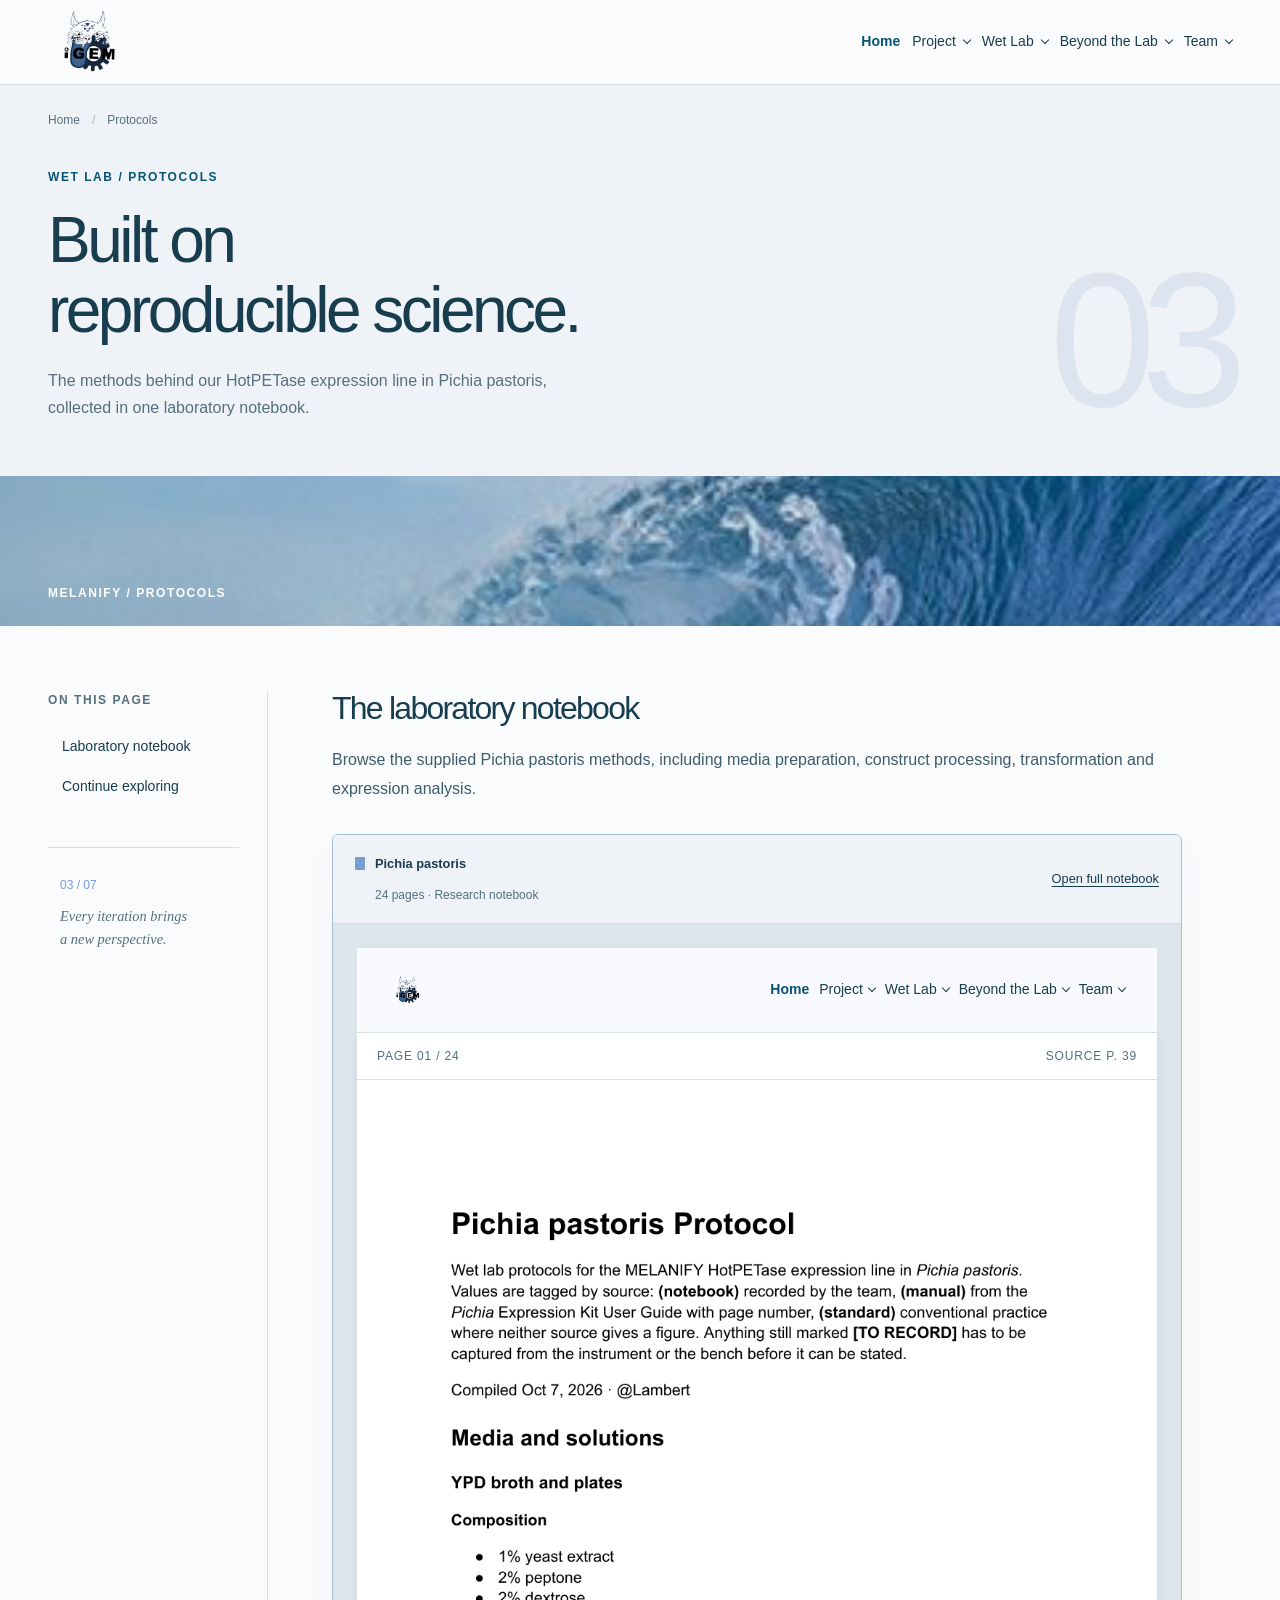
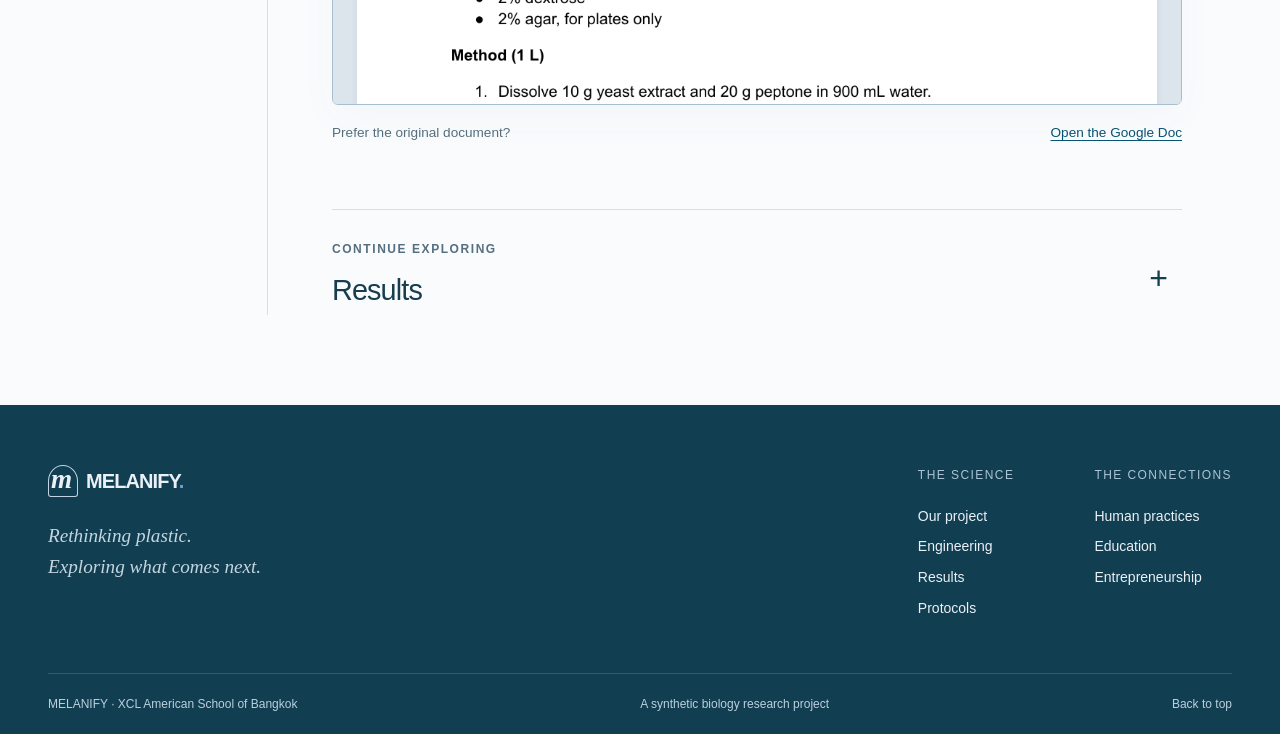
<file: protocols.html>
<!DOCTYPE html>
<html lang="en">
  <head>
    <meta charset="utf-8">
    <meta name="viewport" content="width=device-width, initial-scale=1">
    <meta name="theme-color" content="#075473">
    <meta name="description" content="MELANIFY explores a biological pathway from PET plastic waste to allomelanin. Discover our engineering, research and community work.">
    <title>Protocols | MELANIFY</title>
    <link rel="icon" type="image/svg+xml" href="assets/favicon.svg">
    <link rel="stylesheet" href="styles.css">
    <script src="script.js" defer=""></script>

      <style>

   /* GLOBAL BOX SIZING */


*,
*::before,
*::after {
  box-sizing: border-box;
}


   /* BRAND / LOGO */

.brand {
  display: inline-flex;
  align-items: center;
  gap: 8px;
  min-width: 0;
  max-width: 100%;
}

.brand-logo {
  display: block;
  width: 80px;
  height: 80px;
  max-width: 100%;
  flex: 0 0 auto;
  object-fit: contain;
  margin: 0;
}


   /* MAIN TAB INDICATOR */


.nav-main::before {
  content: "";
  display: block;
  width: 6px;
  height: 6px;
  background-color: #ffffff;
  border-radius: 50%;
}


   /* DROPDOWN INDICATOR */


.nav-dropdown-icon::before {
  content: "";
  display: block;
  width: 6px;
  height: 6px;
  border-right: 1.5px solid #ffffff;
  border-bottom: 1.5px solid #ffffff;
  transform: translateY(-2px) rotate(45deg);
}


   /* NAVIGATION LAYOUT */


#main-nav {
  display: flex;
  align-items: center;
  flex-wrap: wrap;
  gap: 8px 12px;
  max-width: 100%;
}

#main-nav > a.main-tab,
#main-nav .nav-group > summary {
  display: inline-flex;
  align-items: center;
  gap: 8px;
  min-width: 0;
  max-width: 100%;
  line-height: 1.5;
}

/* Main navigation links */

#main-nav > a {
  overflow-wrap: anywhere;
}

   /* SECTION HEADING */


.story-section .section-heading h2 {
  width: 100%;
  max-width: 800px;
  margin: 0 auto 16px;
  font-size: clamp(28px, 3.2vw, 42px);
  line-height: 1.2;
  text-align: center;
  white-space: normal;
  overflow-wrap: break-word;
  text-wrap: balance;
}


   /* TABLET RESPONSIVE */


@media (max-width: 900px) {
  .brand-logo {
    width: 36px;
    height: 36px;
  }

  #main-nav {
    gap: 8px 10px;
  }

  #main-nav > a.main-tab,
  #main-nav .nav-group > summary {
    gap: 6px;
    font-size: 14px;
  }

  .story-section .section-heading h2 {
    font-size: clamp(27px, 4vw, 36px);
  }
}


   /* MOBILE RESPONSIVE */


@media (max-width: 600px) {
  .brand {
    gap: 6px;
  }

  .brand-logo {
    width: 32px;
    height: 32px;
  }

  #main-nav {
    width: 100%;
    gap: 8px;
  }

  #main-nav > a.main-tab,
  #main-nav .nav-group > summary {
    font-size: 13px;
    gap: 6px;
  }

  #main-nav > a::before,
  #main-nav .nav-group > summary::before {
    width: 14px;
    height: 14px;
    min-width: 14px;
    flex-basis: 14px;
  }

  #main-nav .nav-group > summary::before {
    background-size: 11px;
  }

  .story-section .section-heading h2 {
    width: 100%;
    font-size: clamp(26px, 6.5vw, 34px);
    line-height: 1.25;
    text-align: left;
    white-space: normal;
    text-wrap: wrap;
  }
}


   /* SMALL MOBILE */


@media (max-width: 360px) {
  .brand-logo {
    width: 28px;
    height: 28px;
  }

  #main-nav {
    gap: 6px;
  }

  #main-nav > a.main-tab,
  #main-nav .nav-group > summary {
    font-size: 12px;
  }

  .story-section .section-heading h2 {
    font-size: 26px;
  }
}


   /* REDUCED MOTION ACCESSIBILITY */


@media (prefers-reduced-motion: reduce) {
  *,
  *::before,
  *::after {
    scroll-behavior: auto !important;
    animation-duration: 0.01ms !important;
    animation-iteration-count: 1 !important;
    transition-duration: 0.01ms !important;
  }
}
</style>
  </head>
  <body data-page="protocols">
    <a class="skip-link" href="#main">Skip to content</a>
    

     <header class="site-header">

  <div class="header-inner">

    <!-- Logo Image -->
    <a class="brand" href="index.html" aria-label="MELANIFY home">
        <!-- <span>MELANIFY<span class="brand-period">.</span></span> -->
      <img src="/logo-removebg-preview.png" alt="MELANIFY Logo" class="brand-logo">
    </a>

    
    <button class="menu-toggle" aria-expanded="false" aria-controls="main-nav">
      <span></span>
      <span></span>
      <span class="sr-only">Toggle navigation</span>
    </button>

    <nav id="main-nav" aria-label="Main navigation">

      <!-- Home -->
      <a href="index.html" aria-current="page">Home</a>

      <!-- Project -->
      <details class="nav-group">
        <summary>Project<span class="chevron"></span></summary>
        <div class="nav-dropdown">
          <a href="description.html">Description: Problem Breakdown</a>
          <a href="proposed-pathway.html">Proposed Pathway</a>
        </div>
      </details>

      <!-- Wet Lab -->
      <details class="nav-group">
        <summary>Wet Lab<span class="chevron"></span></summary>
        <div class="nav-dropdown">
          <a href="engineering.html">Engineering</a>
          <a href="results.html">Results</a>
          <a href="protocols.html">Protocols &amp; Notebook</a>
          <a href="safety.html">Safety</a>
        </div>
      </details>

      <!-- Beyond the Lab -->
      <details class="nav-group">
        <summary>Beyond the Lab<span class="chevron"></span></summary>
        <div class="nav-dropdown">
          <a href="human-practices.html">Integrated Human Practices</a>
          <a href="education.html">Education</a>
          <a href="entrepreneurship.html">Entrepreneurship</a>
        </div>
      </details>

      <!-- Team -->
      <details class="nav-group">
        <summary>Team<span class="chevron"></span></summary>
        <div class="nav-dropdown">
          <a href="members.html">Members</a>
          <a href="attributions.html">Attributions</a>
        </div>
      </details>

    </nav>

  </div>

  <div class="reading-progress" aria-hidden="true"></div>

</header>
    <main id="main">
      <section class="chapter-hero" id="top">
        <div class="wrap">
          <div class="breadcrumb"><a href="index.html">Home</a><span>/</span>Protocols</div>
          <div class="eyebrow">WET LAB / PROTOCOLS</div>
          <h1>Built on<br>reproducible science.</h1>
          <p>The methods behind our HotPETase expression line in Pichia pastoris, collected in one laboratory notebook.</p>
          <span class="chapter-number" aria-hidden="true">03</span>
        </div>
      </section>
      <div class="chapter-banner">
        <img src="assets/ocean-palette.png" alt="" width="906" height="551">
        <span>MELANIFY / PROTOCOLS</span>
      </div>
      <div class="article-layout wrap">
        <aside class="article-sidebar">
          <div class="toc-sticky">
            <span class="small-label">ON THIS PAGE</span>
            <nav class="toc" aria-label="Chapter contents">
              <a href="#notebook">Laboratory notebook</a>
              <a href="#chapter-next">Continue exploring</a>
            </nav>
            <div class="sidebar-note">
              <span>03 / 07</span>
              <p>Every iteration brings<br>a new perspective.</p>
            </div>
          </div>
        </aside>
        <article class="article-content" id="chapter-content">
          <section class="protocol-intro">
            <h2 id="notebook">The laboratory notebook</h2>
            <p>Browse the supplied Pichia pastoris methods, including media preparation, construct processing, transformation and expression analysis.</p>
            <div class="notebook-viewer">
              <div class="notebook-toolbar">
                <div>
                  <span class="notebook-dot" aria-hidden="true"></span>
                  <strong>Pichia pastoris</strong>
                  <span>24 pages · Research notebook</span>
                </div>
                <a href="notebook.html" target="_blank" rel="noopener">Open full notebook</a>
              </div>
              <iframe src="notebook.html" title="Scrollable MELANIFY Pichia pastoris protocol notebook" loading="lazy"></iframe>
            </div>
            <div class="document-link">
              <span>Prefer the original document?</span>
              <a href="https://docs.google.com/document/d/1A-hqsZKO9nWSfkPFWCmZFXvTdZetc4TbwQMQ-kziJSQ/edit?usp=sharing" target="_blank" rel="noopener noreferrer">Open the Google Doc</a>
            </div>
          </section>
          <a class="next-chapter" id="chapter-next" href="results.html" data-reveal=""><span><span class="small-label">CONTINUE EXPLORING</span><strong>Results</strong></span><span class="next-plus" aria-hidden="true">+</span></a>
        </article>
      </div>
    </main>
    <footer class="site-footer">
      <div class="footer-top">
        <div>
          <a class="brand footer-brand" href="index.html"><span class="brand-mark" aria-hidden="true">m</span><span>MELANIFY<span class="brand-period">.</span></span></a>
          <p>Rethinking plastic.<br>Exploring what comes next.</p>
        </div>
        <div class="footer-links">
          <div>
            <span>THE SCIENCE</span>
            <a href="description.html">Our project</a>
            <a href="engineering.html">Engineering</a>
            <a href="results.html">Results</a>
            <a href="protocols.html" aria-current="page">Protocols</a>
          </div>
          <div>
            <span>THE CONNECTIONS</span>
            <a href="human-practices.html">Human practices</a>
            <a href="education.html">Education</a>
            <a href="entrepreneurship.html">Entrepreneurship</a>
          </div>
        </div>
      </div>
      <div class="footer-bottom">
        <span>MELANIFY · XCL American School of Bangkok</span>
        <span>A synthetic biology research project</span>
        <a href="#top">Back to top</a>
      </div>
    </footer>
    <dialog class="figure-dialog" aria-label="Enlarged research figure">
      <button class="dialog-close" aria-label="Close enlarged figure">Close <span aria-hidden="true">×</span></button>
      <img alt="">
      <p>Original figure from the supplied research document</p>
    </dialog>
  </body>
</html>
</file>
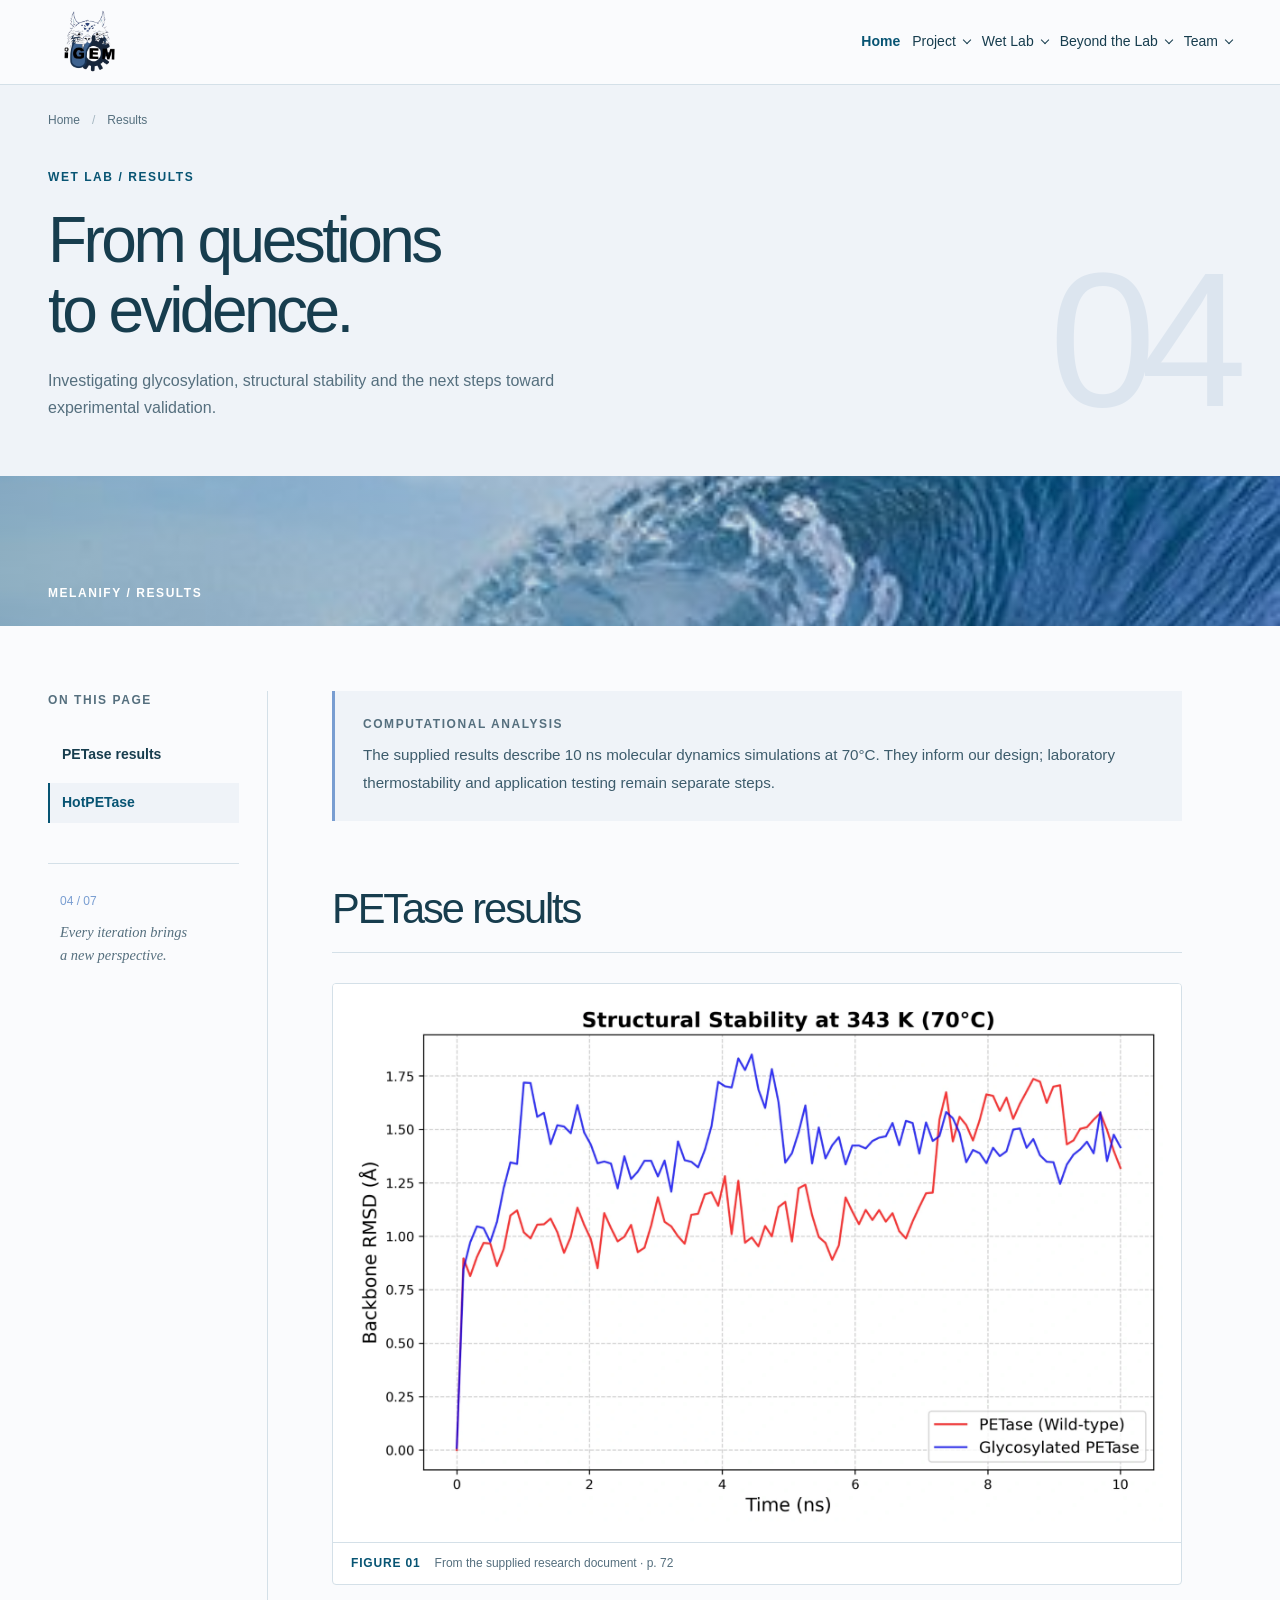
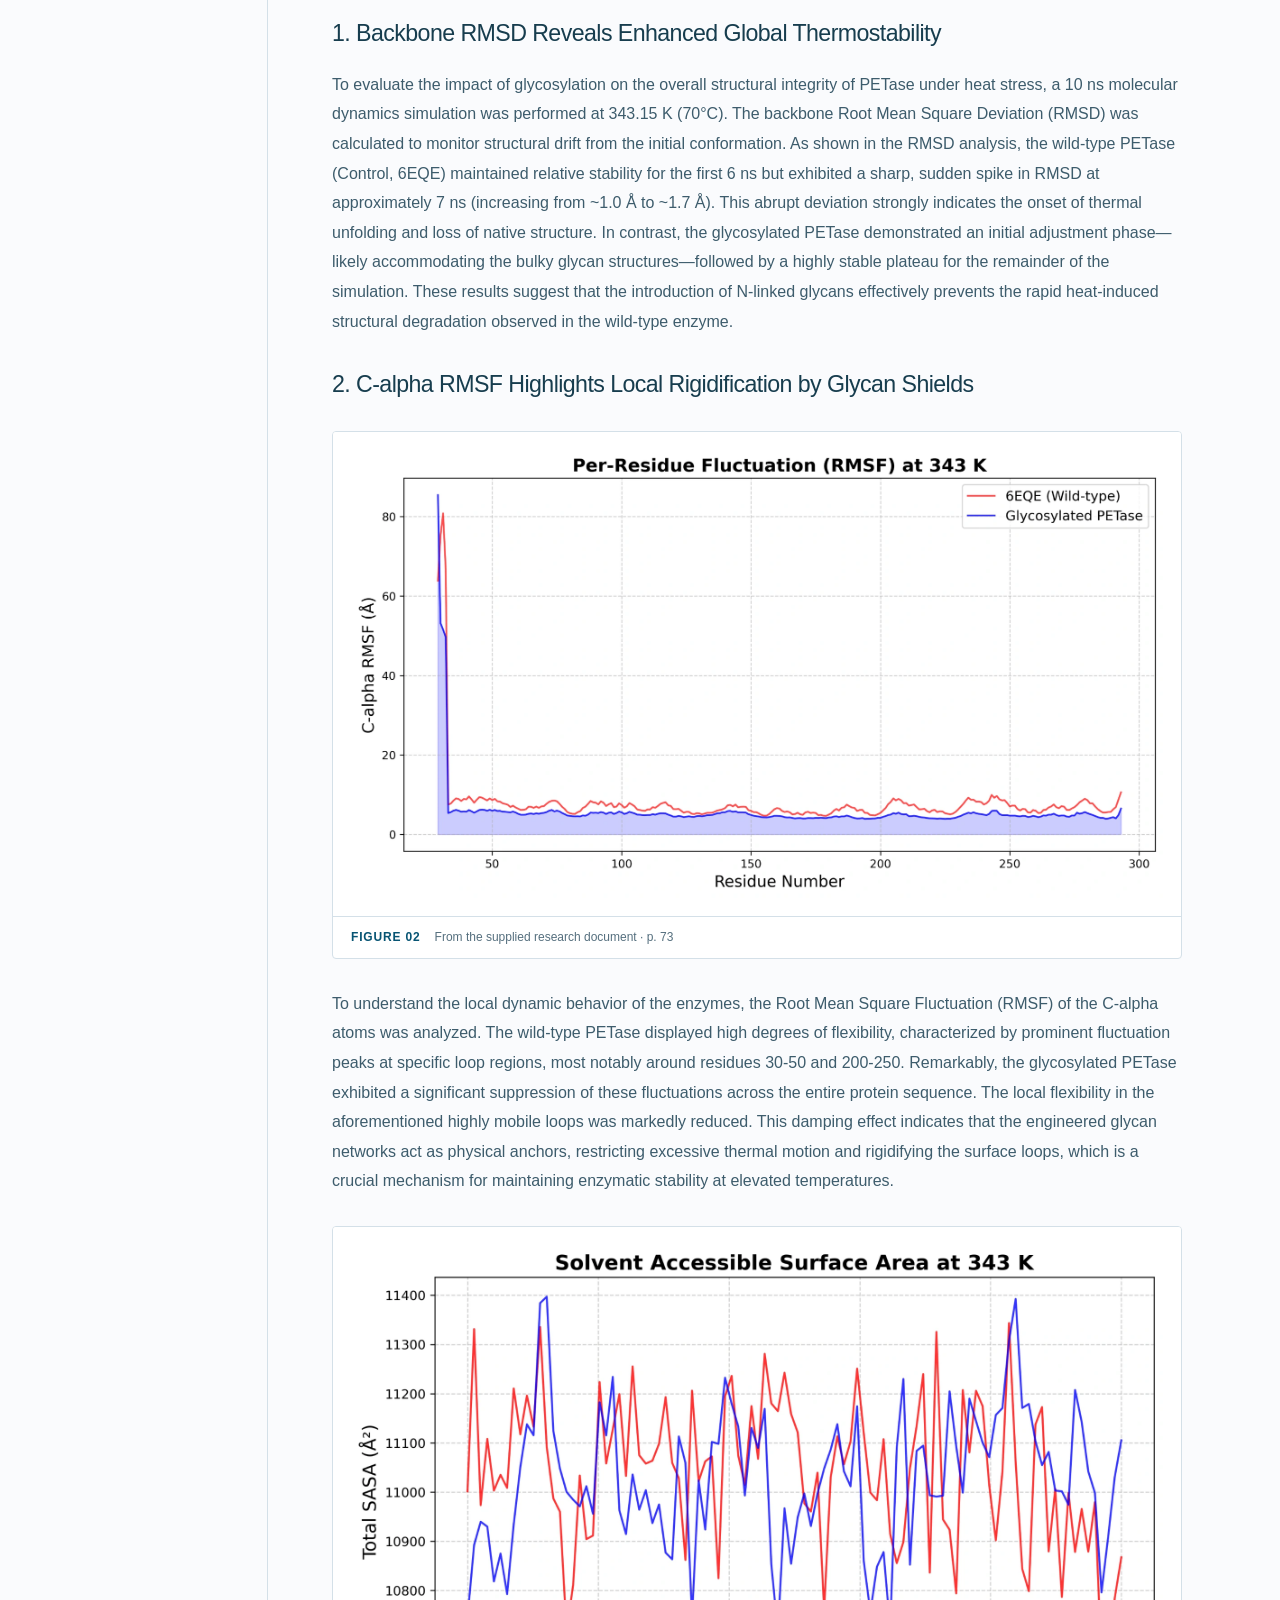
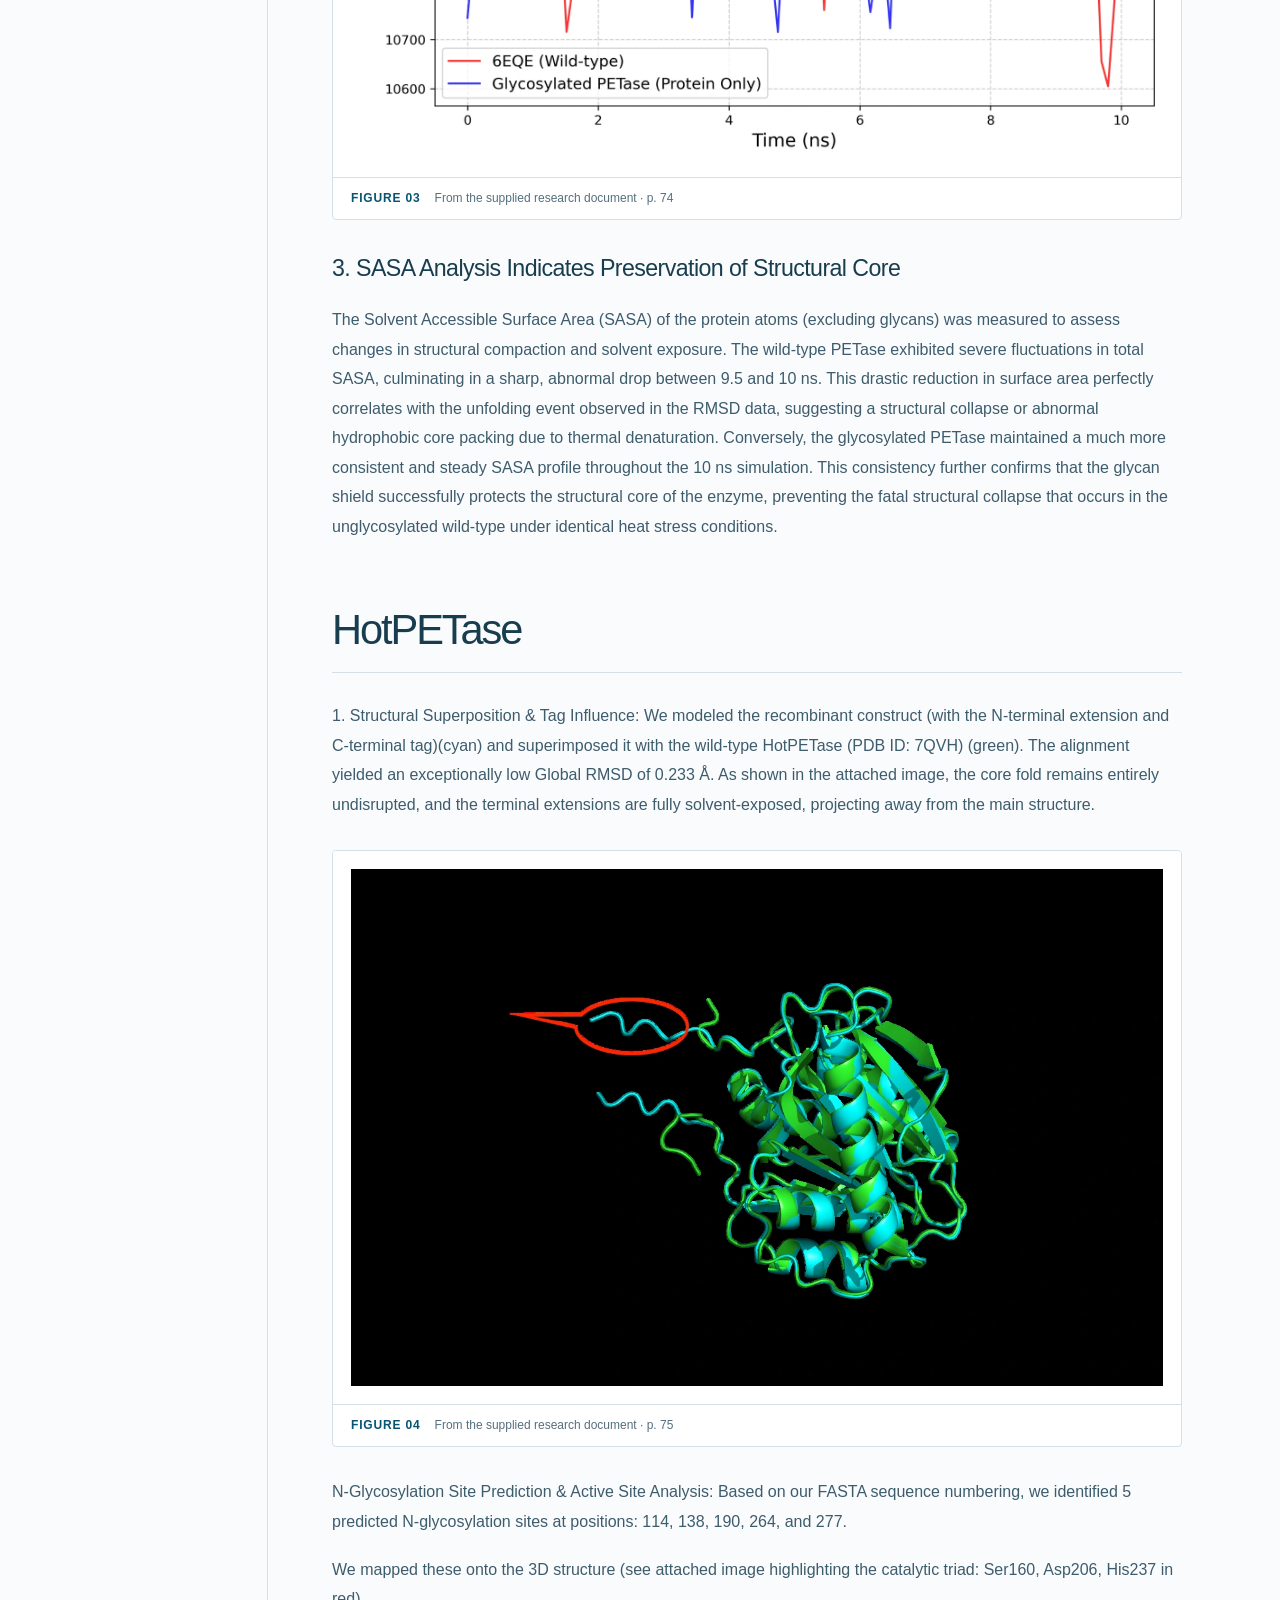
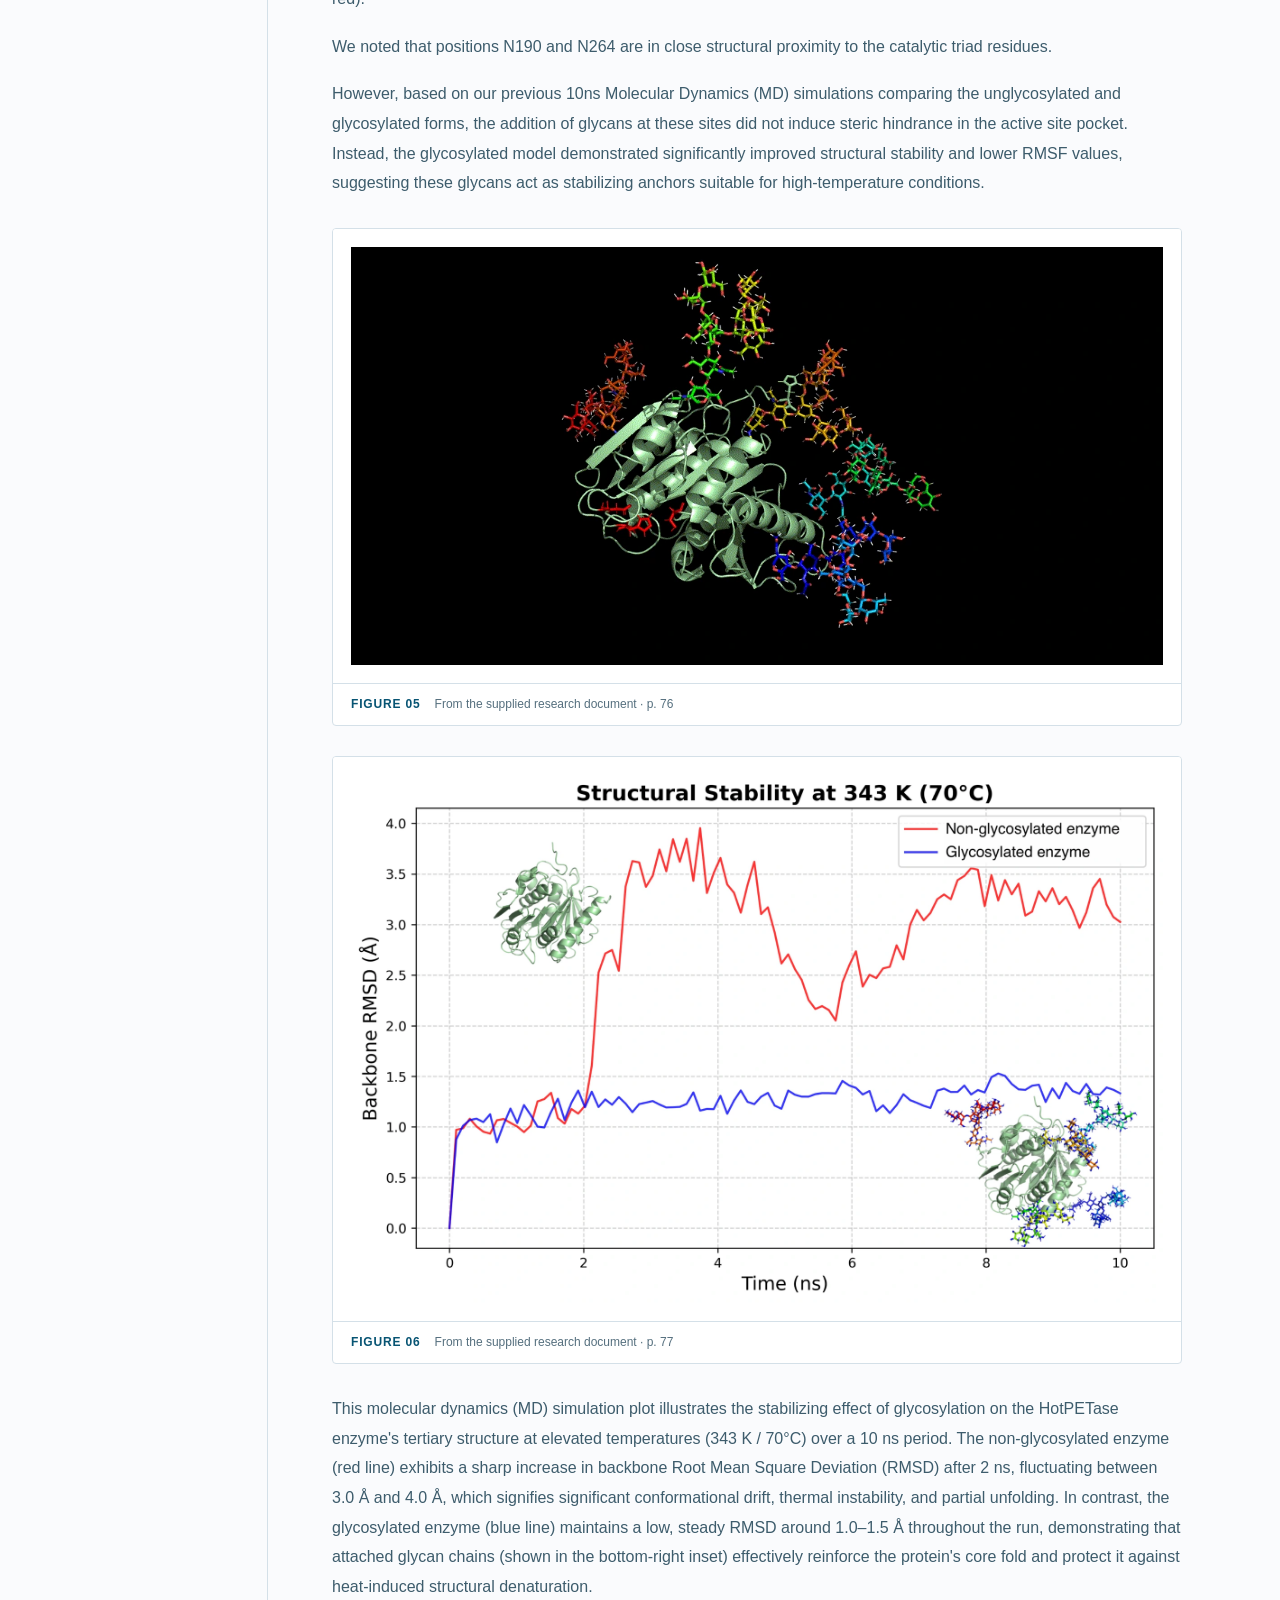
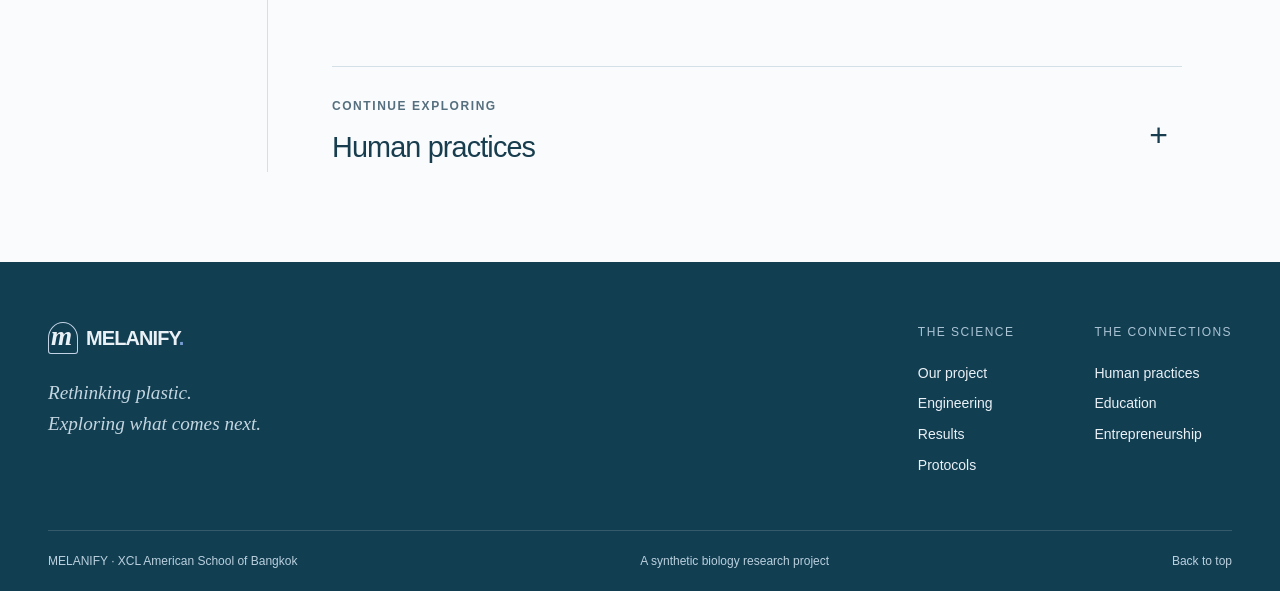
<file: results.html>
<!DOCTYPE html>
<html lang="en">
  <head>
    <meta charset="utf-8">
    <meta name="viewport" content="width=device-width, initial-scale=1">
    <meta name="theme-color" content="#075473">
    <meta name="description" content="MELANIFY explores a biological pathway from PET plastic waste to allomelanin. Discover our engineering, research and community work.">
    <title>Results | MELANIFY</title>
    <link rel="icon" type="image/svg+xml" href="assets/favicon.svg">
    <link rel="stylesheet" href="styles.css">
    <script src="script.js" defer=""></script>

      <style>

   /* GLOBAL BOX SIZING */


*,
*::before,
*::after {
  box-sizing: border-box;
}


   /* BRAND / LOGO */

.brand {
  display: inline-flex;
  align-items: center;
  gap: 8px;
  min-width: 0;
  max-width: 100%;
}

.brand-logo {
  display: block;
  width: 80px;
  height: 80px;
  max-width: 100%;
  flex: 0 0 auto;
  object-fit: contain;
  margin: 0;
}


   /* MAIN TAB INDICATOR */


.nav-main::before {
  content: "";
  display: block;
  width: 6px;
  height: 6px;
  background-color: #ffffff;
  border-radius: 50%;
}


   /* DROPDOWN INDICATOR */


.nav-dropdown-icon::before {
  content: "";
  display: block;
  width: 6px;
  height: 6px;
  border-right: 1.5px solid #ffffff;
  border-bottom: 1.5px solid #ffffff;
  transform: translateY(-2px) rotate(45deg);
}


   /* NAVIGATION LAYOUT */


#main-nav {
  display: flex;
  align-items: center;
  flex-wrap: wrap;
  gap: 8px 12px;
  max-width: 100%;
}

#main-nav > a.main-tab,
#main-nav .nav-group > summary {
  display: inline-flex;
  align-items: center;
  gap: 8px;
  min-width: 0;
  max-width: 100%;
  line-height: 1.5;
}

/* Main navigation links */

#main-nav > a {
  overflow-wrap: anywhere;
}

   /* SECTION HEADING */


.story-section .section-heading h2 {
  width: 100%;
  max-width: 800px;
  margin: 0 auto 16px;
  font-size: clamp(28px, 3.2vw, 42px);
  line-height: 1.2;
  text-align: center;
  white-space: normal;
  overflow-wrap: break-word;
  text-wrap: balance;
}


   /* TABLET RESPONSIVE */


@media (max-width: 900px) {
  .brand-logo {
    width: 36px;
    height: 36px;
  }

  #main-nav {
    gap: 8px 10px;
  }

  #main-nav > a.main-tab,
  #main-nav .nav-group > summary {
    gap: 6px;
    font-size: 14px;
  }

  .story-section .section-heading h2 {
    font-size: clamp(27px, 4vw, 36px);
  }
}


   /* MOBILE RESPONSIVE */


@media (max-width: 600px) {
  .brand {
    gap: 6px;
  }

  .brand-logo {
    width: 32px;
    height: 32px;
  }

  #main-nav {
    width: 100%;
    gap: 8px;
  }

  #main-nav > a.main-tab,
  #main-nav .nav-group > summary {
    font-size: 13px;
    gap: 6px;
  }

  #main-nav > a::before,
  #main-nav .nav-group > summary::before {
    width: 14px;
    height: 14px;
    min-width: 14px;
    flex-basis: 14px;
  }

  #main-nav .nav-group > summary::before {
    background-size: 11px;
  }

  .story-section .section-heading h2 {
    width: 100%;
    font-size: clamp(26px, 6.5vw, 34px);
    line-height: 1.25;
    text-align: left;
    white-space: normal;
    text-wrap: wrap;
  }
}


   /* SMALL MOBILE */


@media (max-width: 360px) {
  .brand-logo {
    width: 28px;
    height: 28px;
  }

  #main-nav {
    gap: 6px;
  }

  #main-nav > a.main-tab,
  #main-nav .nav-group > summary {
    font-size: 12px;
  }

  .story-section .section-heading h2 {
    font-size: 26px;
  }
}


   /* REDUCED MOTION ACCESSIBILITY */


@media (prefers-reduced-motion: reduce) {
  *,
  *::before,
  *::after {
    scroll-behavior: auto !important;
    animation-duration: 0.01ms !important;
    animation-iteration-count: 1 !important;
    transition-duration: 0.01ms !important;
  }
}
</style>
  </head>
  <body data-page="results">
    <a class="skip-link" href="#main">Skip to content</a>
  

     <header class="site-header">

  <div class="header-inner">

    <!-- Logo Image -->
    <a class="brand" href="index.html" aria-label="MELANIFY home">
        <!-- <span>MELANIFY<span class="brand-period">.</span></span> -->
      <img src="/logo-removebg-preview.png" alt="MELANIFY Logo" class="brand-logo">
    </a>

    
    <button class="menu-toggle" aria-expanded="false" aria-controls="main-nav">
      <span></span>
      <span></span>
      <span class="sr-only">Toggle navigation</span>
    </button>

    <nav id="main-nav" aria-label="Main navigation">

      <!-- Home -->
      <a href="index.html" aria-current="page">Home</a>

      <!-- Project -->
      <details class="nav-group">
        <summary>Project<span class="chevron"></span></summary>
        <div class="nav-dropdown">
          <a href="description.html">Description: Problem Breakdown</a>
          <a href="proposed-pathway.html">Proposed Pathway</a>
        </div>
      </details>

      <!-- Wet Lab -->
      <details class="nav-group">
        <summary>Wet Lab<span class="chevron"></span></summary>
        <div class="nav-dropdown">
          <a href="engineering.html">Engineering</a>
          <a href="results.html">Results</a>
          <a href="protocols.html">Protocols &amp; Notebook</a>
          <a href="safety.html">Safety</a>
        </div>
      </details>

      <!-- Beyond the Lab -->
      <details class="nav-group">
        <summary>Beyond the Lab<span class="chevron"></span></summary>
        <div class="nav-dropdown">
          <a href="human-practices.html">Integrated Human Practices</a>
          <a href="education.html">Education</a>
          <a href="entrepreneurship.html">Entrepreneurship</a>
        </div>
      </details>

      <!-- Team -->
      <details class="nav-group">
        <summary>Team<span class="chevron"></span></summary>
        <div class="nav-dropdown">
          <a href="members.html">Members</a>
          <a href="attributions.html">Attributions</a>
        </div>
      </details>

    </nav>

  </div>

  <div class="reading-progress" aria-hidden="true"></div>

</header>
    <main id="main">
      <section class="chapter-hero" id="top">
        <div class="wrap">
          <div class="breadcrumb"><a href="index.html">Home</a><span>/</span>Results</div>
          <div class="eyebrow">WET LAB / RESULTS</div>
          <h1>From questions<br>to evidence.</h1>
          <p>Investigating glycosylation, structural stability and the next steps toward experimental validation.</p>
          <span class="chapter-number" aria-hidden="true">04</span>
        </div>
      </section>
      <div class="chapter-banner">
        <img src="assets/ocean-palette.png" alt="" width="906" height="551">
        <span>MELANIFY / RESULTS</span>
      </div>
      <div class="article-layout wrap">
        <aside class="article-sidebar">
          <div class="toc-sticky">
            <span class="small-label">ON THIS PAGE</span>
            <nav class="toc" aria-label="Chapter contents">
              <a class="toc-primary" href="#petase-results">PETase results</a>
              <a class="toc-primary" href="#hotpetase">HotPETase</a>
            </nav>
            <div class="sidebar-note">
              <span>04 / 07</span>
              <p>Every iteration brings<br>a new perspective.</p>
            </div>
          </div>
        </aside>
        <article class="article-content" id="chapter-content">
          <div class="article-callout">
            <span class="small-label">COMPUTATIONAL ANALYSIS</span>
            <p>The supplied results describe 10 ns molecular dynamics simulations at 70°C. They inform our design; laboratory thermostability and application testing remain separate steps.</p>
          </div>
          <h2 id="petase-results" class="" data-reveal="">PETase results</h2>
          <figure class="research-figure" data-reveal="">
            <a class="figure-open" data-image="assets/figure-72-6.webp" data-alt="Supplied Results figure, source page 72" aria-label="Enlarge figure from source page 72" href="assets/figure-72-6.webp" target="_blank" rel="noopener"><img src="assets/figure-72-6.webp" alt="Supplied Results figure from source page 72" width="1800" height="1158" loading="lazy"><span class="figure-zoom">View full size</span></a>
            <figcaption><span>FIGURE 01</span>From the supplied research document · p. 72</figcaption>
          </figure>
          <h3 id="1-backbone-rmsd-reveals-enhanced-global-thermostability" class="">1. Backbone RMSD Reveals Enhanced Global Thermostability</h3>
          <p>To evaluate the impact of glycosylation on the overall structural integrity of PETase under heat stress, a 10 ns molecular dynamics simulation was performed at 343.15 K (70°C). The backbone Root Mean Square Deviation (RMSD) was calculated to monitor structural drift from the initial conformation. As shown in the RMSD analysis, the wild-type PETase (Control, 6EQE) maintained relative stability for the first 6 ns but exhibited a sharp, sudden spike in RMSD at approximately 7 ns (increasing from ~1.0 Å to ~1.7 Å). This abrupt deviation strongly indicates the onset of thermal unfolding and loss of native structure. In contrast, the glycosylated PETase demonstrated an initial adjustment phase—likely accommodating the bulky glycan structures—followed by a highly stable plateau for the remainder of the simulation. These results suggest that the introduction of N-linked glycans effectively prevents the rapid heat-induced structural degradation observed in the wild-type enzyme.</p>
          <h3 id="2-c-alpha-rmsf-highlights-local-rigidification-by-glycan-shields" class="">2. C-alpha RMSF Highlights Local Rigidification by Glycan Shields</h3>
          <figure class="research-figure" data-reveal="">
            <a class="figure-open" data-image="assets/figure-73-3.webp" data-alt="Supplied Results figure, source page 73" aria-label="Enlarge figure from source page 73" href="assets/figure-73-3.webp" target="_blank" rel="noopener"><img src="assets/figure-73-3.webp" alt="Supplied Results figure from source page 73" width="1800" height="993" loading="lazy"><span class="figure-zoom">View full size</span></a>
            <figcaption><span>FIGURE 02</span>From the supplied research document · p. 73</figcaption>
          </figure>
          <p>To understand the local dynamic behavior of the enzymes, the Root Mean Square Fluctuation (RMSF) of the C-alpha atoms was analyzed. The wild-type PETase displayed high degrees of flexibility, characterized by prominent fluctuation peaks at specific loop regions, most notably around residues 30-50 and 200-250. Remarkably, the glycosylated PETase exhibited a significant suppression of these fluctuations across the entire protein sequence. The local flexibility in the aforementioned highly mobile loops was markedly reduced. This damping effect indicates that the engineered glycan networks act as physical anchors, restricting excessive thermal motion and rigidifying the surface loops, which is a crucial mechanism for maintaining enzymatic stability at elevated temperatures.</p>
          <figure class="research-figure" data-reveal="">
            <a class="figure-open" data-image="assets/figure-74-4.webp" data-alt="Supplied Results figure, source page 74" aria-label="Enlarge figure from source page 74" href="assets/figure-74-4.webp" target="_blank" rel="noopener"><img src="assets/figure-74-4.webp" alt="Supplied Results figure from source page 74" width="1800" height="1140" loading="lazy"><span class="figure-zoom">View full size</span></a>
            <figcaption><span>FIGURE 03</span>From the supplied research document · p. 74</figcaption>
          </figure>
          <h3 id="3-sasa-analysis-indicates-preservation-of-structural-core" class="">3. SASA Analysis Indicates Preservation of Structural Core</h3>
          <p>The Solvent Accessible Surface Area (SASA) of the protein atoms (excluding glycans) was measured to assess changes in structural compaction and solvent exposure. The wild-type PETase exhibited severe fluctuations in total SASA, culminating in a sharp, abnormal drop between 9.5 and 10 ns. This drastic reduction in surface area perfectly correlates with the unfolding event observed in the RMSD data, suggesting a structural collapse or abnormal hydrophobic core packing due to thermal denaturation. Conversely, the glycosylated PETase maintained a much more consistent and steady SASA profile throughout the 10 ns simulation. This consistency further confirms that the glycan shield successfully protects the structural core of the enzyme, preventing the fatal structural collapse that occurs in the unglycosylated wild-type under identical heat stress conditions.</p>
          <h2 id="hotpetase" class="" data-reveal="">HotPETase</h2>
          <p>1. Structural Superposition &amp; Tag Influence: We modeled the recombinant construct (with the N-terminal extension and C-terminal tag)(cyan) and superimposed it with the wild-type HotPETase (PDB ID: 7QVH) (green). The alignment yielded an exceptionally low Global RMSD of 0.233 Å. As shown in the attached image, the core fold remains entirely undisrupted, and the terminal extensions are fully solvent-exposed, projecting away from the main structure.</p>
          <figure class="research-figure" data-reveal="">
            <a class="figure-open" data-image="assets/figure-75-6.webp" data-alt="Supplied Results figure, source page 75" aria-label="Enlarge figure from source page 75" href="assets/figure-75-6.webp" target="_blank" rel="noopener"><img src="assets/figure-75-6.webp" alt="Supplied Results figure from source page 75" width="1280" height="816" loading="lazy"><span class="figure-zoom">View full size</span></a>
            <figcaption><span>FIGURE 04</span>From the supplied research document · p. 75</figcaption>
          </figure>
          <p>N-Glycosylation Site Prediction &amp; Active Site Analysis: Based on our FASTA sequence numbering, we identified 5 predicted N-glycosylation sites at positions: 114, 138, 190, 264, and 277.</p>
          <p>We mapped these onto the 3D structure (see attached image highlighting the catalytic triad: Ser160, Asp206, His237 in red).</p>
          <p>We noted that positions N190 and N264 are in close structural proximity to the catalytic triad residues.</p>
          <p>However, based on our previous 10ns Molecular Dynamics (MD) simulations comparing the unglycosylated and glycosylated forms, the addition of glycans at these sites did not induce steric hindrance in the active site pocket. Instead, the glycosylated model demonstrated significantly improved structural stability and lower RMSF values, suggesting these glycans act as stabilizing anchors suitable for high-temperature conditions.</p>
          <figure class="research-figure" data-reveal="">
            <a class="figure-open" data-image="assets/figure-76-5.webp" data-alt="Supplied Results figure, source page 76" aria-label="Enlarge figure from source page 76" href="assets/figure-76-5.webp" target="_blank" rel="noopener"><img src="assets/figure-76-5.webp" alt="Supplied Results figure from source page 76" width="1066" height="549" loading="lazy"><span class="figure-zoom">View full size</span></a>
            <figcaption><span>FIGURE 05</span>From the supplied research document · p. 76</figcaption>
          </figure>
          <figure class="research-figure" data-reveal="">
            <a class="figure-open" data-image="assets/figure-77-3.webp" data-alt="Supplied Results figure, source page 77" aria-label="Enlarge figure from source page 77" href="assets/figure-77-3.webp" target="_blank" rel="noopener"><img src="assets/figure-77-3.webp" alt="Supplied Results figure from source page 77" width="1800" height="1170" loading="lazy"><span class="figure-zoom">View full size</span></a>
            <figcaption><span>FIGURE 06</span>From the supplied research document · p. 77</figcaption>
          </figure>
          <p>This molecular dynamics (MD) simulation plot illustrates the stabilizing effect of glycosylation on the HotPETase enzyme's tertiary structure at elevated temperatures (343 K / 70°C) over a 10 ns period. The non-glycosylated enzyme (red line) exhibits a sharp increase in backbone Root Mean Square Deviation (RMSD) after 2 ns, fluctuating between 3.0 Å and 4.0 Å, which signifies significant conformational drift, thermal instability, and partial unfolding. In contrast, the glycosylated enzyme (blue line) maintains a low, steady RMSD around 1.0–1.5 Å throughout the run, demonstrating that attached glycan chains (shown in the bottom-right inset) effectively reinforce the protein's core fold and protect it against heat-induced structural denaturation.</p>
          <a class="next-chapter" id="chapter-next" href="human-practices.html" data-reveal=""><span><span class="small-label">CONTINUE EXPLORING</span><strong>Human practices</strong></span><span class="next-plus" aria-hidden="true">+</span></a>
        </article>
      </div>
    </main>
    <footer class="site-footer">
      <div class="footer-top">
        <div>
          <a class="brand footer-brand" href="index.html"><span class="brand-mark" aria-hidden="true">m</span><span>MELANIFY<span class="brand-period">.</span></span></a>
          <p>Rethinking plastic.<br>Exploring what comes next.</p>
        </div>
        <div class="footer-links">
          <div>
            <span>THE SCIENCE</span>
            <a href="description.html">Our project</a>
            <a href="engineering.html">Engineering</a>
            <a href="results.html" aria-current="page">Results</a>
            <a href="protocols.html">Protocols</a>
          </div>
          <div>
            <span>THE CONNECTIONS</span>
            <a href="human-practices.html">Human practices</a>
            <a href="education.html">Education</a>
            <a href="entrepreneurship.html">Entrepreneurship</a>
          </div>
        </div>
      </div>
      <div class="footer-bottom">
        <span>MELANIFY · XCL American School of Bangkok</span>
        <span>A synthetic biology research project</span>
        <a href="#top">Back to top</a>
      </div>
    </footer>
    <dialog class="figure-dialog" aria-label="Enlarged research figure">
      <button class="dialog-close" aria-label="Close enlarged figure">Close <span aria-hidden="true">×</span></button>
      <img alt="">
      <p>Original figure from the supplied research document</p>
    </dialog>
  </body>
</html>
</file>
<file: styles.css>
@charset "UTF-8";

:root {
  --ocean: #075473;
  --deep: #123e52;
  --blue: #789dd1;
  --mist: #a5bfd0;
  --pale: #d3deee;
  --ice: #eff3f8;
  --paper: #fafbfd;
  --ink: #173d4e;
  --muted: #556f7e;
  --line: #d4e0e8;
  --white: #fff;
  --sans: "Segoe UI", "Helvetica Neue", Arial, sans-serif;
  --serif: Georgia, "Times New Roman", serif;
  --page-width: 1280px;
}

*, *::before, *::after { box-sizing: border-box; }
[hidden] { display: none !important; }
html { scroll-behavior: smooth; scroll-padding-top: 110px; }
body { margin: 0; color: var(--ink); background: var(--paper); font: 400 1rem/1.7 var(--sans); -webkit-font-smoothing: antialiased; }
body:has(dialog[open]) { overflow: hidden; }
a { color: inherit; text-decoration: none; }
button, input { font: inherit; }
button, summary, a { -webkit-tap-highlight-color: transparent; }
button { cursor: pointer; color: inherit; }
button:disabled { cursor: default; }
img { display: block; max-width: 100%; height: auto; }
h1, h2, h3, h4, p { margin: 0; }
h1, h2, h3, h4 { line-height: 1.12; font-weight: 500; }
h1, h2 { letter-spacing: -.055em; }
em { font-family: var(--serif); font-weight: 400; letter-spacing: -.055em; }
::selection { background: var(--pale); color: var(--ocean); }
:focus-visible { outline: 3px solid var(--blue); outline-offset: 5px; border-radius: 2px; }
.sr-only { position: absolute; width: 1px; height: 1px; padding: 0; overflow: hidden; clip: rect(0,0,0,0); white-space: nowrap; }
.skip-link { position: fixed; top: -70px; left: 20px; z-index: 100; background: var(--ocean); color: white; padding: 12px 20px; }
.skip-link:focus { top: 12px; }
.wrap { max-width: var(--page-width); margin-inline: auto; padding-inline: 48px; }
.eyebrow, .small-label { display: block; font-size: .75rem; letter-spacing: .13em; font-weight: 600; line-height: 1.5; }
.eyebrow { color: var(--ocean); }
.small-label { color: var(--muted); }
.eyebrow-line { display: inline-block; width: 24px; height: 1px; background: currentColor; vertical-align: middle; margin-right: 12px; }
.button { min-height: 52px; padding: 14px 25px; display: inline-flex; justify-content: center; align-items: center; font-size: .875rem; font-weight: 600; border: 1px solid transparent; border-radius: 4px; transition: background .2s, transform .2s; }
.button:hover { transform: translateY(-2px); }
.button-primary { background: var(--ocean); color: var(--white); }
.button-primary:hover { background: var(--deep); }
.button-light { color: var(--ocean); background: var(--white); }
.button-light:hover { background: var(--ice); }
.text-link { display: inline-flex; align-items: center; gap: 18px; font-weight: 600; font-size: .875rem; padding-block: 10px; }
.link-line { width: 27px; height: 1px; background: currentColor; transition: width .2s; }
.text-link:hover .link-line { width: 42px; }

/* The restrained header leaves the project itself in focus. */
.site-header { height: 85px; position: sticky; top: 0; z-index: 30; background: rgba(250,251,253,.96); border-bottom: 1px solid var(--line); backdrop-filter: blur(16px); }
.header-inner { max-width: 1480px; padding: 0 48px; margin: auto; height: 100%; display: flex; align-items: center; gap: 48px; }
.brand { display: inline-flex; align-items: center; gap: 10px; font-weight: 750; font-size: 1.25rem; letter-spacing: -.045em; line-height: 1; white-space: nowrap; }
.brand-mark { display: grid; place-items: center; width: 30px; height: 32px; border: 1.5px solid var(--ocean); border-radius: 50% 50% 3px 3px; font: italic 700 1.7rem/.7 var(--serif); padding-right: 4px; padding-bottom: 4px; }
.brand-period { color: var(--blue); }
#main-nav { display: flex; align-items: center; gap: 30px; margin-left: auto; font-size: .875rem; font-weight: 500; }
#main-nav > a { padding-block: 24px; }
#main-nav a[aria-current], #main-nav .current { color: var(--ocean); font-weight: 700; }
.nav-group { position: relative; }
.nav-group summary { display: flex; align-items: center; gap: 9px; cursor: pointer; list-style: none; padding-block: 24px; }
summary::-webkit-details-marker { display: none; }
.chevron { width: 6px; height: 6px; border-right: 1px solid currentColor; border-bottom: 1px solid currentColor; transform: rotate(45deg); margin-top: -3px; flex-shrink: 0; transition: transform .2s; }
details[open] > summary .chevron { transform: rotate(225deg); margin-top: 3px; }
.nav-dropdown { position: absolute; top: 100%; left: -20px; min-width: 220px; padding: 10px; background: var(--white); border: 1px solid var(--line); box-shadow: 0 15px 40px #123e5212; border-radius: 5px; }
.nav-dropdown a { display: block; padding: 10px 12px; border-radius: 3px; }
.nav-dropdown a:hover { background: var(--ice); }
.header-project { display: inline-flex; align-items: center; gap: 13px; font-weight: 600; font-size: .8rem; padding-left: 30px; border-left: 1px solid var(--line); white-space: nowrap; }
.tiny-orbit { width: 17px; height: 17px; border: 1px solid var(--ocean); border-radius: 50%; position: relative; }
.tiny-orbit::after { content: ''; position: absolute; width: 5px; height: 5px; background: var(--blue); border-radius: 50%; right: -2px; top: -1px; }
.menu-toggle { display: none; background: none; border: 0; padding: 12px; }
.reading-progress { position: absolute; bottom: -1px; width: 100%; height: 2px; background: var(--blue); transform: scaleX(0); transform-origin: left; }

/* Homepage */
.home-hero { display: grid; grid-template-columns: 1fr 1fr; max-width: 1480px; margin: auto; padding: 70px 48px 65px; gap: 45px; min-height: 655px; }
.hero-copy { display: flex; flex-direction: column; justify-content: center; }
.hero-copy .eyebrow { margin-bottom: 26px; }
.hero-copy h1 { font-size: clamp(3.1rem, 5.5vw, 5.4rem); line-height: 1.04; font-weight: 500; }
.hero-copy h1 > span { font-family: var(--serif); font-style: italic; color: var(--ocean); font-weight: 400; }
.hero-copy > p { margin-top: 26px; font-size: 1.13rem; max-width: 430px; line-height: 1.6; }
.hero-copy .hero-description { margin-top: 14px; font-size: .96rem; color: var(--muted); max-width: 450px; }
.hero-actions { display: flex; align-items: center; gap: 26px; margin-top: 30px; }
.hero-footnote { margin-top: 52px; display: flex; align-items: center; gap: 22px; font-size: .75rem; color: var(--muted); }
.hero-footnote .small-label { font-size: .75rem; letter-spacing: .07em; }
.hero-footnote > span + span { padding-left: 20px; border-left: 1px solid var(--line); }
.hero-footnote span span { padding-inline: 10px; color: var(--blue); }
.hero-visual { align-self: center; min-width: 0; position: relative; padding: 20px 0; }
.hero-art { position: relative; background: #e2ebf4; aspect-ratio: 1.12; border-radius: 120px 6px 6px 6px; overflow: hidden; }
.hero-art img { width: 100%; height: 100%; object-fit: cover; }
.hero-art.ocean-fallback img { width: 100%; height: 160%; object-fit: cover; object-position: top; }
.art-corner { position: absolute; width: 18px; height: 18px; border-color: var(--ocean); opacity: .5; }
.corner-one { bottom: 24px; left: 24px; border-left: 1px solid; border-bottom: 1px solid; }
.corner-two { top: 24px; right: 24px; border-top: 1px solid; border-right: 1px solid; }
.visual-label { position: absolute; left: -22px; right: 24px; bottom: 65px; padding: 18px 20px; background: rgba(250,251,253,.93); border: 1px solid var(--white); display: flex; align-items: center; gap: 22px; font-size: .75rem; font-weight: 600; letter-spacing: .09em; backdrop-filter: blur(8px); }
.visual-index { color: var(--muted); padding-right: 20px; border-right: 1px solid var(--line); }
.visual-cross { font-size: 1.3rem; margin-left: auto; font-weight: 400; }
.visual-caption { margin-top: 14px; display: flex; justify-content: space-between; gap: 12px; color: var(--muted); font-size: .75rem; }
.visual-caption span { letter-spacing: .06em; white-space: nowrap; }
.pathway-ribbon { display: flex; align-items: center; justify-content: center; gap: 42px; padding: 25px 48px; background: var(--ocean); color: var(--white); }
.ribbon-label { font-size: .75rem; font-weight: 600; letter-spacing: .12em; color: #c4d8e9; }
.pathway-ribbon > div { display: flex; align-items: center; gap: 32px; font-size: .85rem; }
.pathway-ribbon > div > * { position: relative; font-weight: 400; }
.pathway-ribbon > div > * + *::before { content: ''; width: 13px; height: 1px; background: #9bb5c6; position: absolute; top: 50%; left: -23px; }
.pathway-ribbon > div > b { font-weight: 650; }
.ribbon-note { font-family: var(--serif); font-style: italic; color: #d4e1ef; font-size: .9rem; padding-left: 38px; border-left: 1px solid #ffffff30; }
.section-intro { display: grid; grid-template-columns: 1fr 1fr; padding-block: 110px; gap: 80px; }
.section-intro h2, .section-heading h2 { font-size: clamp(2.4rem,4vw,3.6rem); margin-top: 22px; }
.intro-body { padding-top: 32px; }
.intro-body p { max-width: 480px; font-size: 1.1rem; line-height: 1.7; }
.intro-body p + p { margin-top: 20px; font-size: 1rem; color: var(--muted); }
.intro-body .text-link { margin-top: 20px; }
.ocean-section { display: grid; grid-template-columns: 1.1fr 1fr; min-height: 515px; background: var(--ocean); color: var(--white); overflow: hidden; }
.ocean-photo { position: relative; overflow: hidden; }
.ocean-photo img { position: absolute; width: 100%; max-width: none; height: 155%; object-fit: cover; object-position: top; }
.ocean-copy { max-width: 610px; padding: 65px 70px; }
.ocean-copy .eyebrow { color: #c9dcec; }
.ocean-copy h2 { font-size: clamp(2.4rem,3.5vw,3.3rem); margin-top: 28px; }
.ocean-copy p { margin-top: 24px; color: #d8e4ed; line-height: 1.8; }
.ocean-copy .button { margin-top: 28px; }
.ocean-note { display: block; font: italic .85rem var(--serif); color: #c9dcec; margin-top: 28px; }
.pathway-section { padding-block: 105px 60px; }
.section-heading { display: flex; justify-content: space-between; align-items: flex-end; gap: 60px; margin-bottom: 42px; }
.section-heading > p { max-width: 350px; color: var(--muted); padding-bottom: 4px; }
.pathway-explorer { border: 1px solid var(--line); background: var(--white); border-radius: 5px; overflow: hidden; }
.pathway-tabs { display: grid; grid-template-columns: repeat(6,1fr); background: var(--ice); border-bottom: 1px solid var(--line); }
.pathway-tab { position: relative; display: flex; flex-direction: column; gap: 6px; text-align: left; background: none; border: none; border-right: 1px solid var(--line); padding: 20px 22px; font-size: 1rem; }
.pathway-tab:last-child { border-right: 0; }
.pathway-tab > span { font-size: .75rem; letter-spacing: .06em; color: var(--muted); }
.pathway-tab[aria-selected=true] { background: var(--ocean); color: var(--white); }
.pathway-tab[aria-selected=true] > span { color: #c4d8e9; }
.pathway-tab:hover:not([aria-selected=true]) { background: var(--pale); }
.pathway-panel { display: grid; grid-template-columns: .7fr 1.3fr; min-height: 350px; padding: 48px 60px; gap: 40px; align-items: center; }
.stage-number { font-size: clamp(6rem,12vw,10rem); font-weight: 300; letter-spacing: -.08em; color: var(--mist); line-height: 1; text-align: center; }
.stage-copy h3 { margin-top: 12px; font-size: 2rem; letter-spacing: -.04em; }
.stage-copy p { margin-top: 16px; max-width: 570px; color: var(--muted); }
.stage-tags { display: flex; gap: 8px; flex-wrap: wrap; margin-top: 18px; }
.stage-tags span { padding: 3px 10px; font-size: .75rem; background: var(--ice); border: 1px solid var(--line); border-radius: 3px; }
.stage-copy .text-link { margin-top: 14px; }
.chapter-section { padding-block: 65px 100px; }
.chapter-grid { display: grid; grid-template-columns: repeat(3,1fr); gap: 0; border-top: 1px solid var(--line); border-left: 1px solid var(--line); }
.chapter-card { padding: 28px 30px 22px; border-right: 1px solid var(--line); border-bottom: 1px solid var(--line); transition: background .2s; display: flex; flex-direction: column; }
.chapter-card:hover { background: var(--ice); }
.card-top { display: flex; justify-content: space-between; align-items: center; font-size: .75rem; color: var(--muted); }
.card-symbol { font-size: 2.1rem; color: var(--ocean); line-height: 1; font-family: var(--serif); }
.chapter-card h3 { font-size: 1.65rem; letter-spacing: -.045em; margin-top: 30px; }
.chapter-card strong { display: block; font-size: .875rem; font-weight: 500; margin-top: 16px; }
.chapter-card p { font-size: .9rem; color: var(--muted); margin-top: 10px; max-width: 290px; }
.card-bottom { display: flex; align-items: center; justify-content: space-between; margin-top: auto; padding-top: 35px; font-size: .75rem; font-weight: 600; letter-spacing: .09em; }
.card-plus { font-weight: 300; font-size: 1.4rem; }
.closing-section { text-align: center; position: relative; overflow: hidden; padding-block: 90px 175px; border-top: 1px solid var(--line); }
.closing-section h2 { font-size: clamp(3rem,5.6vw,5rem); margin-top: 26px; position: relative; z-index: 1; }
.closing-section .button { margin-top: 34px; position: relative; z-index: 1; }
.closing-word { position: absolute; font-size: clamp(6rem,17vw,15rem); font-weight: 700; letter-spacing: -.07em; color: #e9eff5; left: 50%; bottom: -38px; transform: translateX(-50%); line-height: 1; pointer-events: none; }

/* Chapter pages */
.chapter-hero { background: var(--ice); position: relative; overflow: hidden; }
.chapter-hero > .wrap { padding-block: 25px 55px; position: relative; }
.breadcrumb { display: flex; align-items: center; gap: 12px; font-size: .75rem; color: var(--muted); margin-bottom: 38px; }
.breadcrumb a:hover { text-decoration: underline; }
.breadcrumb span { color: #a4b6c1; }
.chapter-hero h1 { font-size: clamp(3rem,5vw,4.8rem); margin-top: 20px; line-height: 1.08; max-width: 900px; position: relative; z-index: 1; }
.chapter-hero p { color: var(--muted); font-size: 1rem; margin-top: 22px; max-width: 520px; position: relative; z-index: 1; }
.chapter-number { position: absolute; right: 48px; bottom: 40px; font-size: clamp(8rem,15vw,14rem); color: #dce5ef; font-weight: 300; line-height: 1; letter-spacing: -.08em; }
.chapter-banner { height: 150px; position: relative; overflow: hidden; background: var(--mist); }
.chapter-banner img { width: 100%; height: auto; min-height: 150px; object-fit: cover; transform: translateY(-11%); }
.chapter-banner::after { content: ''; position: absolute; inset: 0; background: linear-gradient(90deg,#07547365,transparent); }
.chapter-banner > span { position: absolute; bottom: 23px; left: max(48px,calc((100vw - 1184px)/2)); color: var(--white); font-size: .75rem; letter-spacing: .13em; font-weight: 600; z-index: 1; }
.article-layout { display: grid; grid-template-columns: 220px minmax(0,1fr); gap: 64px; padding-block: 65px 90px; }
.article-sidebar { border-right: 1px solid var(--line); }
.toc-sticky { position: sticky; top: 120px; padding-right: 28px; max-height: calc(100vh - 150px); overflow-y: auto; scrollbar-width: thin; }
.toc { display: flex; flex-direction: column; margin-top: 18px; font-size: .875rem; }
.toc a { padding: 8px 12px; border-left: 2px solid transparent; transition: background .15s; }
.toc a:hover { background: var(--ice); }
.toc a.active { border-left-color: var(--ocean); background: var(--ice); color: var(--ocean); }
.toc .toc-primary { margin-top: 8px; font-weight: 600; }
.toc .toc-secondary { padding-left: 24px; font-size: .8rem; color: var(--muted); }
.sidebar-note { margin-top: 40px; padding: 22px 12px; border-top: 1px solid var(--line); }
.sidebar-note > span { font-size: .75rem; color: var(--blue); }
.sidebar-note > p { margin-top: 8px; font: italic .9rem/1.6 var(--serif); color: var(--muted); }
.article-content { max-width: 850px; min-width: 0; }
.article-content > h2 { margin: 65px 0 28px; padding-bottom: 19px; border-bottom: 1px solid var(--line); font-size: 2.6rem; letter-spacing: -.05em; }
.article-content > h2:first-child { margin-top: 0; }
.article-content h3 { font-size: 1.45rem; letter-spacing: -.025em; margin-top: 32px; margin-bottom: 20px; line-height: 1.4; }
.article-content h4 { font-size: 1.1rem; margin-top: 28px; margin-bottom: 16px; line-height: 1.4; font-weight: 600; }
.article-content p { color: #3d5c6c; margin-block: 18px; line-height: 1.85; overflow-wrap: anywhere; }
.article-content p a { text-decoration: underline; text-underline-offset: 3px; color: var(--ocean); }
.table-wrap { width: 100%; overflow-x: auto; margin-block: 30px; }
.table-wrap table { width: 100%; border-collapse: collapse; font-size: .875rem; background: white; }
.table-wrap caption { text-align: left; font-size: .75rem; color: var(--muted); margin-bottom: 12px; }
.table-wrap th, .table-wrap td { border: 1px solid var(--line); padding: 14px 16px; text-align: left; vertical-align: top; }
.table-wrap thead { background: var(--ice); }
.table-wrap th { font-weight: 600; }
.engineering-intro { margin-bottom: 45px; }
.dbtl-strip { display: grid; grid-template-columns: repeat(4,1fr); border-block: 1px solid var(--line); margin-top: 16px; }
.dbtl-strip > span { padding: 18px 12px; font-weight: 500; display: flex; gap: 12px; align-items: center; font-size: .9rem; }
.dbtl-strip > span + span { border-left: 1px solid var(--line); }
.dbtl-strip b { font-size: .75rem; font-weight: 400; color: var(--muted); }
.cycle-toggle { border: 0; background: none; padding: 8px 0; font-size: .875rem; text-decoration: underline; text-underline-offset: 5px; }
.cycle-block { border: 1px solid var(--line); border-radius: 5px; margin: 26px 0; background: var(--white); }
.cycle-block > summary { display: flex; align-items: center; padding: 21px 25px; background: var(--ice); list-style: none; cursor: pointer; font-size: 1.1rem; font-weight: 600; gap: 14px; }
.cycle-block > summary .chevron { margin-left: auto; }
.cycle-icon { font-size: 1.3rem; font-weight: 400; color: var(--ocean); }
.cycle-summary-label { font-size: .75rem; letter-spacing: .07em; margin-left: auto; color: var(--muted); font-weight: 400; }
.cycle-content { padding: 8px 30px 20px; }
.stage-heading { display: flex; align-items: center; gap: 12px; padding-top: 8px; }
.stage-heading > span { display: grid; place-items: center; background: var(--pale); width: 30px; height: 30px; border-radius: 50%; font-size: .75rem; font-weight: 500; flex-shrink: 0; }
.stage-build > span { background: #cadde6; }
.stage-test > span { background: #b6cbe5; }
.stage-learn > span { background: var(--ocean); color: var(--white); }
.research-figure { padding: 0; margin: 30px 0; border: 1px solid var(--line); border-radius: 4px; overflow: hidden; background: var(--white); }
.figure-open { position: relative; display: block; padding: 18px; width: 100%; background: white; border: 0; }
.figure-open img { width: auto; max-height: 600px; object-fit: contain; margin: auto; }
.figure-zoom { position: absolute; right: 10px; bottom: 10px; background: rgba(239,243,248,.95); border: 1px solid var(--line); border-radius: 3px; padding: 3px 9px; font-size: .75rem; opacity: 0; transition: opacity .15s; }
.figure-open:hover .figure-zoom, .figure-open:focus-visible .figure-zoom { opacity: 1; }
.research-figure figcaption { padding: 11px 18px; border-top: 1px solid var(--line); font-size: .75rem; color: var(--muted); line-height: 1.6; }
.research-figure figcaption > span { font-size: .75rem; margin-right: 14px; letter-spacing: .07em; color: var(--ocean); font-weight: 600; }
.article-callout { background: var(--ice); padding: 24px 28px; border-left: 3px solid var(--blue); margin-bottom: 36px; }
.article-callout p { margin: 8px 0 0; font-size: .95rem; }
.research-transition { border-left: 2px solid var(--blue); padding: 12px 18px; background: var(--ice); font-style: italic; }
.next-chapter { border-top: 1px solid var(--line); padding: 30px 0 0; margin-top: 65px; display: flex; justify-content: space-between; align-items: center; gap: 20px; }
.next-chapter strong { display: block; font-size: 1.8rem; letter-spacing: -.03em; margin-top: 8px; font-weight: 500; }
.next-plus { font-size: 2rem; font-weight: 300; padding: 0 14px; }
.next-chapter:hover strong { color: var(--ocean); text-decoration: underline; text-underline-offset: 6px; }
.figure-dialog { padding: 60px 24px 20px; border: 1px solid var(--line); border-radius: 6px; max-width: min(94vw,1300px); max-height: 94vh; background: var(--white); }
.figure-dialog::backdrop { background: #092e45c9; backdrop-filter: blur(6px); }
.figure-dialog img { max-height: 75vh; width: auto; object-fit: contain; margin: auto; }
.figure-dialog p { margin-top: 16px; text-align: center; font-size: .75rem; color: var(--muted); }
.dialog-close { position: absolute; right: 20px; top: 15px; background: none; border: 0; font-size: .875rem; padding: 5px; }
.dialog-close span { font-size: 1.2rem; margin-left: 10px; }
.protocol-intro > h2 { font-size: 2rem; }
.notebook-viewer { border: 1px solid var(--mist); border-radius: 6px; overflow: hidden; margin-top: 30px; box-shadow: 0 15px 40px #07547308; }
.notebook-toolbar { padding: 18px 22px; background: var(--ice); border-bottom: 1px solid var(--line); display: flex; align-items: center; justify-content: space-between; gap: 20px; font-size: .8rem; }
.notebook-toolbar > div { display: flex; gap: 10px; flex-wrap: wrap; align-items: center; }
.notebook-toolbar strong { font-weight: 600; }
.notebook-toolbar > div > span:last-child { flex-basis: 100%; color: var(--muted); font-size: .75rem; margin-left: 20px; }
.notebook-dot { width: 10px; height: 13px; background: var(--blue); border-radius: 1px; }
.notebook-toolbar a { white-space: nowrap; text-decoration: underline; text-underline-offset: 3px; }
.notebook-viewer iframe { width: 100%; height: 780px; border: 0; display: block; background: #dce4ec; }
.document-link { display: flex; gap: 16px; justify-content: space-between; margin-top: 16px; font-size: .85rem; flex-wrap: wrap; color: var(--muted); }
.document-link a { color: var(--ocean); text-decoration: underline; text-underline-offset: 3px; }
.notebook-document { padding: 24px; background: #dce4ec; min-height: 100vh; }
.notebook-document-header { display: flex; justify-content: space-between; align-items: center; gap: 16px; font-size: .8rem; max-width: 850px; margin: 0 auto 24px; }
.notebook-document-header > span { font-size: .75rem; letter-spacing: .08em; }
.notebook-document-header h1 { font-size: .875rem; letter-spacing: 0; font-weight: 600; }
.notebook-page { background: var(--white); max-width: 850px; margin: 0 auto 28px; box-shadow: 0 2px 8px #123e5210; }
.notebook-page-label { display: flex; justify-content: space-between; padding: 13px 20px; border-bottom: 1px solid var(--line); color: var(--muted); font-size: .75rem; letter-spacing: .07em; }
.notebook-page > img { width: 100%; }
.page-transcription { border-top: 1px solid var(--line); padding: 12px 20px; font-size: .875rem; }
.page-transcription summary { cursor: pointer; font-weight: 500; padding-block: 5px; }
.page-transcription > div { padding: 10px 0 20px; }
.page-transcription p { margin-block: 14px; }
.page-transcription h2, .page-transcription h3, .page-transcription h4 { margin-block: 20px 10px; }
.page-transcription h2 { font-size: 1.5rem; }

/* Shared closing information */
.site-footer { color: #eaf1f6; background: #123e52; padding: 60px 48px 20px; }
.footer-top { max-width: 1184px; margin: auto; display: flex; justify-content: space-between; gap: 50px; padding-bottom: 52px; }
.footer-brand .brand-mark { border-color: #c2d3e5; }
.footer-top > div > p { margin-top: 24px; font-family: var(--serif); font-style: italic; font-size: 1.2rem; color: #c4d6e0; line-height: 1.6; }
.footer-links { display: flex; gap: 80px; font-size: .875rem; }
.footer-links > div { display: flex; flex-direction: column; align-items: flex-start; gap: 7px; }
.footer-links > div > span { font-size: .75rem; letter-spacing: .12em; color: #abc4d4; margin-bottom: 12px; }
.footer-links a:hover { text-decoration: underline; text-underline-offset: 4px; }
.footer-bottom { max-width: 1184px; margin: auto; display: flex; gap: 24px; justify-content: space-between; border-top: 1px solid #ffffff25; padding-top: 20px; font-size: .75rem; color: #bad0de; }

@media (min-width: 1600px) { .home-hero { padding-top: 90px; padding-bottom: 85px; } }
@media (max-width: 1160px) {
  .header-inner { gap: 24px; padding-inline: 32px; }
  #main-nav { gap: 22px; }
  .header-project { padding-left: 20px; }
  .home-hero { padding-inline: 32px; gap: 30px; }
  .hero-copy h1 { font-size: 5.4vw; }
  .hero-actions { gap: 18px; }
  .hero-footnote { flex-wrap: wrap; gap: 8px; margin-top: 35px; }
  .hero-footnote > span + span { padding-left: 0; border: 0; }
  .visual-caption { display: block; }
  .visual-caption span { display: block; margin-top: 3px; }
  .pathway-ribbon { gap: 28px; }
  .ribbon-note { display: none; }
  .ocean-copy { padding: 55px 45px; }
  .article-layout { gap: 40px; grid-template-columns: 190px minmax(0,1fr); }
  .cycle-summary-label { display: none; }
  .cycle-block > summary .chevron { margin-left: auto; }
}
@media (max-width: 900px) {
  .header-project { display: none; }
  .header-inner { gap: 20px; }
  .home-hero { min-height: 0; padding-block: 60px; }
  .hero-copy h1 { font-size: 5.6vw; }
  .hero-copy > p { font-size: 1rem; }
  .hero-copy .hero-description { font-size: .9rem; }
  .hero-actions { flex-wrap: wrap; gap: 12px; margin-top: 24px; }
  .hero-art { aspect-ratio: .88; border-top-left-radius: 90px; }
  .visual-label { left: -12px; right: 14px; gap: 12px; padding: 14px 12px; font-size: .75rem; bottom: 76px; }
  .visual-index { padding-right: 12px; }
  .wrap { padding-inline: 32px; }
  .section-intro { gap: 45px; padding-block: 80px; }
  .ocean-section { grid-template-columns: 1fr 1fr; }
  .ocean-copy { padding: 45px 32px; }
  .ocean-copy h2 { font-size: 2.5rem; }
  .section-heading { gap: 35px; }
  .section-heading > p { max-width: 280px; font-size: .95rem; }
  .pathway-tab { padding: 16px 12px; font-size: .85rem; }
  .pathway-panel { padding: 35px; grid-template-columns: .6fr 1.4fr; gap: 30px; }
  .chapter-grid { grid-template-columns: repeat(2,1fr); }
  .chapter-card { padding: 26px; }
  .article-layout { grid-template-columns: 160px minmax(0,1fr); gap: 28px; }
  .toc-sticky { padding-right: 15px; }
  .toc { font-size: .8rem; }
  .toc a { padding-inline: 8px; }
  .toc .toc-secondary { padding-left: 18px; }
  .cycle-content { padding: 5px 22px 18px; }
  .dbtl-strip > span { flex-direction: column; align-items: flex-start; gap: 3px; padding-inline: 12px; }
  .article-content > h2 { font-size: 2.2rem; }
  .chapter-hero h1 { font-size: 4rem; }
  .chapter-number { right: 32px; opacity: .7; }
  .notebook-toolbar { align-items: flex-start; }
  .notebook-toolbar > a { white-space: normal; text-align: right; }
  .footer-links { gap: 45px; }
}
@media (max-width: 680px) {
  html { scroll-padding-top: 92px; }
  .site-header { height: 72px; }
  .header-inner { padding-inline: 22px; justify-content: space-between; }
  .brand { font-size: 1.15rem; }
  .brand-mark { width: 28px; height: 30px; }
  .menu-toggle { display: flex; flex-direction: column; gap: 6px; margin-right: -10px; }
  .menu-toggle > span:not(.sr-only) { width: 23px; height: 1px; background: var(--ocean); }
  #main-nav { display: none; position: absolute; top: 72px; left: 0; right: 0; background: var(--paper); padding: 16px 24px 24px; border-bottom: 1px solid var(--line); box-shadow: 0 15px 20px #123e520b; margin: 0; align-items: stretch; }
  #main-nav.is-open { display: flex; flex-direction: column; gap: 0; }
  #main-nav > a, .nav-group summary { padding: 12px 0; min-height: 44px; }
  .nav-group summary { justify-content: space-between; }
  .nav-dropdown { position: static; border: 0; border-left: 1px solid var(--line); box-shadow: none; background: transparent; border-radius: 0; margin-bottom: 8px; padding: 0 0 0 12px; }
  .nav-dropdown a { padding-block: 10px; }
  .wrap { padding-inline: 24px; }
  .home-hero { grid-template-columns: 1fr; padding: 42px 24px 32px; gap: 24px; }
  .hero-copy .eyebrow { font-size: .75rem; margin-bottom: 22px; letter-spacing: .09em; }
  .hero-copy h1 { font-size: clamp(2.8rem,9vw,4.1rem); line-height: 1.08; white-space: normal; }
  .hero-copy > p { font-size: 1.05rem; max-width: 360px; margin-top: 22px; }
  .hero-copy .hero-description { font-size: .95rem; max-width: 100%; }
  .hero-actions { gap: 18px; flex-wrap: wrap; }
  .button { min-height: 50px; padding-inline: 20px; }
  .hero-actions .text-link { font-size: .8rem; gap: 10px; }
  .hero-actions .link-line { width: 16px; }
  .hero-footnote { display: none; }
  .hero-visual { padding-top: 8px; }
  .hero-art { aspect-ratio: 1.25; border-top-left-radius: 85px; }
  .visual-label { left: -7px; bottom: 54px; font-size: .75rem; padding: 15px; }
  .visual-caption { font-size: .75rem; display: flex; align-items: center; }
  .visual-caption > span { font-size: .75rem; }
  .pathway-ribbon { flex-direction: column; gap: 13px; padding: 23px 20px; }
  .pathway-ribbon > div { gap: 22px; font-size: .75rem; }
  .pathway-ribbon > div > * + *::before { width: 9px; left: -15px; }
  .section-intro { grid-template-columns: 1fr; gap: 25px; padding-block: 62px; }
  .section-intro h2, .section-heading h2 { font-size: 2.65rem; margin-top: 18px; }
  .intro-body { padding-top: 0; }
  .intro-body p { font-size: 1rem; }
  .intro-body p + p { font-size: .95rem; }
  .ocean-section { grid-template-columns: 1fr; }
  .ocean-photo { height: 280px; }
  .ocean-photo img { height: 160%; }
  .ocean-copy { padding: 40px 24px; max-width: none; }
  .ocean-copy h2 { font-size: 2.7rem; }
  .ocean-copy p { font-size: .95rem; }
  .pathway-section { padding-block: 65px 30px; }
  .section-heading { display: block; margin-bottom: 30px; }
  .section-heading > p { margin-top: 22px; max-width: 100%; }
  .pathway-tabs { grid-template-columns: repeat(3,1fr); }
  .pathway-tab { padding: 13px 15px; min-height: 75px; font-size: .875rem; }
  .pathway-tab:nth-child(-n+3) { border-bottom: 1px solid var(--line); }
  .pathway-tab:nth-child(3) { border-right: 0; }
  .pathway-panel { grid-template-columns: 1fr; padding: 28px 24px; gap: 18px; }
  .stage-number { text-align: left; font-size: 4.7rem; }
  .stage-copy h3 { font-size: 1.8rem; }
  .stage-copy p { font-size: .95rem; }
  .chapter-section { padding-block: 35px 60px; }
  .chapter-grid { grid-template-columns: 1fr; }
  .chapter-card { padding: 24px; }
  .chapter-card h3 { margin-top: 18px; font-size: 1.8rem; }
  .chapter-card p { max-width: 100%; }
  .card-bottom { padding-top: 24px; }
  .closing-section { padding-block: 55px 110px; }
  .closing-section .eyebrow { font-size: .75rem; }
  .closing-section h2 { font-size: 3rem; }
  .closing-word { font-size: 6.2rem; bottom: -12px; }
  .chapter-hero > .wrap { padding-block: 20px 38px; }
  .breadcrumb { margin-bottom: 28px; }
  .chapter-hero h1 { font-size: clamp(2.6rem,9vw,3.8rem); }
  .chapter-hero p { font-size: .95rem; max-width: 90%; }
  .chapter-number { right: 22px; bottom: 28px; font-size: 7rem; opacity: .4; }
  .chapter-hero .eyebrow { font-size: .75rem; }
  .chapter-banner { height: 100px; }
  .chapter-banner img { transform: translateY(-5%); }
  .chapter-banner > span { left: 24px; bottom: 17px; font-size: .75rem; }
  .article-layout { display: block; padding-block: 28px 55px; }
  .article-sidebar { border-right: 0; border-bottom: 1px solid var(--line); padding-bottom: 20px; margin-bottom: 34px; }
  .toc-sticky { position: static; padding: 0; max-height: none; overflow: visible; }
  .toc { flex-direction: row; flex-wrap: wrap; gap: 8px; margin-top: 14px; }
  .toc a { padding: 6px 10px; border: 1px solid var(--line); background: var(--white); border-radius: 3px; font-size: .75rem; margin: 0 !important; min-height: 36px; display: flex; align-items: center; }
  .toc a.active { border-color: var(--ocean); }
  .toc .toc-secondary { display: none; }
  .sidebar-note { display: none; }
  .article-content > h2 { font-size: 2rem; margin-top: 45px; }
  .article-content p { font-size: 1rem; line-height: 1.8; }
  .article-content h3 { font-size: 1.3rem; }
  .cycle-block > summary { padding: 16px 18px; font-size: 1rem; }
  .cycle-content { padding: 4px 18px 15px; }
  .figure-open { padding: 8px; }
  .figure-zoom { opacity: 1; font-size: .75rem; bottom: 4px; right: 4px; }
  .research-figure figcaption { font-size: .75rem; padding: 10px 12px; }
  .research-figure figcaption > span { display: block; margin-bottom: 3px; }
  .article-callout { padding: 20px; }
  .article-callout p { font-size: .9rem; }
  .notebook-toolbar { padding: 15px; font-size: .75rem; }
  .notebook-viewer iframe { height: 620px; }
  .notebook-document { padding: 12px; }
  .notebook-document-header { flex-direction: column; align-items: flex-start; gap: 4px; margin-bottom: 14px; }
  .notebook-page-label { padding: 10px 14px; }
  .site-footer { padding: 42px 24px 22px; }
  .footer-top { display: block; padding-bottom: 30px; }
  .footer-links { margin-top: 38px; gap: 40px; justify-content: space-between; }
  .footer-links > div > span { font-size: .75rem; }
  .footer-links a { min-height: 32px; }
  .footer-bottom { flex-wrap: wrap; gap: 8px 24px; font-size: .75rem; }
  .footer-bottom span { flex-basis: 100%; }
  .footer-bottom a { margin-top: 6px; }
}
.hero-copy .hero-description, .intro-body p, .chapter-card p, .stage-copy p,
.section-heading > p, .ocean-copy p { font-size: 1rem; }

/* CSS entrance animations and progressively enhanced scroll effects. */
@keyframes hero-enter {
  from { opacity: 0; transform: translateY(20px); }
  to { opacity: 1; transform: translateY(0); }
}
@keyframes pigment-drift {
  from { transform: scale(1.025) translateY(-3px); }
  to { transform: scale(1.025) translateY(3px); }
}
.hero-enter { animation: hero-enter .85s cubic-bezier(.22,1,.36,1) both; }
.hero-visual.hero-enter { animation-delay: .16s; }
.hero-art img { animation: pigment-drift 6s ease-in-out infinite alternate; }
.site-header { transition: box-shadow .25s ease; }
.site-header.is-scrolled { box-shadow: 0 6px 24px #123e5210; }
[data-reveal] { transition: opacity .7s ease, transform .7s cubic-bezier(.22,1,.36,1); }
.reveal-pending { opacity: 0; transform: translateY(24px); }
.chapter-card { transition: background .2s, opacity .7s, transform .7s cubic-bezier(.22,1,.36,1); }
.chapter-card:nth-child(3n+2) { transition-delay: 0s, .07s, .07s; }
.chapter-card:nth-child(3n+3) { transition-delay: 0s, .14s, .14s; }
[data-parallax] { transform: translate3d(0,var(--parallax-offset,0px),0) scale(1.05); }
.pathway-panel + .pathway-panel { border-top: 1px solid var(--line); }
.is-enhanced .pathway-panel { border-top: 0; }
body:not(.is-enhanced) .cycle-toggle { display: none; }

/* Mobile navigation stays available when the optional script is disabled. */
@media (max-width: 680px) {
  body:not(.is-enhanced) .site-header { height: auto; position: relative; }
  body:not(.is-enhanced) .header-inner { flex-wrap: wrap; padding-block: 20px; }
  body:not(.is-enhanced) .menu-toggle { display: none; }
  body:not(.is-enhanced) #main-nav { display: flex; position: static; flex-direction: column; width: 100%; padding: 10px 0 0; border: 0; box-shadow: none; gap: 0; }
  .chapter-card { transition-delay: 0s; }
}

@media (prefers-reduced-motion: reduce) {
  html { scroll-behavior: auto; }
  *, *::before, *::after { transition: none !important; animation: none !important; }
  .reveal-pending { opacity: 1; transform: none; }
  [data-parallax] { transform: none; }
}
@media print {
  .hero-enter, .reveal-pending { opacity: 1; transform: none; }
  .pathway-panel[hidden] { display: grid !important; }
  .site-header, .site-footer, .article-sidebar, .chapter-banner, .cycle-toggle, .next-chapter, .figure-zoom, .skip-link { display: none !important; }
  body { background: white; color: black; font-size: 11pt; }
  .wrap, .article-layout { padding: 0; display: block; max-width: none; }
  .chapter-hero { background: none; }
  .chapter-hero h1 { font-size: 32pt; }
  .chapter-number { display: none; }
  .article-content { max-width: none; }
  .cycle-block { border: 0; }
  .cycle-content { padding: 0; }
  .research-figure { break-inside: avoid; }
  .research-figure img { max-height: 450px; }
  .notebook-document { background: white; padding: 0; }
  .notebook-page { break-after: page; margin: 0; box-shadow: none; }
}
</file>
